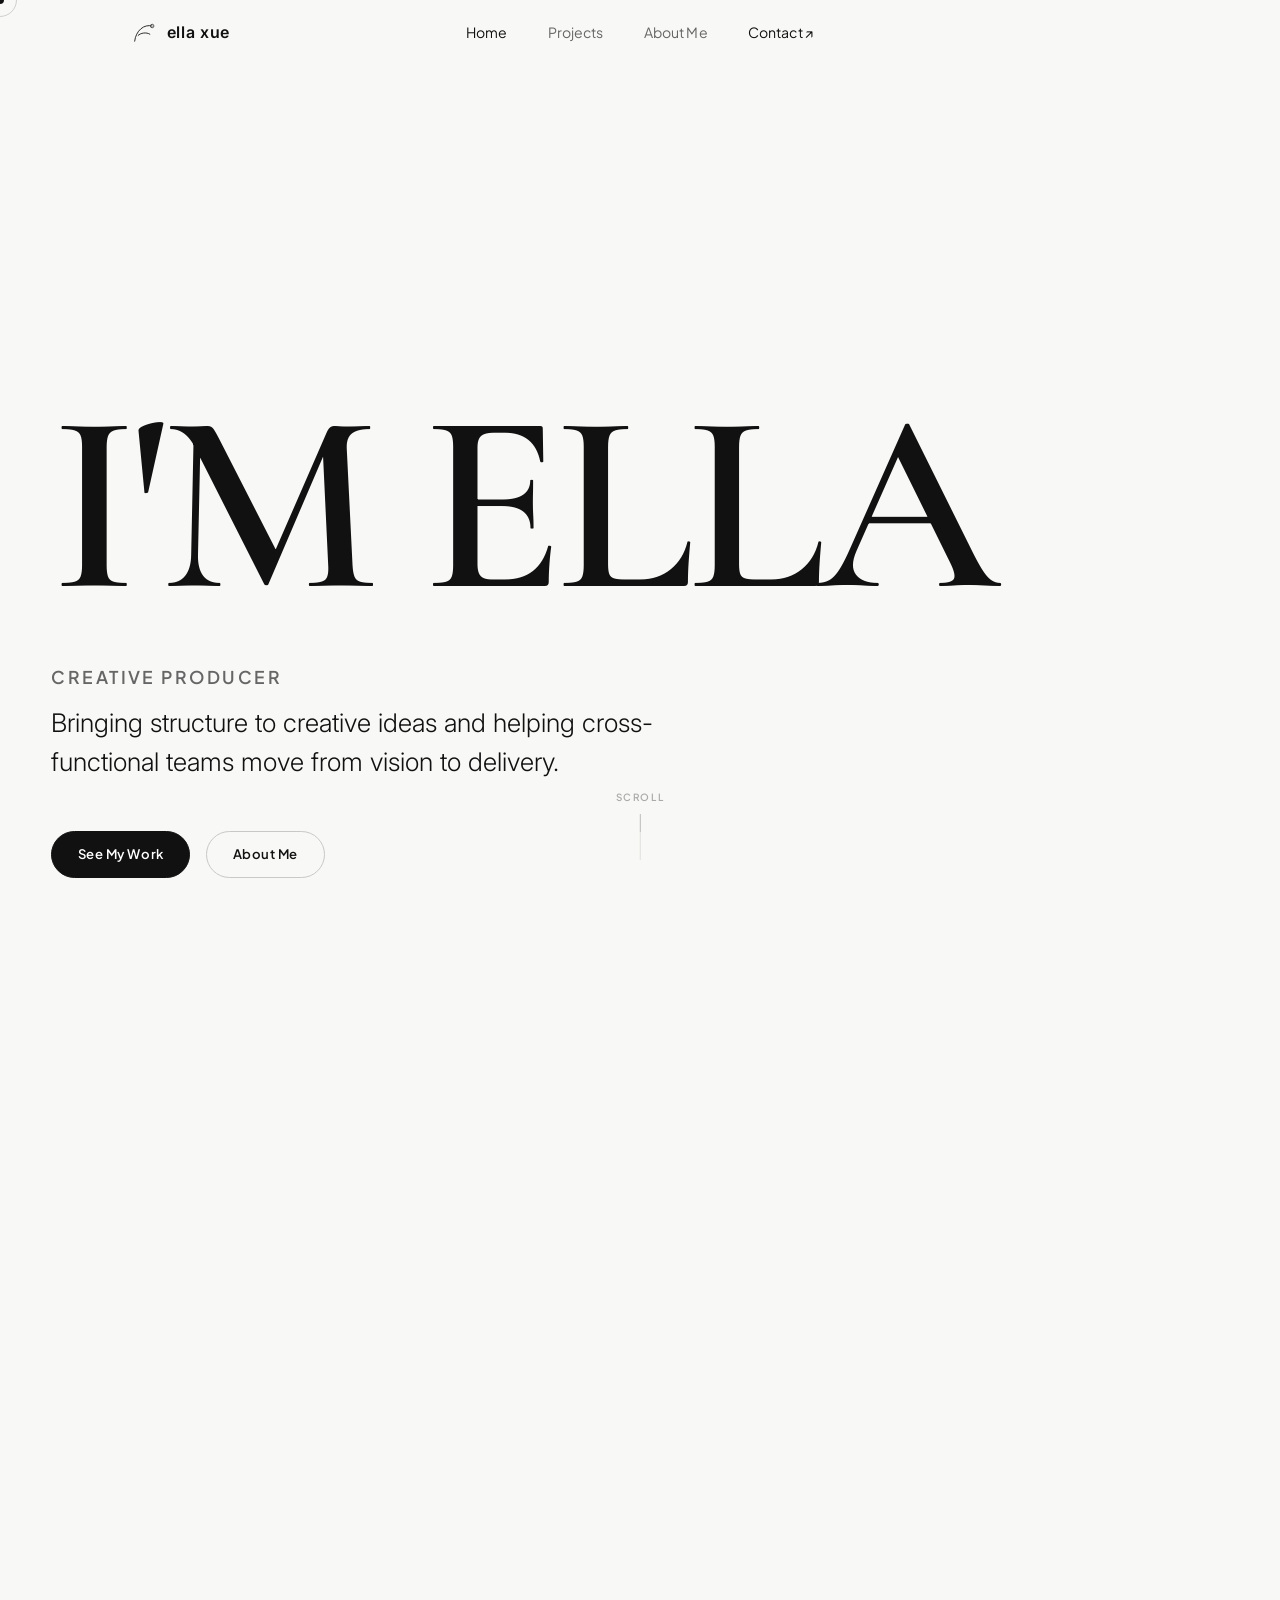
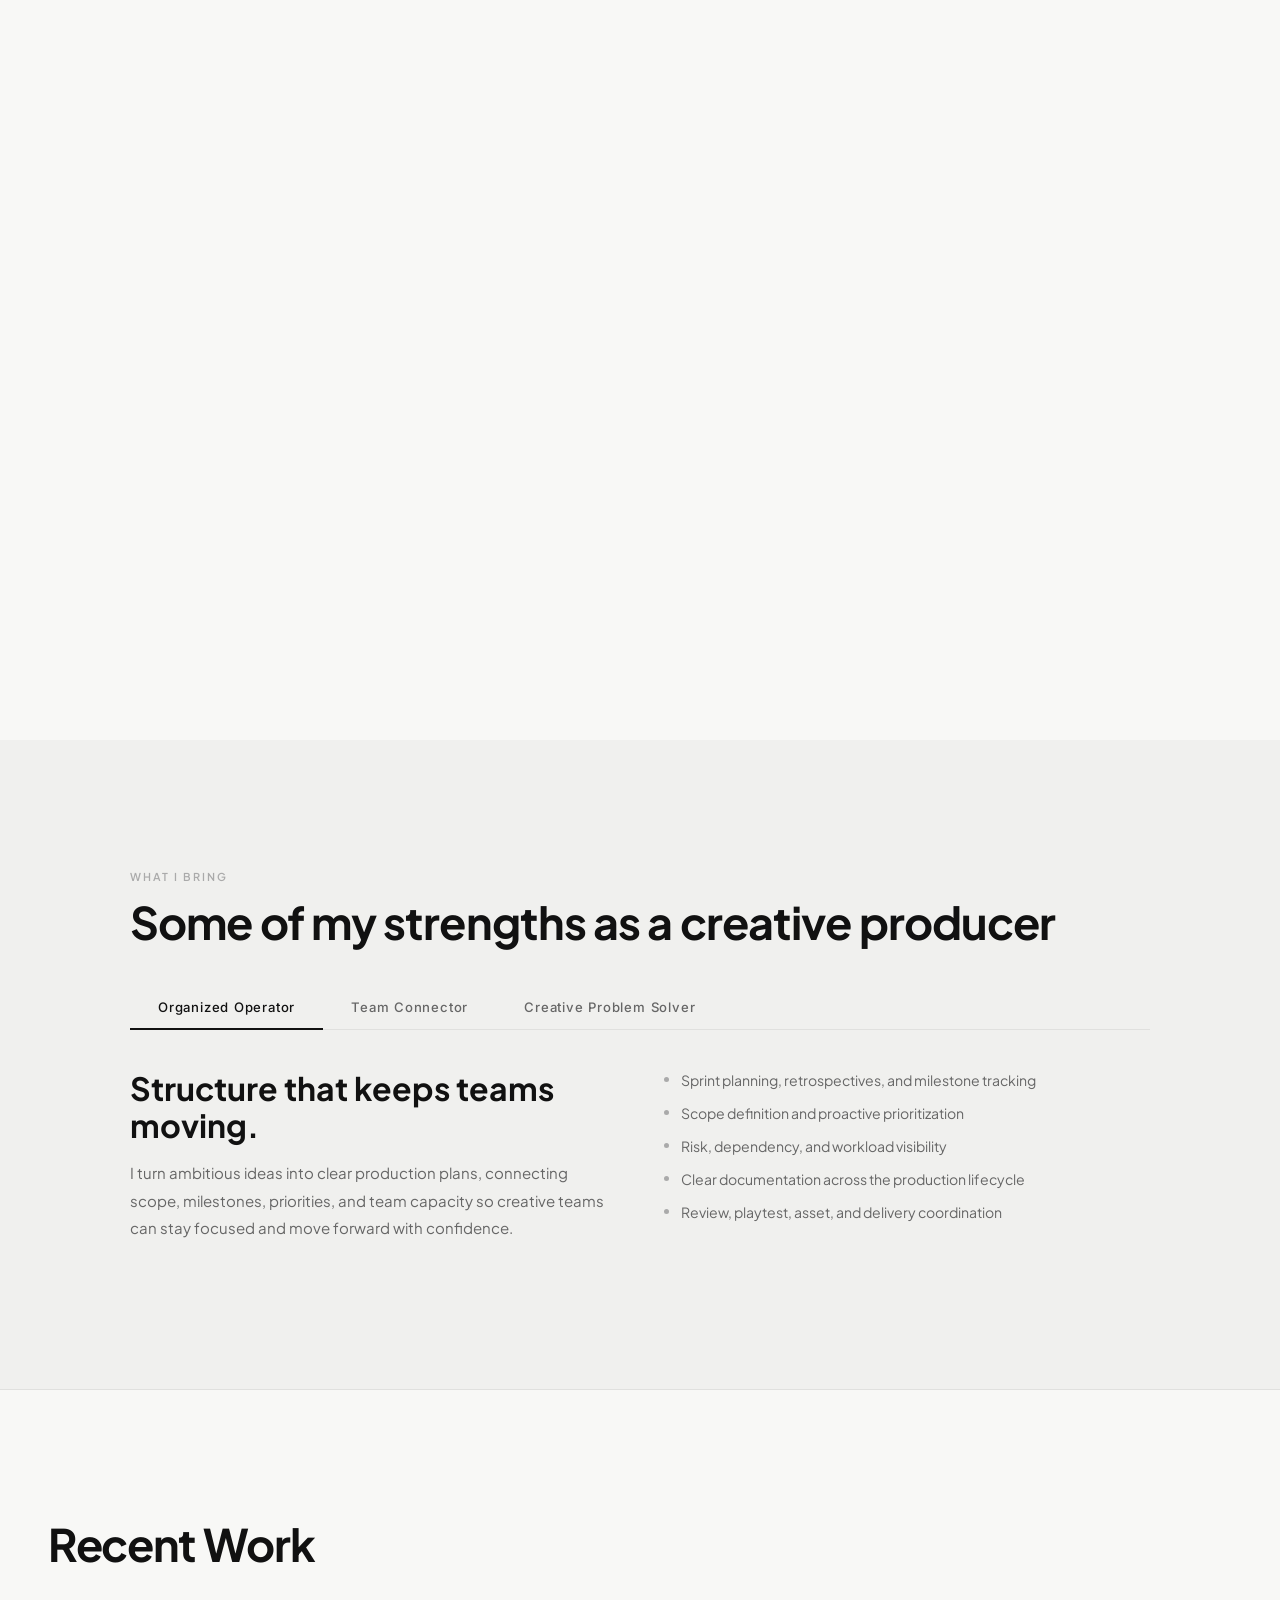
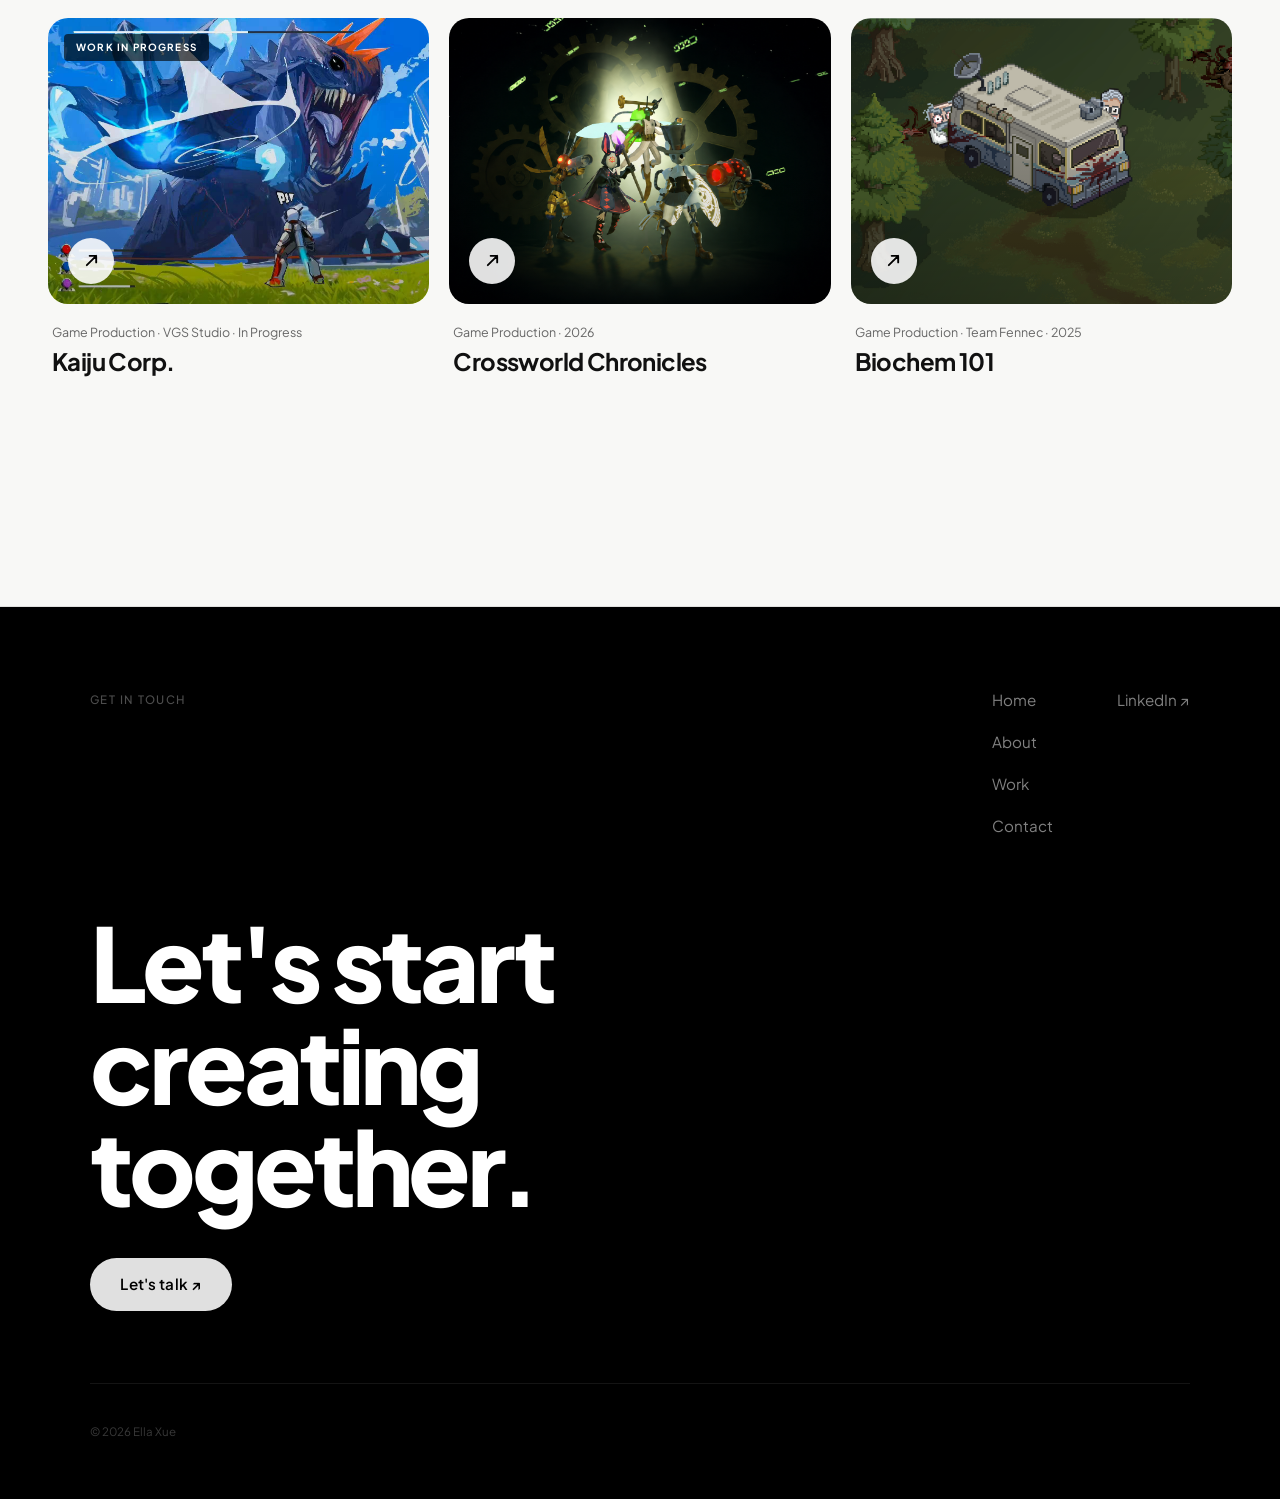
<file: index.html>
<!DOCTYPE html>
<html lang="en">
<head>
  <meta charset="UTF-8" />
  <meta name="viewport" content="width=device-width, initial-scale=1.0" />
  <title>Ella Xue — Creative Producer</title>
  <link rel="preconnect" href="https://fonts.googleapis.com" />
  <link rel="preconnect" href="https://fonts.gstatic.com" crossorigin />
  <link href="https://fonts.googleapis.com/css2?family=Cormorant+Garamond:ital,wght@0,300;0,400;0,600;1,300;1,400&family=Inter:wght@300;400;500;600&family=Plus+Jakarta+Sans:wght@300;400;500;600;700;800&display=swap" rel="stylesheet" />
  <link rel="stylesheet" href="style.css" />
</head>
<body>

<div id="cursor" aria-hidden="true"></div>
<div id="cursor-follower" aria-hidden="true"></div>

<!-- ============================================================ HEADER -->
<header id="header">
  <div class="header-inner">
    <a href="index.html" class="logo">
      <svg class="logo-mark" viewBox="0 0 48 48" fill="none" aria-hidden="true">
        <path d="M8 38 C10 20, 24 8, 38 12" stroke="currentColor" stroke-width="1.5" stroke-linecap="round"/>
        <path d="M14 28 C18 24, 28 22, 34 26" stroke="currentColor" stroke-width="1.5" stroke-linecap="round"/>
        <circle cx="38" cy="12" r="3" stroke="var(--coral)" stroke-width="1.5" fill="none"/>
      </svg>
      ella xue
    </a>
    <nav class="nav-links">
      <a href="index.html"    class="nav-link active">Home</a>
      <a href="projects.html" class="nav-link">Projects</a>
      <a href="about.html"   class="nav-link">About Me</a>
      <a href="contact.html" class="nav-link nav-link--cta">Contact ↗</a>
    </nav>
    <button class="hamburger" id="hamburger" aria-label="Toggle menu" aria-expanded="false">
      <span></span><span></span>
    </button>
  </div>
  <div class="header-rule"></div>
</header>

<div class="mobile-nav" id="mobileNav" aria-hidden="true">
  <nav>
    <a href="index.html"    class="mobile-nav-link">Home</a>
    <a href="projects.html" class="mobile-nav-link">Projects</a>
    <a href="about.html"   class="mobile-nav-link">About Me</a>
    <a href="contact.html" class="mobile-nav-link">Contact</a>
  </nav>
</div>

<main>

<!-- ============================================================ HERO -->
<div class="hero-scroll-container" id="heroScroll">
  <div class="hero-sticky" id="heroSticky">

    <!-- Name: I'M ELLA inline, slides left on scroll so ELLA aligns at 4vw -->
    <div class="hs-upper">
      <div class="hs-name-track" id="hsNameTrack">
        <h1 class="hs-big-name" aria-label="I'm Ella">
          <span class="hs-im" id="hsIm" aria-hidden="true">I'M </span><span id="hsElla">ELLA</span>
        </h1>
      </div>
    </div>

    <!-- Lower: eyebrow + crossfading descriptions + buttons -->
    <div class="hs-lower">
      <span class="hs-eyebrow" id="hsEyebrow">Creative Producer</span>
      <div class="hs-desc-wrap">
        <p class="hs-desc hs-desc--a" id="hsDescA">Bringing structure to creative ideas and helping cross-functional teams move from vision to delivery.</p>
        <p class="hs-desc hs-desc--b" id="hsDescB">A creative producer based in Vancouver, focused on games, interactive media, and the craft of bringing creative teams together.</p>
      </div>
      <div class="hs-actions">
        <a href="projects.html" class="btn btn-primary">See My Work</a>
        <a href="about.html"   class="btn btn-outline">About Me</a>
      </div>
    </div>

    <!-- Photo: contained card, fades in right on scroll -->
    <div class="hs-photo-wrap" id="hsPhotoWrap">
      <img src="assets/images/ellaphoyo.JPG" alt="Ella Xue">
      <span class="hs-photo-tag">hi, that's me :)</span>
    </div>

<div class="hs-scroll-hint" id="hsScrollHint" aria-hidden="true">
      <span class="hs-scroll-label">scroll</span>
      <div class="scroll-track"><div class="scroll-thumb"></div></div>
    </div>

  </div>
</div>

<!-- ============================================================ PM TRAITS -->
<section class="section section--alt">
  <div class="container">
    <span class="eyebrow reveal">What I Bring</span>
    <h2 class="section-heading reveal">Some of my strengths as a creative producer</h2>

    <div class="tabs-nav reveal" role="tablist">
      <button class="tab-btn active" data-tab="tab-1" role="tab" aria-selected="true">Organized Operator</button>
      <button class="tab-btn"        data-tab="tab-2" role="tab" aria-selected="false">Team Connector</button>
      <button class="tab-btn"        data-tab="tab-3" role="tab" aria-selected="false">Creative Problem Solver</button>
    </div>

    <div id="tab-1" class="tab-panel active" role="tabpanel">
      <div class="tab-text reveal">
        <h3>Structure that keeps teams moving.</h3>
        <p>I turn ambitious ideas into clear production plans, connecting scope, milestones, priorities, and team capacity so creative teams can stay focused and move forward with confidence.</p>
      </div>
      <ul class="trait-list reveal reveal-d1">
        <li>Sprint planning, retrospectives, and milestone tracking</li>
        <li>Scope definition and proactive prioritization</li>
        <li>Risk, dependency, and workload visibility</li>
        <li>Clear documentation across the production lifecycle</li>
        <li>Review, playtest, asset, and delivery coordination</li>
      </ul>
    </div>

    <div id="tab-2" class="tab-panel" role="tabpanel">
      <div class="tab-text reveal">
        <h3>Strong teams are built through trust, clarity, and empathy.</h3>
        <p>I take a people-centered approach to PM. I pay attention not just to what needs to be delivered, but to how the team is working, where people feel blocked, and what support they need to do their best work.</p>
      </div>
      <ul class="trait-list reveal reveal-d1">
        <li>Building trust and open communication within the team</li>
        <li>Connecting artists, designers, developers, clients, and stakeholders</li>
        <li>Recognizing workload concerns and blockers early</li>
        <li>Facilitating constructive discussions and resolving misalignment</li>
        <li>Supporting team morale while maintaining accountability</li>
        <li>Keeping decisions, responsibilities, and progress transparent</li>
      </ul>
    </div>

    <div id="tab-3" class="tab-panel" role="tabpanel">
      <div class="tab-text reveal">
        <h3>Finding practical paths through creative complexity.</h3>
        <p>My background in design and digital media helps me understand both the creative intention behind a project and the production realities required to deliver it. I help turn uncertainty into clear, actionable next steps.</p>
      </div>
      <ul class="trait-list reveal reveal-d1">
        <li>Creative problem-solving within production constraints</li>
        <li>Translating broad ideas into achievable production steps</li>
        <li>Supporting design, art, technical, and production discussions</li>
        <li>Synthesizing feedback into focused priorities</li>
        <li>Visual communication of concepts, workflows, and progress</li>
        <li>Balancing creative ambition, quality, scope, and feasibility</li>
      </ul>
    </div>
  </div>
</section>


<!-- ============================================================ RECENT WORK -->
<section class="rw-section">
  <div class="container">
    <div class="rw-top reveal">
      <h2 class="rw-heading">Recent Work</h2>
    </div>
    <div class="rw-grid">
      <a href="kaijucorp.html" class="rw-card reveal">
        <div class="rw-img-wrap rw-img-1">
          <div class="rw-img-thumb" style="background: url('assets/images/kajiucorp/cover.JPG') center/cover no-repeat;"></div>
          <span class="wip-badge">Work in Progress</span>
          <div class="rw-arrow" aria-hidden="true">
            <svg viewBox="0 0 16 16" fill="none" stroke="currentColor" stroke-width="2" stroke-linecap="round" stroke-linejoin="round">
              <path d="M3 13L13 3M13 3H6M13 3v7"/>
            </svg>
          </div>
        </div>
        <div class="rw-card-info">
          <span class="rw-card-meta">Game Production · VGS Studio · In Progress</span>
          <span class="rw-card-name">Kaiju Corp.</span>
        </div>
      </a>
      <a href="crossworld.html" class="rw-card reveal reveal-d1">
        <div class="rw-img-wrap rw-img-2">
          <div class="rw-img-thumb" style="background: url('assets/images/crossworld/background.png') center/cover no-repeat;"></div>
          <div class="rw-arrow" aria-hidden="true">
            <svg viewBox="0 0 16 16" fill="none" stroke="currentColor" stroke-width="2" stroke-linecap="round" stroke-linejoin="round">
              <path d="M3 13L13 3M13 3H6M13 3v7"/>
            </svg>
          </div>
        </div>
        <div class="rw-card-info">
          <span class="rw-card-meta">Game Production · 2026</span>
          <span class="rw-card-name">Crossworld Chronicles</span>
        </div>
      </a>
      <a href="biochem101.html" class="rw-card reveal reveal-d2">
        <div class="rw-img-wrap rw-img-3">
          <div class="rw-img-thumb" style="background: url('assets/images/biochem-101/coVER.png') center/cover no-repeat;"></div>
          <div class="rw-arrow" aria-hidden="true">
            <svg viewBox="0 0 16 16" fill="none" stroke="currentColor" stroke-width="2" stroke-linecap="round" stroke-linejoin="round">
              <path d="M3 13L13 3M13 3H6M13 3v7"/>
            </svg>
          </div>
        </div>
        <div class="rw-card-info">
          <span class="rw-card-meta">Game Production · Team Fennec · 2025</span>
          <span class="rw-card-name">Biochem 101</span>
        </div>
      </a>
    </div>
    <div class="rw-cta reveal">
      <a href="projects.html" class="btn btn-outline">View All Projects</a>
    </div>
  </div>
</section>


</main>

<div class="proj-end">
  <div class="proj-end-inner">
    <span class="proj-end-label">Get in touch</span>
    <nav class="proj-end-nav">
      <div class="proj-end-nav-col">
        <a href="index.html">Home</a>
        <a href="about.html">About</a>
        <a href="projects.html">Work</a>
        <a href="contact.html">Contact</a>
      </div>
      <div class="proj-end-nav-col">
        <a href="https://www.linkedin.com/in/ella-xue-676157253/" target="_blank" rel="noopener">LinkedIn ↗</a>
      </div>
    </nav>
  </div>
  <div class="proj-end-body">
    <h2 class="proj-end-heading">Let's start<br>creating together.</h2>
    <a href="contact.html" class="proj-end-btn">Let's talk ↗</a>
  </div>
  <div class="proj-end-foot">
    <span>© 2026 Ella Xue</span>
  </div>
</div>

<script src="main.js"></script>
</body>
</html>
</file>
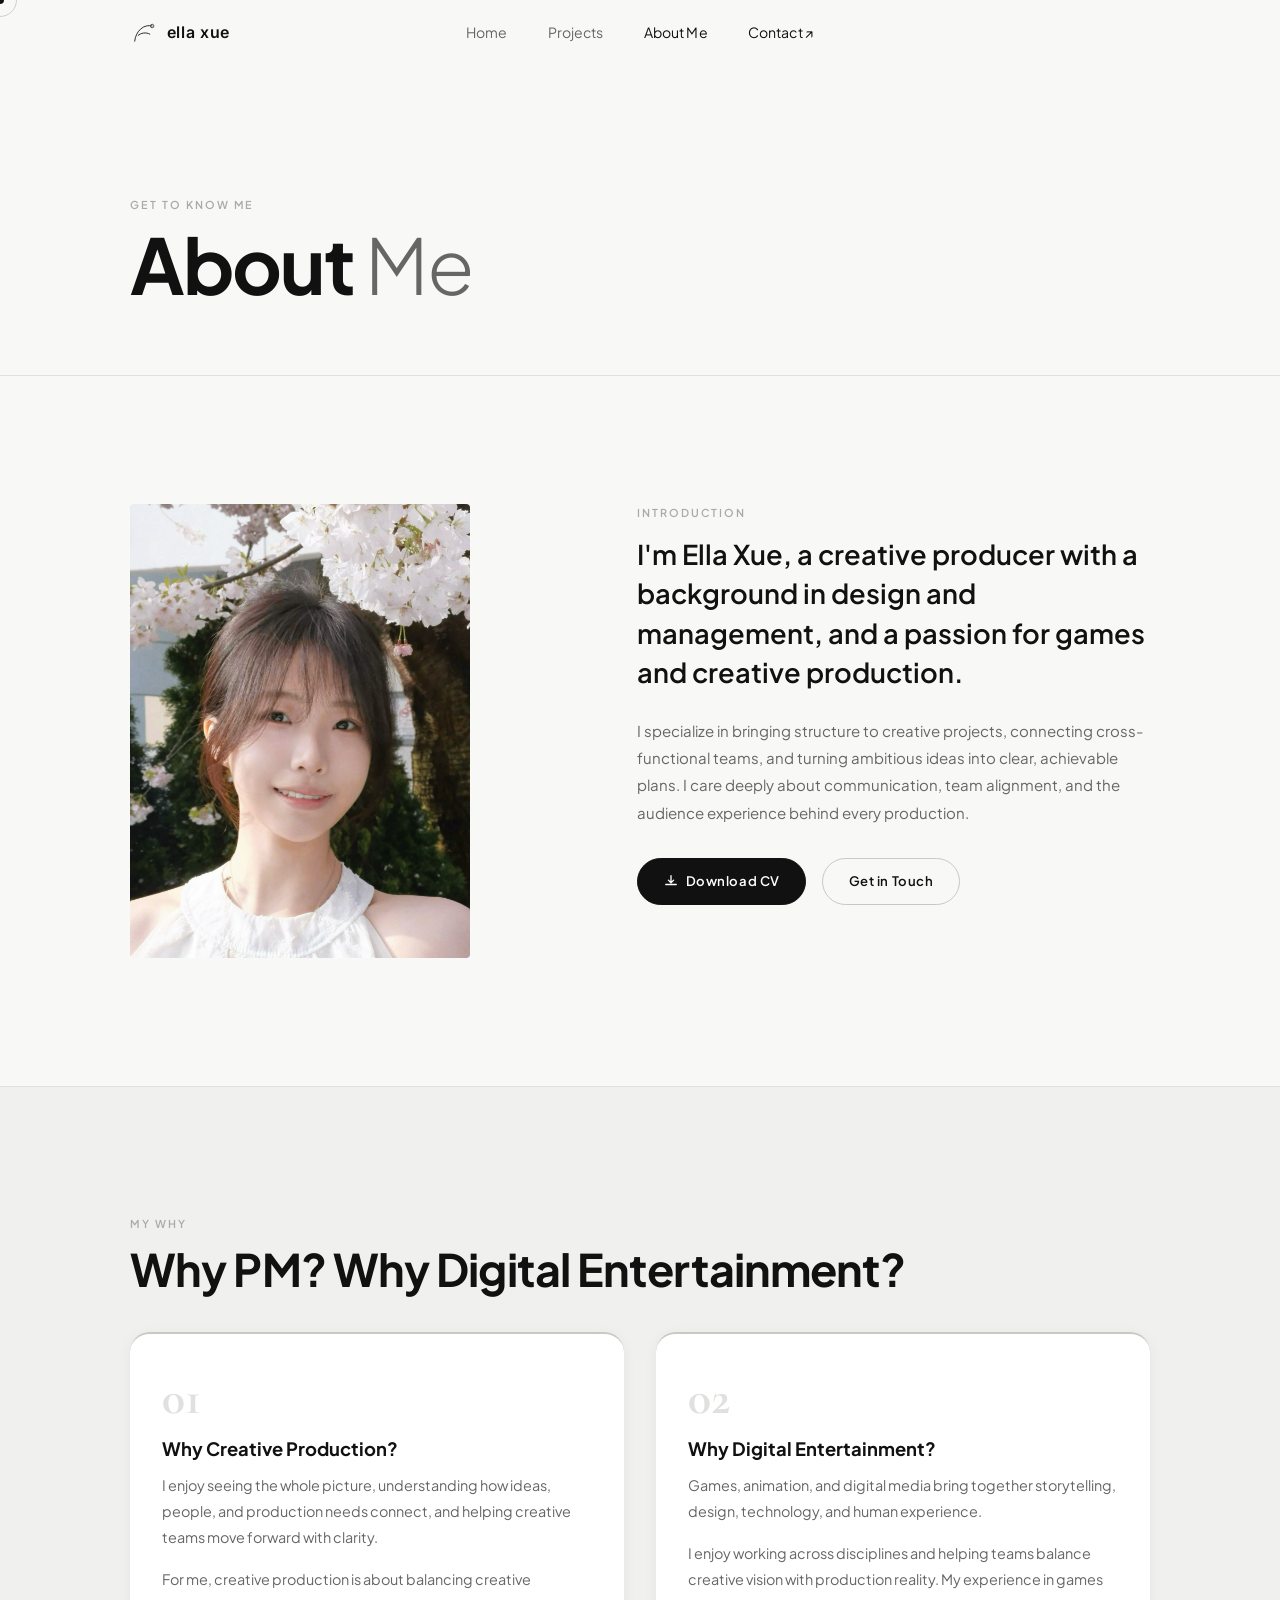
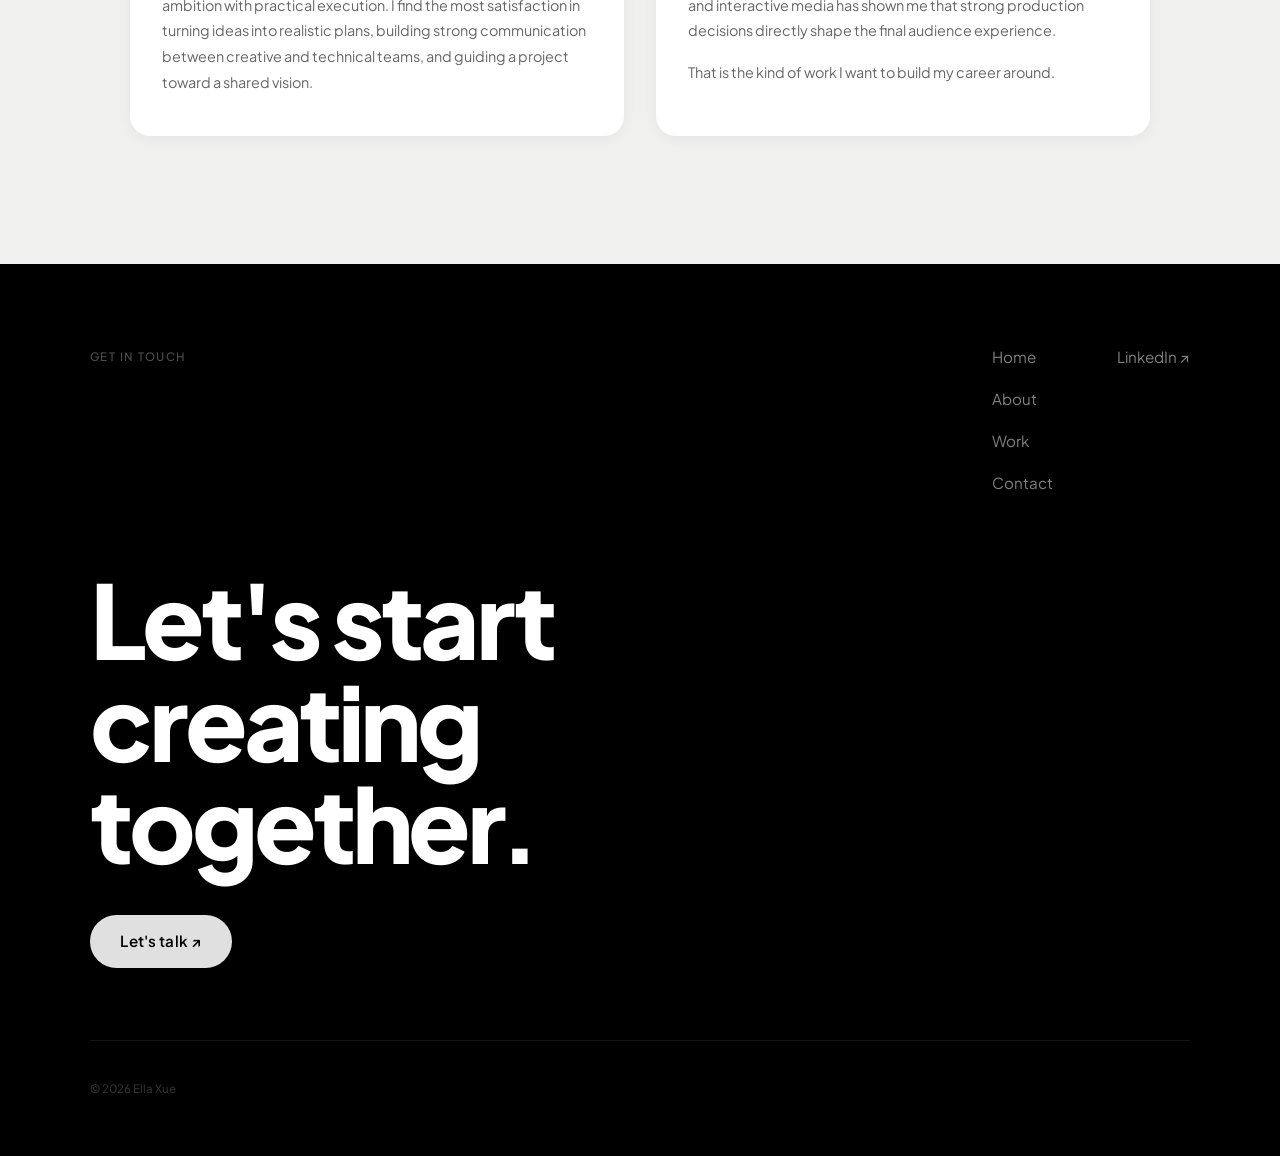
<file: about.html>
<!DOCTYPE html>
<html lang="en">
<head>
  <meta charset="UTF-8" />
  <meta name="viewport" content="width=device-width, initial-scale=1.0" />
  <title>About Me — Ella Xue</title>
  <link rel="preconnect" href="https://fonts.googleapis.com" />
  <link rel="preconnect" href="https://fonts.gstatic.com" crossorigin />
  <link href="https://fonts.googleapis.com/css2?family=Cormorant+Garamond:ital,wght@0,300;0,400;0,600;1,300;1,400&family=Inter:wght@300;400;500;600&family=Plus+Jakarta+Sans:wght@300;400;500;600;700;800&display=swap" rel="stylesheet" />
  <link rel="stylesheet" href="style.css" />
</head>
<body>

<div id="cursor" aria-hidden="true"></div>
<div id="cursor-follower" aria-hidden="true"></div>

<!-- HEADER -->
<header id="header">
  <div class="header-inner">
    <a href="index.html" class="logo">
      <svg class="logo-mark" viewBox="0 0 48 48" fill="none" aria-hidden="true">
        <path d="M8 38 C10 20,24 8,38 12" stroke="currentColor" stroke-width="1.5" stroke-linecap="round"/>
        <path d="M14 28 C18 24,28 22,34 26" stroke="currentColor" stroke-width="1.5" stroke-linecap="round"/>
        <circle cx="38" cy="12" r="3" stroke="var(--coral)" stroke-width="1.5" fill="none"/>
      </svg>
      ella xue
    </a>
    <nav class="nav-links">
      <a href="index.html"    class="nav-link">Home</a>
      <a href="projects.html" class="nav-link">Projects</a>
      <a href="about.html"   class="nav-link active">About Me</a>
      <a href="contact.html" class="nav-link nav-link--cta">Contact ↗</a>
    </nav>
    <button class="hamburger" id="hamburger" aria-label="Toggle menu" aria-expanded="false">
      <span></span><span></span>
    </button>
  </div>
  <div class="header-rule"></div>
</header>
<div class="mobile-nav" id="mobileNav" aria-hidden="true">
  <nav>
    <a href="index.html"    class="mobile-nav-link">Home</a>
    <a href="projects.html" class="mobile-nav-link">Projects</a>
    <a href="about.html"   class="mobile-nav-link">About Me</a>
    <a href="contact.html" class="mobile-nav-link">Contact</a>
  </nav>
</div>

<main class="page-top">

<!-- PAGE HERO -->
<div class="page-hero">
  <div class="container">
    <span class="page-hero-eyebrow reveal">Get to know me</span>
    <h1 class="page-hero-title reveal">About <em>Me</em></h1>
</div>
</div>

<!-- ============================================================ INTRO + BACKGROUND -->
<section class="section">
  <div class="container">
    <div class="about-intro-grid">
      <div class="about-avatar reveal">
        <div class="portrait-frame">
          <div class="portrait-inner">
            <img src="assets/images/ellaphoyo.JPG" alt="Ella Xue">
          </div>
        </div>
      </div>
      <div>
        <span class="eyebrow reveal">Introduction</span>
        <p class="about-lead reveal">I'm Ella Xue, a creative producer with a background in design and management, and a passion for games and creative production.</p>
        <p class="about-body reveal">I specialize in bringing structure to creative projects, connecting cross-functional teams, and turning ambitious ideas into clear, achievable plans. I care deeply about communication, team alignment, and the audience experience behind every production.</p>
        <div class="about-actions reveal">
          <a href="assets/images/EllaXueResume-ProductionAssistant.pdf" download class="btn btn-primary">
            <svg viewBox="0 0 16 16" fill="none" stroke="currentColor" stroke-width="1.5" stroke-linecap="round"><path d="M8 2v8M5 7l3 3 3-3M2 12h12"/></svg>
            Download CV
          </a>
          <a href="contact.html" class="btn btn-outline">Get in Touch</a>
        </div>
      </div>
    </div>
  </div>
</section>

<!-- ============================================================ WHY PM / WHY DIGITAL ENTERTAINMENT -->
<section class="section section--alt">
  <div class="container">
    <span class="eyebrow reveal">My Why</span>
    <h2 class="section-heading reveal">Why PM? Why Digital Entertainment?</h2>
    <div class="why-grid">
      <div class="why-card reveal">
        <p class="why-num">01</p>
        <h3 class="why-title">Why Creative Production?</h3>
        <p class="why-body">I enjoy seeing the whole picture, understanding how ideas, people, and production needs connect, and helping creative teams move forward with clarity.</p>
        <p class="why-body" style="margin-top:1rem;">For me, creative production is about balancing creative ambition with practical execution. I find the most satisfaction in turning ideas into realistic plans, building strong communication between creative and technical teams, and guiding a project toward a shared vision.</p>
      </div>
      <div class="why-card reveal reveal-d1">
        <p class="why-num">02</p>
        <h3 class="why-title">Why Digital Entertainment?</h3>
        <p class="why-body">Games, animation, and digital media bring together storytelling, design, technology, and human experience.</p>
        <p class="why-body" style="margin-top:1rem;">I enjoy working across disciplines and helping teams balance creative vision with production reality. My experience in games and interactive media has shown me that strong production decisions directly shape the final audience experience.</p>
        <p class="why-body" style="margin-top:1rem;">That is the kind of work I want to build my career around.</p>
      </div>
    </div>
  </div>
</section>



<!-- ============================================================ OUTSIDE WORK -->

</main>

<div class="proj-end">
  <div class="proj-end-inner">
    <span class="proj-end-label">Get in touch</span>
    <nav class="proj-end-nav">
      <div class="proj-end-nav-col">
        <a href="index.html">Home</a>
        <a href="about.html">About</a>
        <a href="projects.html">Work</a>
        <a href="contact.html">Contact</a>
      </div>
      <div class="proj-end-nav-col">
        <a href="https://www.linkedin.com/in/ella-xue-676157253/" target="_blank" rel="noopener">LinkedIn ↗</a>
      </div>
    </nav>
  </div>
  <div class="proj-end-body">
    <h2 class="proj-end-heading">Let's start<br>creating together.</h2>
    <a href="contact.html" class="proj-end-btn">Let's talk ↗</a>
  </div>
  <div class="proj-end-foot">
    <span>© 2026 Ella Xue</span>
  </div>
</div>

<script src="main.js"></script>
</body>
</html>
</file>
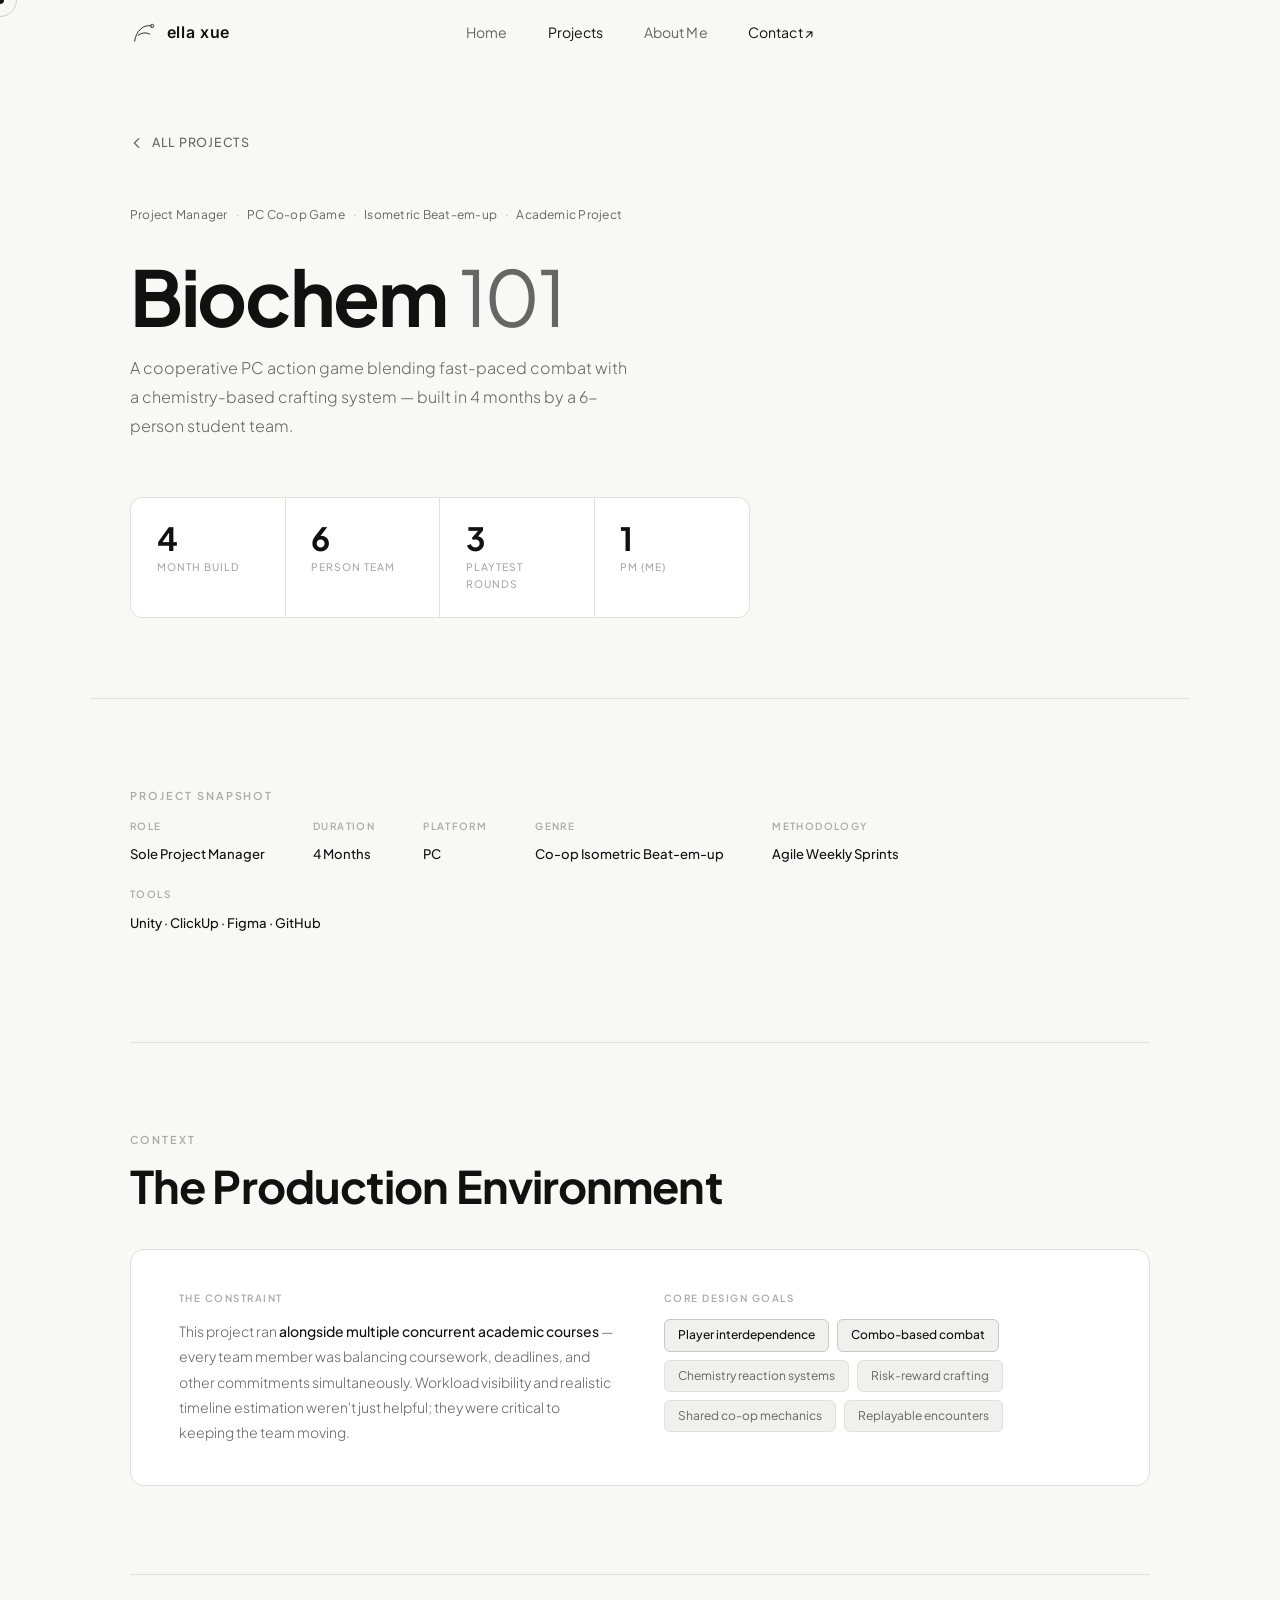
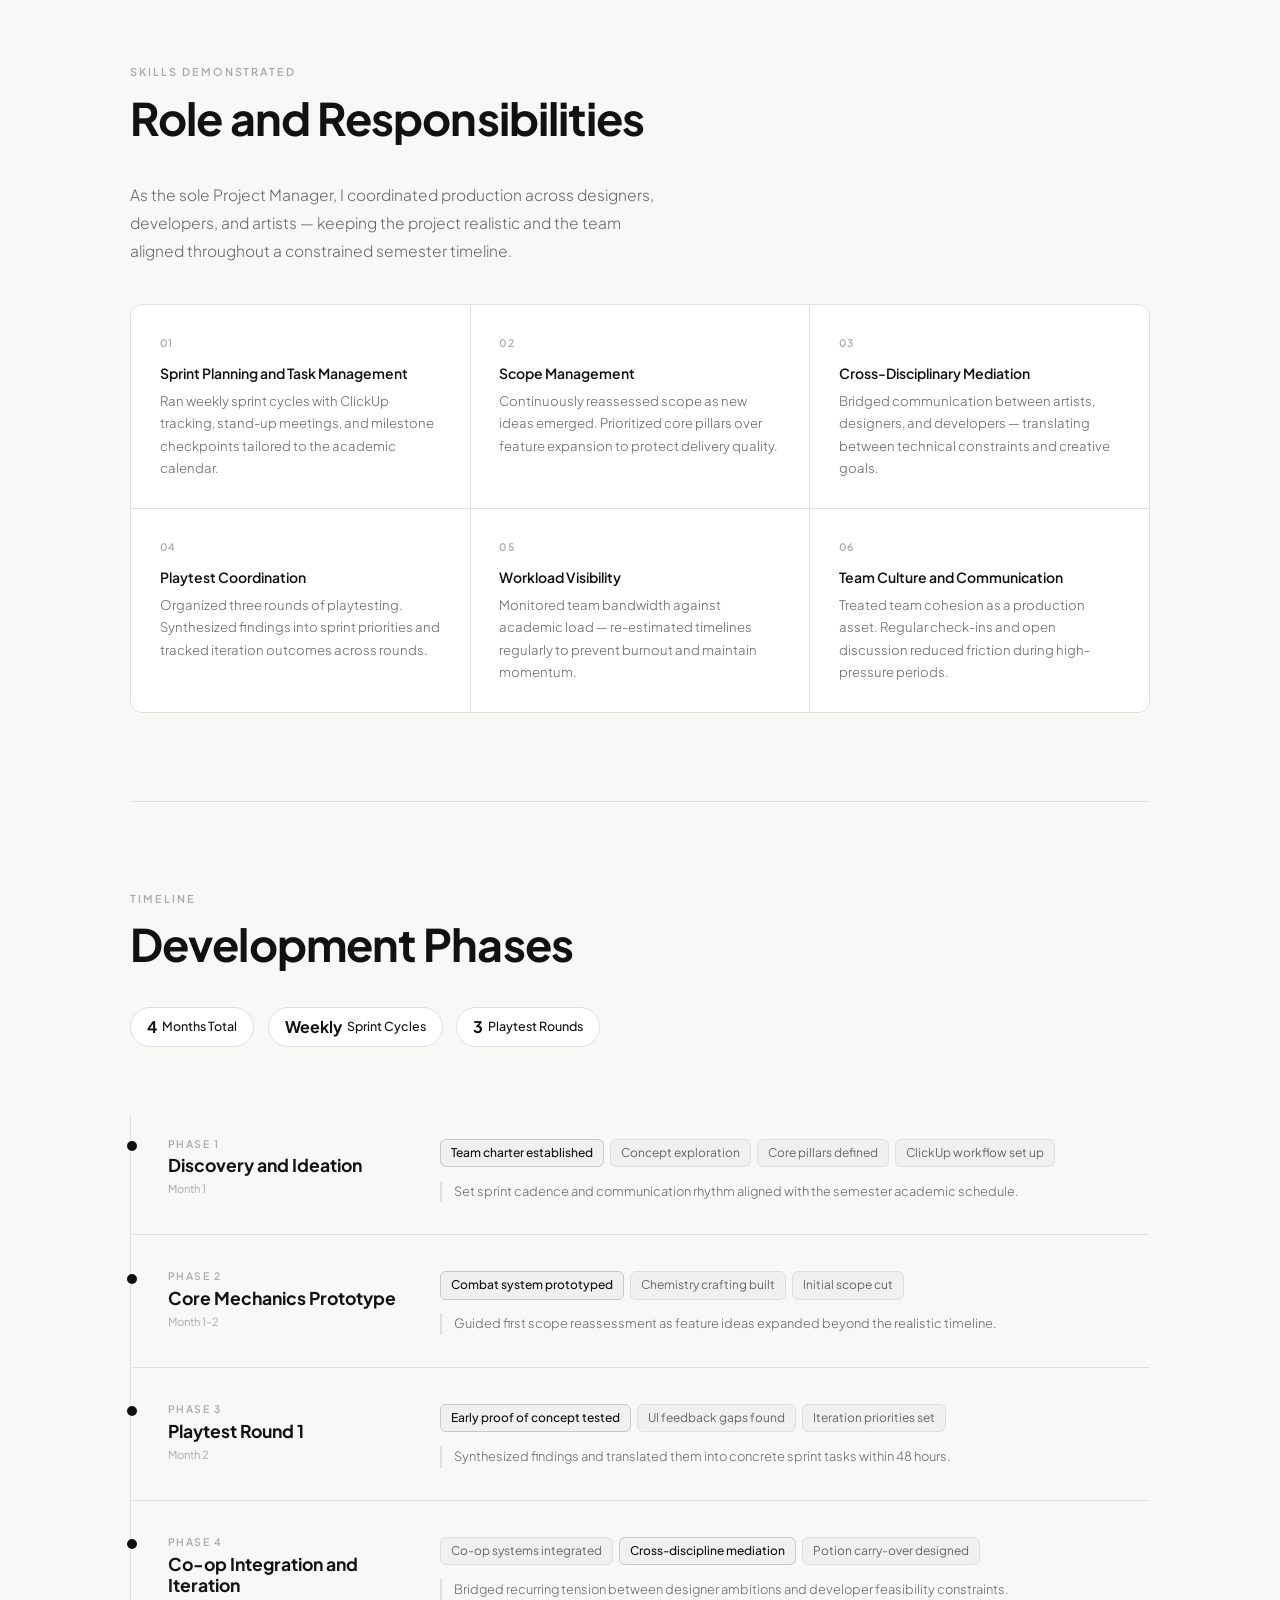
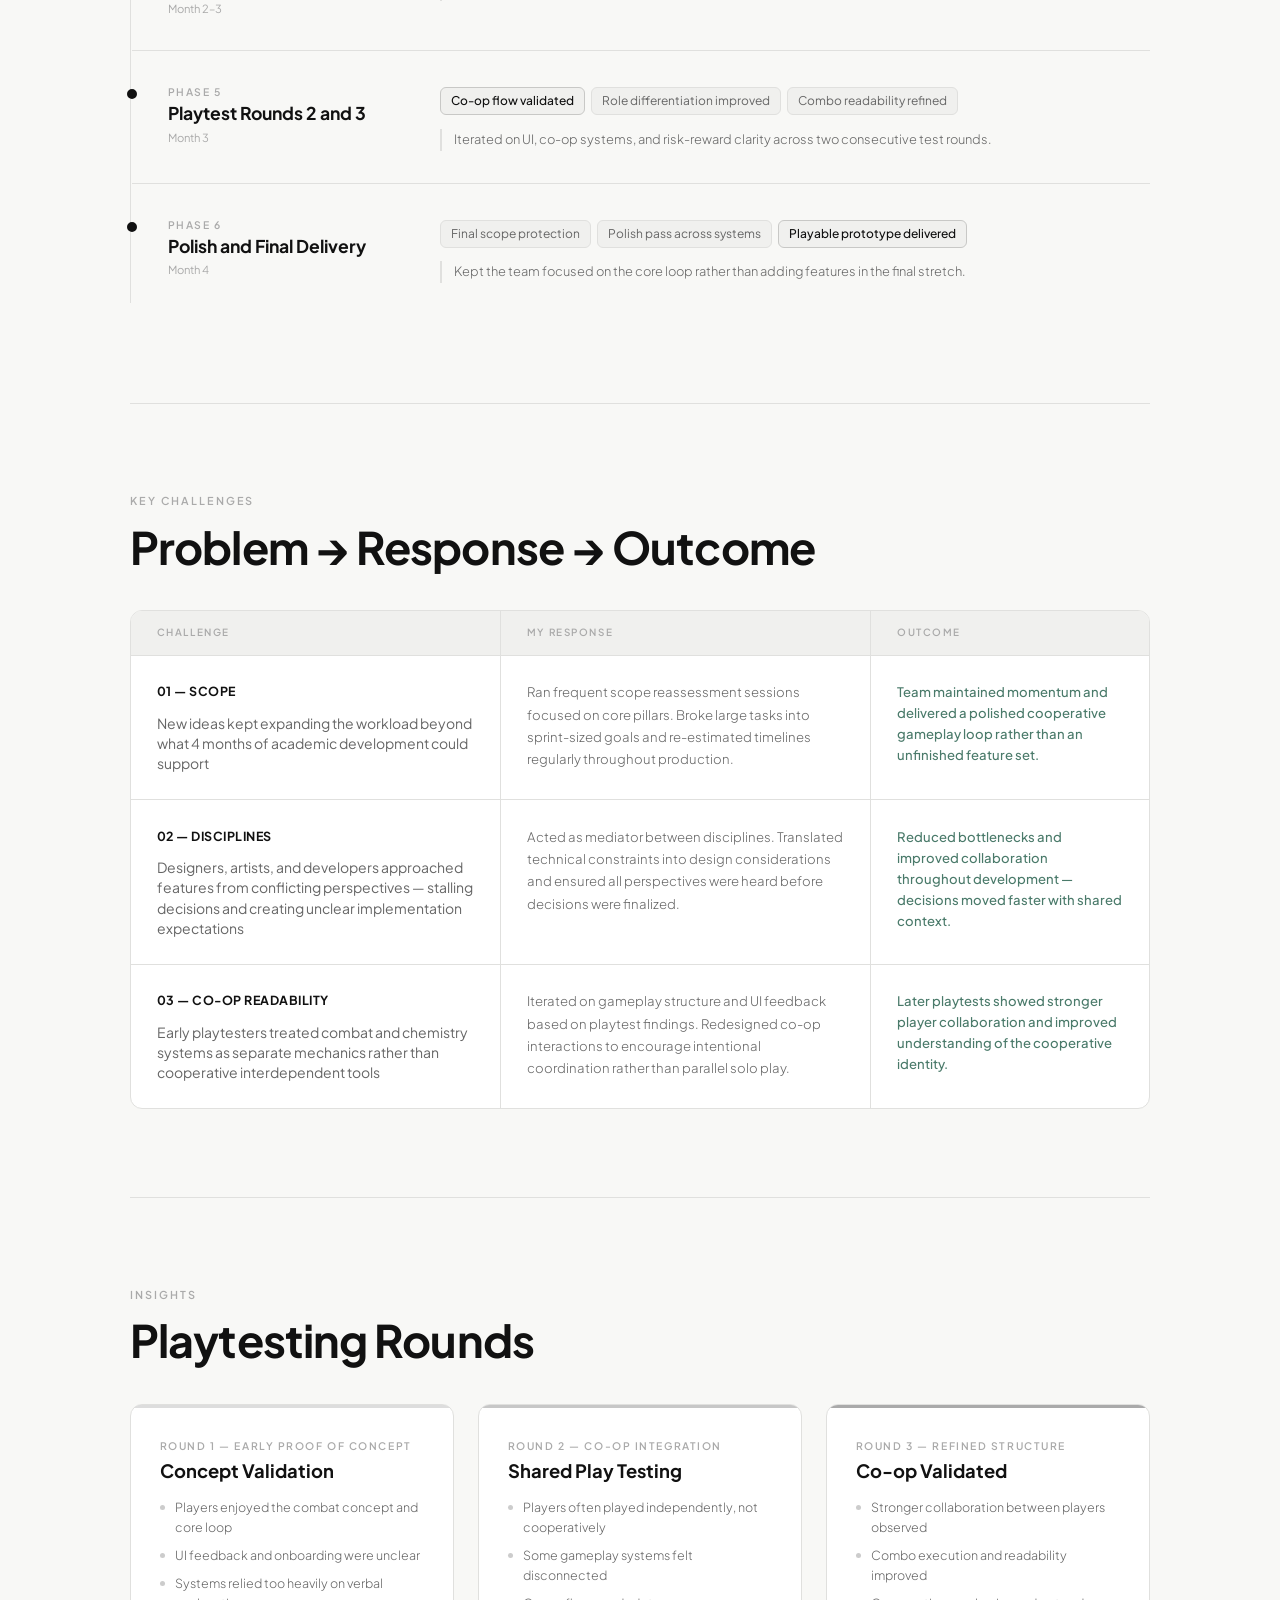
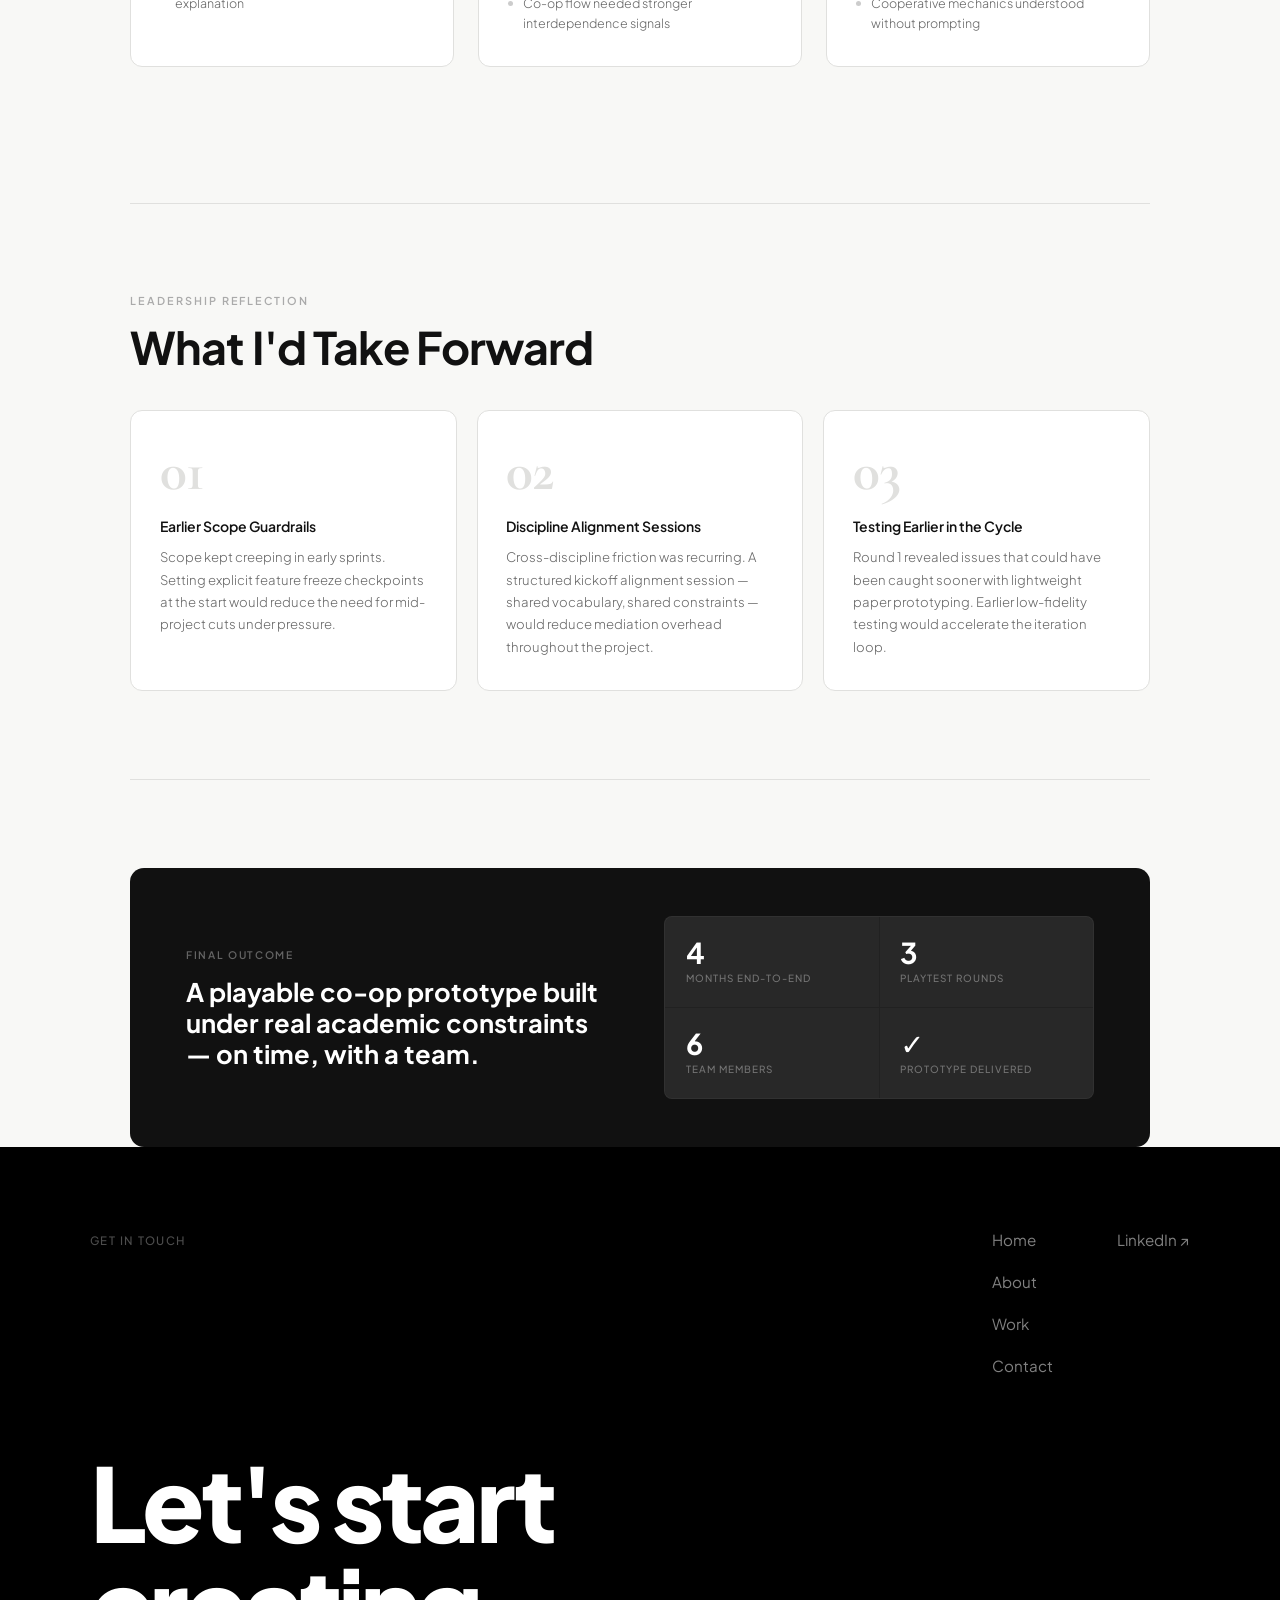
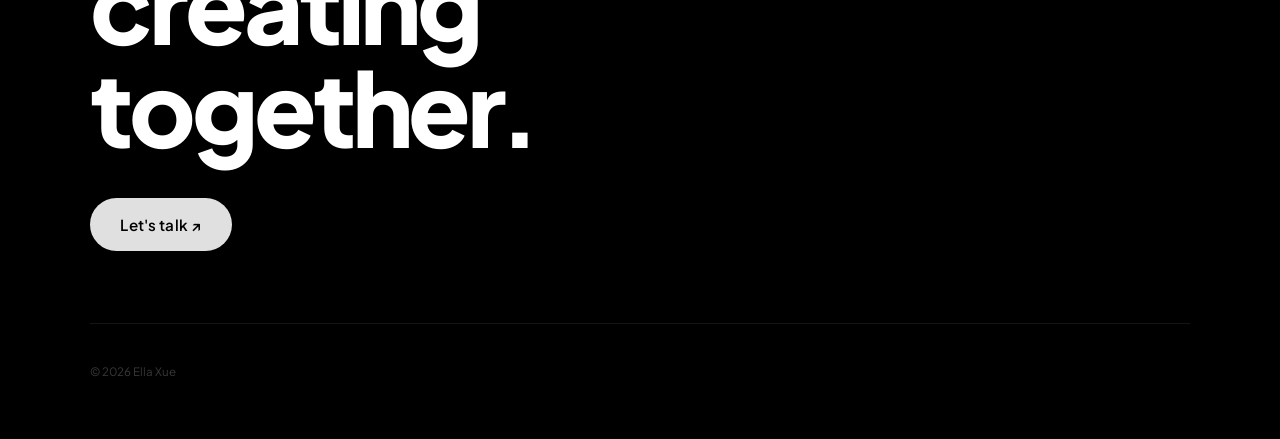
<file: biochem-101.html>
<!DOCTYPE html>
<html lang="en">
<head>
  <meta charset="UTF-8" />
  <meta name="viewport" content="width=device-width, initial-scale=1.0" />
  <title>Biochem 101 — Ella Xue</title>
  <link rel="preconnect" href="https://fonts.googleapis.com" />
  <link rel="preconnect" href="https://fonts.gstatic.com" crossorigin />
  <link href="https://fonts.googleapis.com/css2?family=Cormorant+Garamond:ital,wght@0,300;0,400;0,600;1,300;1,400&family=Inter:wght@300;400;500;600&family=Plus+Jakarta+Sans:wght@300;400;500;600;700;800&display=swap" rel="stylesheet" />
  <link rel="stylesheet" href="style.css" />
</head>
<body>

<div id="cursor" aria-hidden="true"></div>
<div id="cursor-follower" aria-hidden="true"></div>

<!-- ============================================================ HEADER -->
<header id="header">
  <div class="header-inner">
    <a href="index.html" class="logo">
      <svg class="logo-mark" viewBox="0 0 48 48" fill="none" aria-hidden="true">
        <path d="M8 38 C10 20, 24 8, 38 12" stroke="currentColor" stroke-width="1.5" stroke-linecap="round"/>
        <path d="M14 28 C18 24, 28 22, 34 26" stroke="currentColor" stroke-width="1.5" stroke-linecap="round"/>
        <circle cx="38" cy="12" r="3" stroke="var(--coral)" stroke-width="1.5" fill="none"/>
      </svg>
      ella xue
    </a>
    <nav class="nav-links" aria-label="Main navigation">
      <a href="index.html"     class="nav-link">Home</a>
      <a href="projects.html" class="nav-link active">Projects</a>
      <a href="about.html"    class="nav-link">About Me</a>
      <a href="contact.html"  class="nav-link nav-link--cta">Contact ↗</a>
    </nav>
    <button class="hamburger" id="hamburger" aria-label="Toggle menu" aria-expanded="false">
      <span></span><span></span>
    </button>
  </div>
  <div class="header-rule"></div>
</header>

<div class="mobile-nav" id="mobileNav" aria-hidden="true">
  <nav>
    <a href="index.html"     class="mobile-nav-link">Home</a>
    <a href="projects.html" class="mobile-nav-link">Projects</a>
    <a href="about.html"    class="mobile-nav-link">About Me</a>
    <a href="contact.html"  class="mobile-nav-link">Contact</a>
  </nav>
</div>

<main>

  <!-- ============================================================ HERO -->
  <div class="proj-hero">

    <div class="proj-breadcrumb reveal">
      <a href="projects.html" class="back-link">
        <svg viewBox="0 0 16 16" fill="none" stroke="currentColor" stroke-width="1.5" stroke-linecap="round" stroke-linejoin="round">
          <path d="M10 3L5 8l5 5"/>
        </svg>
        All Projects
      </a>
    </div>

    <div class="hero-tags reveal">
      <span class="tag tag-pm">Project Manager</span>
      <span class="tag tag-type">PC Co-op Game</span>
      <span class="tag tag-type">Isometric Beat-em-up</span>
      <span class="tag tag-academic">Academic Project</span>
    </div>

    <h1 class="proj-hero-title reveal reveal-d1">
      Biochem <em>101</em>
    </h1>

    <p class="proj-hero-sub reveal reveal-d2">
      A cooperative PC action game blending fast-paced combat with a chemistry-based crafting system — built in 4 months by a 6-person student team.
    </p>

    <div class="hero-stats reveal reveal-d3">
      <div class="stat-box">
        <span class="stat-num">4</span>
        <span class="stat-label">Month Build</span>
      </div>
      <div class="stat-box">
        <span class="stat-num">6</span>
        <span class="stat-label">Person Team</span>
      </div>
      <div class="stat-box">
        <span class="stat-num">3</span>
        <span class="stat-label">Playtest Rounds</span>
      </div>
      <div class="stat-box">
        <span class="stat-num">1</span>
        <span class="stat-label">PM (me)</span>
      </div>
    </div>

  </div>

  <div class="proj-wrap">

    <!-- ============================================================ SNAPSHOT -->
    <section class="proj-section">
      <span class="eyebrow reveal">Project Snapshot</span>
      <div class="snapshot-row reveal reveal-d1">
        <div class="snap-cell">
          <span class="snap-key">Role</span>
          <span class="snap-val">Sole Project Manager</span>
        </div>
        <div class="snap-cell">
          <span class="snap-key">Duration</span>
          <span class="snap-val">4 Months</span>
        </div>
        <div class="snap-cell">
          <span class="snap-key">Platform</span>
          <span class="snap-val">PC</span>
        </div>
        <div class="snap-cell">
          <span class="snap-key">Genre</span>
          <span class="snap-val">Co-op Isometric Beat-em-up</span>
        </div>
        <div class="snap-cell">
          <span class="snap-key">Methodology</span>
          <span class="snap-val">Agile Weekly Sprints</span>
        </div>
        <div class="snap-cell">
          <span class="snap-key">Tools</span>
          <span class="snap-val">Unity · ClickUp · Figma · GitHub</span>
        </div>
      </div>
    </section>

    <!-- ============================================================ CONTEXT -->
    <section class="proj-section">
      <span class="eyebrow reveal">Context</span>
      <h2 class="section-heading reveal reveal-d1">The Production Environment</h2>
      <div class="context-block reveal reveal-d2">
        <div>
          <span class="context-label">The Constraint</span>
          <p class="context-text">
            This project ran <strong>alongside multiple concurrent academic courses</strong> — every team member was balancing coursework, deadlines, and other commitments simultaneously. Workload visibility and realistic timeline estimation weren't just helpful; they were critical to keeping the team moving.
          </p>
        </div>
        <div>
          <span class="context-label">Core Design Goals</span>
          <div class="context-pills">
            <span class="context-pill highlight">Player interdependence</span>
            <span class="context-pill highlight">Combo-based combat</span>
            <span class="context-pill">Chemistry reaction systems</span>
            <span class="context-pill">Risk-reward crafting</span>
            <span class="context-pill">Shared co-op mechanics</span>
            <span class="context-pill">Replayable encounters</span>
          </div>
        </div>
      </div>
    </section>

    <!-- ============================================================ ROLE -->
    <section class="proj-section">
      <span class="eyebrow reveal">Skills Demonstrated</span>
      <h2 class="section-heading reveal reveal-d1">Role and Responsibilities</h2>
      <p class="role-intro reveal reveal-d2">
        As the sole Project Manager, I coordinated production across designers, developers, and artists — keeping the project realistic and the team aligned throughout a constrained semester timeline.
      </p>
      <div class="role-grid">
        <div class="role-card reveal reveal-d1">
          <span class="role-idx">01</span>
          <p class="role-name">Sprint Planning and Task Management</p>
          <p class="role-desc">Ran weekly sprint cycles with ClickUp tracking, stand-up meetings, and milestone checkpoints tailored to the academic calendar.</p>
        </div>
        <div class="role-card reveal reveal-d2">
          <span class="role-idx">02</span>
          <p class="role-name">Scope Management</p>
          <p class="role-desc">Continuously reassessed scope as new ideas emerged. Prioritized core pillars over feature expansion to protect delivery quality.</p>
        </div>
        <div class="role-card reveal reveal-d3">
          <span class="role-idx">03</span>
          <p class="role-name">Cross-Disciplinary Mediation</p>
          <p class="role-desc">Bridged communication between artists, designers, and developers — translating between technical constraints and creative goals.</p>
        </div>
        <div class="role-card reveal reveal-d1">
          <span class="role-idx">04</span>
          <p class="role-name">Playtest Coordination</p>
          <p class="role-desc">Organized three rounds of playtesting. Synthesized findings into sprint priorities and tracked iteration outcomes across rounds.</p>
        </div>
        <div class="role-card reveal reveal-d2">
          <span class="role-idx">05</span>
          <p class="role-name">Workload Visibility</p>
          <p class="role-desc">Monitored team bandwidth against academic load — re-estimated timelines regularly to prevent burnout and maintain momentum.</p>
        </div>
        <div class="role-card reveal reveal-d3">
          <span class="role-idx">06</span>
          <p class="role-name">Team Culture and Communication</p>
          <p class="role-desc">Treated team cohesion as a production asset. Regular check-ins and open discussion reduced friction during high-pressure periods.</p>
        </div>
      </div>
    </section>

    <!-- ============================================================ TIMELINE -->
    <section class="proj-section">
      <span class="eyebrow reveal">Timeline</span>
      <h2 class="section-heading reveal reveal-d1">Development Phases</h2>
      <div class="sprint-pills reveal reveal-d2">
        <div class="sprint-pill"><strong>4</strong> Months Total</div>
        <div class="sprint-pill"><strong>Weekly</strong> Sprint Cycles</div>
        <div class="sprint-pill"><strong>3</strong> Playtest Rounds</div>
      </div>

      <div class="timeline">
        <div class="timeline-line"><div class="timeline-progress" id="tlProgress"></div></div>

        <div class="tl-item reveal">
          <div class="tl-dot"></div>
          <div>
            <span class="tl-sprint-label">Phase 1</span>
            <p class="tl-sprint-name">Discovery and Ideation</p>
            <p class="tl-dates">Month 1</p>
          </div>
          <div class="tl-right">
            <div class="tl-chips">
              <span class="chip key">Team charter established</span>
              <span class="chip">Concept exploration</span>
              <span class="chip">Core pillars defined</span>
              <span class="chip">ClickUp workflow set up</span>
            </div>
            <p class="tl-pm-note">Set sprint cadence and communication rhythm aligned with the semester academic schedule.</p>
          </div>
        </div>

        <div class="tl-item reveal">
          <div class="tl-dot"></div>
          <div>
            <span class="tl-sprint-label">Phase 2</span>
            <p class="tl-sprint-name">Core Mechanics Prototype</p>
            <p class="tl-dates">Month 1–2</p>
          </div>
          <div class="tl-right">
            <div class="tl-chips">
              <span class="chip key">Combat system prototyped</span>
              <span class="chip">Chemistry crafting built</span>
              <span class="chip">Initial scope cut</span>
            </div>
            <p class="tl-pm-note">Guided first scope reassessment as feature ideas expanded beyond the realistic timeline.</p>
          </div>
        </div>

        <div class="tl-item reveal">
          <div class="tl-dot"></div>
          <div>
            <span class="tl-sprint-label">Phase 3</span>
            <p class="tl-sprint-name">Playtest Round 1</p>
            <p class="tl-dates">Month 2</p>
          </div>
          <div class="tl-right">
            <div class="tl-chips">
              <span class="chip key">Early proof of concept tested</span>
              <span class="chip">UI feedback gaps found</span>
              <span class="chip">Iteration priorities set</span>
            </div>
            <p class="tl-pm-note">Synthesized findings and translated them into concrete sprint tasks within 48 hours.</p>
          </div>
        </div>

        <div class="tl-item reveal">
          <div class="tl-dot"></div>
          <div>
            <span class="tl-sprint-label">Phase 4</span>
            <p class="tl-sprint-name">Co-op Integration and Iteration</p>
            <p class="tl-dates">Month 2–3</p>
          </div>
          <div class="tl-right">
            <div class="tl-chips">
              <span class="chip">Co-op systems integrated</span>
              <span class="chip key">Cross-discipline mediation</span>
              <span class="chip">Potion carry-over designed</span>
            </div>
            <p class="tl-pm-note">Bridged recurring tension between designer ambitions and developer feasibility constraints.</p>
          </div>
        </div>

        <div class="tl-item reveal">
          <div class="tl-dot"></div>
          <div>
            <span class="tl-sprint-label">Phase 5</span>
            <p class="tl-sprint-name">Playtest Rounds 2 and 3</p>
            <p class="tl-dates">Month 3</p>
          </div>
          <div class="tl-right">
            <div class="tl-chips">
              <span class="chip key">Co-op flow validated</span>
              <span class="chip">Role differentiation improved</span>
              <span class="chip">Combo readability refined</span>
            </div>
            <p class="tl-pm-note">Iterated on UI, co-op systems, and risk-reward clarity across two consecutive test rounds.</p>
          </div>
        </div>

        <div class="tl-item reveal">
          <div class="tl-dot"></div>
          <div>
            <span class="tl-sprint-label">Phase 6</span>
            <p class="tl-sprint-name">Polish and Final Delivery</p>
            <p class="tl-dates">Month 4</p>
          </div>
          <div class="tl-right">
            <div class="tl-chips">
              <span class="chip">Final scope protection</span>
              <span class="chip">Polish pass across systems</span>
              <span class="chip key">Playable prototype delivered</span>
            </div>
            <p class="tl-pm-note">Kept the team focused on the core loop rather than adding features in the final stretch.</p>
          </div>
        </div>

      </div>
    </section>

    <!-- ============================================================ CHALLENGES -->
    <section class="proj-section">
      <span class="eyebrow reveal">Key Challenges</span>
      <h2 class="section-heading reveal reveal-d1">Problem → Response → Outcome</h2>
      <div class="ch-table reveal reveal-d2">
        <div class="ch-head">
          <div class="ch-head-cell">Challenge</div>
          <div class="ch-head-cell">My Response</div>
          <div class="ch-head-cell">Outcome</div>
        </div>
        <div class="ch-row">
          <div class="ch-cell">
            <span class="ch-num">01 — Scope</span>
            <p class="ch-problem">New ideas kept expanding the workload beyond what 4 months of academic development could support</p>
          </div>
          <div class="ch-cell">
            <p class="ch-body">Ran frequent scope reassessment sessions focused on core pillars. Broke large tasks into sprint-sized goals and re-estimated timelines regularly throughout production.</p>
          </div>
          <div class="ch-cell">
            <p class="ch-outcome">Team maintained momentum and delivered a polished cooperative gameplay loop rather than an unfinished feature set.</p>
          </div>
        </div>
        <div class="ch-row">
          <div class="ch-cell">
            <span class="ch-num">02 — Disciplines</span>
            <p class="ch-problem">Designers, artists, and developers approached features from conflicting perspectives — stalling decisions and creating unclear implementation expectations</p>
          </div>
          <div class="ch-cell">
            <p class="ch-body">Acted as mediator between disciplines. Translated technical constraints into design considerations and ensured all perspectives were heard before decisions were finalized.</p>
          </div>
          <div class="ch-cell">
            <p class="ch-outcome">Reduced bottlenecks and improved collaboration throughout development — decisions moved faster with shared context.</p>
          </div>
        </div>
        <div class="ch-row">
          <div class="ch-cell">
            <span class="ch-num">03 — Co-op Readability</span>
            <p class="ch-problem">Early playtesters treated combat and chemistry systems as separate mechanics rather than cooperative interdependent tools</p>
          </div>
          <div class="ch-cell">
            <p class="ch-body">Iterated on gameplay structure and UI feedback based on playtest findings. Redesigned co-op interactions to encourage intentional coordination rather than parallel solo play.</p>
          </div>
          <div class="ch-cell">
            <p class="ch-outcome">Later playtests showed stronger player collaboration and improved understanding of the cooperative identity.</p>
          </div>
        </div>
      </div>
    </section>

    <!-- ============================================================ PLAYTESTING -->
    <section class="proj-section">
      <span class="eyebrow reveal">Insights</span>
      <h2 class="section-heading reveal reveal-d1">Playtesting Rounds</h2>
      <div class="playtest-grid">
        <div class="pt-card reveal reveal-d1">
          <span class="pt-round">Round 1 — Early Proof of Concept</span>
          <p class="pt-title">Concept Validation</p>
          <div class="pt-findings">
            <div class="pt-finding"><span class="pt-dot"></span><p class="pt-finding-text">Players enjoyed the combat concept and core loop</p></div>
            <div class="pt-finding"><span class="pt-dot"></span><p class="pt-finding-text">UI feedback and onboarding were unclear</p></div>
            <div class="pt-finding"><span class="pt-dot"></span><p class="pt-finding-text">Systems relied too heavily on verbal explanation</p></div>
          </div>
        </div>
        <div class="pt-card round2 reveal reveal-d2">
          <span class="pt-round">Round 2 — Co-op Integration</span>
          <p class="pt-title">Shared Play Testing</p>
          <div class="pt-findings">
            <div class="pt-finding"><span class="pt-dot"></span><p class="pt-finding-text">Players often played independently, not cooperatively</p></div>
            <div class="pt-finding"><span class="pt-dot"></span><p class="pt-finding-text">Some gameplay systems felt disconnected</p></div>
            <div class="pt-finding"><span class="pt-dot"></span><p class="pt-finding-text">Co-op flow needed stronger interdependence signals</p></div>
          </div>
        </div>
        <div class="pt-card round3 reveal reveal-d3">
          <span class="pt-round">Round 3 — Refined Structure</span>
          <p class="pt-title">Co-op Validated</p>
          <div class="pt-findings">
            <div class="pt-finding"><span class="pt-dot"></span><p class="pt-finding-text">Stronger collaboration between players observed</p></div>
            <div class="pt-finding"><span class="pt-dot"></span><p class="pt-finding-text">Combo execution and readability improved</p></div>
            <div class="pt-finding"><span class="pt-dot"></span><p class="pt-finding-text">Cooperative mechanics understood without prompting</p></div>
          </div>
        </div>
      </div>
    </section>

    <!-- ============================================================ REFLECTION -->
    <section class="proj-section">
      <span class="eyebrow reveal">Leadership Reflection</span>
      <h2 class="section-heading reveal reveal-d1">What I'd Take Forward</h2>
      <div class="reflection-grid">
        <div class="refl-card reveal reveal-d1">
          <p class="refl-big-num">01</p>
          <p class="refl-title">Earlier Scope Guardrails</p>
          <p class="refl-body">Scope kept creeping in early sprints. Setting explicit feature freeze checkpoints at the start would reduce the need for mid-project cuts under pressure.</p>
        </div>
        <div class="refl-card reveal reveal-d2">
          <p class="refl-big-num">02</p>
          <p class="refl-title">Discipline Alignment Sessions</p>
          <p class="refl-body">Cross-discipline friction was recurring. A structured kickoff alignment session — shared vocabulary, shared constraints — would reduce mediation overhead throughout the project.</p>
        </div>
        <div class="refl-card reveal reveal-d3">
          <p class="refl-big-num">03</p>
          <p class="refl-title">Testing Earlier in the Cycle</p>
          <p class="refl-body">Round 1 revealed issues that could have been caught sooner with lightweight paper prototyping. Earlier low-fidelity testing would accelerate the iteration loop.</p>
        </div>
      </div>
    </section>

    <!-- ============================================================ OUTCOME -->
    <section class="proj-section" style="border-bottom:none; padding-bottom:0;">
      <div class="outcome-banner reveal">
        <div>
          <span class="ob-eyebrow">Final Outcome</span>
          <p class="ob-title">A playable co-op prototype built under real academic constraints — on time, with a team.</p>
        </div>
        <div class="ob-right">
          <div class="ob-stat">
            <p class="ob-num">4</p>
            <p class="ob-label">Months End-to-End</p>
          </div>
          <div class="ob-stat">
            <p class="ob-num">3</p>
            <p class="ob-label">Playtest Rounds</p>
          </div>
          <div class="ob-stat">
            <p class="ob-num">6</p>
            <p class="ob-label">Team Members</p>
          </div>
          <div class="ob-stat">
            <p class="ob-num">✓</p>
            <p class="ob-label">Prototype Delivered</p>
          </div>
        </div>
      </div>
    </section>

  </div><!-- /proj-wrap -->

</main>

<div class="proj-end">
  <div class="proj-end-inner">
    <span class="proj-end-label">Get in touch</span>
    <nav class="proj-end-nav">
      <div class="proj-end-nav-col">
        <a href="index.html">Home</a>
        <a href="about.html">About</a>
        <a href="projects.html">Work</a>
        <a href="contact.html">Contact</a>
      </div>
      <div class="proj-end-nav-col">
        <a href="https://www.linkedin.com/in/ella-xue-676157253/" target="_blank" rel="noopener">LinkedIn ↗</a>
      </div>
    </nav>
  </div>
  <div class="proj-end-body">
    <h2 class="proj-end-heading">Let's start<br>creating together.</h2>
    <a href="contact.html" class="proj-end-btn">Let's talk ↗</a>
  </div>
  <div class="proj-end-foot">
    <span>© 2026 Ella Xue</span>
  </div>
</div>

<script src="main.js"></script>
</body>
</html>
</file>
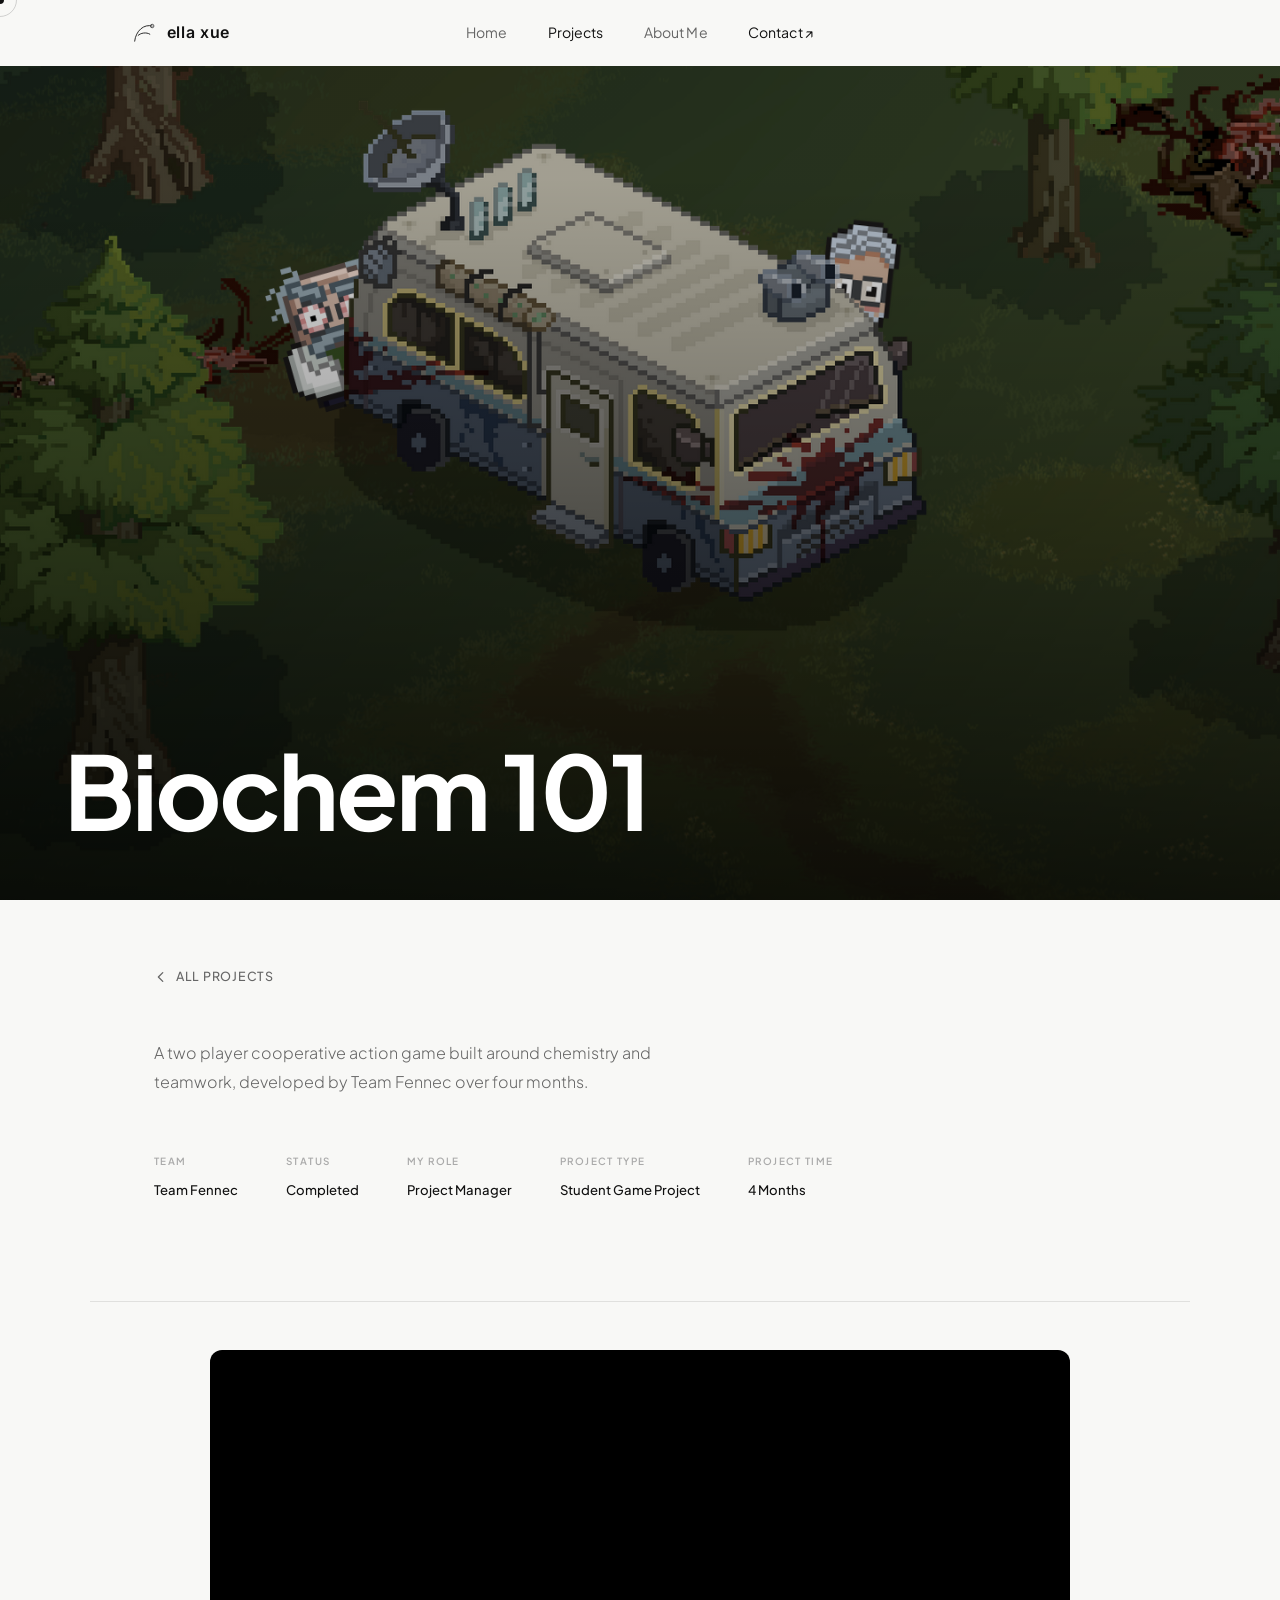
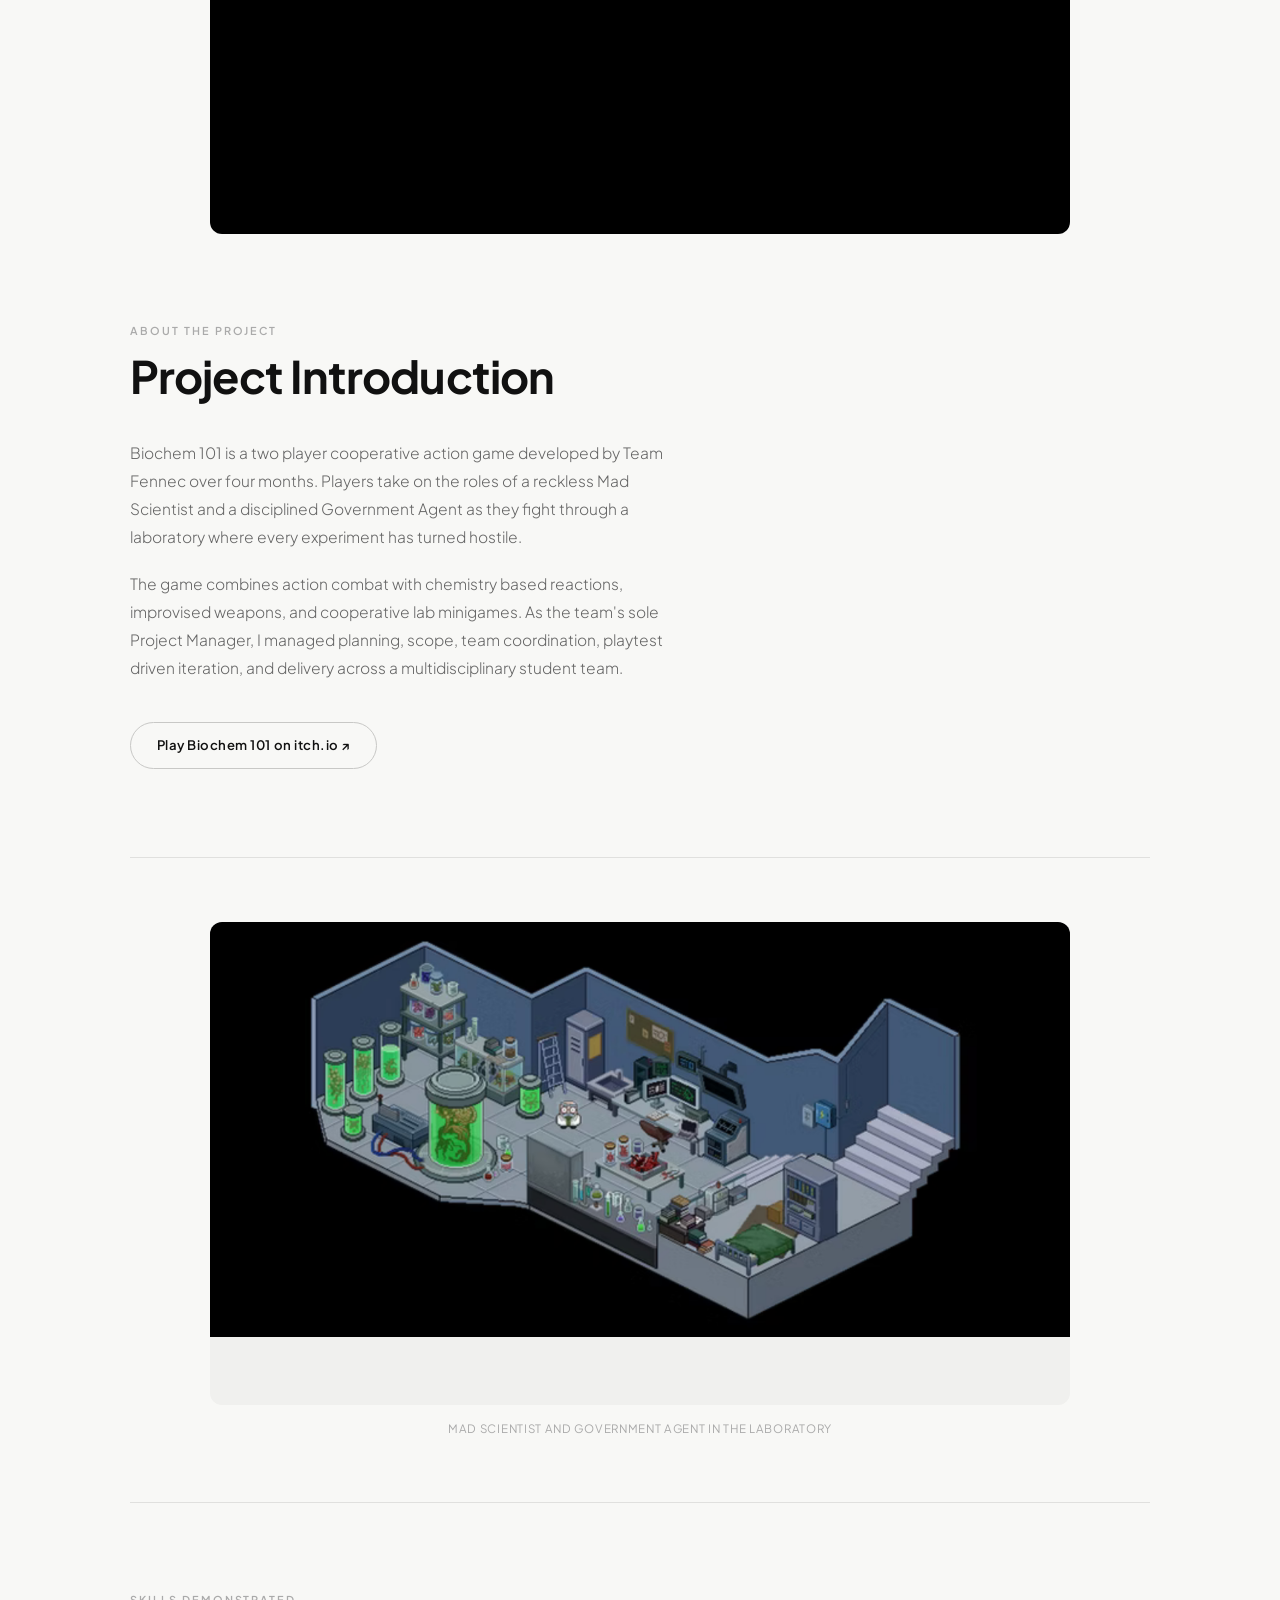
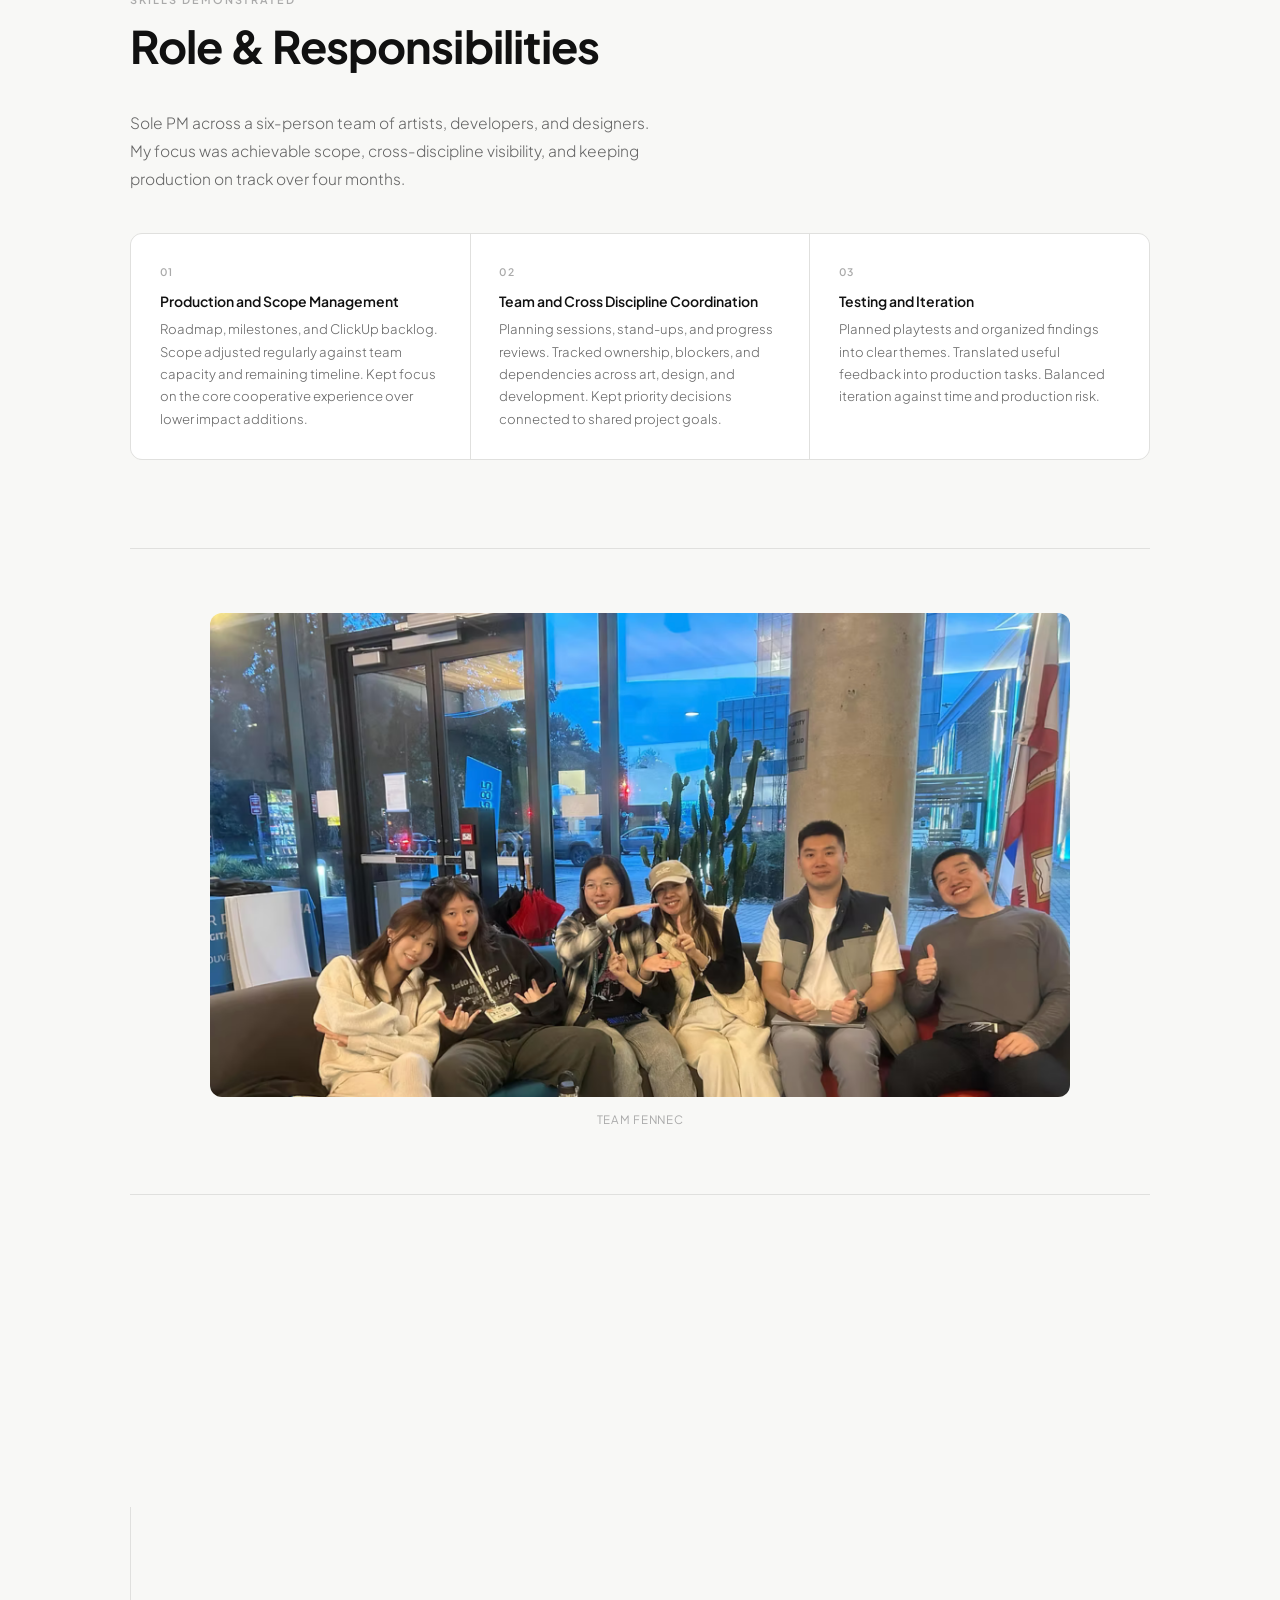
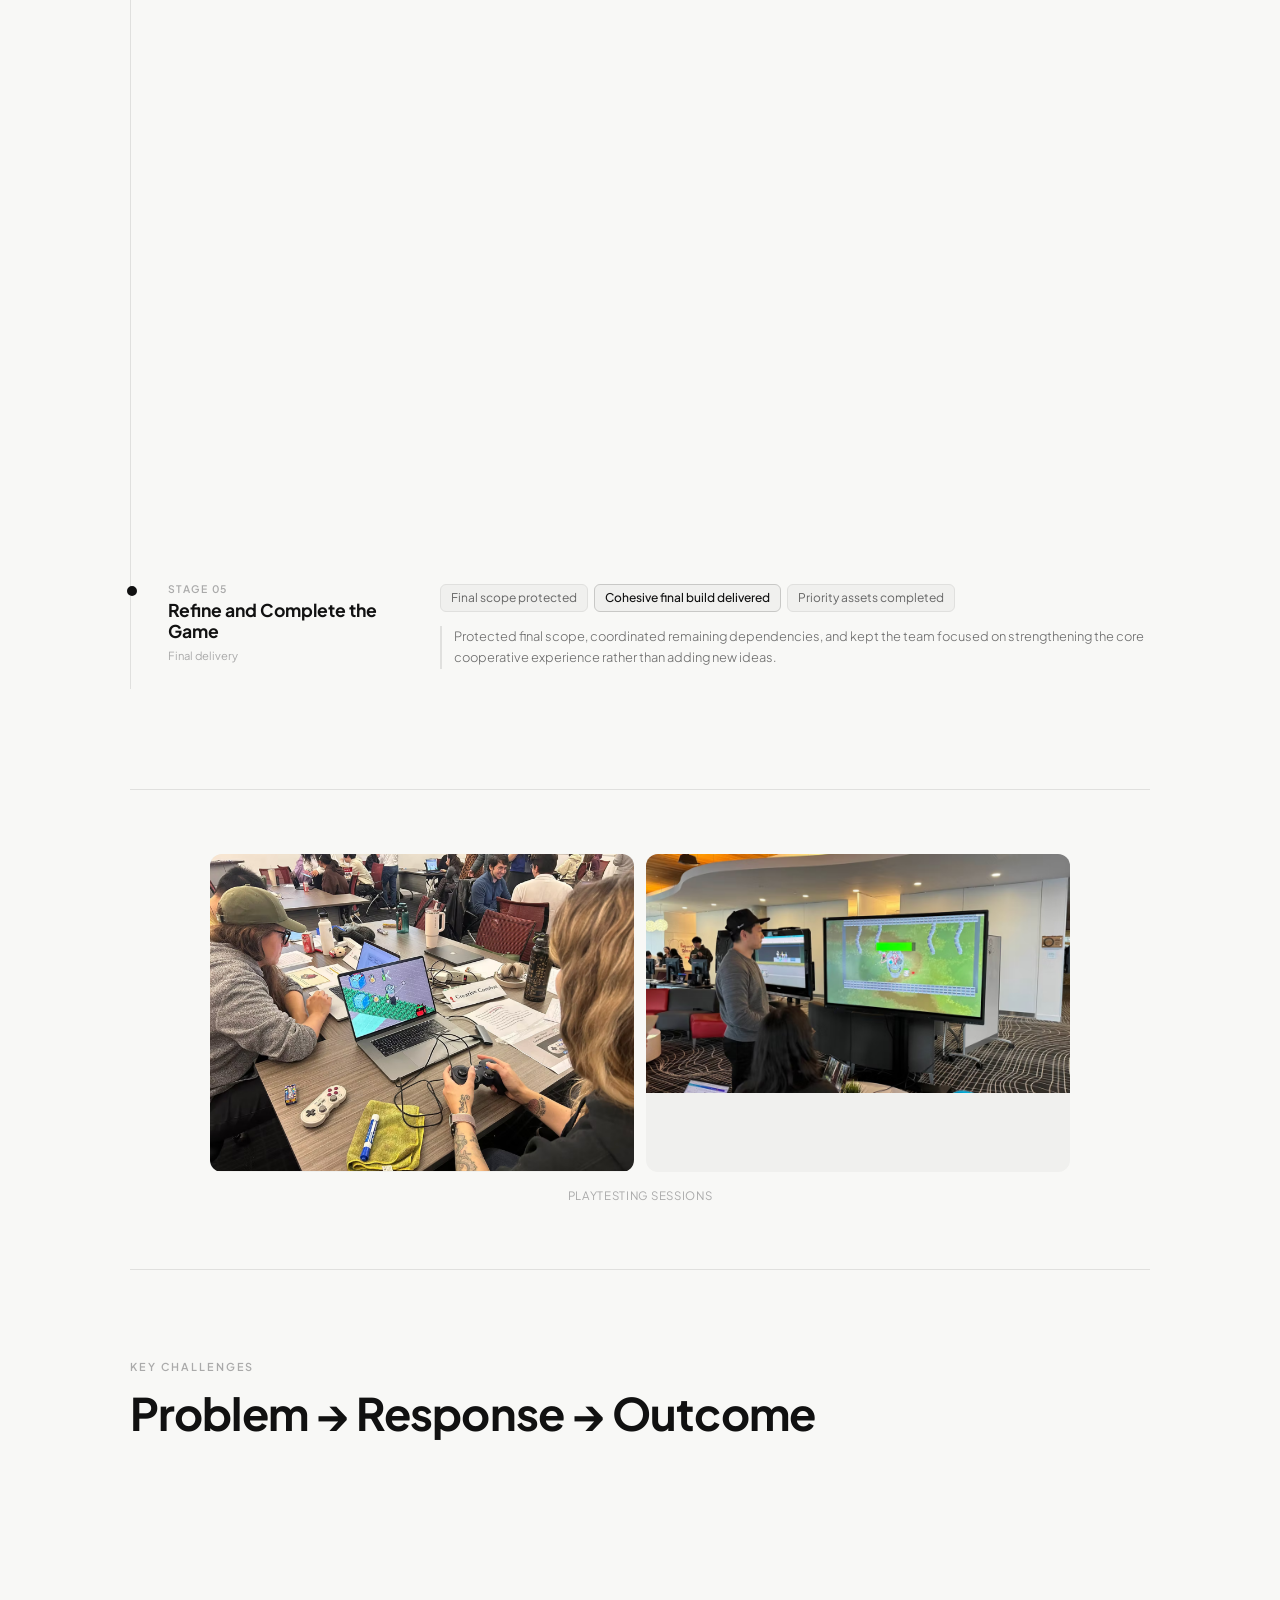
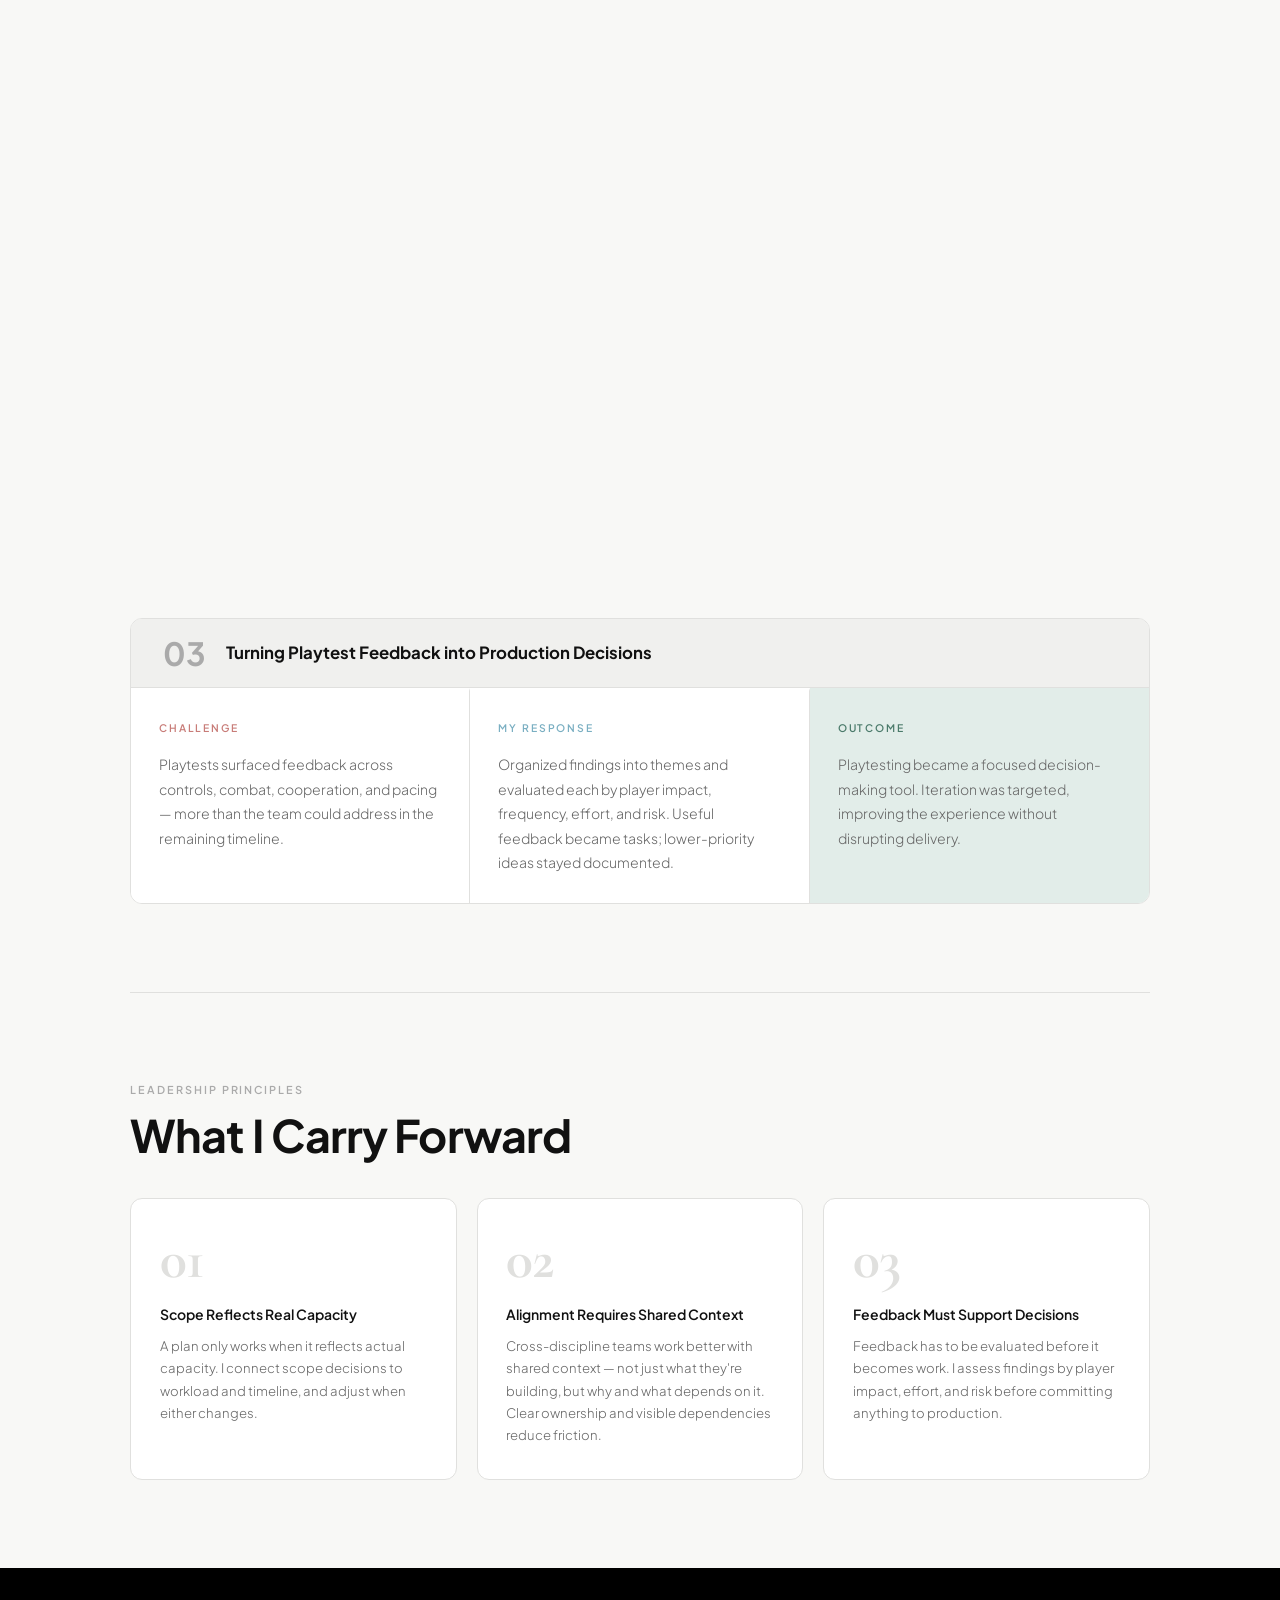
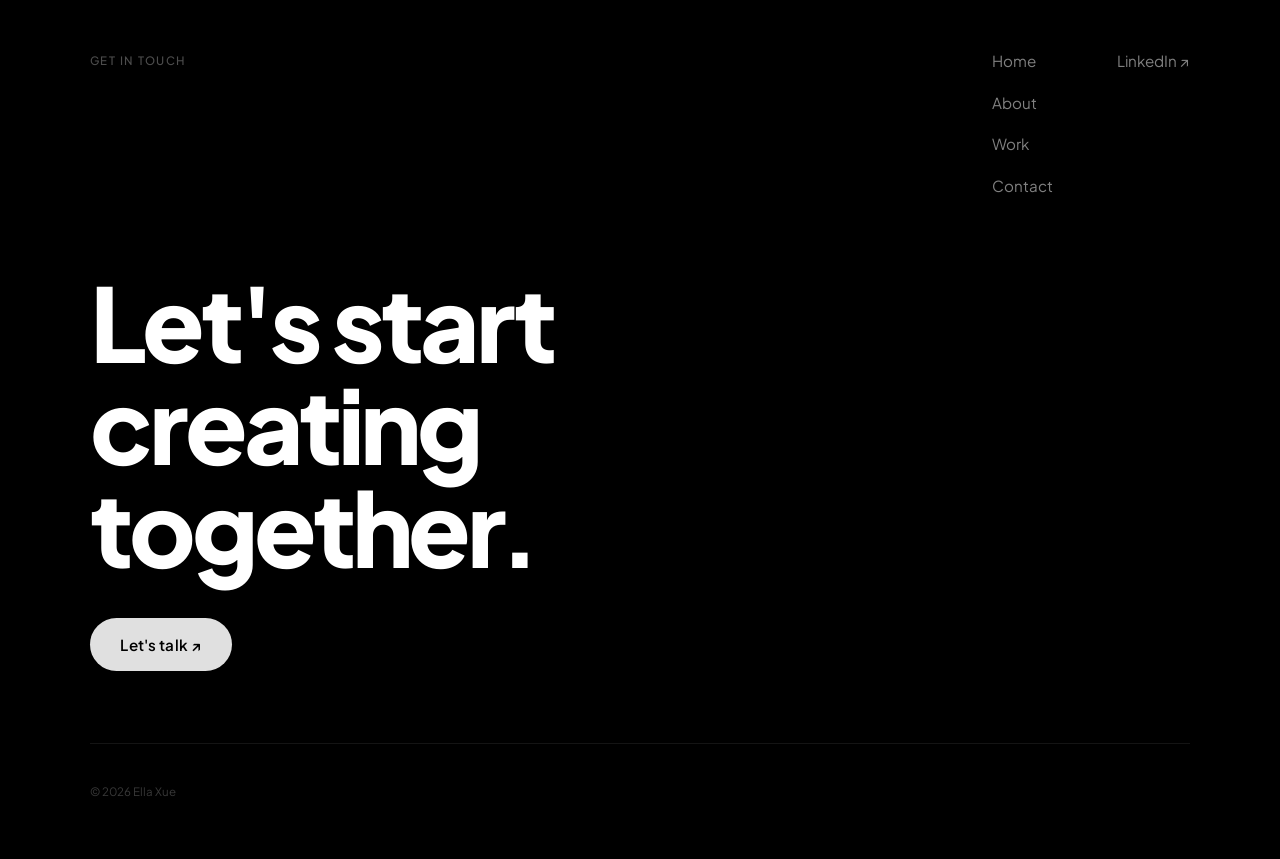
<file: biochem101.html>
<!DOCTYPE html>
<html lang="en">
<head>
  <meta charset="UTF-8" />
  <meta name="viewport" content="width=device-width, initial-scale=1.0" />
  <title>Biochem 101 — Ella Xue</title>
  <link rel="preconnect" href="https://fonts.googleapis.com" />
  <link rel="preconnect" href="https://fonts.gstatic.com" crossorigin />
  <link href="https://fonts.googleapis.com/css2?family=Cormorant+Garamond:ital,wght@0,300;0,400;0,600;1,300;1,400&family=Inter:wght@300;400;500;600&family=Plus+Jakarta+Sans:wght@300;400;500;600;700;800&display=swap" rel="stylesheet" />
  <link rel="stylesheet" href="style.css" />
  <style>
    .proj-photo-wrap img { height: auto; object-fit: unset; }
  </style>
</head>
<body>

<div id="cursor" aria-hidden="true"></div>
<div id="cursor-follower" aria-hidden="true"></div>

<!-- ============================================================ HEADER -->
<header id="header">
  <div class="header-inner">
    <a href="index.html" class="logo">
      <svg class="logo-mark" viewBox="0 0 48 48" fill="none" aria-hidden="true">
        <path d="M8 38 C10 20, 24 8, 38 12" stroke="currentColor" stroke-width="1.5" stroke-linecap="round"/>
        <path d="M14 28 C18 24, 28 22, 34 26" stroke="currentColor" stroke-width="1.5" stroke-linecap="round"/>
        <circle cx="38" cy="12" r="3" stroke="var(--coral)" stroke-width="1.5" fill="none"/>
      </svg>
      ella xue
    </a>
    <nav class="nav-links" aria-label="Main navigation">
      <a href="index.html"     class="nav-link">Home</a>
      <a href="projects.html" class="nav-link active">Projects</a>
      <a href="about.html"    class="nav-link">About Me</a>
      <a href="contact.html"  class="nav-link nav-link--cta">Contact ↗</a>
    </nav>
    <button class="hamburger" id="hamburger" aria-label="Toggle menu" aria-expanded="false">
      <span></span><span></span>
    </button>
  </div>
  <div class="header-rule"></div>
</header>

<div class="mobile-nav" id="mobileNav" aria-hidden="true">
  <nav>
    <a href="index.html"     class="mobile-nav-link">Home</a>
    <a href="projects.html" class="mobile-nav-link">Projects</a>
    <a href="about.html"    class="mobile-nav-link">About Me</a>
    <a href="contact.html"  class="mobile-nav-link">Contact</a>
  </nav>
</div>

<main>

  <!-- ============================================================ COVER -->
  <div class="proj-cover">
    <img class="proj-cover-img" src="assets/images/biochem-101/coVER.png" alt="Biochem 101 cover" aria-hidden="true">
    <h1 class="proj-cover-title">Biochem 101</h1>
  </div>

  <!-- ============================================================ HERO META -->
  <div class="proj-hero-below">

    <div class="proj-breadcrumb reveal">
      <a href="projects.html" class="back-link">
        <svg viewBox="0 0 16 16" fill="none" stroke="currentColor" stroke-width="1.5" stroke-linecap="round" stroke-linejoin="round">
          <path d="M10 3L5 8l5 5"/>
        </svg>
        All Projects
      </a>
    </div>

    <p class="proj-hero-sub reveal">
      A two player cooperative action game built around chemistry and teamwork, developed by Team Fennec over four months.
    </p>

    <div class="snapshot-row reveal reveal-d2">
      <div class="snap-cell">
        <span class="snap-key">Team</span>
        <span class="snap-val">Team Fennec</span>
      </div>
      <div class="snap-cell">
        <span class="snap-key">Status</span>
        <span class="snap-val">Completed</span>
      </div>
      <div class="snap-cell">
        <span class="snap-key">My Role</span>
        <span class="snap-val">Project Manager</span>
      </div>
      <div class="snap-cell">
        <span class="snap-key">Project Type</span>
        <span class="snap-val">Student Game Project</span>
      </div>
      <div class="snap-cell">
        <span class="snap-key">Project Time</span>
        <span class="snap-val">4 Months</span>
      </div>
    </div>

  </div>

  <!-- ============================================================ TRAILER -->
  <div class="proj-trailer-wrap reveal">
    <div class="proj-trailer">
      <iframe
        src="https://www.youtube.com/embed/crkvFejY2Rw?autoplay=1&mute=1"
        title="Biochem 101 — Gameplay Trailer"
        frameborder="0"
        allow="accelerometer; autoplay; clipboard-write; encrypted-media; gyroscope; picture-in-picture; web-share"
        allowfullscreen>
      </iframe>
    </div>
  </div>

  <div class="proj-wrap">

    <!-- ============================================================ INTRO -->
    <section class="proj-section">
      <span class="eyebrow reveal">About the Project</span>
      <h2 class="section-heading reveal reveal-d1">Project Introduction</h2>
      <div class="role-intro reveal reveal-d2">
        <p style="margin-bottom: 1.2rem;">Biochem 101 is a two player cooperative action game developed by Team Fennec over four months. Players take on the roles of a reckless Mad Scientist and a disciplined Government Agent as they fight through a laboratory where every experiment has turned hostile.</p>
        <p style="margin-bottom: 1.5rem;">The game combines action combat with chemistry based reactions, improvised weapons, and cooperative lab minigames. As the team's sole Project Manager, I managed planning, scope, team coordination, playtest driven iteration, and delivery across a multidisciplinary student team.</p>
      </div>
      <div class="reveal reveal-d3">
        <a href="https://mauveella.itch.io/biochem-101" class="btn btn-outline" target="_blank" rel="noopener">Play Biochem 101 on itch.io ↗</a>
      </div>
    </section>

    <!-- game setting photo -->
    <div class="proj-photos reveal">
      <div class="proj-photo-wrap" style="aspect-ratio: 16/9;">
        <img src="assets/images/biochem-101/GAME%20SETTING.png" alt="Biochem 101 game setting">
      </div>
      <p class="proj-photo-caption">Mad Scientist and Government Agent in the laboratory</p>
    </div>

    <!-- ============================================================ ROLE -->
    <section class="proj-section">
      <span class="eyebrow reveal">Skills Demonstrated</span>
      <h2 class="section-heading reveal reveal-d1">Role &amp; Responsibilities</h2>
      <p class="role-intro reveal reveal-d2">
        Sole PM across a six-person team of artists, developers, and designers. My focus was achievable scope, cross-discipline visibility, and keeping production on track over four months.
      </p>
      <div class="role-grid">
        <div class="role-card reveal reveal-d1">
          <span class="role-idx">01</span>
          <p class="role-name">Production and Scope Management</p>
          <p class="role-desc">Roadmap, milestones, and ClickUp backlog. Scope adjusted regularly against team capacity and remaining timeline. Kept focus on the core cooperative experience over lower impact additions.</p>
        </div>
        <div class="role-card reveal reveal-d2">
          <span class="role-idx">02</span>
          <p class="role-name">Team and Cross Discipline Coordination</p>
          <p class="role-desc">Planning sessions, stand-ups, and progress reviews. Tracked ownership, blockers, and dependencies across art, design, and development. Kept priority decisions connected to shared project goals.</p>
        </div>
        <div class="role-card reveal reveal-d3">
          <span class="role-idx">03</span>
          <p class="role-name">Testing and Iteration</p>
          <p class="role-desc">Planned playtests and organized findings into clear themes. Translated useful feedback into production tasks. Balanced iteration against time and production risk.</p>
        </div>
      </div>
    </section>

    <!-- team photo -->
    <div class="proj-photos reveal">
      <div class="proj-photo-wrap" style="aspect-ratio: 16/9;">
        <img src="assets/images/biochem-101/TEAN.png" alt="Team Fennec">
      </div>
      <p class="proj-photo-caption">Team Fennec</p>
    </div>

    <!-- ============================================================ PRODUCTION JOURNEY -->
    <section class="proj-section">
      <span class="eyebrow reveal">Timeline</span>
      <h2 class="section-heading reveal reveal-d1">Production Journey</h2>
      <div class="sprint-pills reveal reveal-d2">
        <div class="sprint-pill"><strong>4</strong> Months Total</div>
        <div class="sprint-pill"><strong>5</strong> Production Stages</div>
        <div class="sprint-pill"><strong>6</strong> Team Members</div>
      </div>

      <div class="timeline">
        <div class="timeline-line">
          <div class="timeline-progress" id="tlProgress"></div>
        </div>

        <div class="tl-item reveal">
          <div class="tl-dot"></div>
          <div>
            <span class="tl-sprint-label">Stage 01</span>
            <p class="tl-sprint-name">Define the Cooperative Experience</p>
            <p class="tl-dates">Project kickoff</p>
          </div>
          <div class="tl-right">
            <div class="tl-chips">
              <span class="chip key">Core cooperative loop defined</span>
              <span class="chip">Character roles clarified</span>
              <span class="chip">Production plan started</span>
              <span class="chip">Project direction established</span>
            </div>
            <p class="tl-pm-note">Helped the team define the core cooperative loop, clarify the project direction, and turn the early concept into a manageable production plan.</p>
          </div>
        </div>

        <div class="tl-item reveal">
          <div class="tl-dot"></div>
          <div>
            <span class="tl-sprint-label">Stage 02</span>
            <p class="tl-sprint-name">Break the Game into Achievable Work</p>
            <p class="tl-dates">Production setup</p>
          </div>
          <div class="tl-right">
            <div class="tl-chips">
              <span class="chip key">ClickUp structure built</span>
              <span class="chip">Priorities organized</span>
              <span class="chip">Dependencies identified</span>
              <span class="chip">Features broken into tasks</span>
            </div>
            <p class="tl-pm-note">Built the ClickUp structure, organized priorities, identified dependencies, and translated major features into achievable tasks alongside other academic responsibilities.</p>
          </div>
        </div>

        <div class="tl-item reveal">
          <div class="tl-dot"></div>
          <div>
            <span class="tl-sprint-label">Stage 03</span>
            <p class="tl-sprint-name">Manage Production Across Disciplines</p>
            <p class="tl-dates">Active development</p>
          </div>
          <div class="tl-right">
            <div class="tl-chips">
              <span class="chip key">Cross-discipline visibility maintained</span>
              <span class="chip">Blockers tracked and resolved</span>
              <span class="chip">Ownership clarified per feature</span>
            </div>
            <p class="tl-pm-note">Maintained visibility across disciplines, tracked blockers, clarified ownership, and kept communication tied to the production plan as dependencies increased.</p>
          </div>
        </div>

        <div class="tl-item reveal">
          <div class="tl-dot"></div>
          <div>
            <span class="tl-sprint-label">Stage 04</span>
            <p class="tl-sprint-name">Test and Adjust the Experience</p>
            <p class="tl-dates">Playtesting and iteration</p>
          </div>
          <div class="tl-right">
            <div class="tl-chips">
              <span class="chip key">Playtests organized</span>
              <span class="chip">Feedback organized into themes</span>
              <span class="chip">Priorities updated</span>
              <span class="chip">Scope adjusted to findings</span>
            </div>
            <p class="tl-pm-note">Organized feedback into production priorities and helped the team focus on the changes that would create the most value within the remaining time.</p>
          </div>
        </div>

        <div class="tl-item reveal">
          <div class="tl-dot"></div>
          <div>
            <span class="tl-sprint-label">Stage 05</span>
            <p class="tl-sprint-name">Refine and Complete the Game</p>
            <p class="tl-dates">Final delivery</p>
          </div>
          <div class="tl-right">
            <div class="tl-chips">
              <span class="chip">Final scope protected</span>
              <span class="chip key">Cohesive final build delivered</span>
              <span class="chip">Priority assets completed</span>
            </div>
            <p class="tl-pm-note">Protected final scope, coordinated remaining dependencies, and kept the team focused on strengthening the core cooperative experience rather than adding new ideas.</p>
          </div>
        </div>

      </div>
    </section>

    <!-- playtest photos -->
    <div class="proj-photos reveal">
      <div class="proj-photo-grid proj-photo-grid--2">
        <div class="proj-photo-wrap" style="aspect-ratio: 4/3;">
          <img src="assets/images/biochem-101/TEST.png" alt="Playtest session">
        </div>
        <div class="proj-photo-wrap" style="aspect-ratio: 4/3;">
          <img src="assets/images/biochem-101/PLAYTEST.png" alt="Playtest session">
        </div>
      </div>
      <p class="proj-photo-caption">Playtesting sessions</p>
    </div>

    <!-- ============================================================ CHALLENGES -->
    <section class="proj-section">
      <span class="eyebrow reveal">Key Challenges</span>
      <h2 class="section-heading reveal reveal-d1">Problem → Response → Outcome</h2>
      <p class="challenge-intro reveal reveal-d2">A six-person student team building a complete cooperative game in four months while managing other coursework. My job was to keep scope realistic, maintain cross-discipline alignment, and guide iteration without losing delivery.</p>

      <div class="ch-cards">

        <div class="ch-card reveal">
          <div class="ch-card-header">
            <span class="ch-card-num">01</span>
            <h3 class="ch-card-title">Managing Scope and Workload</h3>
          </div>
          <div class="ch-card-panels">
            <div class="ch-panel ch-panel--challenge">
              <span class="ch-panel-label">Challenge</span>
              <p class="ch-panel-body">An ambitious concept with multiple systems, characters, environments, and art assets — alongside other academic responsibilities reducing available capacity.</p>
            </div>
            <div class="ch-panel ch-panel--response">
              <span class="ch-panel-label">My Response</span>
              <p class="ch-panel-body">Regularly reviewed backlog, timeline, and workload. Prioritized features by value to the core experience; simplified or cut the rest when capacity shifted.</p>
            </div>
            <div class="ch-panel ch-panel--outcome">
              <span class="ch-panel-label">Outcome</span>
              <p class="ch-panel-body">The team stayed on a playable, achievable scope and delivered a cohesive experience built around what mattered most.</p>
            </div>
          </div>
        </div>

        <div class="ch-card reveal reveal-d1">
          <div class="ch-card-header">
            <span class="ch-card-num">02</span>
            <h3 class="ch-card-title">Aligning Art, Design, and Development</h3>
          </div>
          <div class="ch-card-panels">
            <div class="ch-panel ch-panel--challenge">
              <span class="ch-panel-label">Challenge</span>
              <p class="ch-panel-body">Art, design, and development often approached the same feature from different angles — a creative idea wasn't always feasible, and a working system didn't always feel right to play.</p>
            </div>
            <div class="ch-panel ch-panel--response">
              <span class="ch-panel-label">My Response</span>
              <p class="ch-panel-body">Defined clearer ownership, task specs, and acceptance expectations before work started. Tracked dependencies in ClickUp so disciplines could plan around each other.</p>
            </div>
            <div class="ch-panel ch-panel--outcome">
              <span class="ch-panel-label">Outcome</span>
              <p class="ch-panel-body">Better shared understanding of requirements reduced rework and improved coordination across art, design, and development.</p>
            </div>
          </div>
        </div>

        <div class="ch-card reveal reveal-d2">
          <div class="ch-card-header">
            <span class="ch-card-num">03</span>
            <h3 class="ch-card-title">Turning Playtest Feedback into Production Decisions</h3>
          </div>
          <div class="ch-card-panels">
            <div class="ch-panel ch-panel--challenge">
              <span class="ch-panel-label">Challenge</span>
              <p class="ch-panel-body">Playtests surfaced feedback across controls, combat, cooperation, and pacing — more than the team could address in the remaining timeline.</p>
            </div>
            <div class="ch-panel ch-panel--response">
              <span class="ch-panel-label">My Response</span>
              <p class="ch-panel-body">Organized findings into themes and evaluated each by player impact, frequency, effort, and risk. Useful feedback became tasks; lower-priority ideas stayed documented.</p>
            </div>
            <div class="ch-panel ch-panel--outcome">
              <span class="ch-panel-label">Outcome</span>
              <p class="ch-panel-body">Playtesting became a focused decision-making tool. Iteration was targeted, improving the experience without disrupting delivery.</p>
            </div>
          </div>
        </div>

      </div>
    </section>

    <!-- ============================================================ REFLECTION -->
    <section class="proj-section">
      <span class="eyebrow reveal">Leadership Principles</span>
      <h2 class="section-heading reveal reveal-d1">What I Carry Forward</h2>
      <div class="reflection-grid">
        <div class="refl-card reveal reveal-d1">
          <p class="refl-big-num">01</p>
          <p class="refl-title">Scope Reflects Real Capacity</p>
          <p class="refl-body">A plan only works when it reflects actual capacity. I connect scope decisions to workload and timeline, and adjust when either changes.</p>
        </div>
        <div class="refl-card reveal reveal-d2">
          <p class="refl-big-num">02</p>
          <p class="refl-title">Alignment Requires Shared Context</p>
          <p class="refl-body">Cross-discipline teams work better with shared context — not just what they're building, but why and what depends on it. Clear ownership and visible dependencies reduce friction.</p>
        </div>
        <div class="refl-card reveal reveal-d3">
          <p class="refl-big-num">03</p>
          <p class="refl-title">Feedback Must Support Decisions</p>
          <p class="refl-body">Feedback has to be evaluated before it becomes work. I assess findings by player impact, effort, and risk before committing anything to production.</p>
        </div>
      </div>
    </section>

  </div><!-- /proj-wrap -->

</main>

<div class="proj-end">
  <div class="proj-end-inner">
    <span class="proj-end-label">Get in touch</span>
    <nav class="proj-end-nav">
      <div class="proj-end-nav-col">
        <a href="index.html">Home</a>
        <a href="about.html">About</a>
        <a href="projects.html">Work</a>
        <a href="contact.html">Contact</a>
      </div>
      <div class="proj-end-nav-col">
        <a href="https://www.linkedin.com/in/ella-xue-676157253/" target="_blank" rel="noopener">LinkedIn ↗</a>
      </div>
    </nav>
  </div>
  <div class="proj-end-body">
    <h2 class="proj-end-heading">Let's start<br>creating together.</h2>
    <a href="contact.html" class="proj-end-btn">Let's talk ↗</a>
  </div>
  <div class="proj-end-foot">
    <span>© 2026 Ella Xue</span>
  </div>
</div>

<script src="main.js"></script>
</body>
</html>
</file>
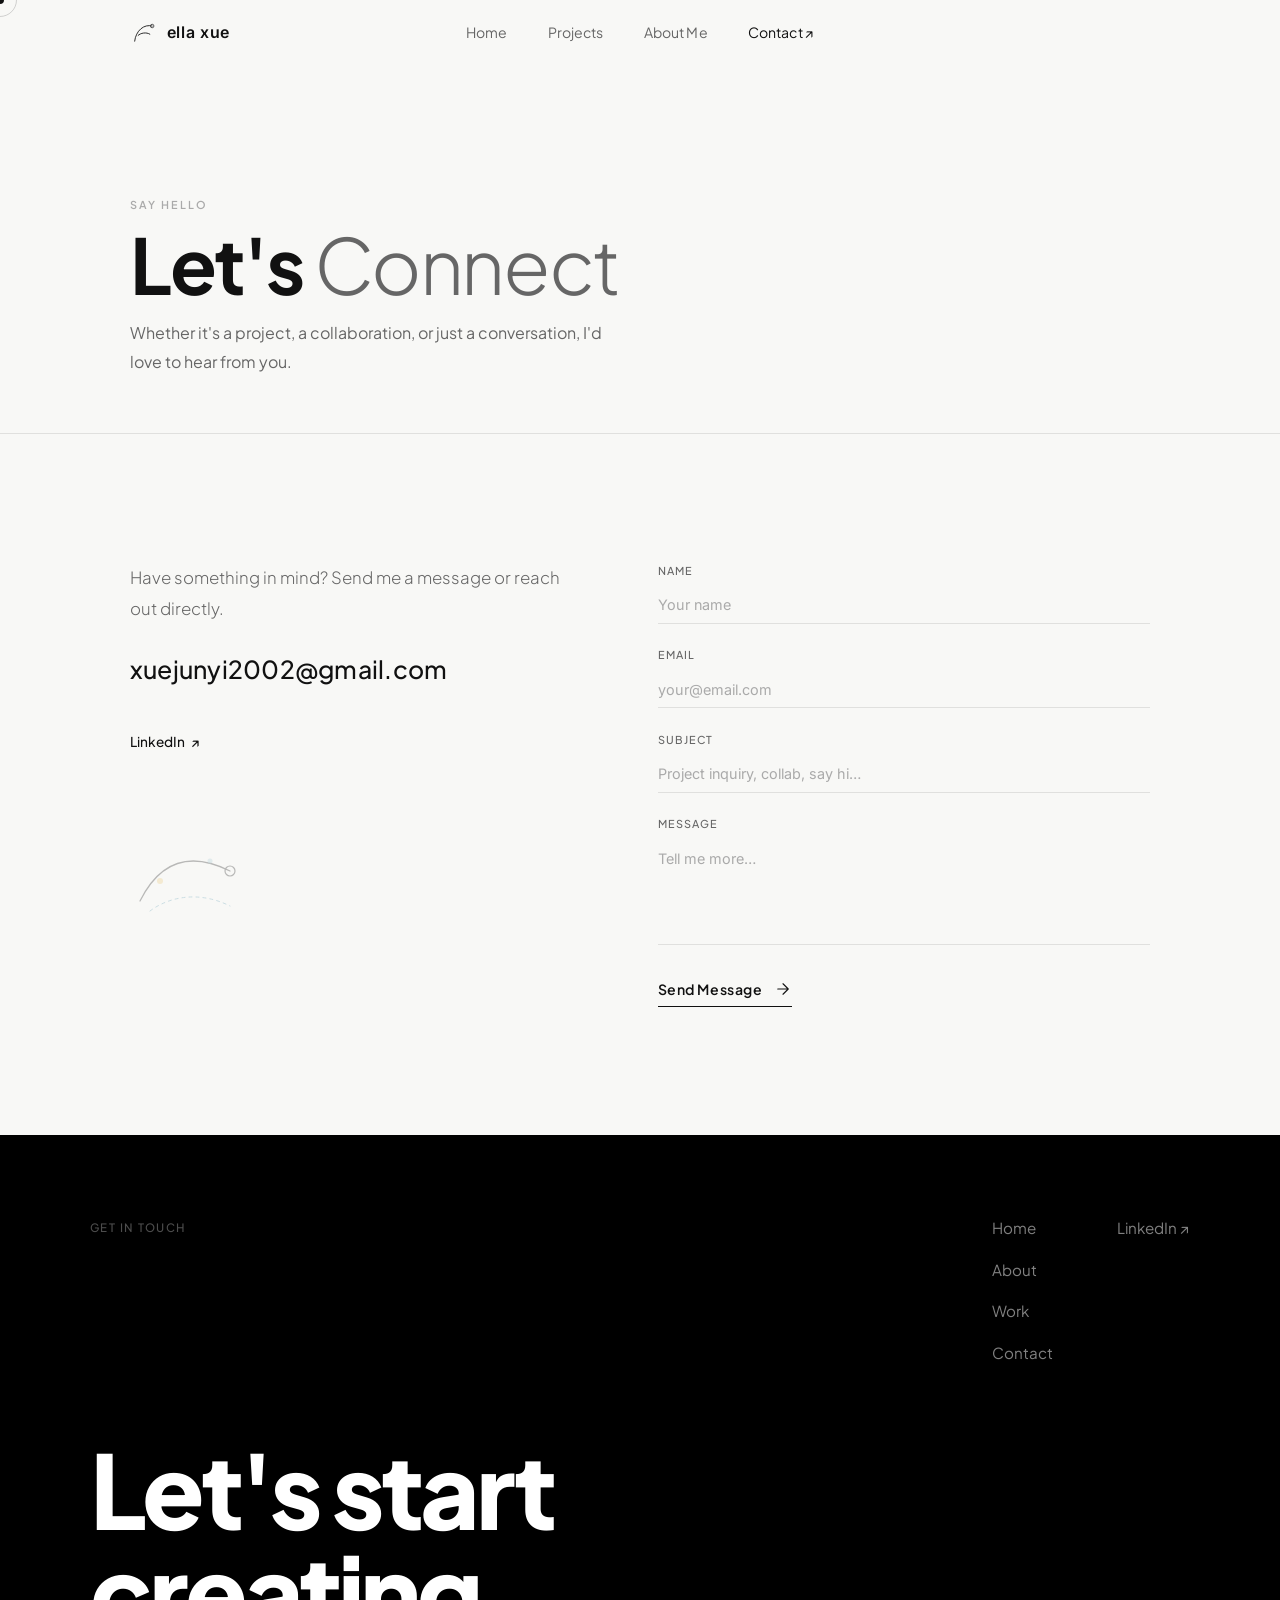
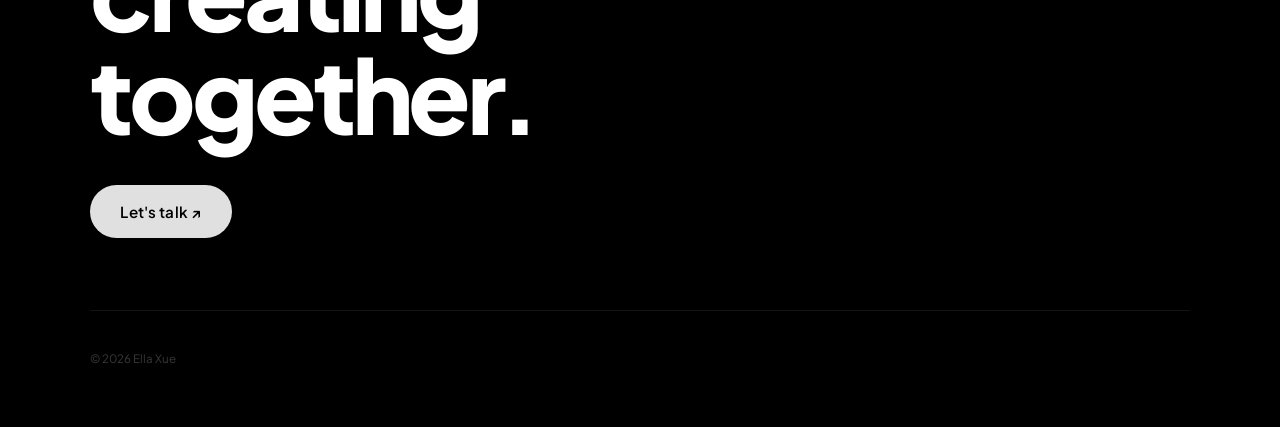
<file: contact.html>
<!DOCTYPE html>
<html lang="en">
<head>
  <meta charset="UTF-8" />
  <meta name="viewport" content="width=device-width, initial-scale=1.0" />
  <title>Contact — Ella Xue</title>
  <link rel="preconnect" href="https://fonts.googleapis.com" />
  <link rel="preconnect" href="https://fonts.gstatic.com" crossorigin />
  <link href="https://fonts.googleapis.com/css2?family=Cormorant+Garamond:ital,wght@0,300;0,400;0,600;1,300;1,400&family=Inter:wght@300;400;500;600&family=Plus+Jakarta+Sans:wght@300;400;500;600;700;800&display=swap" rel="stylesheet" />
  <link rel="stylesheet" href="style.css" />
</head>
<body>

<div id="cursor" aria-hidden="true"></div>
<div id="cursor-follower" aria-hidden="true"></div>

<!-- HEADER -->
<header id="header">
  <div class="header-inner">
    <a href="index.html" class="logo">
      <svg class="logo-mark" viewBox="0 0 48 48" fill="none" aria-hidden="true">
        <path d="M8 38 C10 20,24 8,38 12" stroke="currentColor" stroke-width="1.5" stroke-linecap="round"/>
        <path d="M14 28 C18 24,28 22,34 26" stroke="currentColor" stroke-width="1.5" stroke-linecap="round"/>
        <circle cx="38" cy="12" r="3" stroke="var(--coral)" stroke-width="1.5" fill="none"/>
      </svg>
      ella xue
    </a>
    <nav class="nav-links">
      <a href="index.html"    class="nav-link">Home</a>
      <a href="projects.html" class="nav-link">Projects</a>
      <a href="about.html"   class="nav-link">About Me</a>
      <a href="contact.html" class="nav-link active nav-link--cta">Contact ↗</a>
    </nav>
    <button class="hamburger" id="hamburger" aria-label="Toggle menu" aria-expanded="false">
      <span></span><span></span>
    </button>
  </div>
  <div class="header-rule"></div>
</header>
<div class="mobile-nav" id="mobileNav" aria-hidden="true">
  <nav>
    <a href="index.html"    class="mobile-nav-link">Home</a>
    <a href="projects.html" class="mobile-nav-link">Projects</a>
    <a href="about.html"   class="mobile-nav-link">About Me</a>
    <a href="contact.html" class="mobile-nav-link">Contact</a>
  </nav>
</div>

<main class="page-top">

<!-- PAGE HERO -->
<div class="page-hero">
  <div class="container">
    <span class="page-hero-eyebrow reveal">Say Hello</span>
    <h1 class="page-hero-title reveal">Let's <em>Connect</em></h1>
    <p class="page-hero-sub reveal">Whether it's a project, a collaboration, or just a conversation, I'd love to hear from you.</p>
  </div>
</div>

<!-- CONTACT SECTION -->
<section class="section">
  <div class="container">
    <div class="contact-layout">

      <div>
        <p class="contact-lead reveal">Have something in mind? Send me a message or reach out directly.</p>
        <p class="contact-email-link reveal">xuejunyi2002@gmail.com</p>
        <div class="contact-socials reveal">
          <a href="https://www.linkedin.com/in/ella-xue-676157253/" target="_blank" rel="noopener" class="underline-link"><span>LinkedIn</span><span class="link-arrow">↗</span></a>
        </div>
        <!-- Decorative doodle -->
        <svg style="margin-top:3rem; width:120px; opacity:0.35;" viewBox="0 0 120 80" fill="none" aria-hidden="true">
          <path d="M10 60 C30 20,60 10,100 30" stroke="var(--coral)" stroke-width="1.2" stroke-linecap="round" fill="none"/>
          <circle cx="100" cy="30" r="5" stroke="var(--coral)" stroke-width="1.2" fill="none"/>
          <path d="M20 70 C40 55,70 50,100 65" stroke="var(--blue)" stroke-width="1" stroke-linecap="round" fill="none" stroke-dasharray="3 4"/>
          <circle cx="30" cy="40" r="3" fill="var(--yellow)" opacity="0.6"/>
          <circle cx="80" cy="20" r="2.5" fill="var(--blue)" opacity="0.5"/>
        </svg>
      </div>

      <form id="contactForm" class="contact-form reveal">
        <div class="field">
          <label for="cf-name">Name</label>
          <input type="text" id="cf-name" name="name" placeholder="Your name" required autocomplete="name"/>
        </div>
        <div class="field">
          <label for="cf-email">Email</label>
          <input type="email" id="cf-email" name="email" placeholder="your@email.com" required autocomplete="email"/>
        </div>
        <div class="field">
          <label for="cf-subject">Subject</label>
          <input type="text" id="cf-subject" name="subject" placeholder="Project inquiry, collab, say hi…"/>
        </div>
        <div class="field">
          <label for="cf-message">Message</label>
          <textarea id="cf-message" name="message" rows="5" placeholder="Tell me more…" required></textarea>
        </div>
        <button type="submit" class="form-submit">
          <span>Send Message</span>
          <svg viewBox="0 0 24 24" fill="none" stroke="currentColor" stroke-width="1.5" stroke-linecap="round" stroke-linejoin="round">
            <path d="M5 12h14M12 5l7 7-7 7"/>
          </svg>
        </button>
      </form>

    </div>
  </div>
</section>

</main>

<div class="proj-end">
  <div class="proj-end-inner">
    <span class="proj-end-label">Get in touch</span>
    <nav class="proj-end-nav">
      <div class="proj-end-nav-col">
        <a href="index.html">Home</a>
        <a href="about.html">About</a>
        <a href="projects.html">Work</a>
        <a href="contact.html">Contact</a>
      </div>
      <div class="proj-end-nav-col">
        <a href="https://www.linkedin.com/in/ella-xue-676157253/" target="_blank" rel="noopener">LinkedIn ↗</a>
      </div>
    </nav>
  </div>
  <div class="proj-end-body">
    <h2 class="proj-end-heading">Let's start<br>creating together.</h2>
    <a href="contact.html" class="proj-end-btn">Let's talk ↗</a>
  </div>
  <div class="proj-end-foot">
    <span>© 2026 Ella Xue</span>
  </div>
</div>

<script src="main.js"></script>
</body>
</html>
</file>
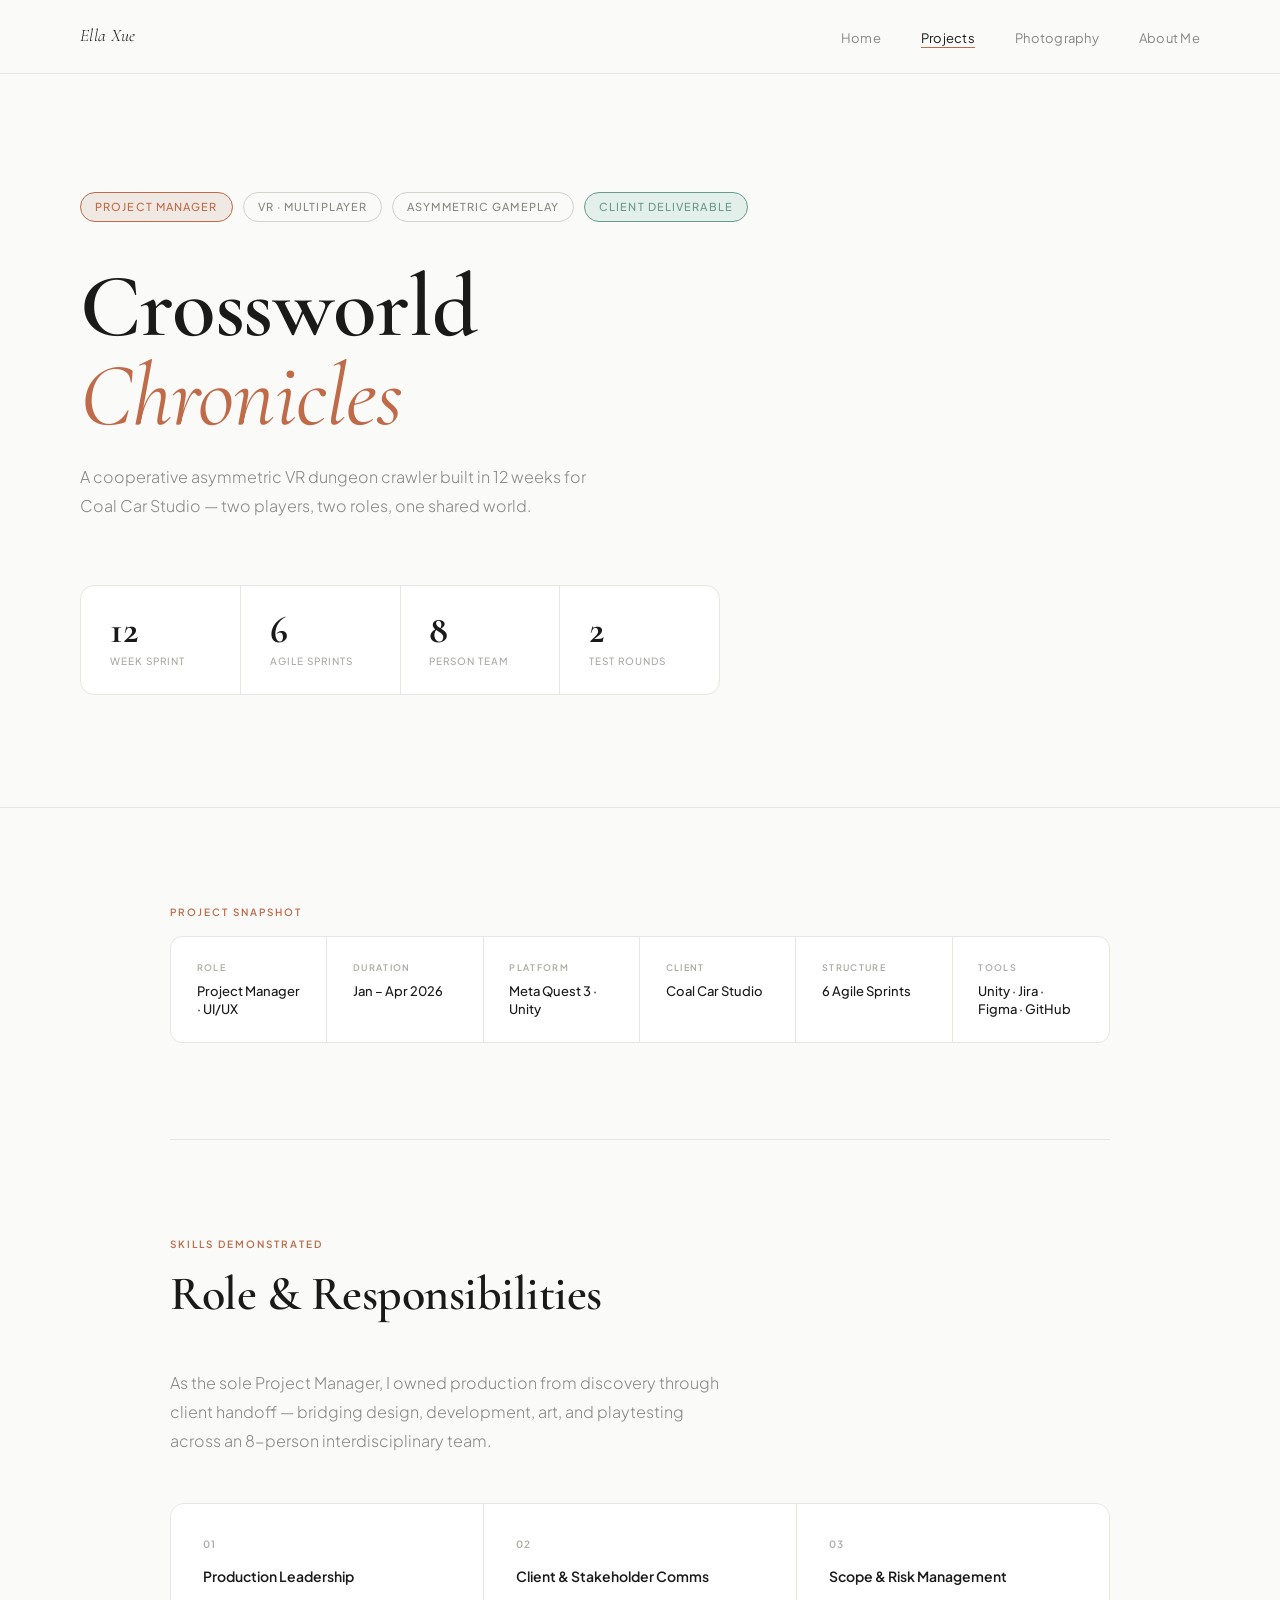
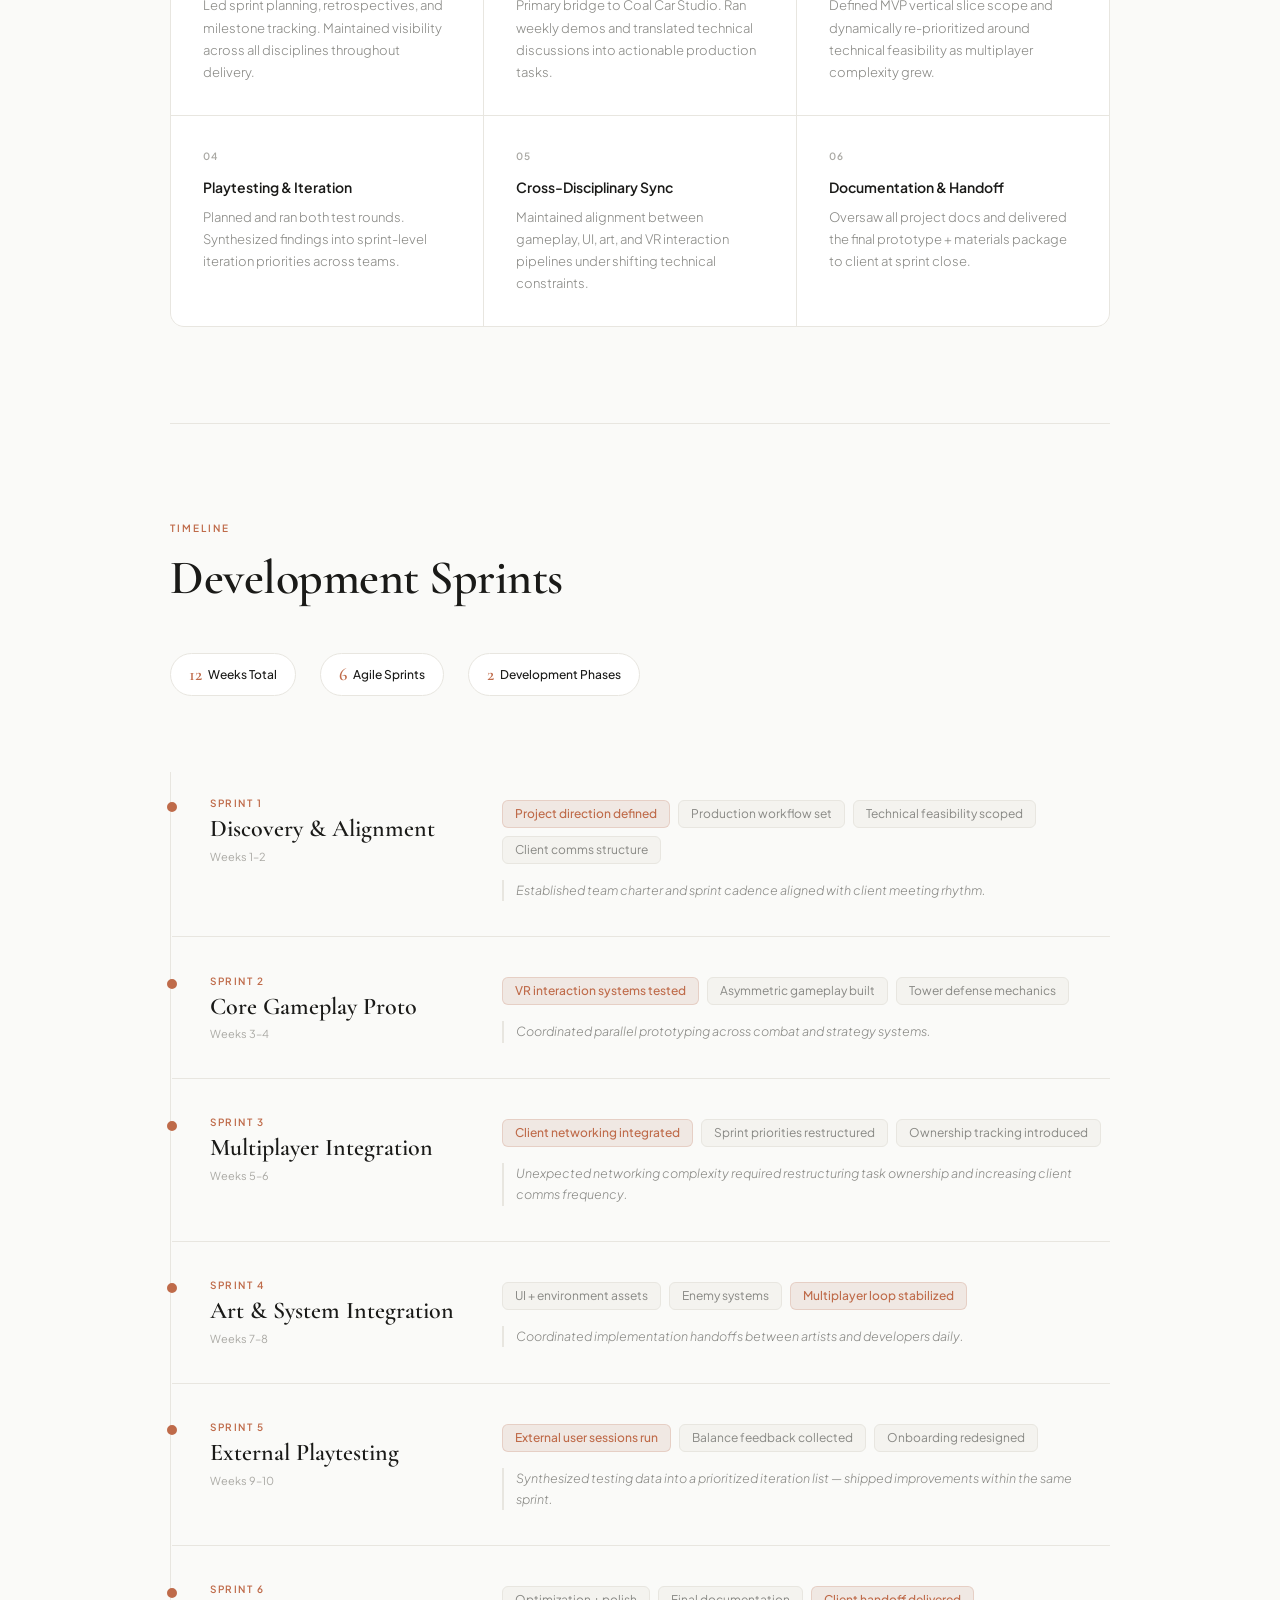
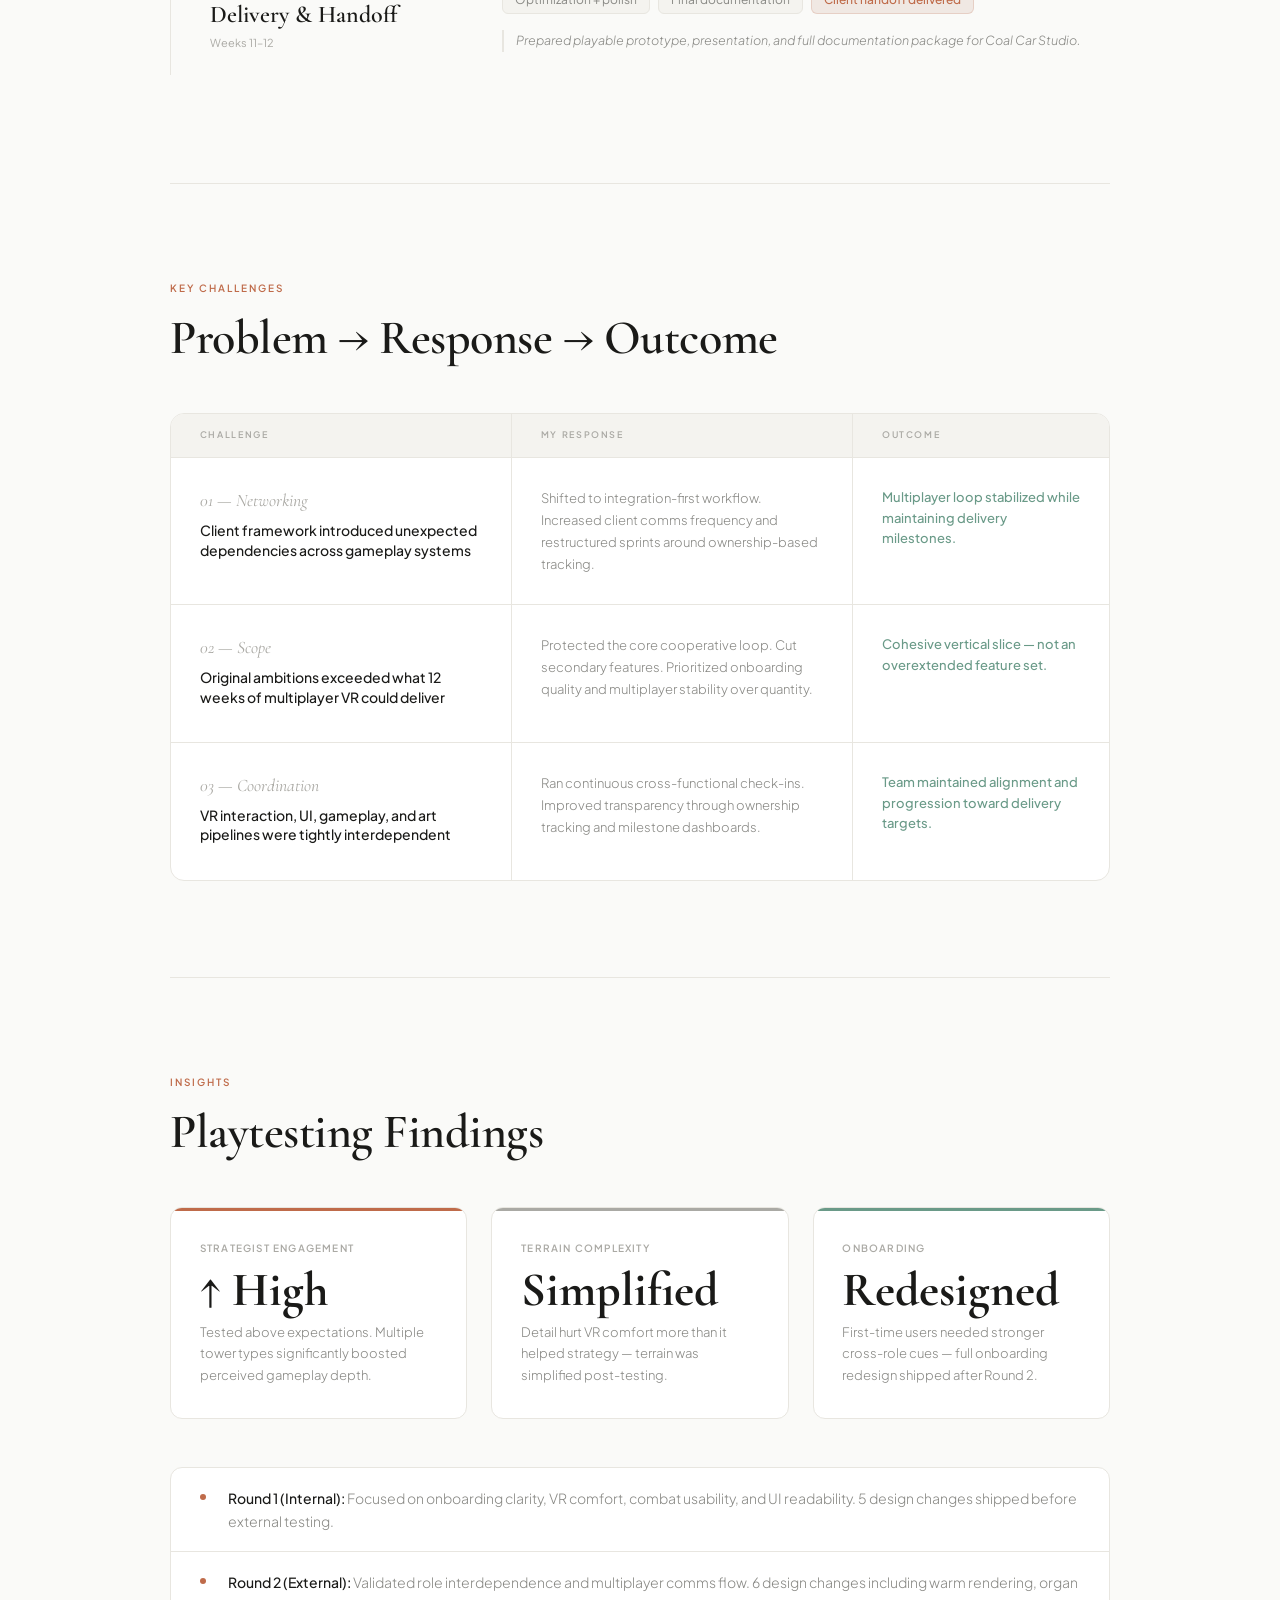
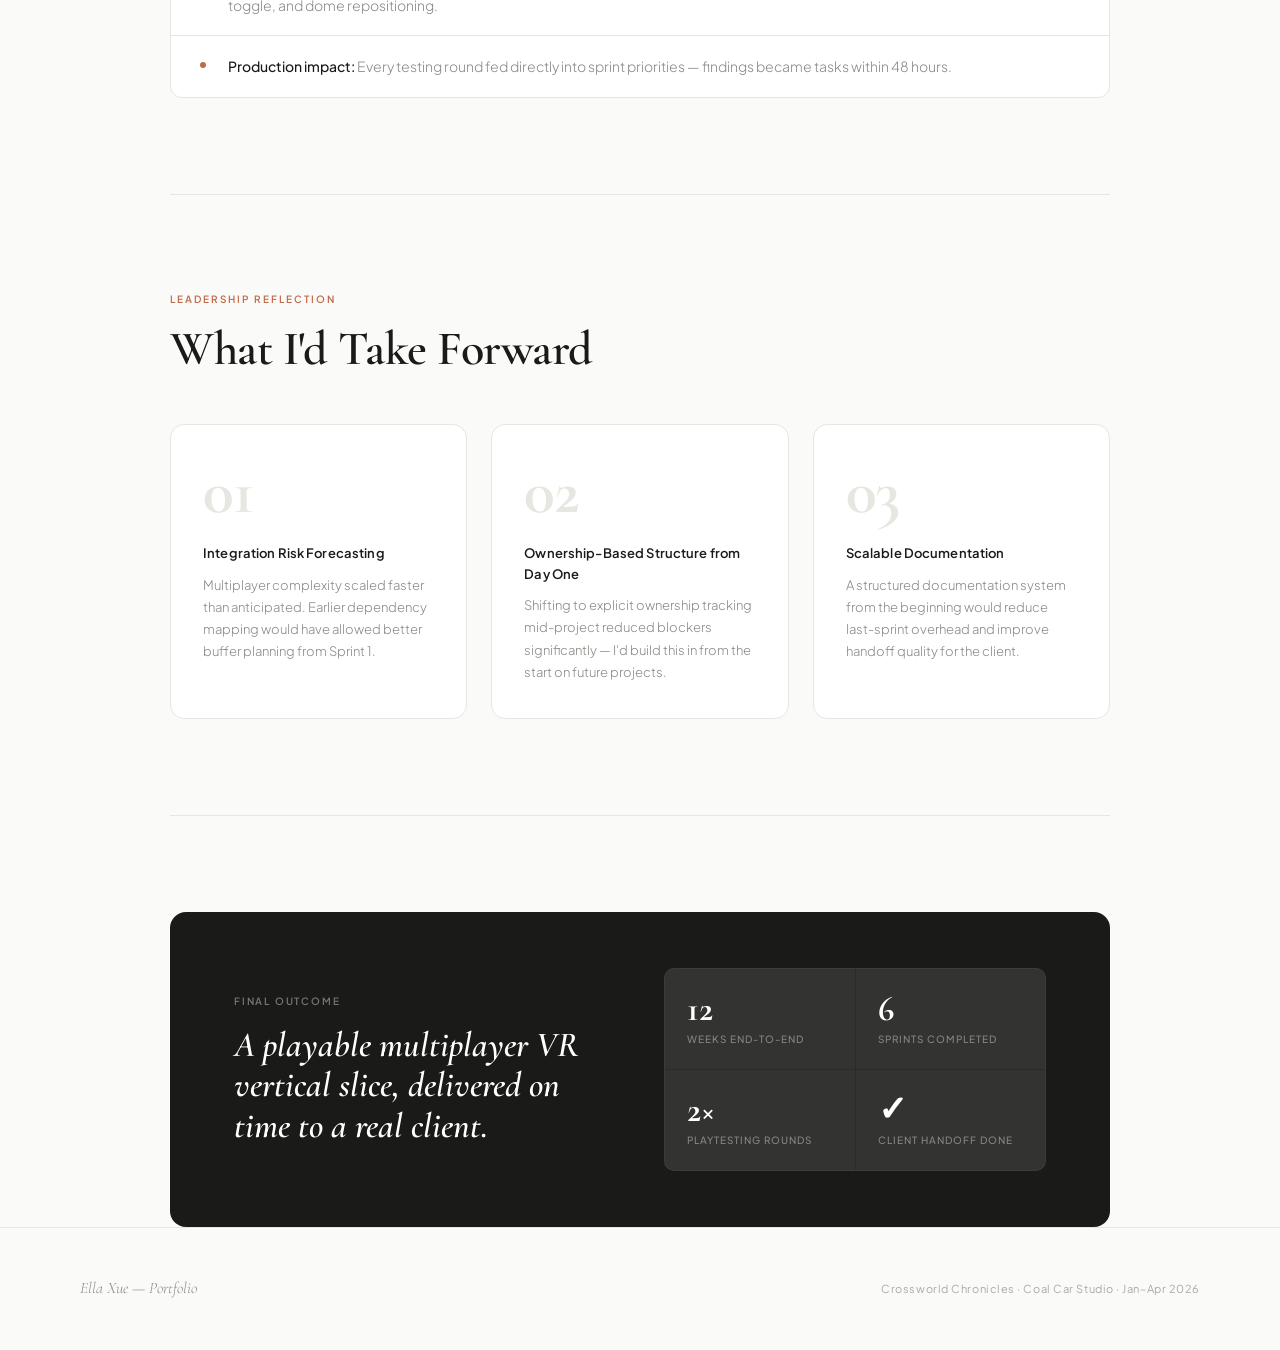
<file: crossworld-white.html>
<!DOCTYPE html>
<html lang="en">
<head>
<meta charset="UTF-8">
<meta name="viewport" content="width=device-width, initial-scale=1.0">
<title>Crossworld Chronicles — Ella Xue</title>
<link href="https://fonts.googleapis.com/css2?family=Cormorant+Garamond:ital,wght@0,400;0,600;0,700;1,400;1,600&family=Plus+Jakarta+Sans:wght@300;400;500;600&display=swap" rel="stylesheet">
<style>
*, *::before, *::after { box-sizing: border-box; margin: 0; padding: 0; }

:root {
  --bg: #fafaf8;
  --white: #ffffff;
  --text: #1a1a18;
  --muted: #888884;
  --muted2: #aaa9a4;
  --border: #e8e6e0;
  --border2: #d4d2cb;
  --accent: #bf6b4a;
  --accent-light: #f0e8e3;
  --accent2: #6a9a88;
  --accent2-light: #e3efea;
  --surface: #f4f3ef;
}

html { scroll-behavior: smooth; }

body {
  background: var(--bg);
  color: var(--text);
  font-family: 'Plus Jakarta Sans', sans-serif;
  font-weight: 300;
  line-height: 1.6;
  -webkit-font-smoothing: antialiased;
  overflow-x: hidden;
}

/* FADE IN ANIMATIONS */
.reveal {
  opacity: 0;
  transform: translateY(28px);
  transition: opacity 0.7s ease, transform 0.7s ease;
}
.reveal.visible {
  opacity: 1;
  transform: translateY(0);
}
.reveal-delay-1 { transition-delay: 0.1s; }
.reveal-delay-2 { transition-delay: 0.2s; }
.reveal-delay-3 { transition-delay: 0.3s; }
.reveal-delay-4 { transition-delay: 0.4s; }
.reveal-delay-5 { transition-delay: 0.5s; }

/* NAV */
nav {
  position: fixed;
  top: 0; left: 0; right: 0;
  z-index: 100;
  padding: 1.4rem 5rem;
  display: flex;
  justify-content: space-between;
  align-items: center;
  background: rgba(250,250,248,0.92);
  backdrop-filter: blur(10px);
  border-bottom: 1px solid var(--border);
}
.nav-logo {
  font-family: 'Cormorant Garamond', serif;
  font-size: 1.1rem;
  font-style: italic;
  color: var(--text);
  text-decoration: none;
  letter-spacing: 0.02em;
}
.nav-links {
  display: flex;
  gap: 2.5rem;
  list-style: none;
}
.nav-links a {
  font-size: 13px;
  font-weight: 400;
  color: var(--muted);
  text-decoration: none;
  letter-spacing: 0.02em;
  transition: color 0.2s;
  position: relative;
}
.nav-links a::after {
  content: '';
  position: absolute;
  bottom: -2px; left: 0; right: 0;
  height: 1px;
  background: var(--accent);
  transform: scaleX(0);
  transition: transform 0.25s ease;
  transform-origin: left;
}
.nav-links a:hover { color: var(--text); }
.nav-links a:hover::after { transform: scaleX(1); }
.nav-links a.active { color: var(--text); }
.nav-links a.active::after { transform: scaleX(1); }

/* HERO */
.hero {
  padding: 12rem 5rem 7rem;
  border-bottom: 1px solid var(--border);
}
.hero-meta {
  display: flex;
  gap: 10px;
  flex-wrap: wrap;
  margin-bottom: 2.5rem;
}
.tag {
  font-size: 11px;
  font-weight: 500;
  letter-spacing: 0.1em;
  text-transform: uppercase;
  padding: 5px 14px;
  border-radius: 100px;
  border: 1px solid;
}
.tag-pm { border-color: var(--accent); color: var(--accent); background: var(--accent-light); }
.tag-type { border-color: var(--border2); color: var(--muted); background: transparent; }
.tag-award { border-color: var(--accent2); color: var(--accent2); background: var(--accent2-light); }

.hero-title {
  font-family: 'Cormorant Garamond', serif;
  font-weight: 600;
  font-size: clamp(3.5rem, 7vw, 6.5rem);
  line-height: 1.0;
  letter-spacing: -0.01em;
  color: var(--text);
  margin-bottom: 1.4rem;
  max-width: 780px;
}
.hero-title em {
  font-style: italic;
  font-weight: 400;
  color: var(--accent);
}
.hero-sub {
  font-size: 16px;
  font-weight: 300;
  color: var(--muted);
  max-width: 520px;
  line-height: 1.8;
  margin-bottom: 4rem;
}

.hero-stats {
  display: flex;
  gap: 0;
  border: 1px solid var(--border);
  border-radius: 14px;
  overflow: hidden;
  max-width: 640px;
  background: var(--white);
}
.stat-box {
  flex: 1;
  padding: 1.6rem 1.8rem;
  border-right: 1px solid var(--border);
  display: flex;
  flex-direction: column;
  gap: 3px;
  transition: background 0.2s;
}
.stat-box:last-child { border-right: none; }
.stat-box:hover { background: var(--surface); }
.stat-num {
  font-family: 'Cormorant Garamond', serif;
  font-weight: 700;
  font-size: 2.4rem;
  color: var(--text);
  line-height: 1;
}
.stat-label {
  font-size: 10px;
  font-weight: 500;
  letter-spacing: 0.1em;
  text-transform: uppercase;
  color: var(--muted2);
}

/* LAYOUT */
.page-wrap { max-width: 1100px; margin: 0 auto; padding: 0 5rem; }
section { padding: 6rem 0; border-bottom: 1px solid var(--border); }
section:last-child { border-bottom: none; }

.eyebrow {
  font-size: 10px;
  font-weight: 600;
  letter-spacing: 0.2em;
  text-transform: uppercase;
  color: var(--accent);
  margin-bottom: 1rem;
}
.section-title {
  font-family: 'Cormorant Garamond', serif;
  font-weight: 600;
  font-size: clamp(2rem, 4vw, 3rem);
  color: var(--text);
  line-height: 1.1;
  margin-bottom: 3rem;
  letter-spacing: -0.01em;
}

/* SNAPSHOT */
.snapshot-row {
  display: grid;
  grid-template-columns: repeat(6, 1fr);
  border: 1px solid var(--border);
  border-radius: 12px;
  overflow: hidden;
  background: var(--white);
}
.snap-cell {
  padding: 1.5rem 1.6rem;
  border-right: 1px solid var(--border);
  transition: background 0.2s;
}
.snap-cell:last-child { border-right: none; }
.snap-cell:hover { background: var(--surface); }
.snap-key {
  font-size: 9px;
  font-weight: 600;
  letter-spacing: 0.15em;
  text-transform: uppercase;
  color: var(--muted2);
  margin-bottom: 6px;
}
.snap-val {
  font-size: 13px;
  font-weight: 500;
  color: var(--text);
  line-height: 1.4;
}

/* ROLE CARDS */
.role-intro {
  font-size: 16px;
  color: var(--muted);
  max-width: 560px;
  margin-bottom: 3rem;
  line-height: 1.8;
}
.role-grid {
  display: grid;
  grid-template-columns: repeat(3, 1fr);
  gap: 1px;
  background: var(--border);
  border: 1px solid var(--border);
  border-radius: 14px;
  overflow: hidden;
}
.role-card {
  background: var(--white);
  padding: 2rem 2rem;
  transition: background 0.2s;
  cursor: default;
}
.role-card:hover { background: var(--surface); }
.role-idx {
  font-size: 10px;
  font-weight: 600;
  letter-spacing: 0.12em;
  color: var(--muted2);
  margin-bottom: 0.9rem;
}
.role-name {
  font-size: 14px;
  font-weight: 600;
  color: var(--text);
  margin-bottom: 0.6rem;
  line-height: 1.3;
}
.role-desc {
  font-size: 13px;
  font-weight: 300;
  color: var(--muted);
  line-height: 1.7;
}

/* ─── SPRINT TIMELINE ─── */
.sprint-summary {
  display: flex;
  gap: 1.5rem;
  margin-bottom: 4rem;
}
.sprint-pill {
  font-size: 12px;
  font-weight: 500;
  color: var(--text);
  background: var(--white);
  border: 1px solid var(--border);
  border-radius: 100px;
  padding: 6px 18px;
  display: flex;
  align-items: center;
  gap: 6px;
}
.sprint-pill span {
  font-family: 'Cormorant Garamond', serif;
  font-size: 18px;
  font-weight: 600;
  color: var(--accent);
}

.timeline {
  position: relative;
  padding-left: 2px;
}
.timeline-line {
  position: absolute;
  top: 12px;
  bottom: 12px;
  left: 0;
  width: 1px;
  background: var(--border);
}
.timeline-progress {
  position: absolute;
  top: 0;
  left: 0;
  width: 1px;
  background: var(--accent);
  height: 0%;
  transition: height 0.6s ease;
}

.tl-item {
  display: grid;
  grid-template-columns: 260px 1fr;
  gap: 2rem;
  align-items: start;
  padding: 2.2rem 0 2.2rem 2.4rem;
  position: relative;
  border-bottom: 1px solid var(--border);
  transition: background 0.2s;
  border-radius: 0;
}
.tl-item:last-child { border-bottom: none; }
.tl-item:hover { background: rgba(0,0,0,0.015); border-radius: 8px; }

.tl-dot {
  position: absolute;
  left: -5px;
  top: 2.6rem;
  width: 10px;
  height: 10px;
  border-radius: 50%;
  background: var(--white);
  border: 2px solid var(--border2);
  transition: border-color 0.3s, background 0.3s;
}
.tl-item.active .tl-dot,
.tl-item:hover .tl-dot {
  border-color: var(--accent);
  background: var(--accent);
}

.tl-left {}
.tl-sprint-label {
  font-size: 10px;
  font-weight: 600;
  letter-spacing: 0.15em;
  text-transform: uppercase;
  color: var(--accent);
  margin-bottom: 4px;
}
.tl-sprint-name {
  font-family: 'Cormorant Garamond', serif;
  font-size: 1.5rem;
  font-weight: 600;
  color: var(--text);
  line-height: 1.2;
  margin-bottom: 4px;
}
.tl-dates {
  font-size: 11px;
  color: var(--muted2);
  font-weight: 400;
}

.tl-right {
  padding-top: 0.3rem;
}
.tl-chips {
  display: flex;
  flex-wrap: wrap;
  gap: 8px;
  margin-bottom: 1rem;
}
.chip {
  font-size: 12px;
  font-weight: 400;
  color: var(--muted);
  background: var(--surface);
  border: 1px solid var(--border);
  border-radius: 6px;
  padding: 4px 12px;
  line-height: 1.5;
  transition: all 0.2s;
}
.chip.key {
  color: var(--accent);
  background: var(--accent-light);
  border-color: rgba(191,107,74,0.2);
  font-weight: 500;
}
.chip:hover {
  border-color: var(--border2);
  background: var(--white);
}

.tl-pm-note {
  font-size: 12.5px;
  font-weight: 300;
  color: var(--muted);
  line-height: 1.7;
  font-style: italic;
  padding-left: 12px;
  border-left: 2px solid var(--border);
}

/* CHALLENGES */
.challenge-intro {
  font-size: 15px;
  color: var(--muted);
  max-width: 500px;
  margin-bottom: 3rem;
  line-height: 1.8;
}
.ch-table {
  width: 100%;
  border: 1px solid var(--border);
  border-radius: 14px;
  overflow: hidden;
  background: var(--white);
}
.ch-head {
  display: grid;
  grid-template-columns: 2fr 2fr 1.5fr;
  border-bottom: 1px solid var(--border);
  background: var(--surface);
}
.ch-head-cell {
  padding: 0.9rem 1.8rem;
  font-size: 9px;
  font-weight: 600;
  letter-spacing: 0.18em;
  text-transform: uppercase;
  color: var(--muted2);
  border-right: 1px solid var(--border);
}
.ch-head-cell:last-child { border-right: none; }

.ch-row {
  display: grid;
  grid-template-columns: 2fr 2fr 1.5fr;
  border-bottom: 1px solid var(--border);
  transition: background 0.2s;
}
.ch-row:last-child { border-bottom: none; }
.ch-row:hover { background: var(--surface); }
.ch-cell {
  padding: 1.8rem 1.8rem;
  border-right: 1px solid var(--border);
}
.ch-cell:last-child { border-right: none; }
.ch-num {
  font-family: 'Cormorant Garamond', serif;
  font-size: 1.1rem;
  font-weight: 400;
  font-style: italic;
  color: var(--muted2);
  margin-bottom: 6px;
}
.ch-problem {
  font-size: 14px;
  font-weight: 500;
  color: var(--text);
  line-height: 1.4;
  margin-bottom: 6px;
}
.ch-body {
  font-size: 13px;
  font-weight: 300;
  color: var(--muted);
  line-height: 1.7;
}
.ch-outcome {
  font-size: 13px;
  font-weight: 500;
  color: var(--accent2);
  line-height: 1.6;
}

/* TESTING */
.testing-grid {
  display: grid;
  grid-template-columns: 1fr 1fr 1fr;
  gap: 1.5rem;
  margin-bottom: 3rem;
}
.test-card {
  background: var(--white);
  border: 1px solid var(--border);
  border-radius: 12px;
  padding: 2rem 1.8rem;
  position: relative;
  overflow: hidden;
  transition: box-shadow 0.25s, transform 0.25s;
}
.test-card:hover {
  box-shadow: 0 8px 32px rgba(0,0,0,0.07);
  transform: translateY(-2px);
}
.test-card::before {
  content: '';
  position: absolute;
  top: 0; left: 0; right: 0;
  height: 3px;
}
.test-card.red::before { background: var(--accent); }
.test-card.green::before { background: var(--accent2); }
.test-card.neutral::before { background: var(--muted2); }
.test-big {
  font-family: 'Cormorant Garamond', serif;
  font-size: 3rem;
  font-weight: 700;
  color: var(--text);
  line-height: 1;
  margin-bottom: 8px;
}
.test-label {
  font-size: 10px;
  font-weight: 600;
  letter-spacing: 0.12em;
  text-transform: uppercase;
  color: var(--muted2);
  margin-bottom: 10px;
}
.test-desc {
  font-size: 13px;
  font-weight: 300;
  color: var(--muted);
  line-height: 1.65;
}

.findings-list {
  display: flex;
  flex-direction: column;
  gap: 0;
  border: 1px solid var(--border);
  border-radius: 12px;
  overflow: hidden;
  background: var(--white);
}
.finding-row {
  display: flex;
  align-items: flex-start;
  gap: 1.4rem;
  padding: 1.2rem 1.8rem;
  border-bottom: 1px solid var(--border);
  transition: background 0.2s;
}
.finding-row:last-child { border-bottom: none; }
.finding-row:hover { background: var(--surface); }
.finding-dot {
  width: 6px;
  height: 6px;
  border-radius: 50%;
  background: var(--accent);
  flex-shrink: 0;
  margin-top: 7px;
}
.finding-text {
  font-size: 14px;
  font-weight: 300;
  color: var(--muted);
  line-height: 1.6;
}
.finding-text strong {
  font-weight: 500;
  color: var(--text);
}

/* REFLECTION */
.reflection-grid {
  display: grid;
  grid-template-columns: repeat(3, 1fr);
  gap: 1.5rem;
}
.refl-card {
  background: var(--white);
  border: 1px solid var(--border);
  border-radius: 14px;
  padding: 2.2rem 2rem;
  position: relative;
  overflow: hidden;
  transition: box-shadow 0.25s, transform 0.25s;
}
.refl-card:hover {
  box-shadow: 0 8px 32px rgba(0,0,0,0.06);
  transform: translateY(-3px);
}
.refl-big-num {
  font-family: 'Cormorant Garamond', serif;
  font-size: 4rem;
  font-weight: 700;
  color: var(--border);
  line-height: 1;
  margin-bottom: 1.2rem;
  letter-spacing: -0.02em;
}
.refl-title {
  font-size: 13px;
  font-weight: 600;
  color: var(--text);
  margin-bottom: 0.6rem;
  letter-spacing: 0.01em;
}
.refl-body {
  font-size: 13px;
  font-weight: 300;
  color: var(--muted);
  line-height: 1.7;
}

/* OUTCOME BANNER */
.outcome-banner {
  background: var(--text);
  border-radius: 16px;
  padding: 3.5rem 4rem;
  display: grid;
  grid-template-columns: 1fr 1fr;
  gap: 3rem;
  align-items: center;
  margin-top: 0;
}
.ob-left {}
.ob-eyebrow {
  font-size: 10px;
  font-weight: 600;
  letter-spacing: 0.18em;
  text-transform: uppercase;
  color: rgba(255,255,255,0.4);
  margin-bottom: 1rem;
}
.ob-title {
  font-family: 'Cormorant Garamond', serif;
  font-size: 2.2rem;
  font-weight: 600;
  color: #fff;
  line-height: 1.15;
  font-style: italic;
}
.ob-right {
  display: grid;
  grid-template-columns: 1fr 1fr;
  gap: 1px;
  background: rgba(255,255,255,0.08);
  border: 1px solid rgba(255,255,255,0.08);
  border-radius: 10px;
  overflow: hidden;
}
.ob-stat {
  background: rgba(255,255,255,0.04);
  padding: 1.4rem 1.4rem;
  transition: background 0.2s;
}
.ob-stat:hover { background: rgba(255,255,255,0.08); }
.ob-num {
  font-family: 'Cormorant Garamond', serif;
  font-size: 2.2rem;
  font-weight: 700;
  color: #fff;
  line-height: 1;
  margin-bottom: 4px;
}
.ob-label {
  font-size: 10px;
  font-weight: 500;
  letter-spacing: 0.1em;
  text-transform: uppercase;
  color: rgba(255,255,255,0.4);
}

/* FOOTER */
footer {
  padding: 3rem 5rem;
  display: flex;
  justify-content: space-between;
  align-items: center;
  border-top: 1px solid var(--border);
}
.footer-brand {
  font-family: 'Cormorant Garamond', serif;
  font-size: 1rem;
  font-style: italic;
  color: var(--muted);
}
.footer-info {
  font-size: 11px;
  font-weight: 400;
  color: var(--muted2);
  letter-spacing: 0.05em;
}

@media (max-width: 960px) {
  nav, footer { padding-left: 1.5rem; padding-right: 1.5rem; }
  .hero { padding: 8rem 1.5rem 5rem; }
  .page-wrap { padding: 0 1.5rem; }
  .hero-stats { flex-wrap: wrap; }
  .snapshot-row { grid-template-columns: repeat(2, 1fr); }
  .role-grid { grid-template-columns: 1fr; }
  .tl-item { grid-template-columns: 1fr; }
  .ch-row, .ch-head { grid-template-columns: 1fr; }
  .ch-head { display: none; }
  .ch-cell { border-right: none; border-bottom: 1px solid var(--border); }
  .ch-cell:last-child { border-bottom: none; }
  .testing-grid { grid-template-columns: 1fr; }
  .reflection-grid { grid-template-columns: 1fr; }
  .outcome-banner { grid-template-columns: 1fr; }
}
</style>
</head>
<body>

<!-- NAV -->
<nav>
  <a class="nav-logo" href="#">Ella Xue</a>
  <ul class="nav-links">
    <li><a href="#">Home</a></li>
    <li><a href="#" class="active">Projects</a></li>
    <li><a href="#">Photography</a></li>
    <li><a href="#">About Me</a></li>
  </ul>
</nav>

<!-- HERO -->
<div class="hero">
  <div class="hero-meta reveal">
    <span class="tag tag-pm">Project Manager</span>
    <span class="tag tag-type">VR · Multiplayer</span>
    <span class="tag tag-type">Asymmetric Gameplay</span>
    <span class="tag tag-award">Client Deliverable</span>
  </div>

  <h1 class="hero-title reveal reveal-delay-1">
    Crossworld<br><em>Chronicles</em>
  </h1>
  <p class="hero-sub reveal reveal-delay-2">
    A cooperative asymmetric VR dungeon crawler built in 12 weeks for Coal Car Studio — two players, two roles, one shared world.
  </p>

  <div class="hero-stats reveal reveal-delay-3">
    <div class="stat-box">
      <span class="stat-num">12</span>
      <span class="stat-label">Week Sprint</span>
    </div>
    <div class="stat-box">
      <span class="stat-num">6</span>
      <span class="stat-label">Agile Sprints</span>
    </div>
    <div class="stat-box">
      <span class="stat-num">8</span>
      <span class="stat-label">Person Team</span>
    </div>
    <div class="stat-box">
      <span class="stat-num">2</span>
      <span class="stat-label">Test Rounds</span>
    </div>
  </div>
</div>

<div class="page-wrap">

  <!-- SNAPSHOT -->
  <section>
    <p class="eyebrow reveal">Project Snapshot</p>
    <div class="snapshot-row reveal reveal-delay-1">
      <div class="snap-cell">
        <p class="snap-key">Role</p>
        <p class="snap-val">Project Manager · UI/UX</p>
      </div>
      <div class="snap-cell">
        <p class="snap-key">Duration</p>
        <p class="snap-val">Jan – Apr 2026</p>
      </div>
      <div class="snap-cell">
        <p class="snap-key">Platform</p>
        <p class="snap-val">Meta Quest 3 · Unity</p>
      </div>
      <div class="snap-cell">
        <p class="snap-key">Client</p>
        <p class="snap-val">Coal Car Studio</p>
      </div>
      <div class="snap-cell">
        <p class="snap-key">Structure</p>
        <p class="snap-val">6 Agile Sprints</p>
      </div>
      <div class="snap-cell">
        <p class="snap-key">Tools</p>
        <p class="snap-val">Unity · Jira · Figma · GitHub</p>
      </div>
    </div>
  </section>

  <!-- ROLE -->
  <section>
    <p class="eyebrow reveal">Skills Demonstrated</p>
    <h2 class="section-title reveal reveal-delay-1">Role &amp; Responsibilities</h2>
    <p class="role-intro reveal reveal-delay-2">
      As the sole Project Manager, I owned production from discovery through client handoff — bridging design, development, art, and playtesting across an 8-person interdisciplinary team.
    </p>
    <div class="role-grid">
      <div class="role-card reveal reveal-delay-1">
        <p class="role-idx">01</p>
        <p class="role-name">Production Leadership</p>
        <p class="role-desc">Led sprint planning, retrospectives, and milestone tracking. Maintained visibility across all disciplines throughout delivery.</p>
      </div>
      <div class="role-card reveal reveal-delay-2">
        <p class="role-idx">02</p>
        <p class="role-name">Client &amp; Stakeholder Comms</p>
        <p class="role-desc">Primary bridge to Coal Car Studio. Ran weekly demos and translated technical discussions into actionable production tasks.</p>
      </div>
      <div class="role-card reveal reveal-delay-3">
        <p class="role-idx">03</p>
        <p class="role-name">Scope &amp; Risk Management</p>
        <p class="role-desc">Defined MVP vertical slice scope and dynamically re-prioritized around technical feasibility as multiplayer complexity grew.</p>
      </div>
      <div class="role-card reveal reveal-delay-1">
        <p class="role-idx">04</p>
        <p class="role-name">Playtesting &amp; Iteration</p>
        <p class="role-desc">Planned and ran both test rounds. Synthesized findings into sprint-level iteration priorities across teams.</p>
      </div>
      <div class="role-card reveal reveal-delay-2">
        <p class="role-idx">05</p>
        <p class="role-name">Cross-Disciplinary Sync</p>
        <p class="role-desc">Maintained alignment between gameplay, UI, art, and VR interaction pipelines under shifting technical constraints.</p>
      </div>
      <div class="role-card reveal reveal-delay-3">
        <p class="role-idx">06</p>
        <p class="role-name">Documentation &amp; Handoff</p>
        <p class="role-desc">Oversaw all project docs and delivered the final prototype + materials package to client at sprint close.</p>
      </div>
    </div>
  </section>

  <!-- TIMELINE -->
  <section>
    <p class="eyebrow reveal">Timeline</p>
    <h2 class="section-title reveal reveal-delay-1">Development Sprints</h2>
    <div class="sprint-summary reveal reveal-delay-2">
      <div class="sprint-pill"><span>12</span> Weeks Total</div>
      <div class="sprint-pill"><span>6</span> Agile Sprints</div>
      <div class="sprint-pill"><span>2</span> Development Phases</div>
    </div>

    <div class="timeline">
      <div class="timeline-line"><div class="timeline-progress" id="tlProgress"></div></div>

      <div class="tl-item reveal">
        <div class="tl-dot"></div>
        <div class="tl-left">
          <p class="tl-sprint-label">Sprint 1</p>
          <p class="tl-sprint-name">Discovery &amp; Alignment</p>
          <p class="tl-dates">Weeks 1–2</p>
        </div>
        <div class="tl-right">
          <div class="tl-chips">
            <span class="chip key">Project direction defined</span>
            <span class="chip">Production workflow set</span>
            <span class="chip">Technical feasibility scoped</span>
            <span class="chip">Client comms structure</span>
          </div>
          <p class="tl-pm-note">Established team charter and sprint cadence aligned with client meeting rhythm.</p>
        </div>
      </div>

      <div class="tl-item reveal">
        <div class="tl-dot"></div>
        <div class="tl-left">
          <p class="tl-sprint-label">Sprint 2</p>
          <p class="tl-sprint-name">Core Gameplay Proto</p>
          <p class="tl-dates">Weeks 3–4</p>
        </div>
        <div class="tl-right">
          <div class="tl-chips">
            <span class="chip key">VR interaction systems tested</span>
            <span class="chip">Asymmetric gameplay built</span>
            <span class="chip">Tower defense mechanics</span>
          </div>
          <p class="tl-pm-note">Coordinated parallel prototyping across combat and strategy systems.</p>
        </div>
      </div>

      <div class="tl-item reveal">
        <div class="tl-dot"></div>
        <div class="tl-left">
          <p class="tl-sprint-label">Sprint 3</p>
          <p class="tl-sprint-name">Multiplayer Integration</p>
          <p class="tl-dates">Weeks 5–6</p>
        </div>
        <div class="tl-right">
          <div class="tl-chips">
            <span class="chip key">Client networking integrated</span>
            <span class="chip">Sprint priorities restructured</span>
            <span class="chip">Ownership tracking introduced</span>
          </div>
          <p class="tl-pm-note">Unexpected networking complexity required restructuring task ownership and increasing client comms frequency.</p>
        </div>
      </div>

      <div class="tl-item reveal">
        <div class="tl-dot"></div>
        <div class="tl-left">
          <p class="tl-sprint-label">Sprint 4</p>
          <p class="tl-sprint-name">Art &amp; System Integration</p>
          <p class="tl-dates">Weeks 7–8</p>
        </div>
        <div class="tl-right">
          <div class="tl-chips">
            <span class="chip">UI + environment assets</span>
            <span class="chip">Enemy systems</span>
            <span class="chip key">Multiplayer loop stabilized</span>
          </div>
          <p class="tl-pm-note">Coordinated implementation handoffs between artists and developers daily.</p>
        </div>
      </div>

      <div class="tl-item reveal">
        <div class="tl-dot"></div>
        <div class="tl-left">
          <p class="tl-sprint-label">Sprint 5</p>
          <p class="tl-sprint-name">External Playtesting</p>
          <p class="tl-dates">Weeks 9–10</p>
        </div>
        <div class="tl-right">
          <div class="tl-chips">
            <span class="chip key">External user sessions run</span>
            <span class="chip">Balance feedback collected</span>
            <span class="chip">Onboarding redesigned</span>
          </div>
          <p class="tl-pm-note">Synthesized testing data into a prioritized iteration list — shipped improvements within the same sprint.</p>
        </div>
      </div>

      <div class="tl-item reveal">
        <div class="tl-dot"></div>
        <div class="tl-left">
          <p class="tl-sprint-label">Sprint 6</p>
          <p class="tl-sprint-name">Delivery &amp; Handoff</p>
          <p class="tl-dates">Weeks 11–12</p>
        </div>
        <div class="tl-right">
          <div class="tl-chips">
            <span class="chip">Optimization + polish</span>
            <span class="chip">Final documentation</span>
            <span class="chip key">Client handoff delivered</span>
          </div>
          <p class="tl-pm-note">Prepared playable prototype, presentation, and full documentation package for Coal Car Studio.</p>
        </div>
      </div>
    </div>
  </section>

  <!-- CHALLENGES -->
  <section>
    <p class="eyebrow reveal">Key Challenges</p>
    <h2 class="section-title reveal reveal-delay-1">Problem → Response → Outcome</h2>
    <div class="ch-table reveal reveal-delay-2">
      <div class="ch-head">
        <div class="ch-head-cell">Challenge</div>
        <div class="ch-head-cell">My Response</div>
        <div class="ch-head-cell">Outcome</div>
      </div>
      <div class="ch-row">
        <div class="ch-cell">
          <p class="ch-num">01 — Networking</p>
          <p class="ch-problem">Client framework introduced unexpected dependencies across gameplay systems</p>
        </div>
        <div class="ch-cell">
          <p class="ch-body">Shifted to integration-first workflow. Increased client comms frequency and restructured sprints around ownership-based tracking.</p>
        </div>
        <div class="ch-cell">
          <p class="ch-outcome">Multiplayer loop stabilized while maintaining delivery milestones.</p>
        </div>
      </div>
      <div class="ch-row">
        <div class="ch-cell">
          <p class="ch-num">02 — Scope</p>
          <p class="ch-problem">Original ambitions exceeded what 12 weeks of multiplayer VR could deliver</p>
        </div>
        <div class="ch-cell">
          <p class="ch-body">Protected the core cooperative loop. Cut secondary features. Prioritized onboarding quality and multiplayer stability over quantity.</p>
        </div>
        <div class="ch-cell">
          <p class="ch-outcome">Cohesive vertical slice — not an overextended feature set.</p>
        </div>
      </div>
      <div class="ch-row">
        <div class="ch-cell">
          <p class="ch-num">03 — Coordination</p>
          <p class="ch-problem">VR interaction, UI, gameplay, and art pipelines were tightly interdependent</p>
        </div>
        <div class="ch-cell">
          <p class="ch-body">Ran continuous cross-functional check-ins. Improved transparency through ownership tracking and milestone dashboards.</p>
        </div>
        <div class="ch-cell">
          <p class="ch-outcome">Team maintained alignment and progression toward delivery targets.</p>
        </div>
      </div>
    </div>
  </section>

  <!-- PLAYTESTING -->
  <section>
    <p class="eyebrow reveal">Insights</p>
    <h2 class="section-title reveal reveal-delay-1">Playtesting Findings</h2>
    <div class="testing-grid">
      <div class="test-card red reveal reveal-delay-1">
        <p class="test-label">Strategist Engagement</p>
        <p class="test-big">↑ High</p>
        <p class="test-desc">Tested above expectations. Multiple tower types significantly boosted perceived gameplay depth.</p>
      </div>
      <div class="test-card neutral reveal reveal-delay-2">
        <p class="test-label">Terrain Complexity</p>
        <p class="test-big">Simplified</p>
        <p class="test-desc">Detail hurt VR comfort more than it helped strategy — terrain was simplified post-testing.</p>
      </div>
      <div class="test-card green reveal reveal-delay-3">
        <p class="test-label">Onboarding</p>
        <p class="test-big">Redesigned</p>
        <p class="test-desc">First-time users needed stronger cross-role cues — full onboarding redesign shipped after Round 2.</p>
      </div>
    </div>
    <div class="findings-list reveal">
      <div class="finding-row">
        <span class="finding-dot"></span>
        <p class="finding-text"><strong>Round 1 (Internal):</strong> Focused on onboarding clarity, VR comfort, combat usability, and UI readability. 5 design changes shipped before external testing.</p>
      </div>
      <div class="finding-row">
        <span class="finding-dot"></span>
        <p class="finding-text"><strong>Round 2 (External):</strong> Validated role interdependence and multiplayer comms flow. 6 design changes including warm rendering, organ toggle, and dome repositioning.</p>
      </div>
      <div class="finding-row">
        <span class="finding-dot"></span>
        <p class="finding-text"><strong>Production impact:</strong> Every testing round fed directly into sprint priorities — findings became tasks within 48 hours.</p>
      </div>
    </div>
  </section>

  <!-- REFLECTION -->
  <section>
    <p class="eyebrow reveal">Leadership Reflection</p>
    <h2 class="section-title reveal reveal-delay-1">What I'd Take Forward</h2>
    <div class="reflection-grid">
      <div class="refl-card reveal reveal-delay-1">
        <p class="refl-big-num">01</p>
        <p class="refl-title">Integration Risk Forecasting</p>
        <p class="refl-body">Multiplayer complexity scaled faster than anticipated. Earlier dependency mapping would have allowed better buffer planning from Sprint 1.</p>
      </div>
      <div class="refl-card reveal reveal-delay-2">
        <p class="refl-big-num">02</p>
        <p class="refl-title">Ownership-Based Structure from Day One</p>
        <p class="refl-body">Shifting to explicit ownership tracking mid-project reduced blockers significantly — I'd build this in from the start on future projects.</p>
      </div>
      <div class="refl-card reveal reveal-delay-3">
        <p class="refl-big-num">03</p>
        <p class="refl-title">Scalable Documentation</p>
        <p class="refl-body">A structured documentation system from the beginning would reduce last-sprint overhead and improve handoff quality for the client.</p>
      </div>
    </div>
  </section>

  <!-- OUTCOME BANNER -->
  <section style="border-bottom:none; padding-bottom: 0;">
    <div class="outcome-banner reveal">
      <div class="ob-left">
        <p class="ob-eyebrow">Final Outcome</p>
        <p class="ob-title">A playable multiplayer VR vertical slice, delivered on time to a real client.</p>
      </div>
      <div class="ob-right">
        <div class="ob-stat">
          <p class="ob-num">12</p>
          <p class="ob-label">Weeks End-to-End</p>
        </div>
        <div class="ob-stat">
          <p class="ob-num">6</p>
          <p class="ob-label">Sprints Completed</p>
        </div>
        <div class="ob-stat">
          <p class="ob-num">2×</p>
          <p class="ob-label">Playtesting Rounds</p>
        </div>
        <div class="ob-stat">
          <p class="ob-num">✓</p>
          <p class="ob-label">Client Handoff Done</p>
        </div>
      </div>
    </div>
  </section>

</div>

<footer>
  <span class="footer-brand">Ella Xue — Portfolio</span>
  <span class="footer-info">Crossworld Chronicles · Coal Car Studio · Jan–Apr 2026</span>
</footer>

<script>
const observer = new IntersectionObserver((entries) => {
  entries.forEach(entry => {
    if (entry.isIntersecting) {
      entry.target.classList.add('visible');
    }
  });
}, { threshold: 0.1, rootMargin: '0px 0px -40px 0px' });

document.querySelectorAll('.reveal').forEach(el => observer.observe(el));

const tlItems = document.querySelectorAll('.tl-item');
const tlProgress = document.getElementById('tlProgress');
const tlObserver = new IntersectionObserver((entries) => {
  entries.forEach(entry => {
    if (entry.isIntersecting) {
      entry.target.classList.add('active');
    }
  });
}, { threshold: 0.4 });
tlItems.forEach(item => tlObserver.observe(item));

window.addEventListener('scroll', () => {
  const tl = document.querySelector('.timeline');
  if (!tl) return;
  const rect = tl.getBoundingClientRect();
  const viewH = window.innerHeight;
  const pct = Math.max(0, Math.min(1, (viewH - rect.top) / (rect.height + viewH)));
  if (tlProgress) tlProgress.style.height = (pct * 100) + '%';
});
</script>
</body>
</html>
</file>
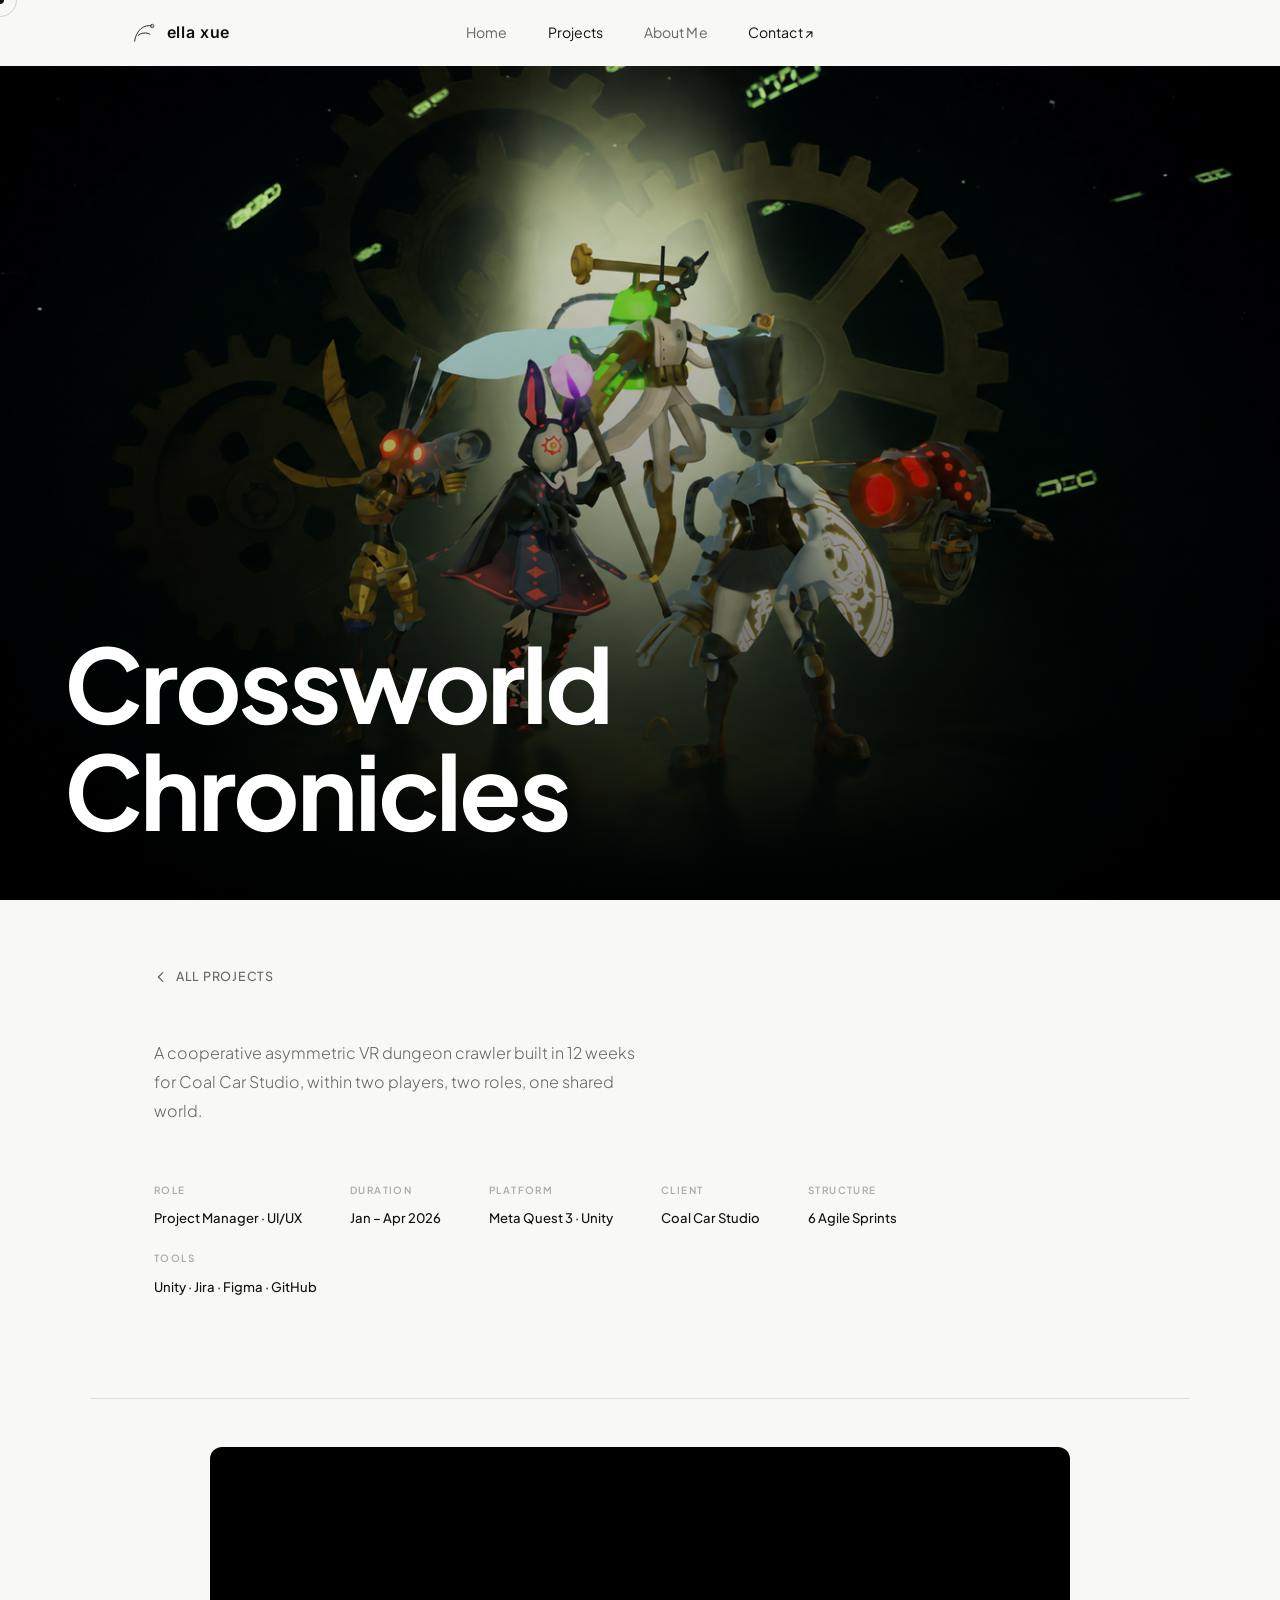
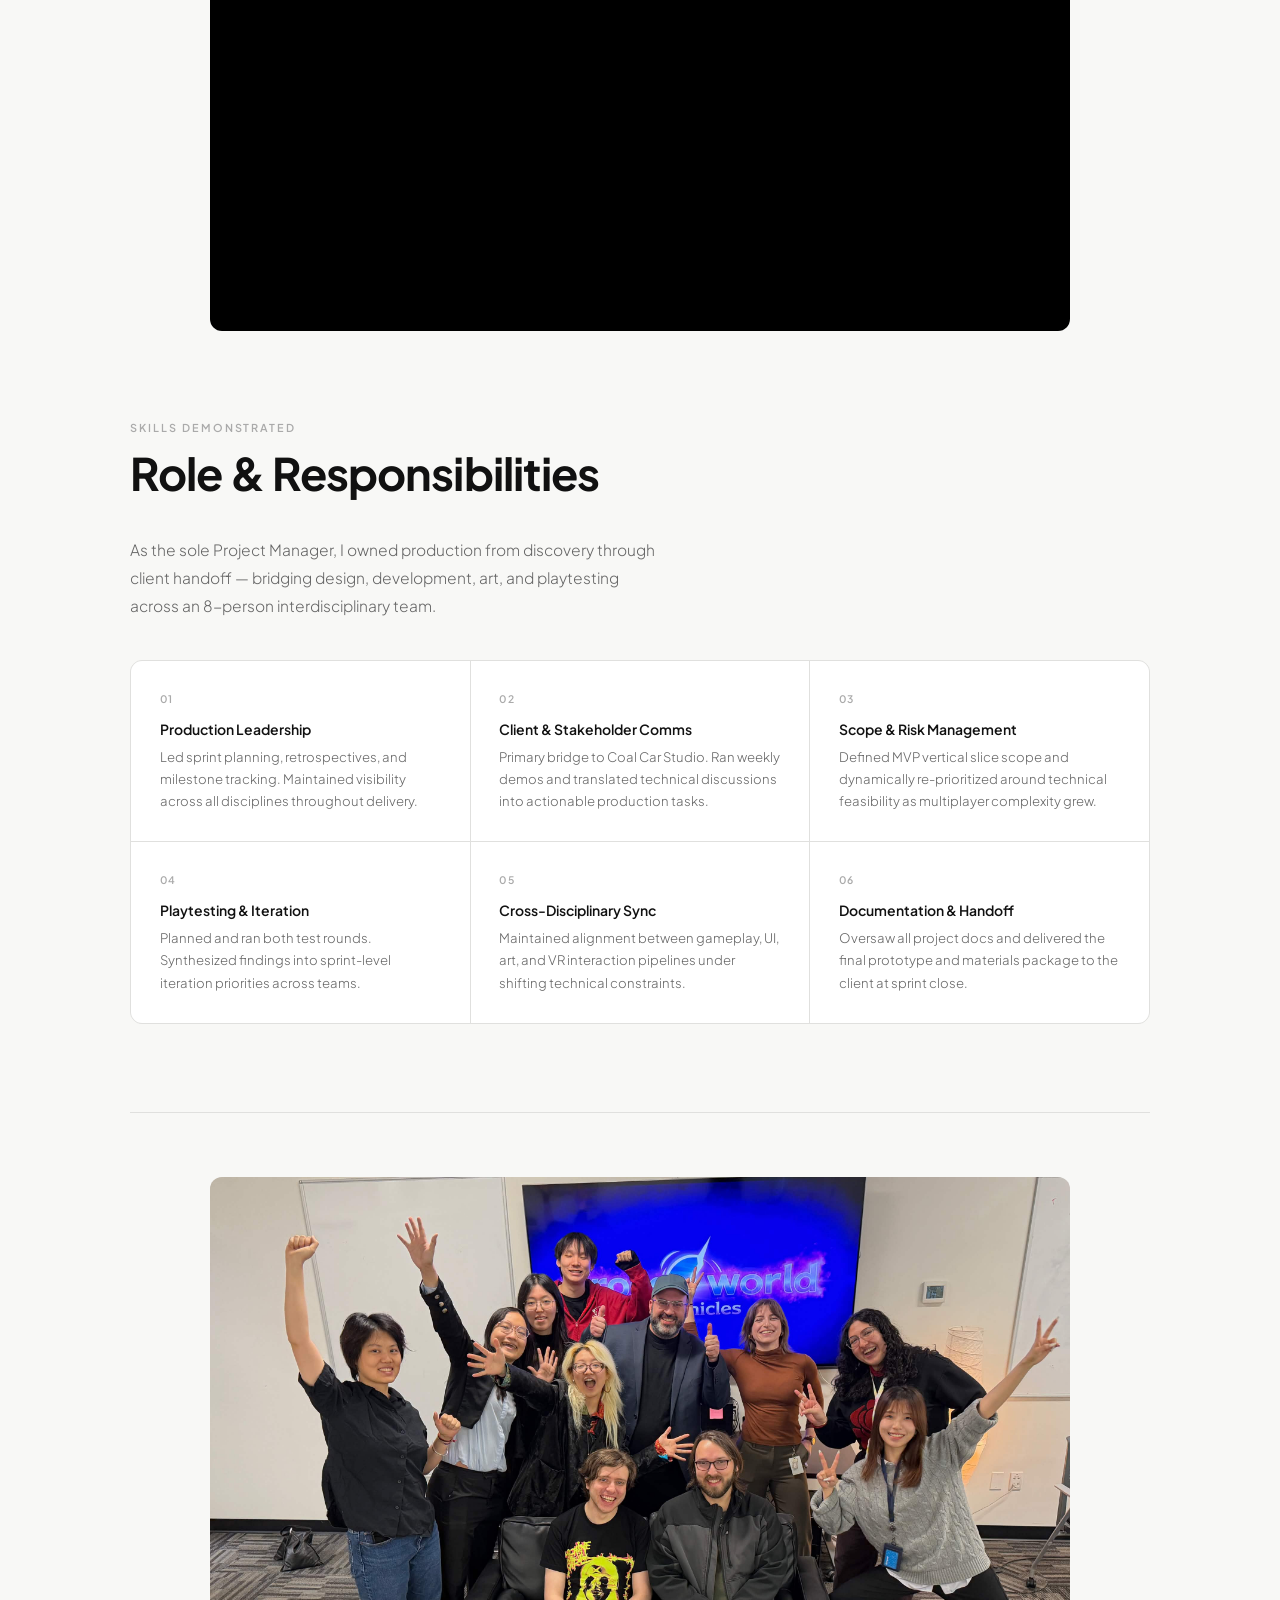
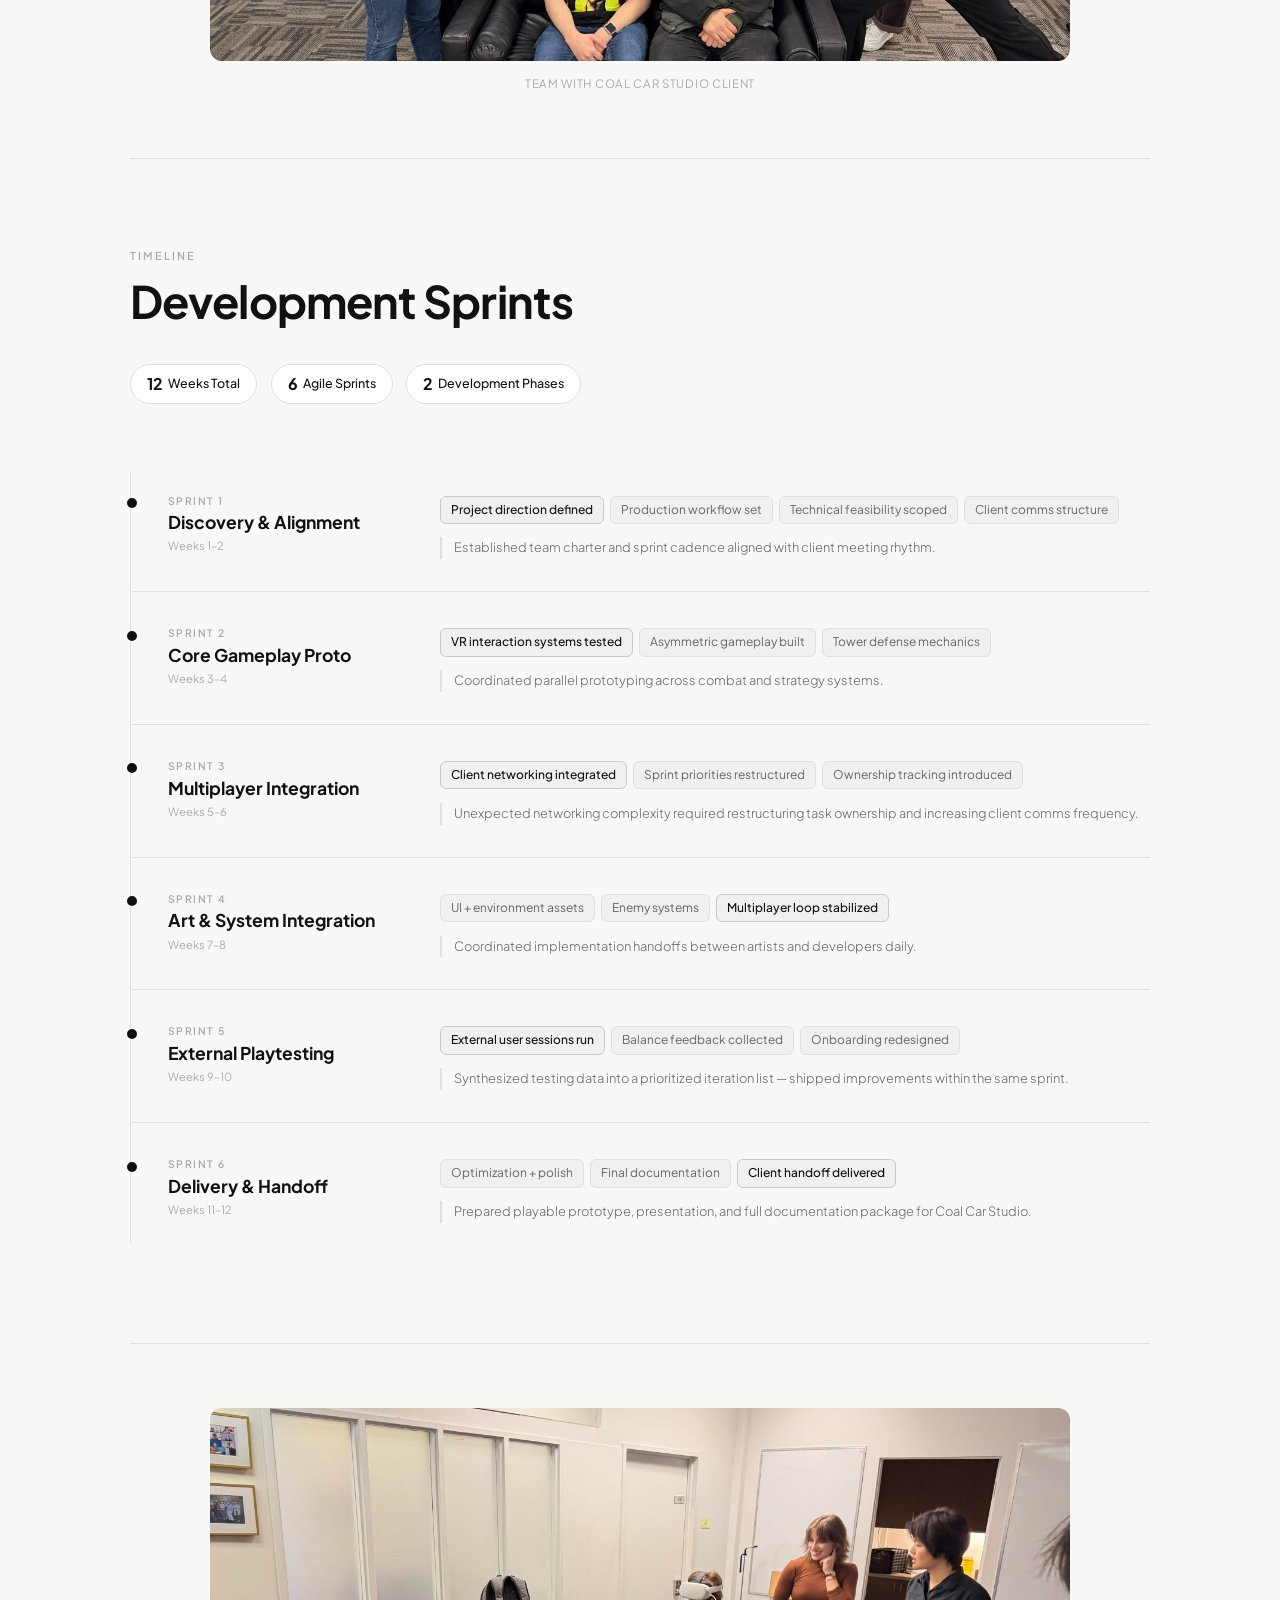
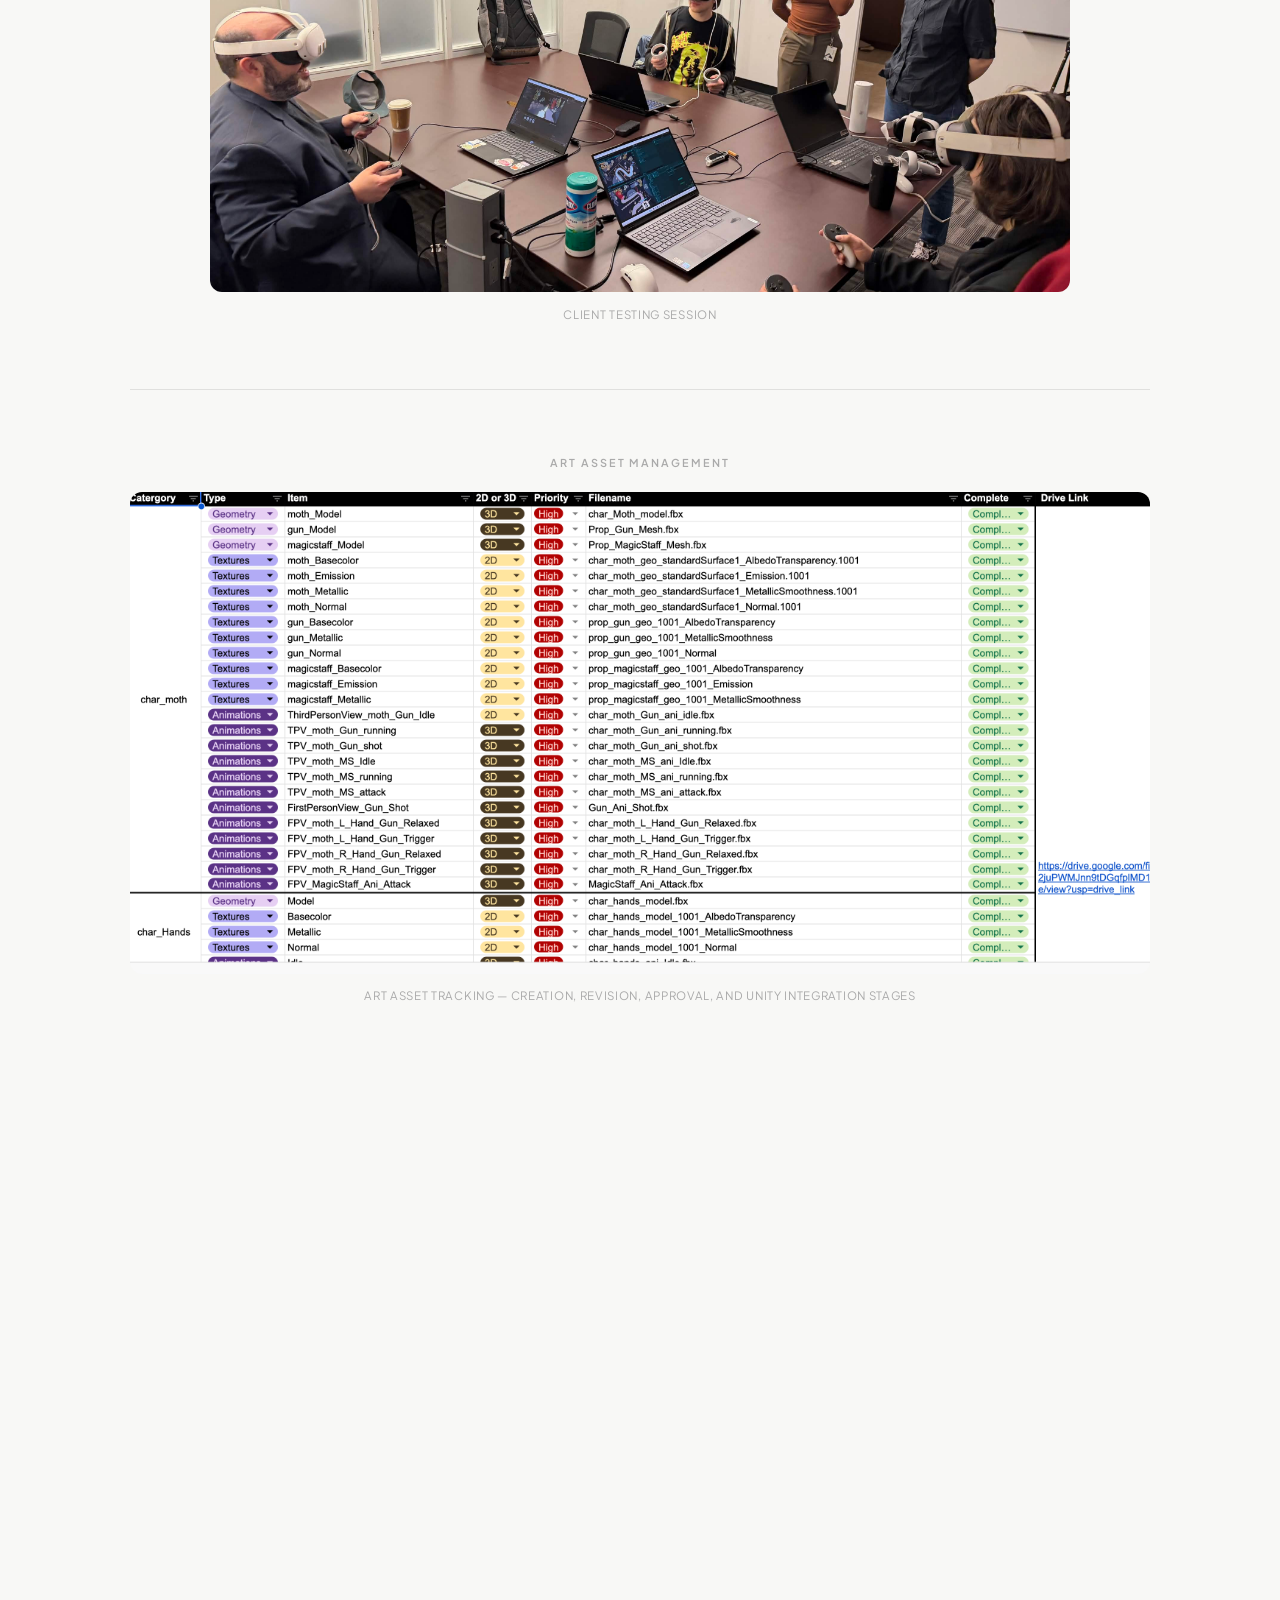
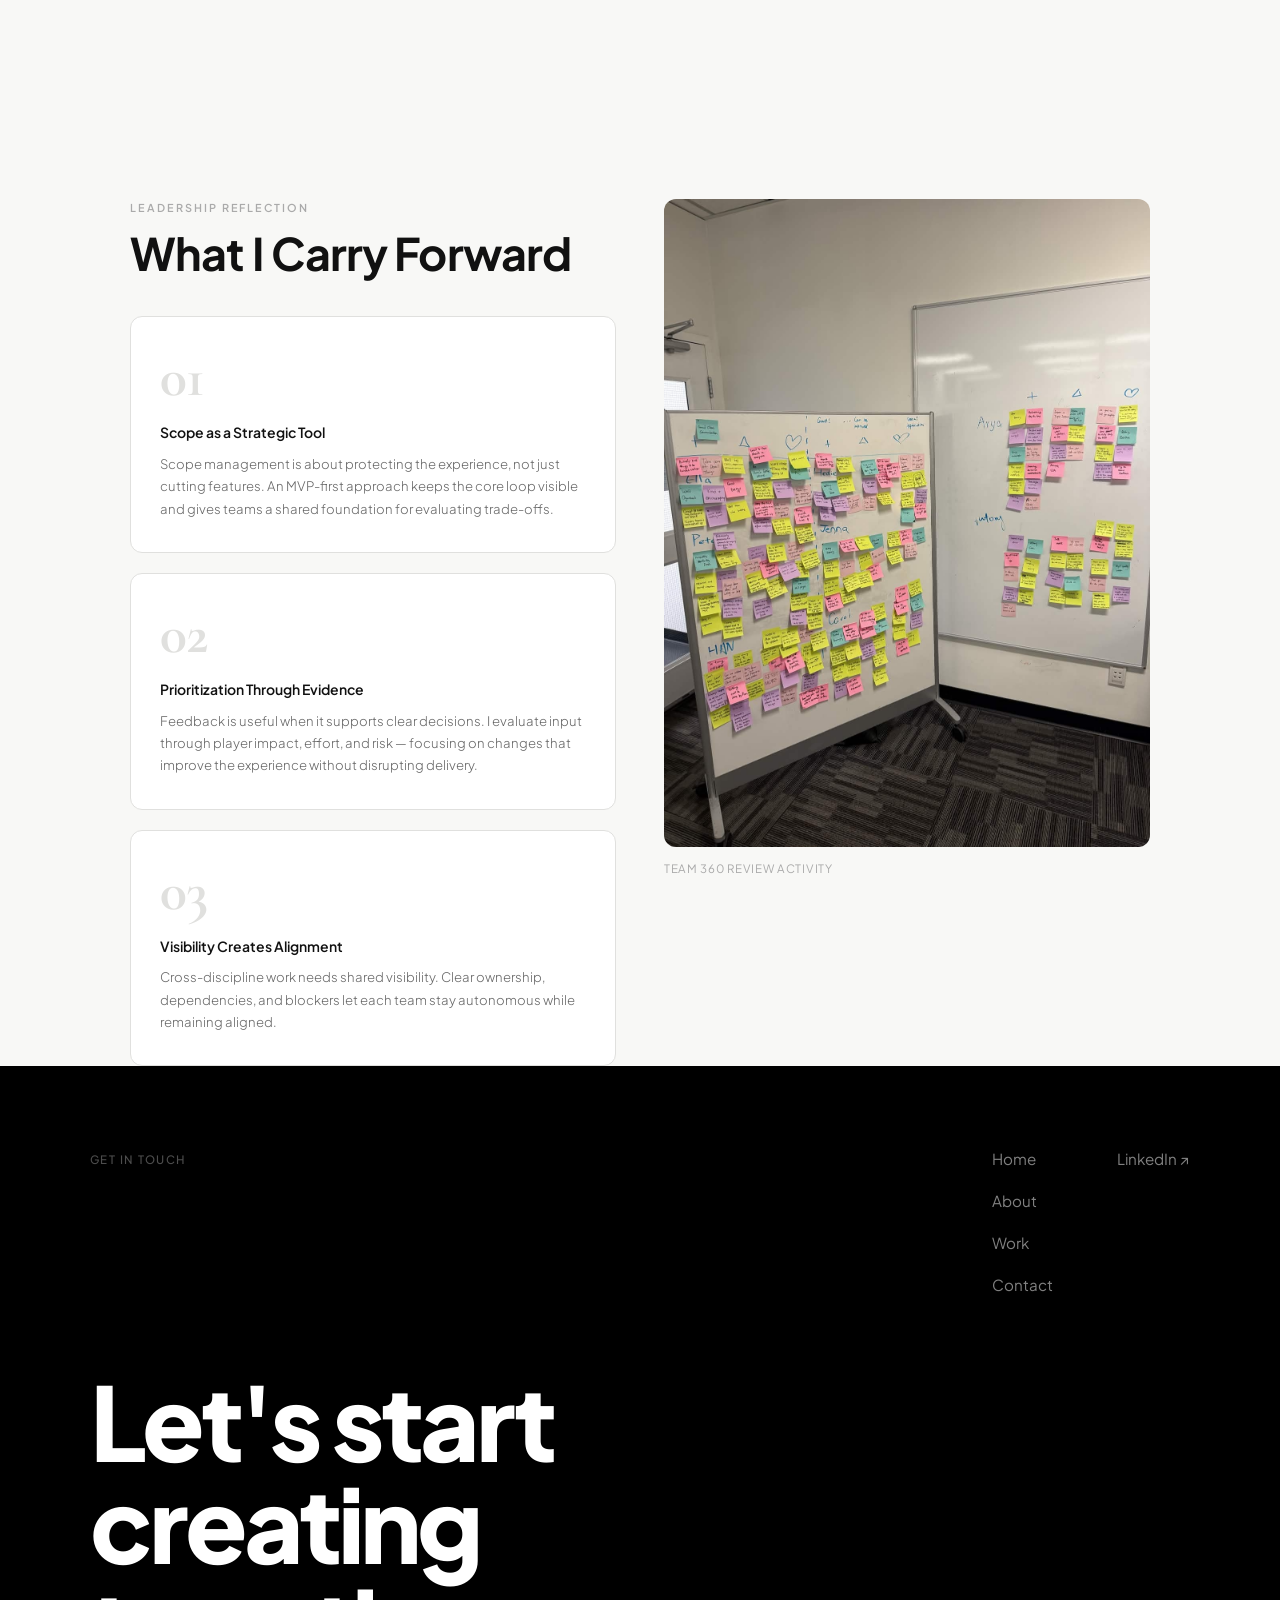
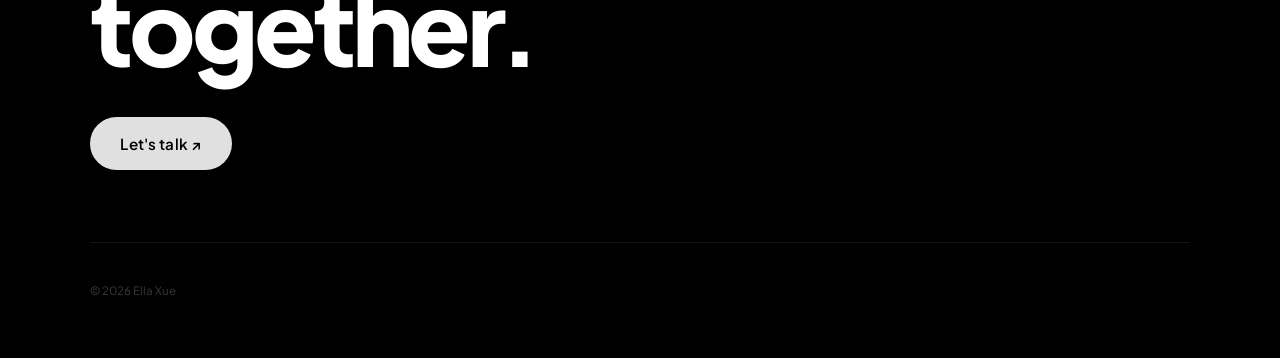
<file: crossworld.html>
<!DOCTYPE html>
<html lang="en">
<head>
  <meta charset="UTF-8" />
  <meta name="viewport" content="width=device-width, initial-scale=1.0" />
  <title>Crossworld Chronicles — Ella Xue</title>
  <link rel="preconnect" href="https://fonts.googleapis.com" />
  <link rel="preconnect" href="https://fonts.gstatic.com" crossorigin />
  <link href="https://fonts.googleapis.com/css2?family=Cormorant+Garamond:ital,wght@0,300;0,400;0,600;1,300;1,400&family=Inter:wght@300;400;500;600&family=Plus+Jakarta+Sans:wght@300;400;500;600;700;800&display=swap" rel="stylesheet" />
  <link rel="stylesheet" href="style.css" />
  <style>
    .proj-photo-wrap img { height: auto; object-fit: unset; }
  </style>
</head>
<body>

<div id="cursor" aria-hidden="true"></div>
<div id="cursor-follower" aria-hidden="true"></div>

<!-- ============================================================ HEADER -->
<header id="header">
  <div class="header-inner">
    <a href="index.html" class="logo">
      <svg class="logo-mark" viewBox="0 0 48 48" fill="none" aria-hidden="true">
        <path d="M8 38 C10 20, 24 8, 38 12" stroke="currentColor" stroke-width="1.5" stroke-linecap="round"/>
        <path d="M14 28 C18 24, 28 22, 34 26" stroke="currentColor" stroke-width="1.5" stroke-linecap="round"/>
        <circle cx="38" cy="12" r="3" stroke="var(--coral)" stroke-width="1.5" fill="none"/>
      </svg>
      ella xue
    </a>
    <nav class="nav-links" aria-label="Main navigation">
      <a href="index.html"     class="nav-link">Home</a>
      <a href="projects.html" class="nav-link active">Projects</a>
      <a href="about.html"    class="nav-link">About Me</a>
      <a href="contact.html"  class="nav-link nav-link--cta">Contact ↗</a>
    </nav>
    <button class="hamburger" id="hamburger" aria-label="Toggle menu" aria-expanded="false">
      <span></span><span></span>
    </button>
  </div>
  <div class="header-rule"></div>
</header>

<div class="mobile-nav" id="mobileNav" aria-hidden="true">
  <nav>
    <a href="index.html"     class="mobile-nav-link">Home</a>
    <a href="projects.html" class="mobile-nav-link">Projects</a>
    <a href="about.html"    class="mobile-nav-link">About Me</a>
    <a href="contact.html"  class="mobile-nav-link">Contact</a>
  </nav>
</div>

<main>

  <!-- ============================================================ COVER -->
  <div class="proj-cover">
    <img class="proj-cover-img" src="assets/images/crossworld/background.png" alt="Crossworld Chronicles cover" aria-hidden="true">
    <h1 class="proj-cover-title">Crossworld<br>Chronicles</h1>
  </div>

  <!-- ============================================================ HERO META -->
  <div class="proj-hero-below">

    <div class="proj-breadcrumb reveal">
      <a href="projects.html" class="back-link">
        <svg viewBox="0 0 16 16" fill="none" stroke="currentColor" stroke-width="1.5" stroke-linecap="round" stroke-linejoin="round">
          <path d="M10 3L5 8l5 5"/>
        </svg>
        All Projects
      </a>
    </div>

    <p class="proj-hero-sub reveal">
      A cooperative asymmetric VR dungeon crawler built in 12 weeks for Coal Car Studio, within two players, two roles, one shared world.
    </p>

    <div class="snapshot-row reveal reveal-d2">
      <div class="snap-cell">
        <span class="snap-key">Role</span>
        <span class="snap-val">Project Manager · UI/UX</span>
      </div>
      <div class="snap-cell">
        <span class="snap-key">Duration</span>
        <span class="snap-val">Jan – Apr 2026</span>
      </div>
      <div class="snap-cell">
        <span class="snap-key">Platform</span>
        <span class="snap-val">Meta Quest 3 · Unity</span>
      </div>
      <div class="snap-cell">
        <span class="snap-key">Client</span>
        <span class="snap-val">Coal Car Studio</span>
      </div>
      <div class="snap-cell">
        <span class="snap-key">Structure</span>
        <span class="snap-val">6 Agile Sprints</span>
      </div>
      <div class="snap-cell">
        <span class="snap-key">Tools</span>
        <span class="snap-val">Unity · Jira · Figma · GitHub</span>
      </div>
    </div>

  </div>

  <!-- ============================================================ TRAILER -->
  <div class="proj-trailer-wrap reveal">
    <div class="proj-trailer">
      <iframe
        src="https://www.youtube.com/embed/2unpqOxhGJo?autoplay=1&mute=1"
        title="Crossworld Chronicles — Project Trailer"
        frameborder="0"
        allow="accelerometer; autoplay; clipboard-write; encrypted-media; gyroscope; picture-in-picture; web-share"
        allowfullscreen>
      </iframe>
    </div>
  </div>

  <div class="proj-wrap">

    <!-- ============================================================ ROLE -->
    <section class="proj-section">
      <span class="eyebrow reveal">Skills Demonstrated</span>
      <h2 class="section-heading reveal reveal-d1">Role &amp; Responsibilities</h2>
      <p class="role-intro reveal reveal-d2">
        As the sole Project Manager, I owned production from discovery through client handoff — bridging design, development, art, and playtesting across an 8-person interdisciplinary team.
      </p>
      <div class="role-grid">
        <div class="role-card reveal reveal-d1">
          <span class="role-idx">01</span>
          <p class="role-name">Production Leadership</p>
          <p class="role-desc">Led sprint planning, retrospectives, and milestone tracking. Maintained visibility across all disciplines throughout delivery.</p>
        </div>
        <div class="role-card reveal reveal-d2">
          <span class="role-idx">02</span>
          <p class="role-name">Client &amp; Stakeholder Comms</p>
          <p class="role-desc">Primary bridge to Coal Car Studio. Ran weekly demos and translated technical discussions into actionable production tasks.</p>
        </div>
        <div class="role-card reveal reveal-d3">
          <span class="role-idx">03</span>
          <p class="role-name">Scope &amp; Risk Management</p>
          <p class="role-desc">Defined MVP vertical slice scope and dynamically re-prioritized around technical feasibility as multiplayer complexity grew.</p>
        </div>
        <div class="role-card reveal reveal-d1">
          <span class="role-idx">04</span>
          <p class="role-name">Playtesting &amp; Iteration</p>
          <p class="role-desc">Planned and ran both test rounds. Synthesized findings into sprint-level iteration priorities across teams.</p>
        </div>
        <div class="role-card reveal reveal-d2">
          <span class="role-idx">05</span>
          <p class="role-name">Cross-Disciplinary Sync</p>
          <p class="role-desc">Maintained alignment between gameplay, UI, art, and VR interaction pipelines under shifting technical constraints.</p>
        </div>
        <div class="role-card reveal reveal-d3">
          <span class="role-idx">06</span>
          <p class="role-name">Documentation &amp; Handoff</p>
          <p class="role-desc">Oversaw all project docs and delivered the final prototype and materials package to the client at sprint close.</p>
        </div>
      </div>
    </section>

    <!-- team with client photo -->
    <div class="proj-photos reveal">
      <div class="proj-photo-wrap" style="aspect-ratio: 16/9;">
        <img src="assets/images/crossworld/IMG_5715.jpg" alt="Team with Coal Car Studio client" style="object-position: center 65%;">
      </div>
      <p class="proj-photo-caption">Team with Coal Car Studio client</p>
    </div>

    <!-- ============================================================ TIMELINE -->
    <section class="proj-section">
      <span class="eyebrow reveal">Timeline</span>
      <h2 class="section-heading reveal reveal-d1">Development Sprints</h2>
      <div class="sprint-pills reveal reveal-d2">
        <div class="sprint-pill"><strong>12</strong> Weeks Total</div>
        <div class="sprint-pill"><strong>6</strong> Agile Sprints</div>
        <div class="sprint-pill"><strong>2</strong> Development Phases</div>
      </div>

      <div class="timeline">
        <div class="timeline-line">
          <div class="timeline-progress" id="tlProgress"></div>
        </div>

        <div class="tl-item reveal">
          <div class="tl-dot"></div>
          <div>
            <span class="tl-sprint-label">Sprint 1</span>
            <p class="tl-sprint-name">Discovery &amp; Alignment</p>
            <p class="tl-dates">Weeks 1–2</p>
          </div>
          <div class="tl-right">
            <div class="tl-chips">
              <span class="chip key">Project direction defined</span>
              <span class="chip">Production workflow set</span>
              <span class="chip">Technical feasibility scoped</span>
              <span class="chip">Client comms structure</span>
            </div>
            <p class="tl-pm-note">Established team charter and sprint cadence aligned with client meeting rhythm.</p>
          </div>
        </div>

        <div class="tl-item reveal">
          <div class="tl-dot"></div>
          <div>
            <span class="tl-sprint-label">Sprint 2</span>
            <p class="tl-sprint-name">Core Gameplay Proto</p>
            <p class="tl-dates">Weeks 3–4</p>
          </div>
          <div class="tl-right">
            <div class="tl-chips">
              <span class="chip key">VR interaction systems tested</span>
              <span class="chip">Asymmetric gameplay built</span>
              <span class="chip">Tower defense mechanics</span>
            </div>
            <p class="tl-pm-note">Coordinated parallel prototyping across combat and strategy systems.</p>
          </div>
        </div>

        <div class="tl-item reveal">
          <div class="tl-dot"></div>
          <div>
            <span class="tl-sprint-label">Sprint 3</span>
            <p class="tl-sprint-name">Multiplayer Integration</p>
            <p class="tl-dates">Weeks 5–6</p>
          </div>
          <div class="tl-right">
            <div class="tl-chips">
              <span class="chip key">Client networking integrated</span>
              <span class="chip">Sprint priorities restructured</span>
              <span class="chip">Ownership tracking introduced</span>
            </div>
            <p class="tl-pm-note">Unexpected networking complexity required restructuring task ownership and increasing client comms frequency.</p>
          </div>
        </div>

        <div class="tl-item reveal">
          <div class="tl-dot"></div>
          <div>
            <span class="tl-sprint-label">Sprint 4</span>
            <p class="tl-sprint-name">Art &amp; System Integration</p>
            <p class="tl-dates">Weeks 7–8</p>
          </div>
          <div class="tl-right">
            <div class="tl-chips">
              <span class="chip">UI + environment assets</span>
              <span class="chip">Enemy systems</span>
              <span class="chip key">Multiplayer loop stabilized</span>
            </div>
            <p class="tl-pm-note">Coordinated implementation handoffs between artists and developers daily.</p>
          </div>
        </div>

        <div class="tl-item reveal">
          <div class="tl-dot"></div>
          <div>
            <span class="tl-sprint-label">Sprint 5</span>
            <p class="tl-sprint-name">External Playtesting</p>
            <p class="tl-dates">Weeks 9–10</p>
          </div>
          <div class="tl-right">
            <div class="tl-chips">
              <span class="chip key">External user sessions run</span>
              <span class="chip">Balance feedback collected</span>
              <span class="chip">Onboarding redesigned</span>
            </div>
            <p class="tl-pm-note">Synthesized testing data into a prioritized iteration list — shipped improvements within the same sprint.</p>
          </div>
        </div>

        <div class="tl-item reveal">
          <div class="tl-dot"></div>
          <div>
            <span class="tl-sprint-label">Sprint 6</span>
            <p class="tl-sprint-name">Delivery &amp; Handoff</p>
            <p class="tl-dates">Weeks 11–12</p>
          </div>
          <div class="tl-right">
            <div class="tl-chips">
              <span class="chip">Optimization + polish</span>
              <span class="chip">Final documentation</span>
              <span class="chip key">Client handoff delivered</span>
            </div>
            <p class="tl-pm-note">Prepared playable prototype, presentation, and full documentation package for Coal Car Studio.</p>
          </div>
        </div>

      </div>
    </section>

    <!-- client testing photo -->
    <div class="proj-photos reveal">
      <div class="proj-photo-wrap" style="aspect-ratio: 16/9;">
        <img src="assets/images/crossworld/IMG_5689.jpg" alt="Client testing session" style="object-fit: cover; height: 100%;">
      </div>
      <p class="proj-photo-caption">Client testing session</p>
    </div>

    <!-- art asset tracking -->
    <div class="proj-photos reveal" style="border-bottom: none; padding-bottom: 0;">
      <span class="eyebrow" style="margin-bottom: 1.25rem; display: block;">Art Asset Management</span>
      <div class="proj-photo-wrap" style="max-width: none;">
        <img src="assets/images/crossworld/art%20asset%20tracking.png" alt="Art asset tracking spreadsheet">
      </div>
      <p class="proj-photo-caption" style="margin-top: 0.75rem;">Art asset tracking — creation, revision, approval, and Unity integration stages</p>
    </div>

    <!-- ============================================================ CHALLENGES -->
    <section class="proj-section">
      <span class="eyebrow reveal">Key Challenges</span>
      <h2 class="section-heading reveal reveal-d1">Problem → Response → Outcome</h2>
      <p class="challenge-intro reveal reveal-d2">An ambitious VR multiplayer concept, a 13-week timeline, and a lot of ideas. My focus was to define scope, align disciplines, and protect the core experience.</p>

      <div class="ch-cards">

        <div class="ch-card reveal">
          <div class="ch-card-header">
            <span class="ch-card-num">01</span>
            <h3 class="ch-card-title">Scope Control</h3>
          </div>
          <div class="ch-card-panels">
            <div class="ch-panel ch-panel--challenge">
              <span class="ch-panel-label">Challenge</span>
              <p class="ch-panel-body">The original concept had more features than a 13-week multiplayer VR production could realistically deliver.</p>
            </div>
            <div class="ch-panel ch-panel--response">
              <span class="ch-panel-label">My Response</span>
              <p class="ch-panel-body">Defined the MVP around the core loop: VR combat, Strategist turrets, resource management, and win/loss conditions. Cut secondary features to keep production focused.</p>
            </div>
            <div class="ch-panel ch-panel--outcome">
              <span class="ch-panel-label">Outcome</span>
              <p class="ch-panel-body">Delivered a complete multiplayer loop as a cohesive vertical slice, not an overextended feature set.</p>
            </div>
          </div>
        </div>

        <div class="ch-card reveal reveal-d1">
          <div class="ch-card-header">
            <span class="ch-card-num">02</span>
            <h3 class="ch-card-title">Production Prioritization</h3>
          </div>
          <div class="ch-card-panels">
            <div class="ch-panel ch-panel--challenge">
              <span class="ch-panel-label">Challenge</span>
              <p class="ch-panel-body">As the project evolved, the team needed to decide what to improve, simplify, and stop building.</p>
            </div>
            <div class="ch-panel ch-panel--response">
              <span class="ch-panel-label">My Response</span>
              <p class="ch-panel-body">Used client feedback and playtest findings to prioritize readability, pacing, onboarding, UI clarity, and technical risk.</p>
            </div>
            <div class="ch-panel ch-panel--outcome">
              <span class="ch-panel-label">Outcome</span>
              <p class="ch-panel-body">Clearer feedback, better pacing, and stronger onboarding — improvements shipped within the same sprint.</p>
            </div>
          </div>
        </div>

        <div class="ch-card reveal reveal-d2">
          <div class="ch-card-header">
            <span class="ch-card-num">03</span>
            <h3 class="ch-card-title">Cross-Discipline Alignment</h3>
          </div>
          <div class="ch-card-panels">
            <div class="ch-panel ch-panel--challenge">
              <span class="ch-panel-label">Challenge</span>
              <p class="ch-panel-body">VR interaction, UI, level design, and art pipelines were tightly connected, creating many dependencies.</p>
            </div>
            <div class="ch-panel ch-panel--response">
              <span class="ch-panel-label">My Response</span>
              <p class="ch-panel-body">Shared documentation, task boards, and asset tracking kept progress, blockers, and ownership visible across all disciplines.</p>
            </div>
            <div class="ch-panel ch-panel--outcome">
              <span class="ch-panel-label">Outcome</span>
              <p class="ch-panel-body">The team stayed aligned on priorities and delivery targets throughout production.</p>
            </div>
          </div>
        </div>

      </div>
    </section>

    <!-- task ownership spreadsheet -->
    <div class="proj-photos reveal" style="border-bottom: none; padding-bottom: 0;">
      <span class="eyebrow" style="margin-bottom: 1.25rem; display: block;">Task Ownership</span>
      <div class="proj-photo-wrap" style="max-width: none;">
        <img src="assets/images/crossworld/task%20ownership%20spreadship.png" alt="Task ownership spreadsheet">
      </div>
      <p class="proj-photo-caption" style="margin-top: 0.75rem;">Task ownership tracking — responsibilities and progress across all disciplines</p>
    </div>

    <!-- playtest photos -->
    <div class="proj-photos reveal">
      <div class="proj-photo-grid proj-photo-grid--2">
        <div class="proj-photo-wrap" style="aspect-ratio: 4/3;">
          <img src="assets/images/crossworld/test.jpg" alt="Playtest session">
        </div>
        <div class="proj-photo-wrap" style="aspect-ratio: 4/3;">
          <img src="assets/images/crossworld/test2.jpg" alt="Playtest session">
        </div>
      </div>
      <p class="proj-photo-caption">External playtesting rounds</p>
    </div>

    <!-- ============================================================ REFLECTION -->
    <section class="proj-section" style="padding-bottom: 0;">
      <div style="display: grid; grid-template-columns: 1fr 1fr; gap: 3rem; align-items: start;">
        <div>
          <span class="eyebrow reveal">Leadership Reflection</span>
          <h2 class="section-heading reveal reveal-d1">What I Carry Forward</h2>
          <div class="reflection-grid" style="grid-template-columns: 1fr; gap: 1.25rem;">
            <div class="refl-card reveal reveal-d1">
              <p class="refl-big-num">01</p>
              <p class="refl-title">Scope as a Strategic Tool</p>
              <p class="refl-body">Scope management is about protecting the experience, not just cutting features. An MVP-first approach keeps the core loop visible and gives teams a shared foundation for evaluating trade-offs.</p>
            </div>
            <div class="refl-card reveal reveal-d2">
              <p class="refl-big-num">02</p>
              <p class="refl-title">Prioritization Through Evidence</p>
              <p class="refl-body">Feedback is useful when it supports clear decisions. I evaluate input through player impact, effort, and risk — focusing on changes that improve the experience without disrupting delivery.</p>
            </div>
            <div class="refl-card reveal reveal-d3">
              <p class="refl-big-num">03</p>
              <p class="refl-title">Visibility Creates Alignment</p>
              <p class="refl-body">Cross-discipline work needs shared visibility. Clear ownership, dependencies, and blockers let each team stay autonomous while remaining aligned.</p>
            </div>
          </div>
        </div>
        <div class="reveal" style="position: sticky; top: calc(var(--nav-h) + 2rem);">
          <div class="proj-photo-wrap" style="max-width: none; border-radius: 12px; overflow: hidden;">
            <img src="assets/images/crossworld/teambond.jpg" alt="Team 360 review activity" style="width:100%; height:auto; display:block;">
          </div>
          <p class="proj-photo-caption" style="margin-top: 0.75rem;">Team 360 review activity</p>
        </div>
      </div>
    </section>

  </div><!-- /proj-wrap -->

</main>

<div class="proj-end">
  <div class="proj-end-inner">
    <span class="proj-end-label">Get in touch</span>
    <nav class="proj-end-nav">
      <div class="proj-end-nav-col">
        <a href="index.html">Home</a>
        <a href="about.html">About</a>
        <a href="projects.html">Work</a>
        <a href="contact.html">Contact</a>
      </div>
      <div class="proj-end-nav-col">
        <a href="https://www.linkedin.com/in/ella-xue-676157253/" target="_blank" rel="noopener">LinkedIn ↗</a>
      </div>
    </nav>
  </div>
  <div class="proj-end-body">
    <h2 class="proj-end-heading">Let's start<br>creating together.</h2>
    <a href="contact.html" class="proj-end-btn">Let's talk ↗</a>
  </div>
  <div class="proj-end-foot">
    <span>© 2026 Ella Xue</span>
  </div>
</div>

<script src="main.js"></script>
</body>
</html>
</file>
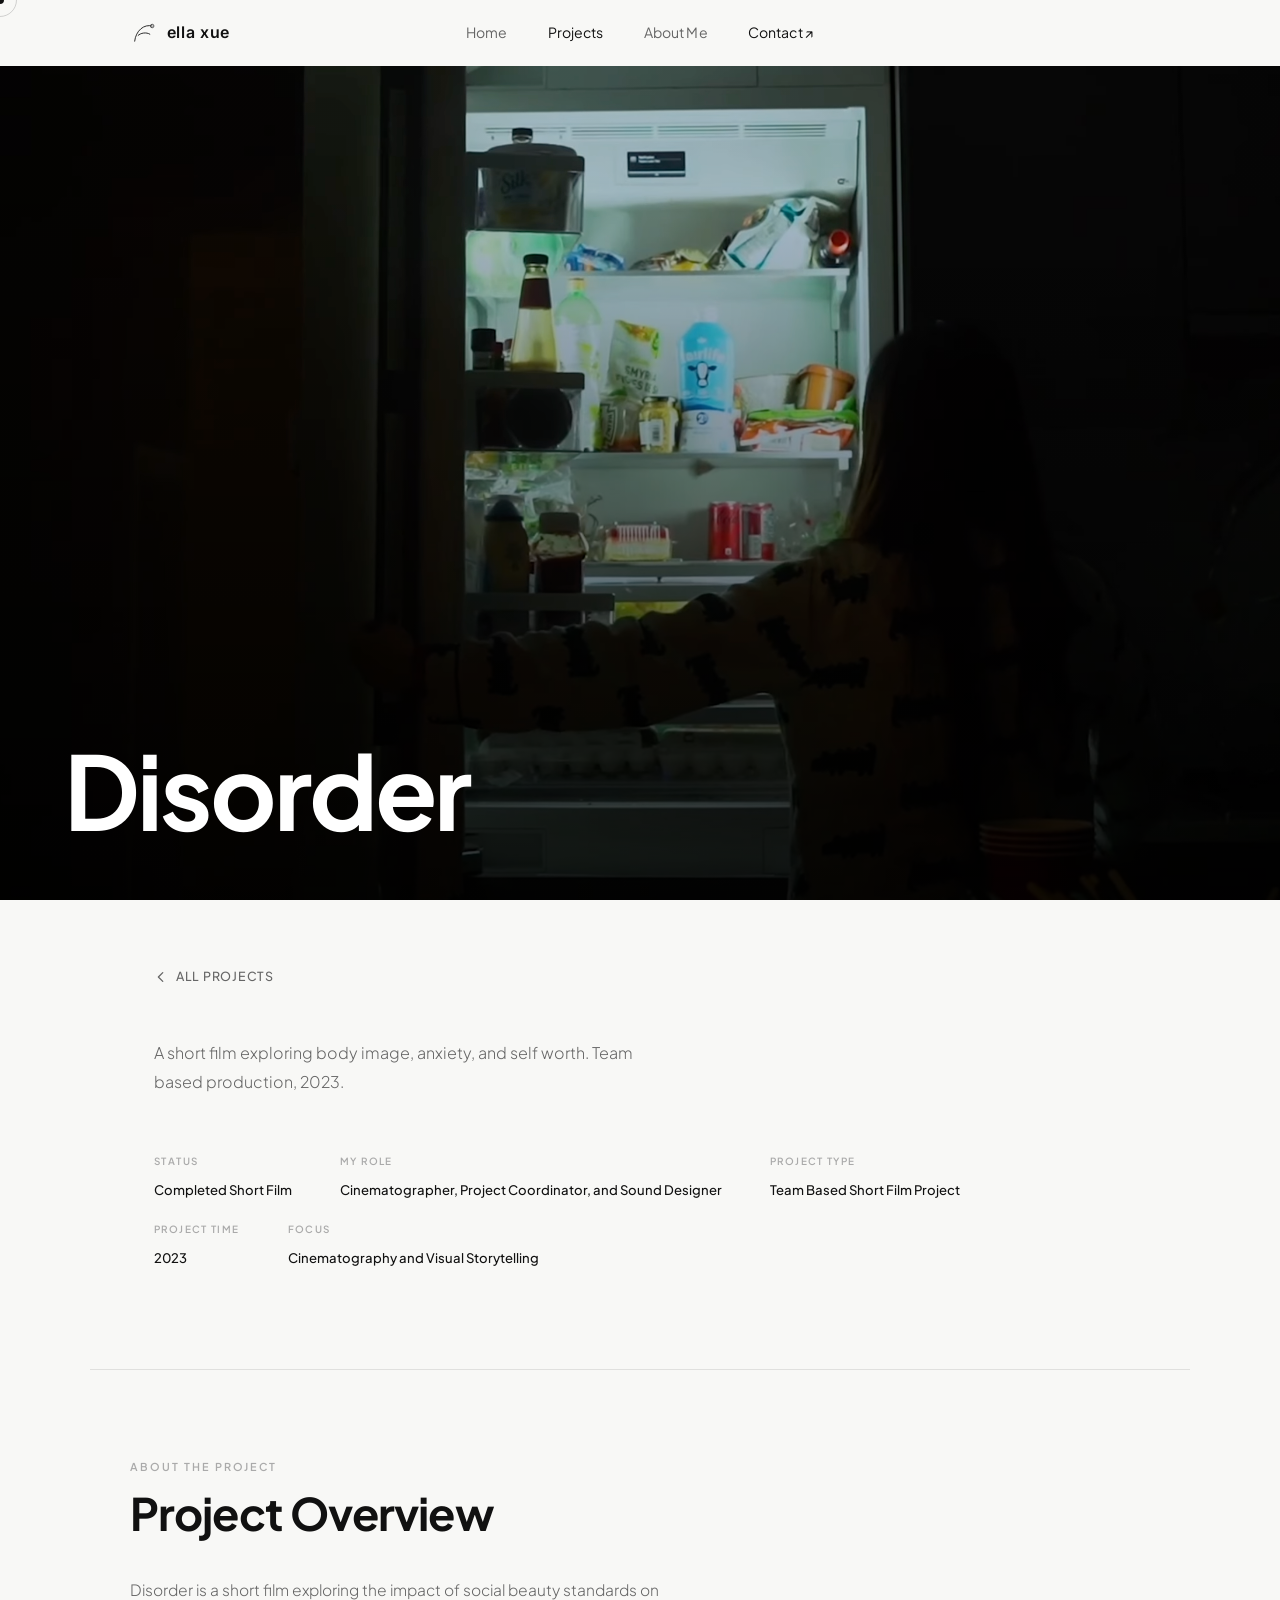
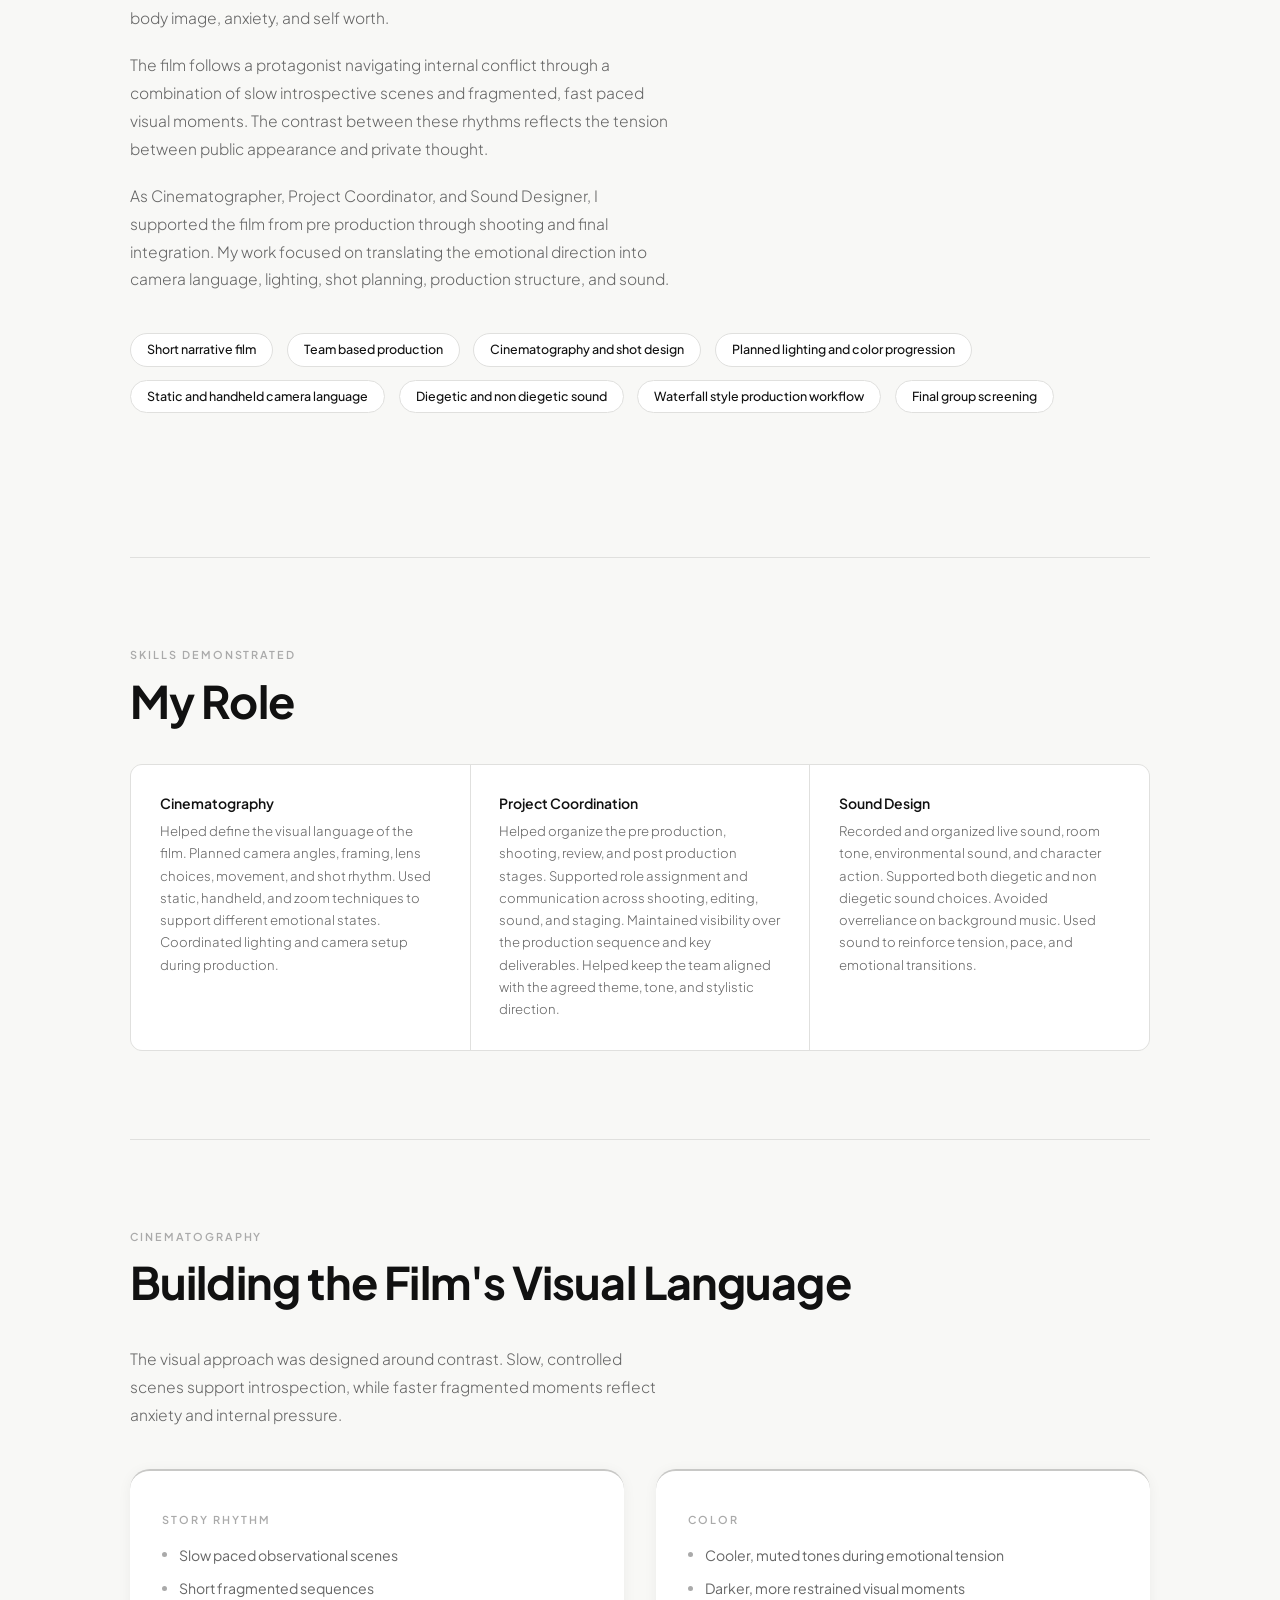
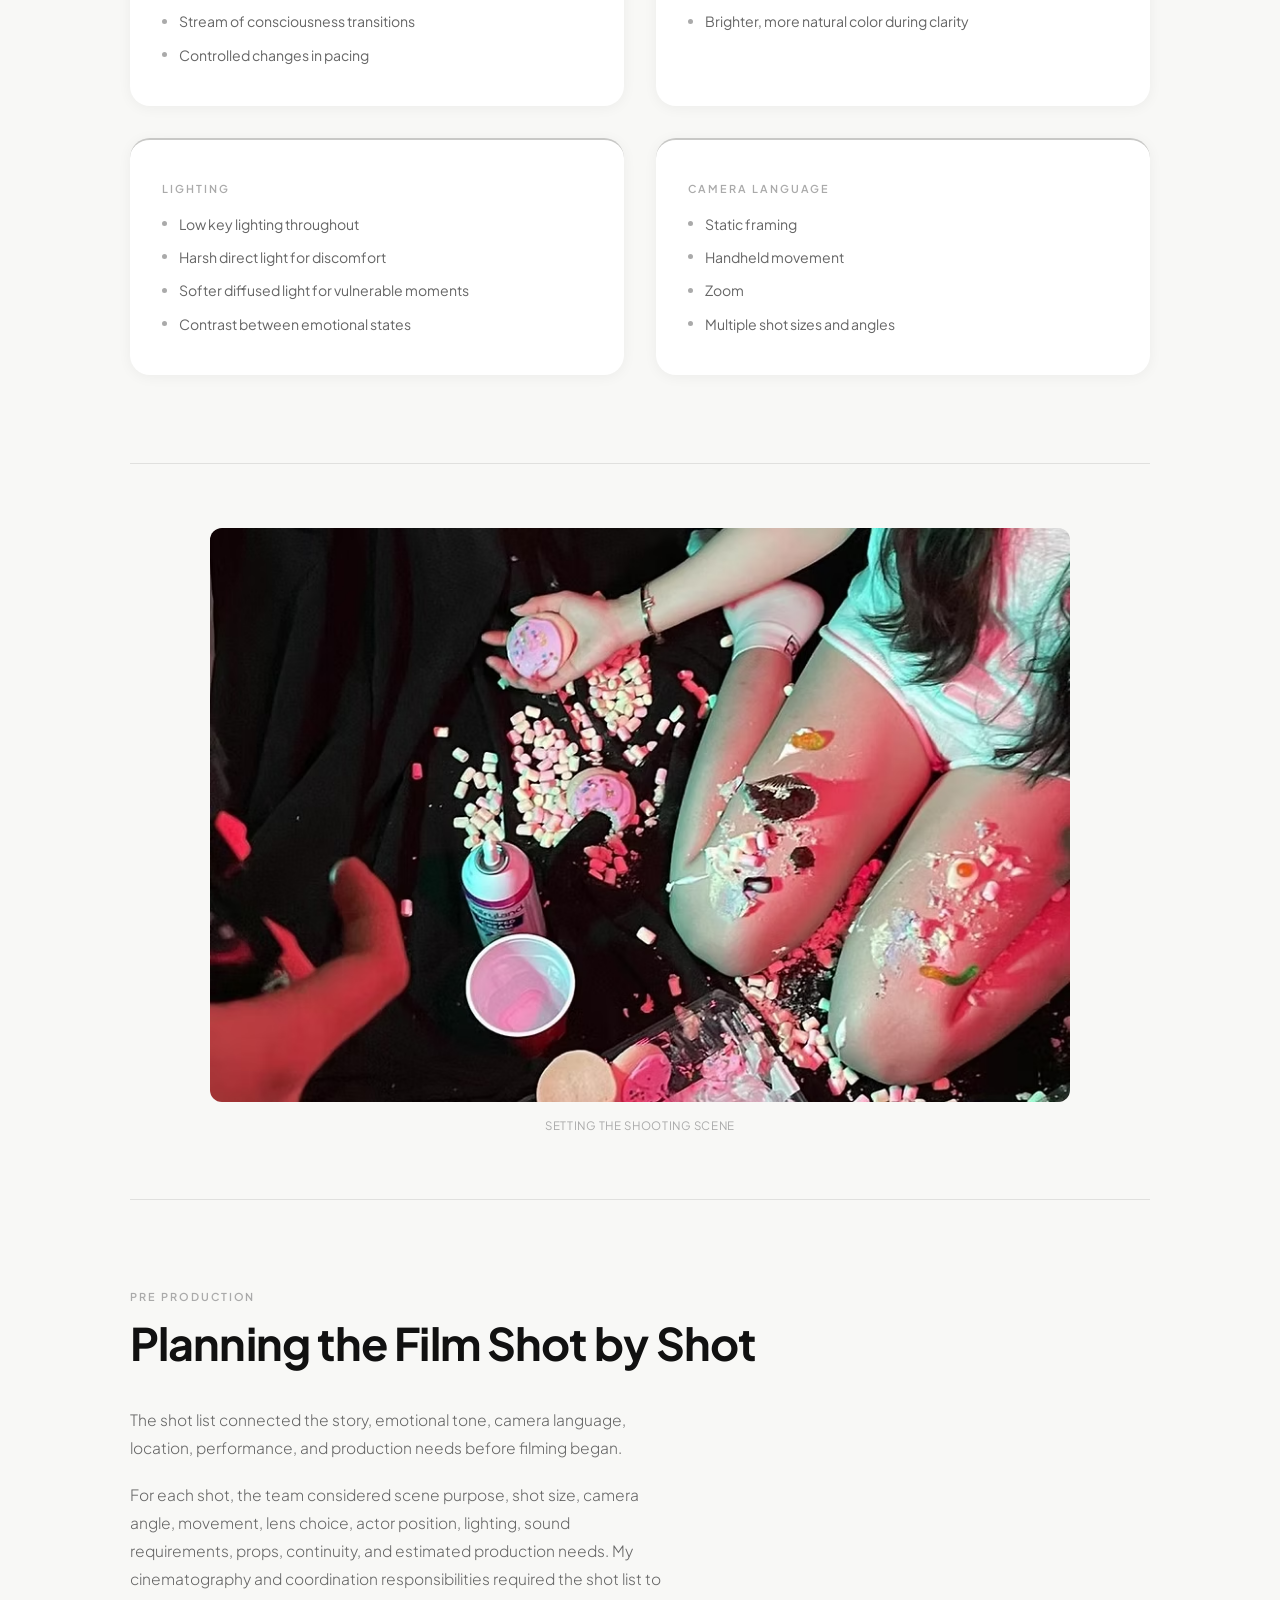
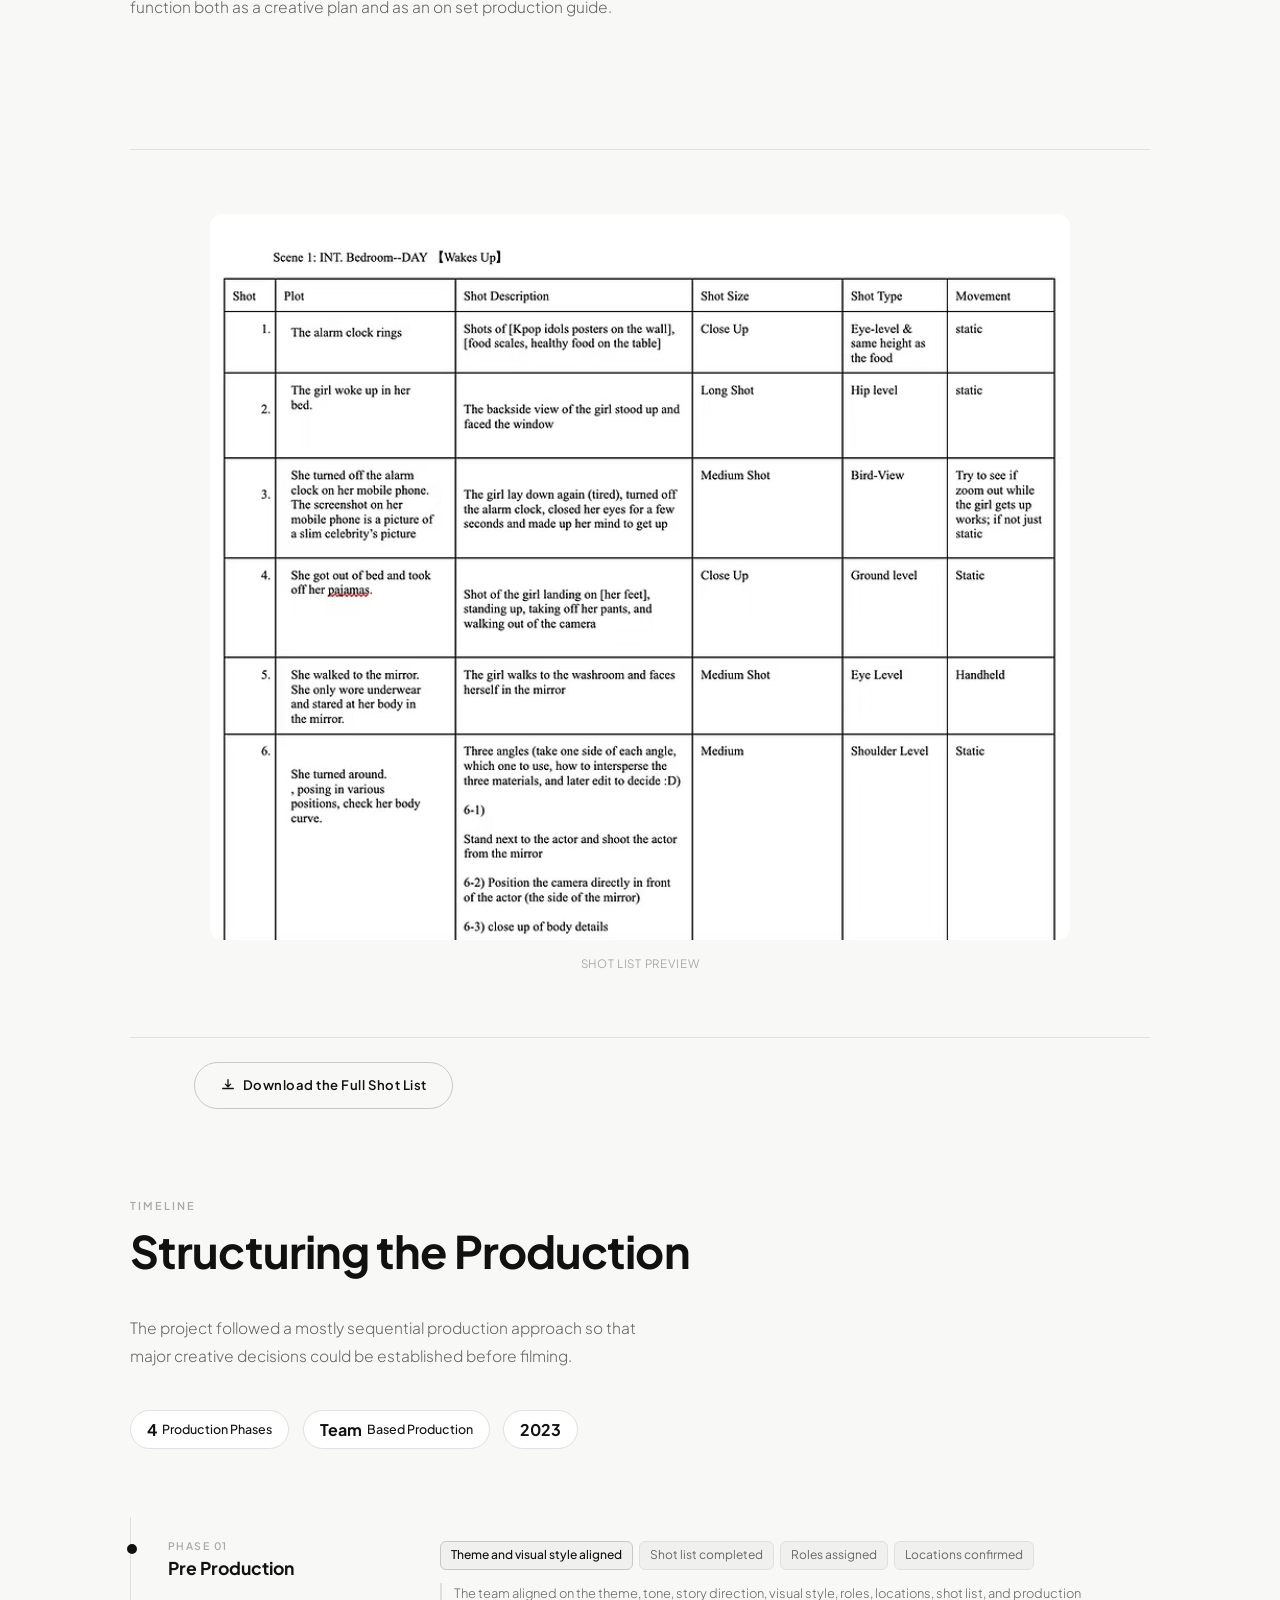
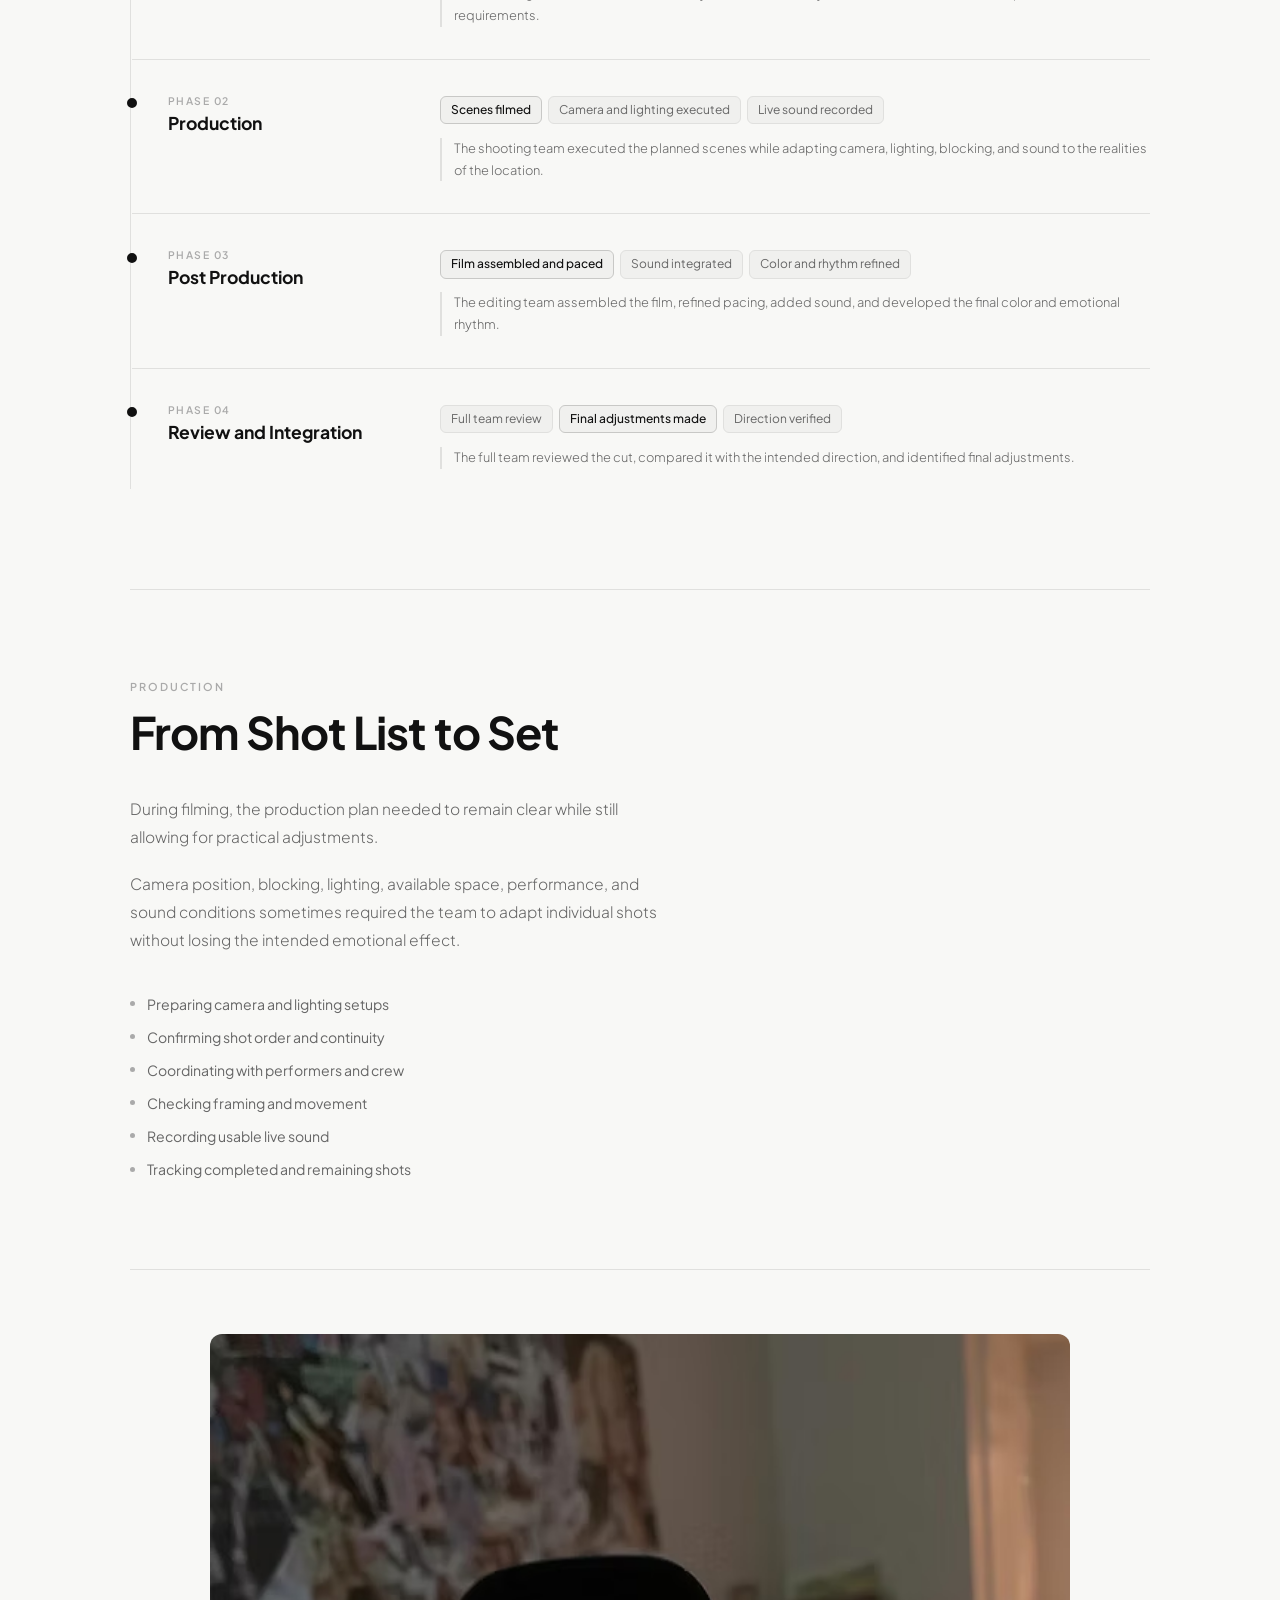
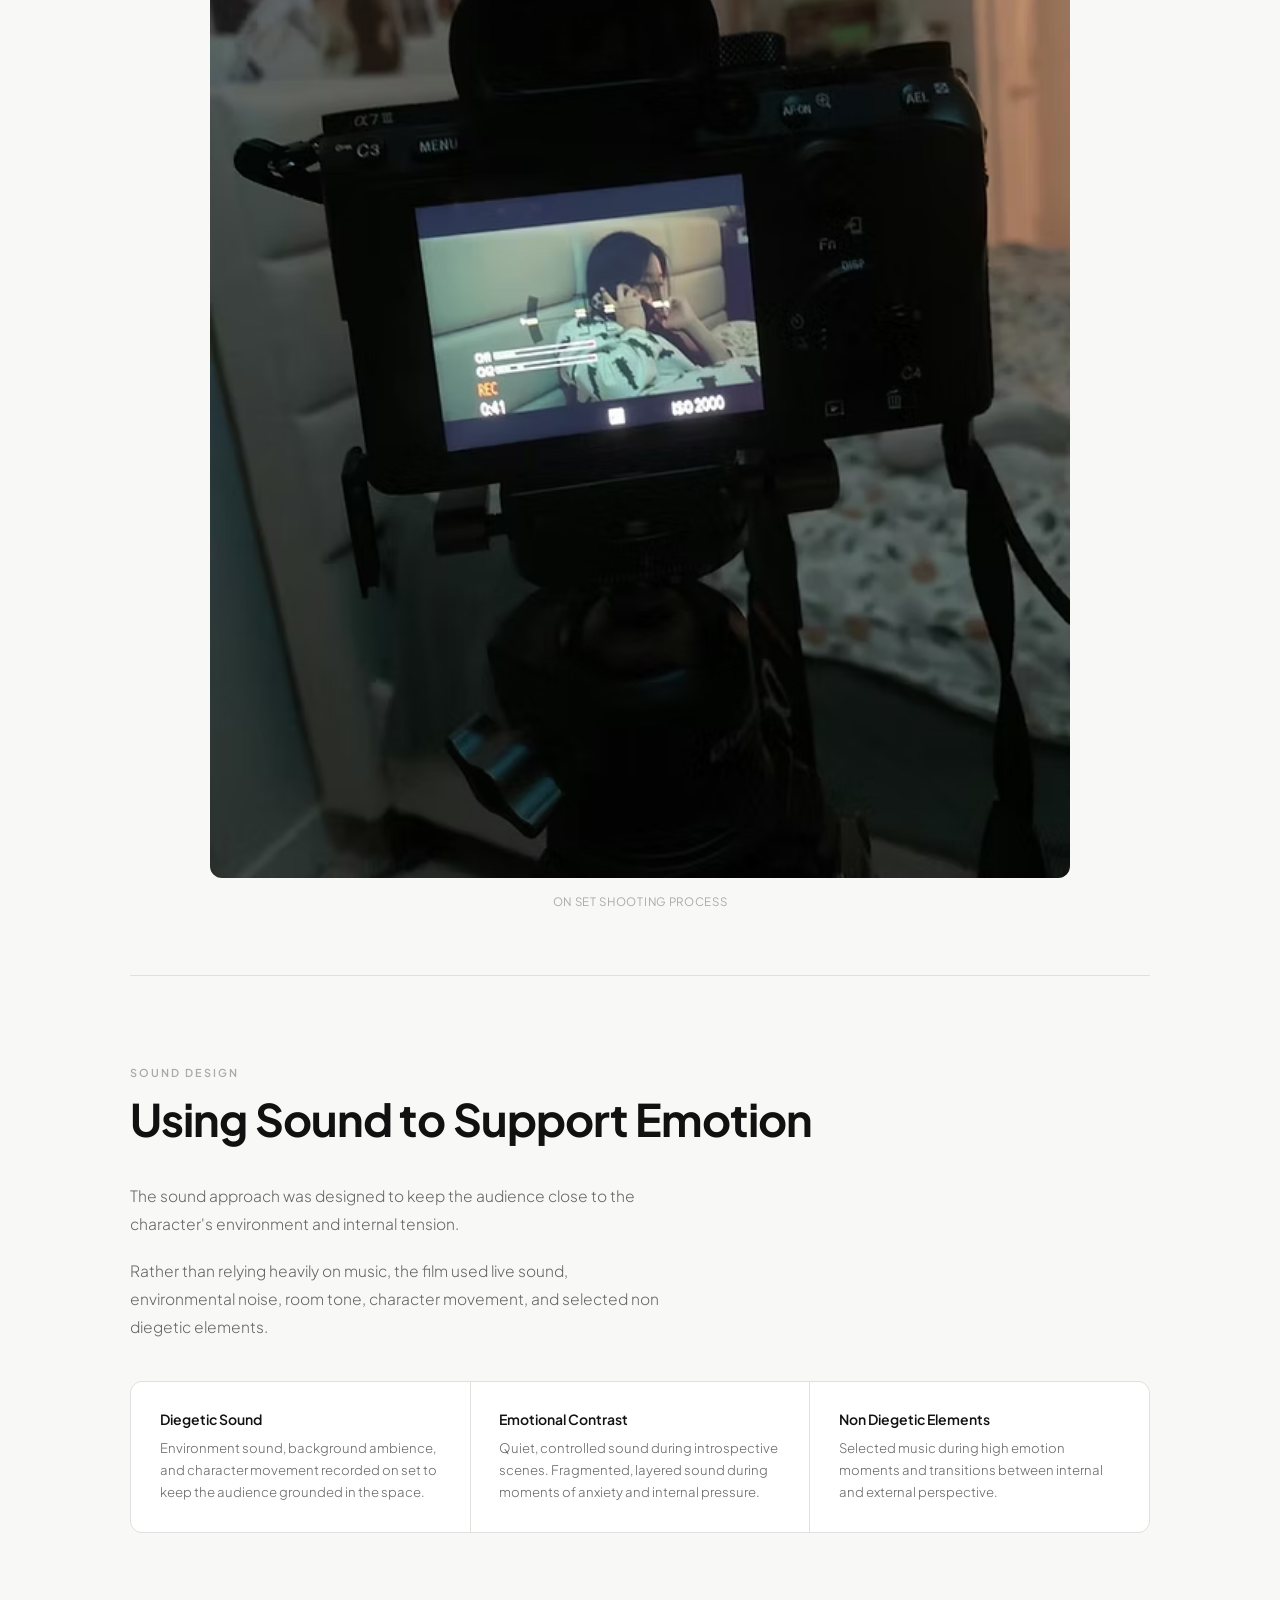
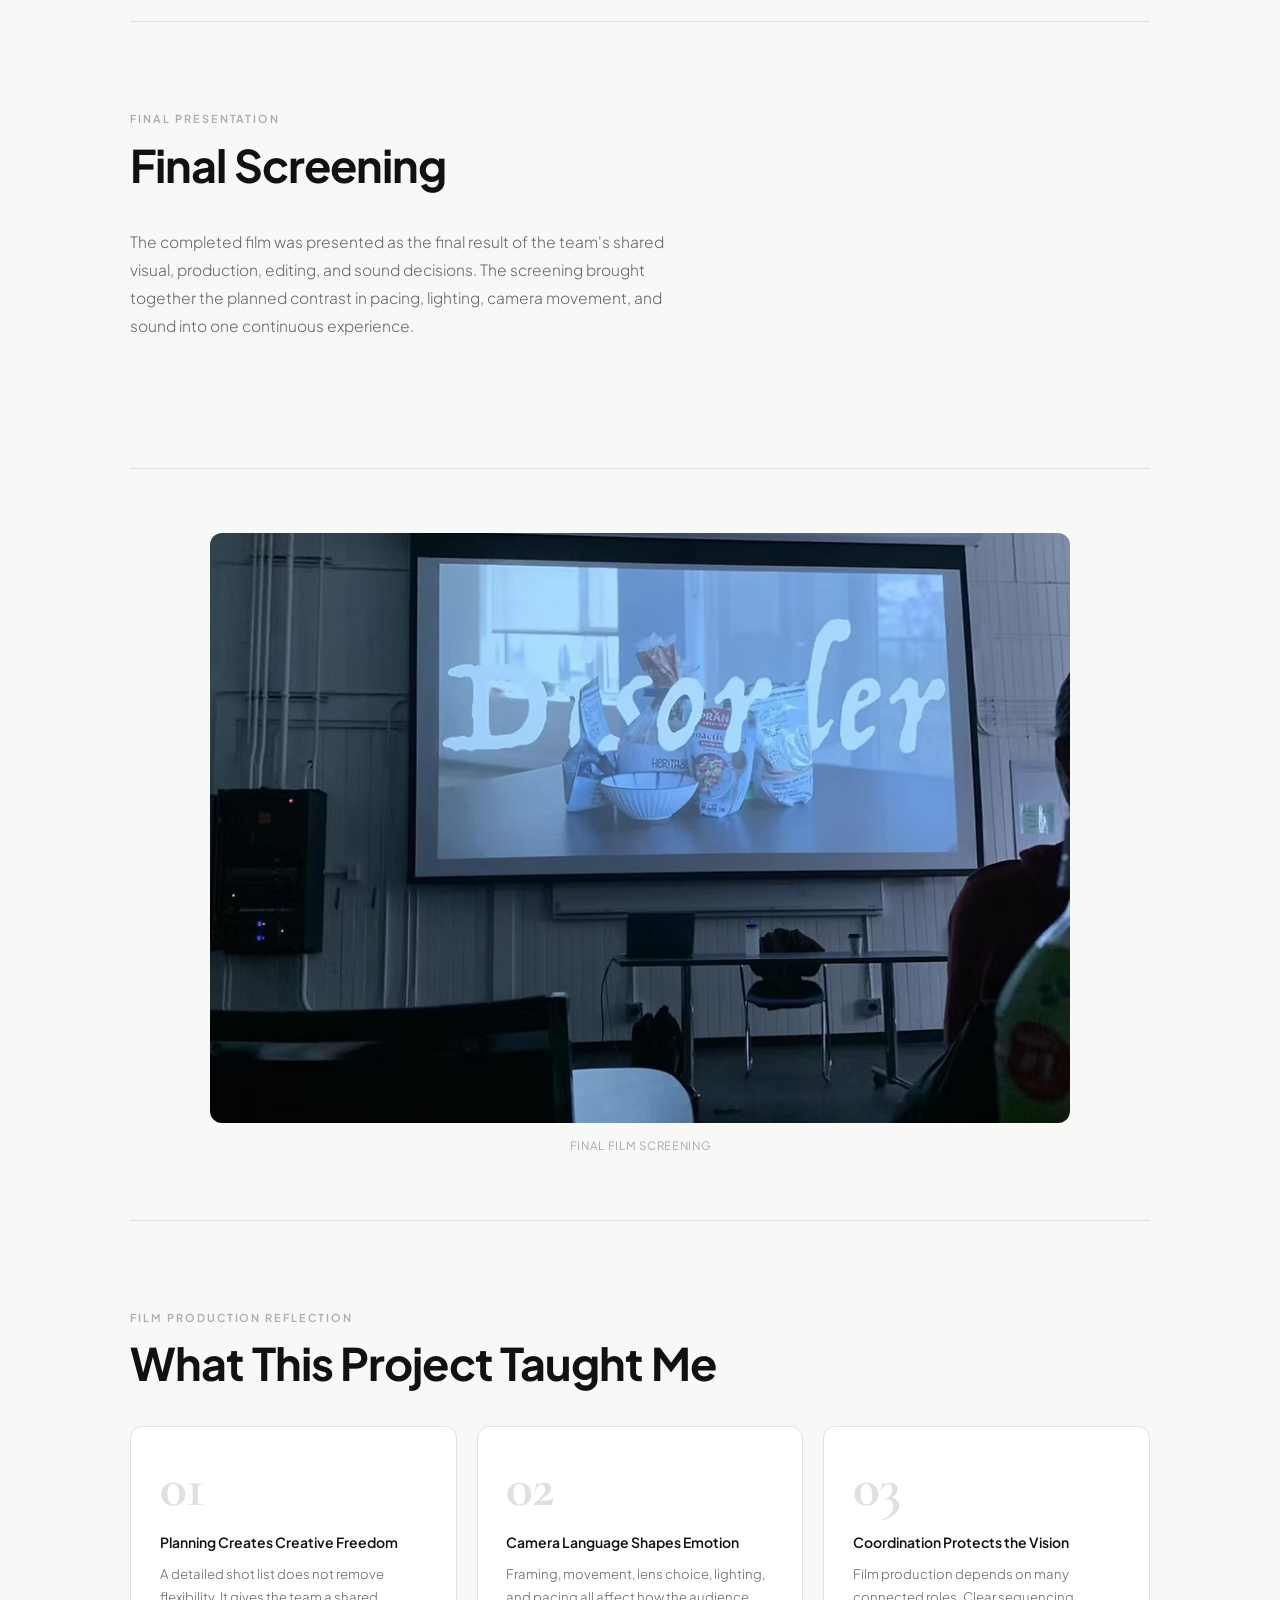
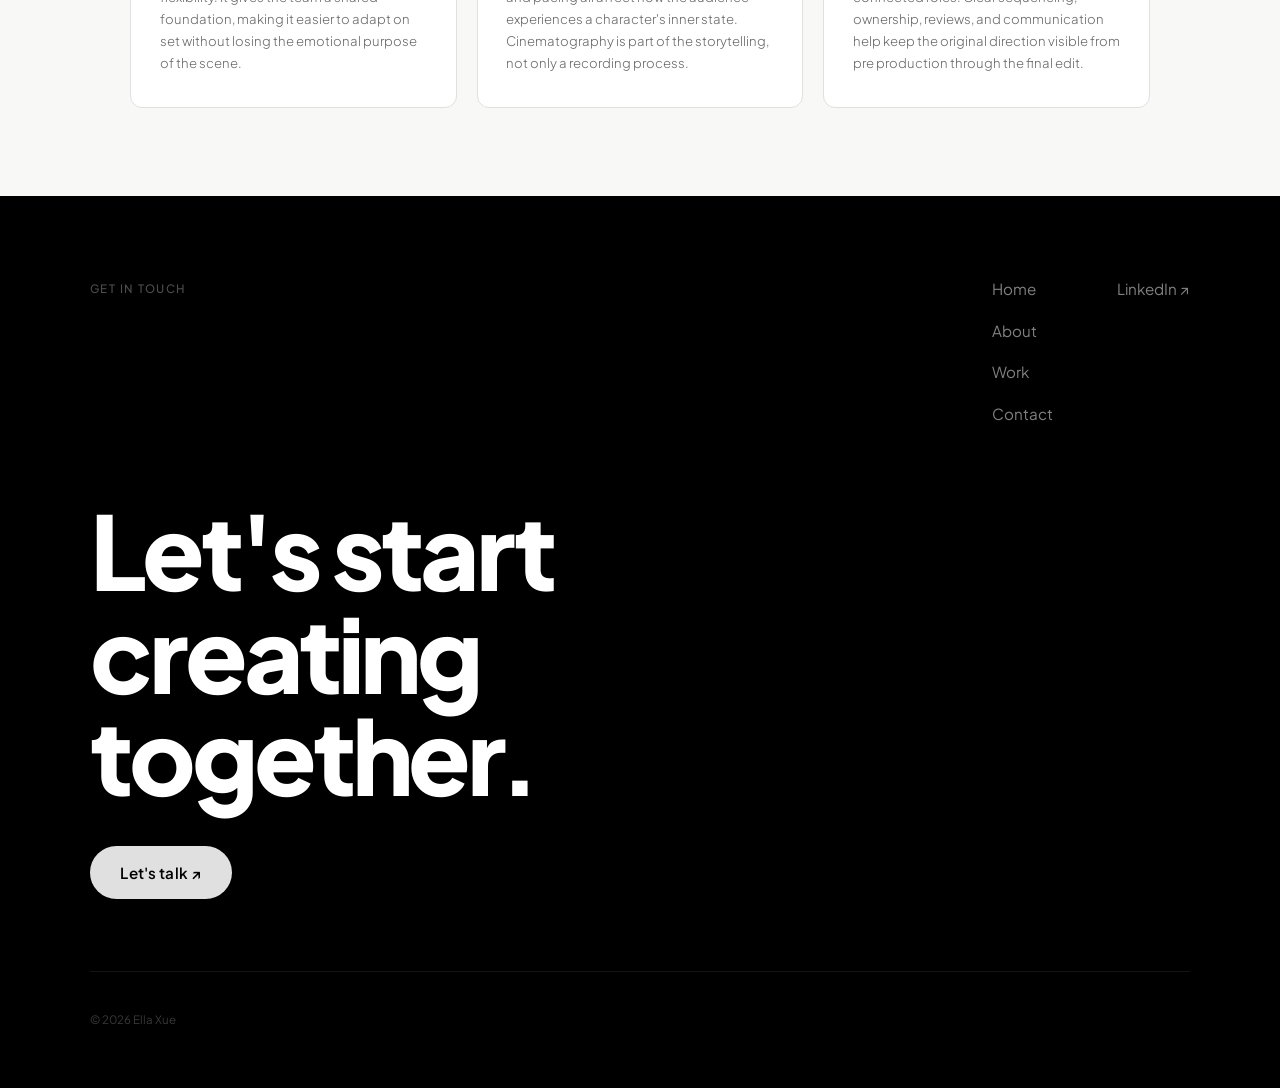
<file: disorder.html>
<!DOCTYPE html>
<html lang="en">
<head>
  <meta charset="UTF-8" />
  <meta name="viewport" content="width=device-width, initial-scale=1.0" />
  <title>Disorder — Ella Xue</title>
  <link rel="preconnect" href="https://fonts.googleapis.com" />
  <link rel="preconnect" href="https://fonts.gstatic.com" crossorigin />
  <link href="https://fonts.googleapis.com/css2?family=Cormorant+Garamond:ital,wght@0,300;0,400;0,600;1,300;1,400&family=Inter:wght@300;400;500;600&family=Plus+Jakarta+Sans:wght@300;400;500;600;700;800&display=swap" rel="stylesheet" />
  <link rel="stylesheet" href="style.css" />
  <style>
    /* Show full images without cropping on this page */
    .proj-photo-wrap img { height: auto; object-fit: unset; }
  </style>
</head>
<body>

<div id="cursor" aria-hidden="true"></div>
<div id="cursor-follower" aria-hidden="true"></div>

<!-- ============================================================ HEADER -->
<header id="header">
  <div class="header-inner">
    <a href="index.html" class="logo">
      <svg class="logo-mark" viewBox="0 0 48 48" fill="none" aria-hidden="true">
        <path d="M8 38 C10 20, 24 8, 38 12" stroke="currentColor" stroke-width="1.5" stroke-linecap="round"/>
        <path d="M14 28 C18 24, 28 22, 34 26" stroke="currentColor" stroke-width="1.5" stroke-linecap="round"/>
        <circle cx="38" cy="12" r="3" stroke="var(--coral)" stroke-width="1.5" fill="none"/>
      </svg>
      ella xue
    </a>
    <nav class="nav-links" aria-label="Main navigation">
      <a href="index.html"     class="nav-link">Home</a>
      <a href="projects.html" class="nav-link active">Projects</a>
      <a href="about.html"    class="nav-link">About Me</a>
      <a href="contact.html"  class="nav-link nav-link--cta">Contact ↗</a>
    </nav>
    <button class="hamburger" id="hamburger" aria-label="Toggle menu" aria-expanded="false">
      <span></span><span></span>
    </button>
  </div>
  <div class="header-rule"></div>
</header>

<div class="mobile-nav" id="mobileNav" aria-hidden="true">
  <nav>
    <a href="index.html"     class="mobile-nav-link">Home</a>
    <a href="projects.html" class="mobile-nav-link">Projects</a>
    <a href="about.html"    class="mobile-nav-link">About Me</a>
    <a href="contact.html"  class="mobile-nav-link">Contact</a>
  </nav>
</div>

<main>

  <!-- ============================================================ COVER -->
  <div class="proj-cover">
    <img class="proj-cover-img" src="assets/images/disorder/cover.png" alt="Disorder short film cover" aria-hidden="true">
    <h1 class="proj-cover-title">Disorder</h1>
  </div>

  <!-- ============================================================ HERO META -->
  <div class="proj-hero-below">

    <div class="proj-breadcrumb reveal">
      <a href="projects.html" class="back-link">
        <svg viewBox="0 0 16 16" fill="none" stroke="currentColor" stroke-width="1.5" stroke-linecap="round" stroke-linejoin="round">
          <path d="M10 3L5 8l5 5"/>
        </svg>
        All Projects
      </a>
    </div>

    <p class="proj-hero-sub reveal">
      A short film exploring body image, anxiety, and self worth. Team based production, 2023.
    </p>

    <div class="snapshot-row reveal reveal-d2">
      <div class="snap-cell">
        <span class="snap-key">Status</span>
        <span class="snap-val">Completed Short Film</span>
      </div>
      <div class="snap-cell">
        <span class="snap-key">My Role</span>
        <span class="snap-val">Cinematographer, Project Coordinator, and Sound Designer</span>
      </div>
      <div class="snap-cell">
        <span class="snap-key">Project Type</span>
        <span class="snap-val">Team Based Short Film Project</span>
      </div>
      <div class="snap-cell">
        <span class="snap-key">Project Time</span>
        <span class="snap-val">2023</span>
      </div>
      <div class="snap-cell">
        <span class="snap-key">Focus</span>
        <span class="snap-val">Cinematography and Visual Storytelling</span>
      </div>
    </div>

  </div>

  <div class="proj-wrap">

    <!-- ============================================================ 1. PROJECT OVERVIEW -->
    <section class="proj-section">
      <span class="eyebrow reveal">About the Project</span>
      <h2 class="section-heading reveal reveal-d1">Project Overview</h2>
      <div class="role-intro reveal reveal-d2">
        <p style="margin-bottom: 1.2rem;">Disorder is a short film exploring the impact of social beauty standards on body image, anxiety, and self worth.</p>
        <p style="margin-bottom: 1.2rem;">The film follows a protagonist navigating internal conflict through a combination of slow introspective scenes and fragmented, fast paced visual moments. The contrast between these rhythms reflects the tension between public appearance and private thought.</p>
        <p>As Cinematographer, Project Coordinator, and Sound Designer, I supported the film from pre production through shooting and final integration. My work focused on translating the emotional direction into camera language, lighting, shot planning, production structure, and sound.</p>
      </div>
      <div class="sprint-pills reveal reveal-d3">
        <div class="sprint-pill">Short narrative film</div>
        <div class="sprint-pill">Team based production</div>
        <div class="sprint-pill">Cinematography and shot design</div>
        <div class="sprint-pill">Planned lighting and color progression</div>
        <div class="sprint-pill">Static and handheld camera language</div>
        <div class="sprint-pill">Diegetic and non diegetic sound</div>
        <div class="sprint-pill">Waterfall style production workflow</div>
        <div class="sprint-pill">Final group screening</div>
      </div>
    </section>

    <!-- ============================================================ 2. MY ROLE -->
    <section class="proj-section">
      <span class="eyebrow reveal">Skills Demonstrated</span>
      <h2 class="section-heading reveal reveal-d1">My Role</h2>
      <div class="role-grid">
        <div class="role-card reveal reveal-d1">
          <p class="role-name">Cinematography</p>
          <p class="role-desc">Helped define the visual language of the film. Planned camera angles, framing, lens choices, movement, and shot rhythm. Used static, handheld, and zoom techniques to support different emotional states. Coordinated lighting and camera setup during production.</p>
        </div>
        <div class="role-card reveal reveal-d2">
          <p class="role-name">Project Coordination</p>
          <p class="role-desc">Helped organize the pre production, shooting, review, and post production stages. Supported role assignment and communication across shooting, editing, sound, and staging. Maintained visibility over the production sequence and key deliverables. Helped keep the team aligned with the agreed theme, tone, and stylistic direction.</p>
        </div>
        <div class="role-card reveal reveal-d3">
          <p class="role-name">Sound Design</p>
          <p class="role-desc">Recorded and organized live sound, room tone, environmental sound, and character action. Supported both diegetic and non diegetic sound choices. Avoided overreliance on background music. Used sound to reinforce tension, pace, and emotional transitions.</p>
        </div>
      </div>
    </section>

    <!-- ============================================================ 3. VISUAL DIRECTION -->
    <section class="proj-section">
      <span class="eyebrow reveal">Cinematography</span>
      <h2 class="section-heading reveal reveal-d1">Building the Film's Visual Language</h2>
      <div class="role-intro reveal reveal-d2">
        <p>The visual approach was designed around contrast. Slow, controlled scenes support introspection, while faster fragmented moments reflect anxiety and internal pressure.</p>
      </div>

      <div class="why-grid" style="margin-top: 2.5rem;">
        <div class="why-card reveal reveal-d1">
          <span class="eyebrow" style="margin-bottom: 1rem; display: block;">Story Rhythm</span>
          <ul class="trait-list">
            <li>Slow paced observational scenes</li>
            <li>Short fragmented sequences</li>
            <li>Stream of consciousness transitions</li>
            <li>Controlled changes in pacing</li>
          </ul>
        </div>
        <div class="why-card reveal reveal-d2">
          <span class="eyebrow" style="margin-bottom: 1rem; display: block;">Color</span>
          <ul class="trait-list">
            <li>Cooler, muted tones during emotional tension</li>
            <li>Darker, more restrained visual moments</li>
            <li>Brighter, more natural color during clarity</li>
          </ul>
        </div>
        <div class="why-card reveal reveal-d1">
          <span class="eyebrow" style="margin-bottom: 1rem; display: block;">Lighting</span>
          <ul class="trait-list">
            <li>Low key lighting throughout</li>
            <li>Harsh direct light for discomfort</li>
            <li>Softer diffused light for vulnerable moments</li>
            <li>Contrast between emotional states</li>
          </ul>
        </div>
        <div class="why-card reveal reveal-d2">
          <span class="eyebrow" style="margin-bottom: 1rem; display: block;">Camera Language</span>
          <ul class="trait-list">
            <li>Static framing</li>
            <li>Handheld movement</li>
            <li>Zoom</li>
            <li>Multiple shot sizes and angles</li>
          </ul>
        </div>
      </div>
    </section>

    <!-- Setting image -->
    <div class="proj-photos reveal">
      <div class="proj-photo-wrap">
        <img src="assets/images/disorder/setting%20.avif" alt="Disorder shooting location and lighting setup">
      </div>
      <p class="proj-photo-caption">Setting the Shooting Scene</p>
    </div>

    <!-- ============================================================ 4. SHOT PLANNING -->
    <section class="proj-section">
      <span class="eyebrow reveal">Pre Production</span>
      <h2 class="section-heading reveal reveal-d1">Planning the Film Shot by Shot</h2>
      <div class="role-intro reveal reveal-d2">
        <p style="margin-bottom: 1.2rem;">The shot list connected the story, emotional tone, camera language, location, performance, and production needs before filming began.</p>
        <p>For each shot, the team considered scene purpose, shot size, camera angle, movement, lens choice, actor position, lighting, sound requirements, props, continuity, and estimated production needs. My cinematography and coordination responsibilities required the shot list to function both as a creative plan and as an on set production guide.</p>
      </div>
    </section>

    <div class="proj-photos reveal">
      <div class="proj-photo-wrap">
        <img src="assets/images/disorder/shot%20list.avif" alt="Disorder shot list preview">
      </div>
      <p class="proj-photo-caption">Shot List Preview</p>
    </div>

    <div class="reveal" style="max-width: var(--max-w); margin: 1.5rem auto 0; padding: 0 max(5vw, 2.5rem);">
      <a href="assets/images/disorder/full%20shot%20list.pdf"
         target="_blank"
         rel="noopener"
         download
         class="btn btn-outline"
         aria-label="Download the complete Disorder shot list PDF">
        <svg viewBox="0 0 16 16" fill="none" stroke="currentColor" stroke-width="1.5" stroke-linecap="round"><path d="M8 2v8M5 7l3 3 3-3M2 12h12"/></svg>
        Download the Full Shot List
      </a>
    </div>

    <!-- ============================================================ 5. PRODUCTION WORKFLOW -->
    <section class="proj-section">
      <span class="eyebrow reveal">Timeline</span>
      <h2 class="section-heading reveal reveal-d1">Structuring the Production</h2>
      <div class="role-intro reveal reveal-d2">
        <p>The project followed a mostly sequential production approach so that major creative decisions could be established before filming.</p>
      </div>
      <div class="sprint-pills reveal reveal-d3">
        <div class="sprint-pill"><strong>4</strong> Production Phases</div>
        <div class="sprint-pill"><strong>Team</strong> Based Production</div>
        <div class="sprint-pill"><strong>2023</strong></div>
      </div>

      <div class="timeline" style="margin-top: 2.5rem;">
        <div class="timeline-line">
          <div class="timeline-progress" id="tlProgress"></div>
        </div>

        <div class="tl-item reveal">
          <div class="tl-dot"></div>
          <div>
            <span class="tl-sprint-label">Phase 01</span>
            <p class="tl-sprint-name">Pre Production</p>
          </div>
          <div class="tl-right">
            <div class="tl-chips">
              <span class="chip key">Theme and visual style aligned</span>
              <span class="chip">Shot list completed</span>
              <span class="chip">Roles assigned</span>
              <span class="chip">Locations confirmed</span>
            </div>
            <p class="tl-pm-note">The team aligned on the theme, tone, story direction, visual style, roles, locations, shot list, and production requirements.</p>
          </div>
        </div>

        <div class="tl-item reveal">
          <div class="tl-dot"></div>
          <div>
            <span class="tl-sprint-label">Phase 02</span>
            <p class="tl-sprint-name">Production</p>
          </div>
          <div class="tl-right">
            <div class="tl-chips">
              <span class="chip key">Scenes filmed</span>
              <span class="chip">Camera and lighting executed</span>
              <span class="chip">Live sound recorded</span>
            </div>
            <p class="tl-pm-note">The shooting team executed the planned scenes while adapting camera, lighting, blocking, and sound to the realities of the location.</p>
          </div>
        </div>

        <div class="tl-item reveal">
          <div class="tl-dot"></div>
          <div>
            <span class="tl-sprint-label">Phase 03</span>
            <p class="tl-sprint-name">Post Production</p>
          </div>
          <div class="tl-right">
            <div class="tl-chips">
              <span class="chip key">Film assembled and paced</span>
              <span class="chip">Sound integrated</span>
              <span class="chip">Color and rhythm refined</span>
            </div>
            <p class="tl-pm-note">The editing team assembled the film, refined pacing, added sound, and developed the final color and emotional rhythm.</p>
          </div>
        </div>

        <div class="tl-item reveal">
          <div class="tl-dot"></div>
          <div>
            <span class="tl-sprint-label">Phase 04</span>
            <p class="tl-sprint-name">Review and Integration</p>
          </div>
          <div class="tl-right">
            <div class="tl-chips">
              <span class="chip">Full team review</span>
              <span class="chip key">Final adjustments made</span>
              <span class="chip">Direction verified</span>
            </div>
            <p class="tl-pm-note">The full team reviewed the cut, compared it with the intended direction, and identified final adjustments.</p>
          </div>
        </div>

      </div>
    </section>

    <!-- ============================================================ 6. ON SET PROCESS -->
    <section class="proj-section">
      <span class="eyebrow reveal">Production</span>
      <h2 class="section-heading reveal reveal-d1">From Shot List to Set</h2>
      <div class="role-intro reveal reveal-d2">
        <p style="margin-bottom: 1.2rem;">During filming, the production plan needed to remain clear while still allowing for practical adjustments.</p>
        <p>Camera position, blocking, lighting, available space, performance, and sound conditions sometimes required the team to adapt individual shots without losing the intended emotional effect.</p>
      </div>
      <ul class="trait-list reveal reveal-d3" style="margin-top: 2rem;">
        <li>Preparing camera and lighting setups</li>
        <li>Confirming shot order and continuity</li>
        <li>Coordinating with performers and crew</li>
        <li>Checking framing and movement</li>
        <li>Recording usable live sound</li>
        <li>Tracking completed and remaining shots</li>
      </ul>
    </section>

    <div class="proj-photos reveal">
      <div class="proj-photo-wrap">
        <img src="assets/images/disorder/shooting%20process.avif" alt="Disorder on set shooting process">
      </div>
      <p class="proj-photo-caption">On Set Shooting Process</p>
    </div>

    <!-- ============================================================ 7. SOUND AND ATMOSPHERE -->
    <section class="proj-section">
      <span class="eyebrow reveal">Sound Design</span>
      <h2 class="section-heading reveal reveal-d1">Using Sound to Support Emotion</h2>
      <div class="role-intro reveal reveal-d2">
        <p style="margin-bottom: 1.2rem;">The sound approach was designed to keep the audience close to the character's environment and internal tension.</p>
        <p>Rather than relying heavily on music, the film used live sound, environmental noise, room tone, character movement, and selected non diegetic elements.</p>
      </div>

      <div class="role-grid" style="margin-top: 2.5rem;">
        <div class="role-card reveal reveal-d1">
          <p class="role-name">Diegetic Sound</p>
          <p class="role-desc">Environment sound, background ambience, and character movement recorded on set to keep the audience grounded in the space.</p>
        </div>
        <div class="role-card reveal reveal-d2">
          <p class="role-name">Emotional Contrast</p>
          <p class="role-desc">Quiet, controlled sound during introspective scenes. Fragmented, layered sound during moments of anxiety and internal pressure.</p>
        </div>
        <div class="role-card reveal reveal-d3">
          <p class="role-name">Non Diegetic Elements</p>
          <p class="role-desc">Selected music during high emotion moments and transitions between internal and external perspective.</p>
        </div>
      </div>
    </section>

    <!-- ============================================================ 8. FINAL SCREENING -->
    <section class="proj-section">
      <span class="eyebrow reveal">Final Presentation</span>
      <h2 class="section-heading reveal reveal-d1">Final Screening</h2>
      <div class="role-intro reveal reveal-d2">
        <p>The completed film was presented as the final result of the team's shared visual, production, editing, and sound decisions. The screening brought together the planned contrast in pacing, lighting, camera movement, and sound into one continuous experience.</p>
      </div>
    </section>

    <div class="proj-photos reveal">
      <div class="proj-photo-wrap">
        <img src="assets/images/disorder/playing.avif" alt="Disorder final film screening">
      </div>
      <p class="proj-photo-caption">Final Film Screening</p>
    </div>

    <!-- ============================================================ 9. REFLECTION -->
    <section class="proj-section">
      <span class="eyebrow reveal">Film Production Reflection</span>
      <h2 class="section-heading reveal reveal-d1">What This Project Taught Me</h2>
      <div class="reflection-grid">
        <div class="refl-card reveal reveal-d1">
          <p class="refl-big-num">01</p>
          <p class="refl-title">Planning Creates Creative Freedom</p>
          <p class="refl-body">A detailed shot list does not remove flexibility. It gives the team a shared foundation, making it easier to adapt on set without losing the emotional purpose of the scene.</p>
        </div>
        <div class="refl-card reveal reveal-d2">
          <p class="refl-big-num">02</p>
          <p class="refl-title">Camera Language Shapes Emotion</p>
          <p class="refl-body">Framing, movement, lens choice, lighting, and pacing all affect how the audience experiences a character's inner state. Cinematography is part of the storytelling, not only a recording process.</p>
        </div>
        <div class="refl-card reveal reveal-d3">
          <p class="refl-big-num">03</p>
          <p class="refl-title">Coordination Protects the Vision</p>
          <p class="refl-body">Film production depends on many connected roles. Clear sequencing, ownership, reviews, and communication help keep the original direction visible from pre production through the final edit.</p>
        </div>
      </div>
    </section>

  </div><!-- /proj-wrap -->

</main>

<div class="proj-end">
  <div class="proj-end-inner">
    <span class="proj-end-label">Get in touch</span>
    <nav class="proj-end-nav">
      <div class="proj-end-nav-col">
        <a href="index.html">Home</a>
        <a href="about.html">About</a>
        <a href="projects.html">Work</a>
        <a href="contact.html">Contact</a>
      </div>
      <div class="proj-end-nav-col">
        <a href="https://www.linkedin.com/in/ella-xue-676157253/" target="_blank" rel="noopener">LinkedIn ↗</a>
      </div>
    </nav>
  </div>
  <div class="proj-end-body">
    <h2 class="proj-end-heading">Let's start<br>creating together.</h2>
    <a href="contact.html" class="proj-end-btn">Let's talk ↗</a>
  </div>
  <div class="proj-end-foot">
    <span>© 2026 Ella Xue</span>
  </div>
</div>

<script src="main.js"></script>
</body>
</html>
</file>
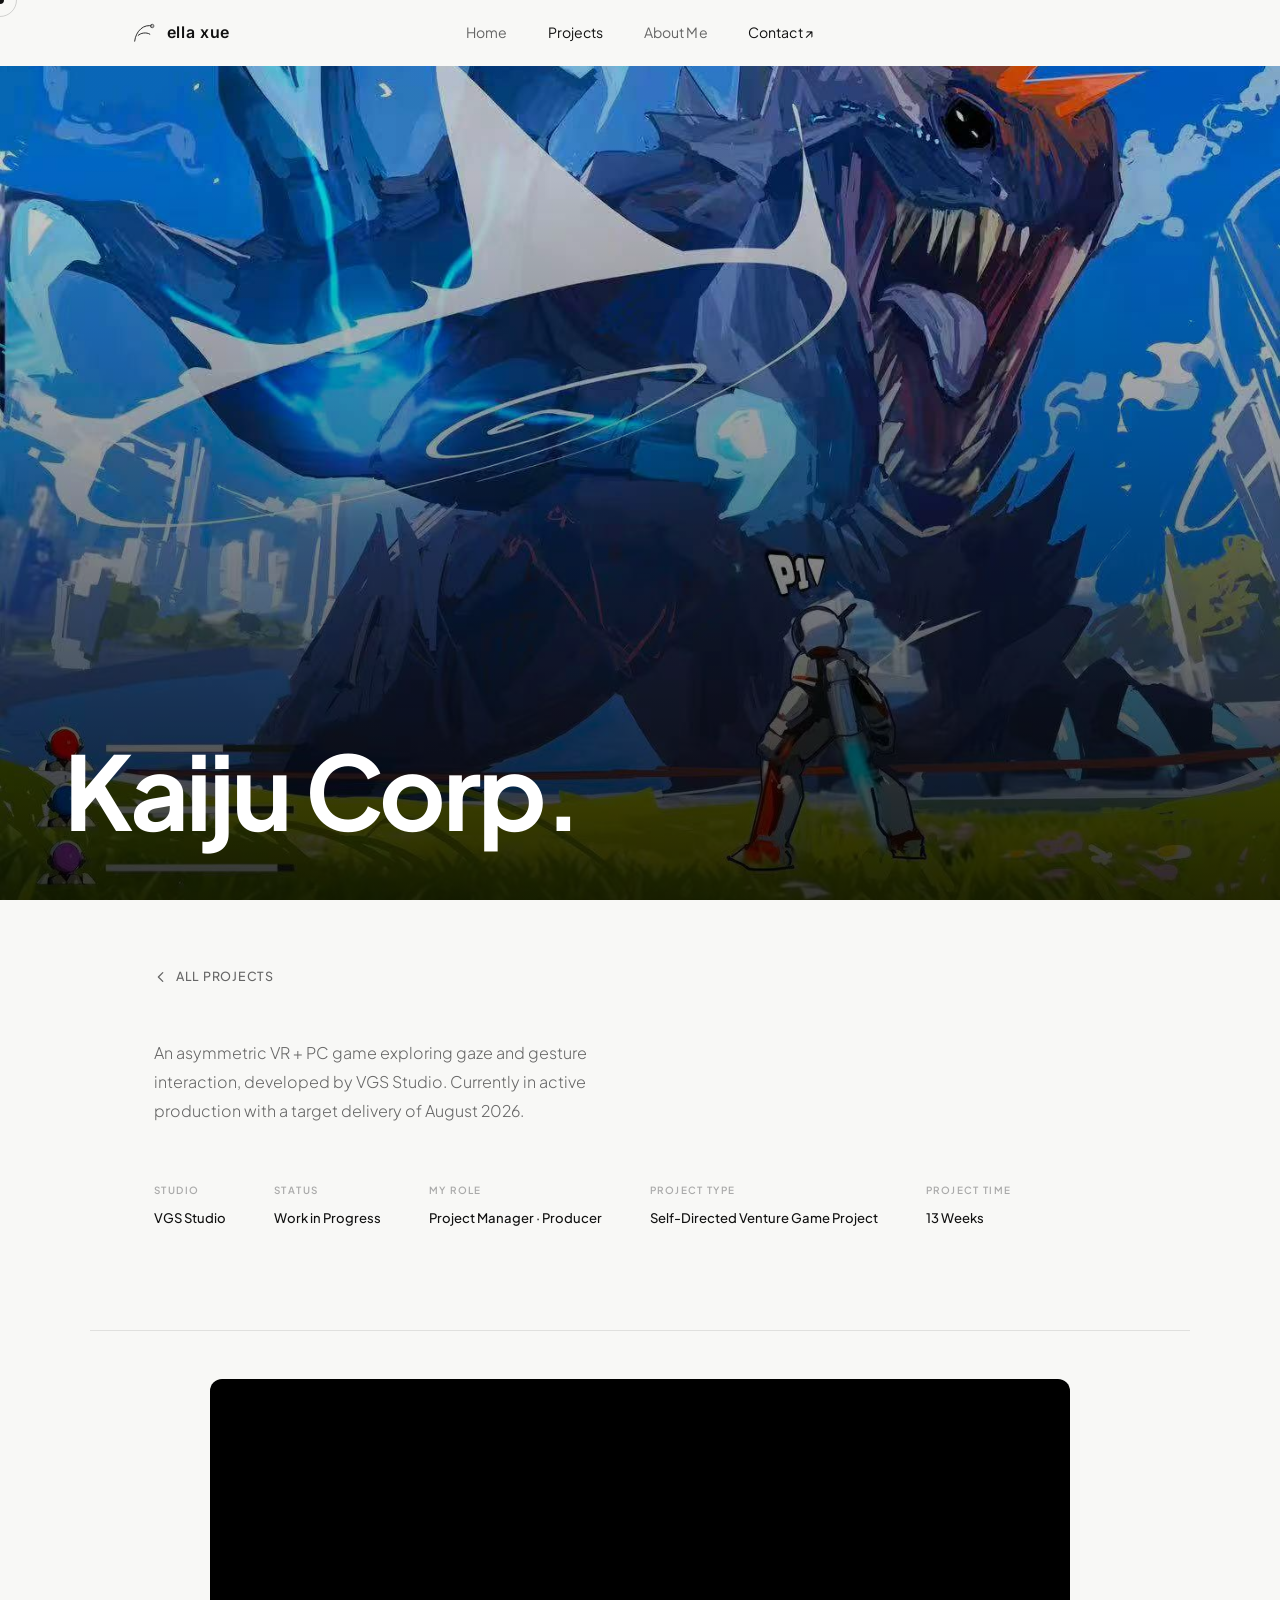
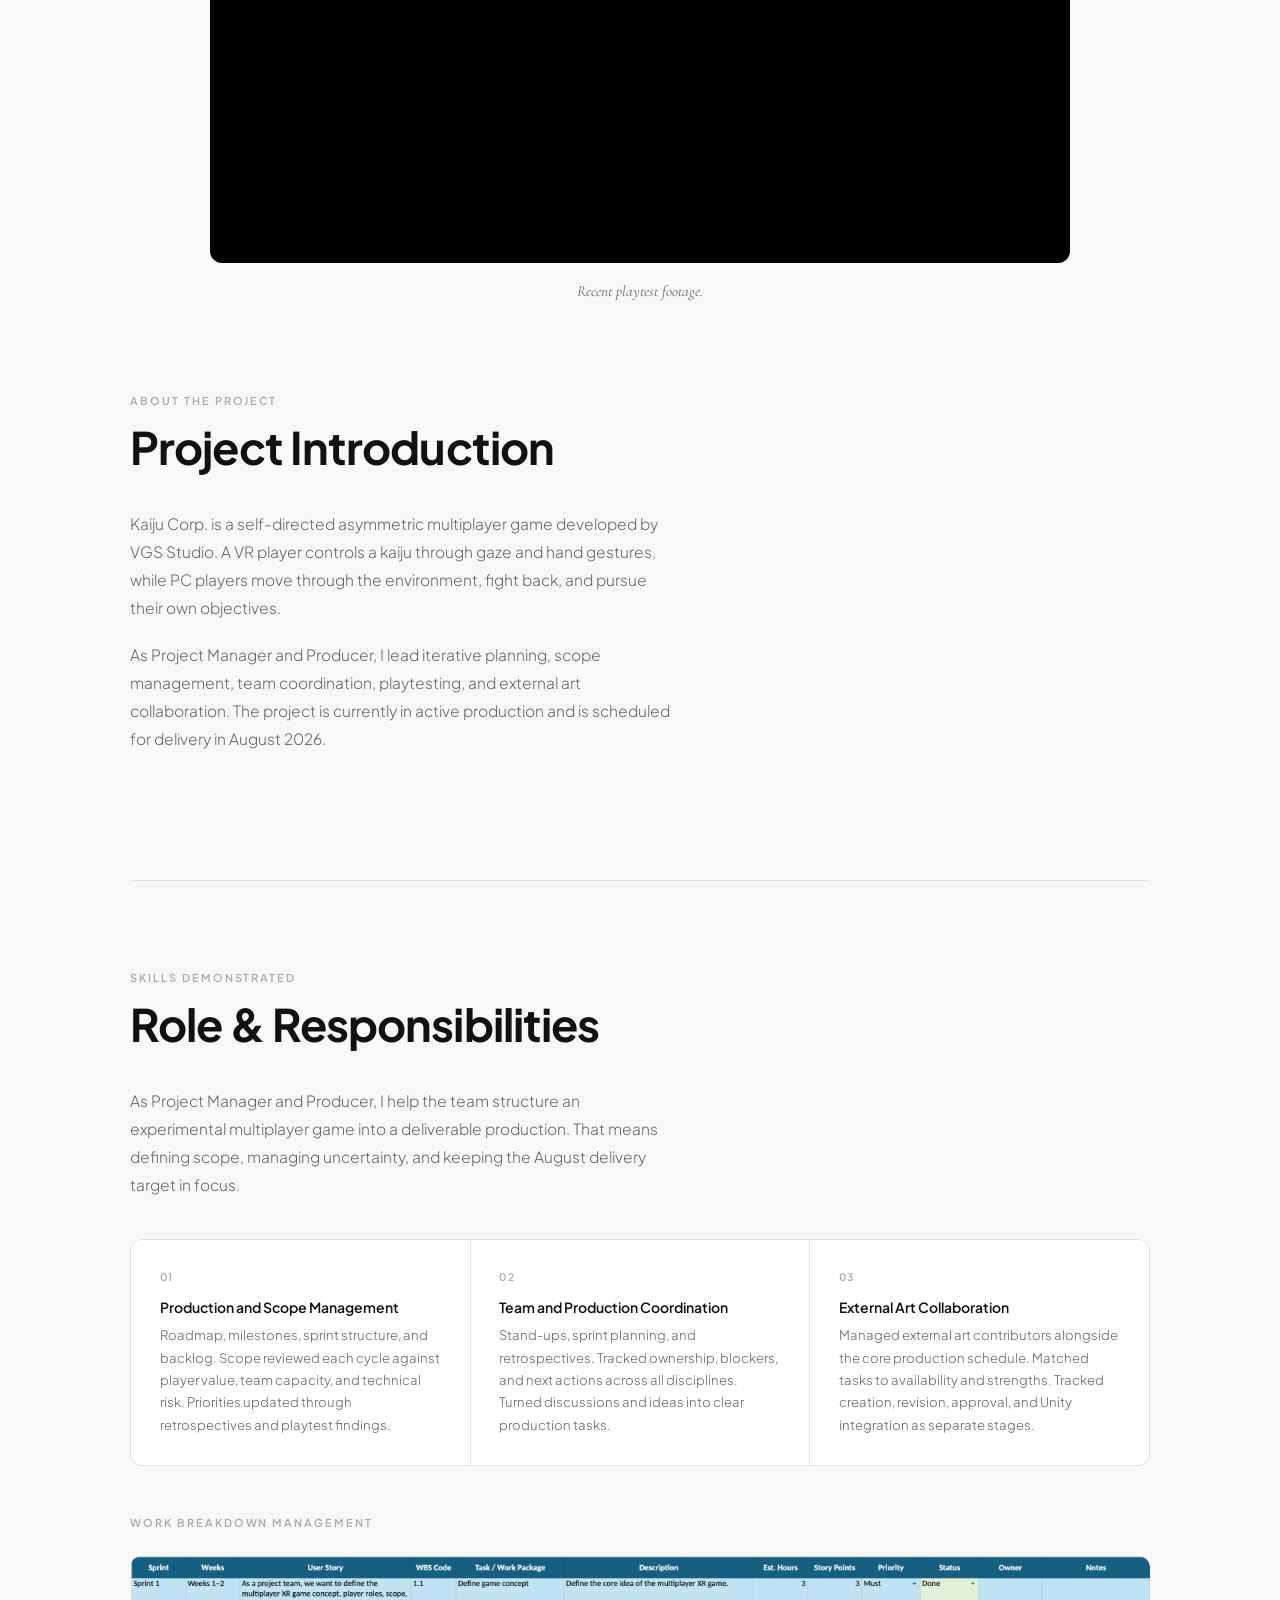
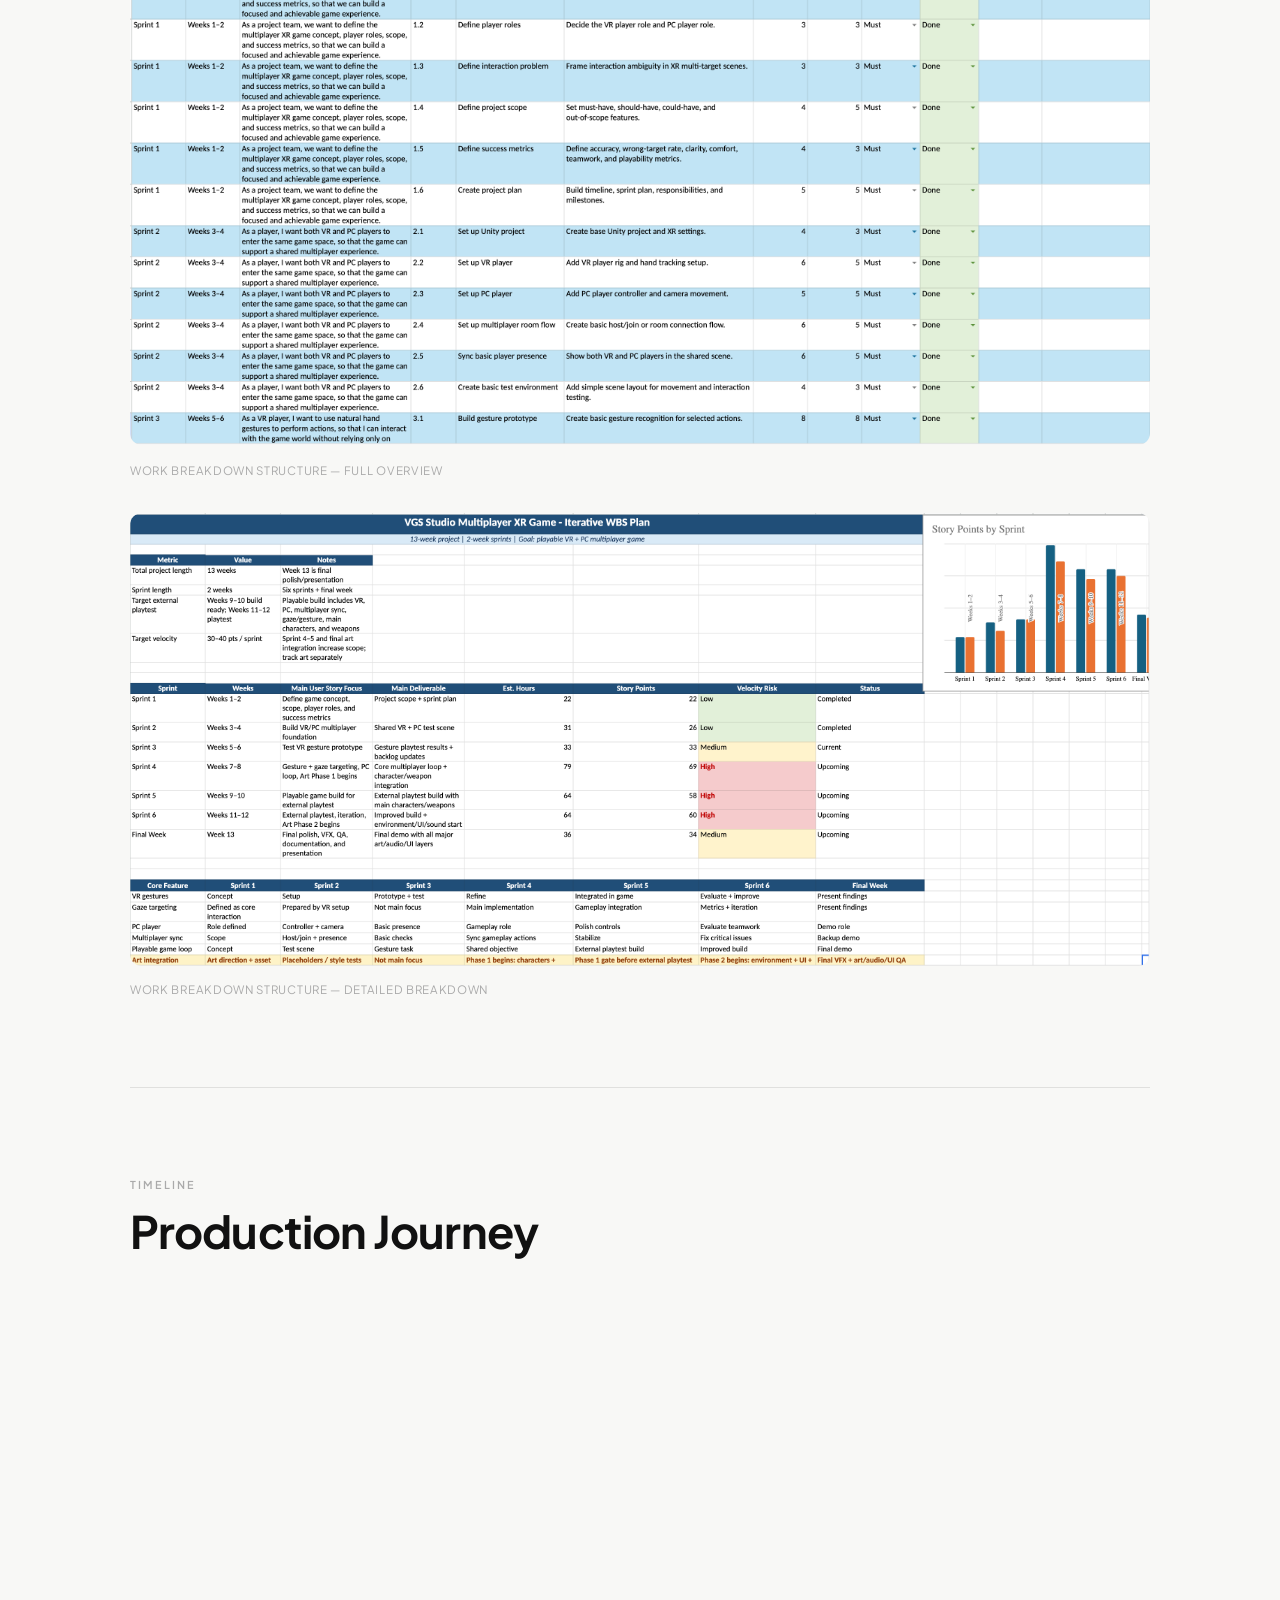
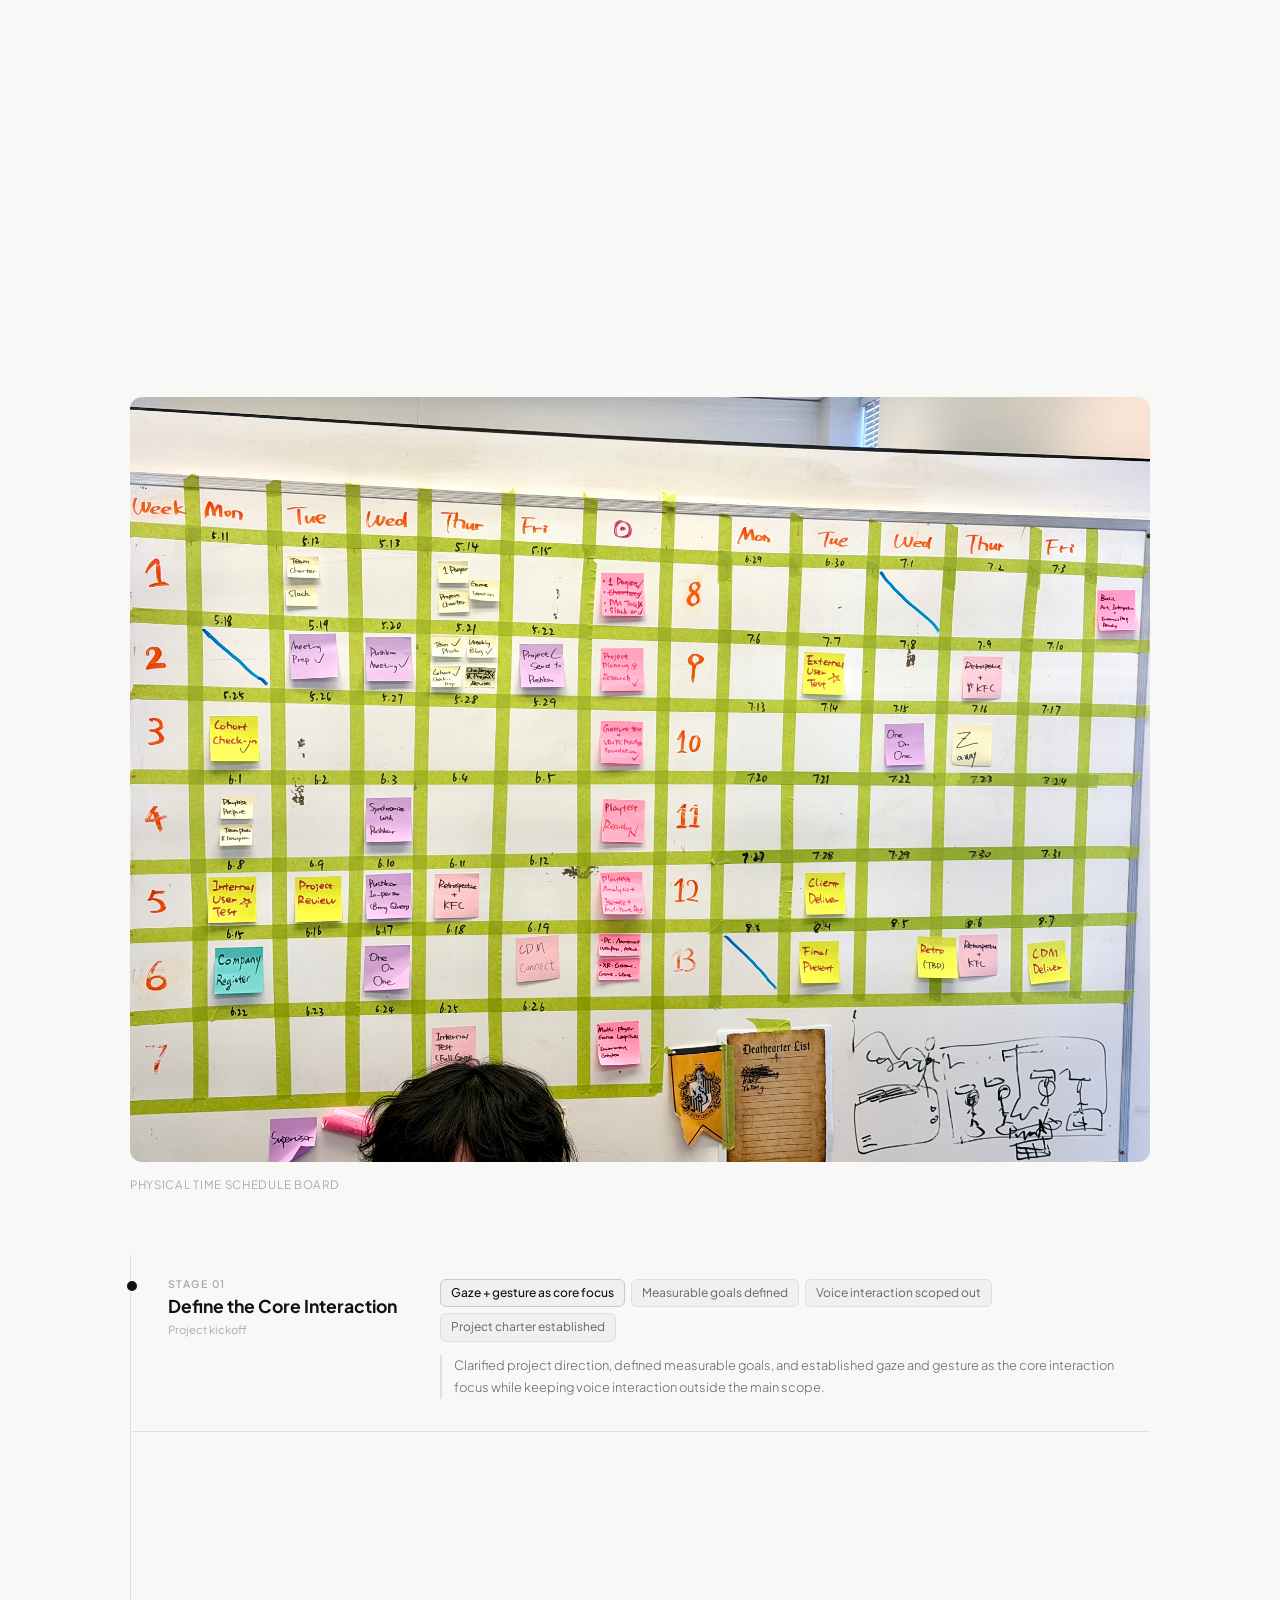
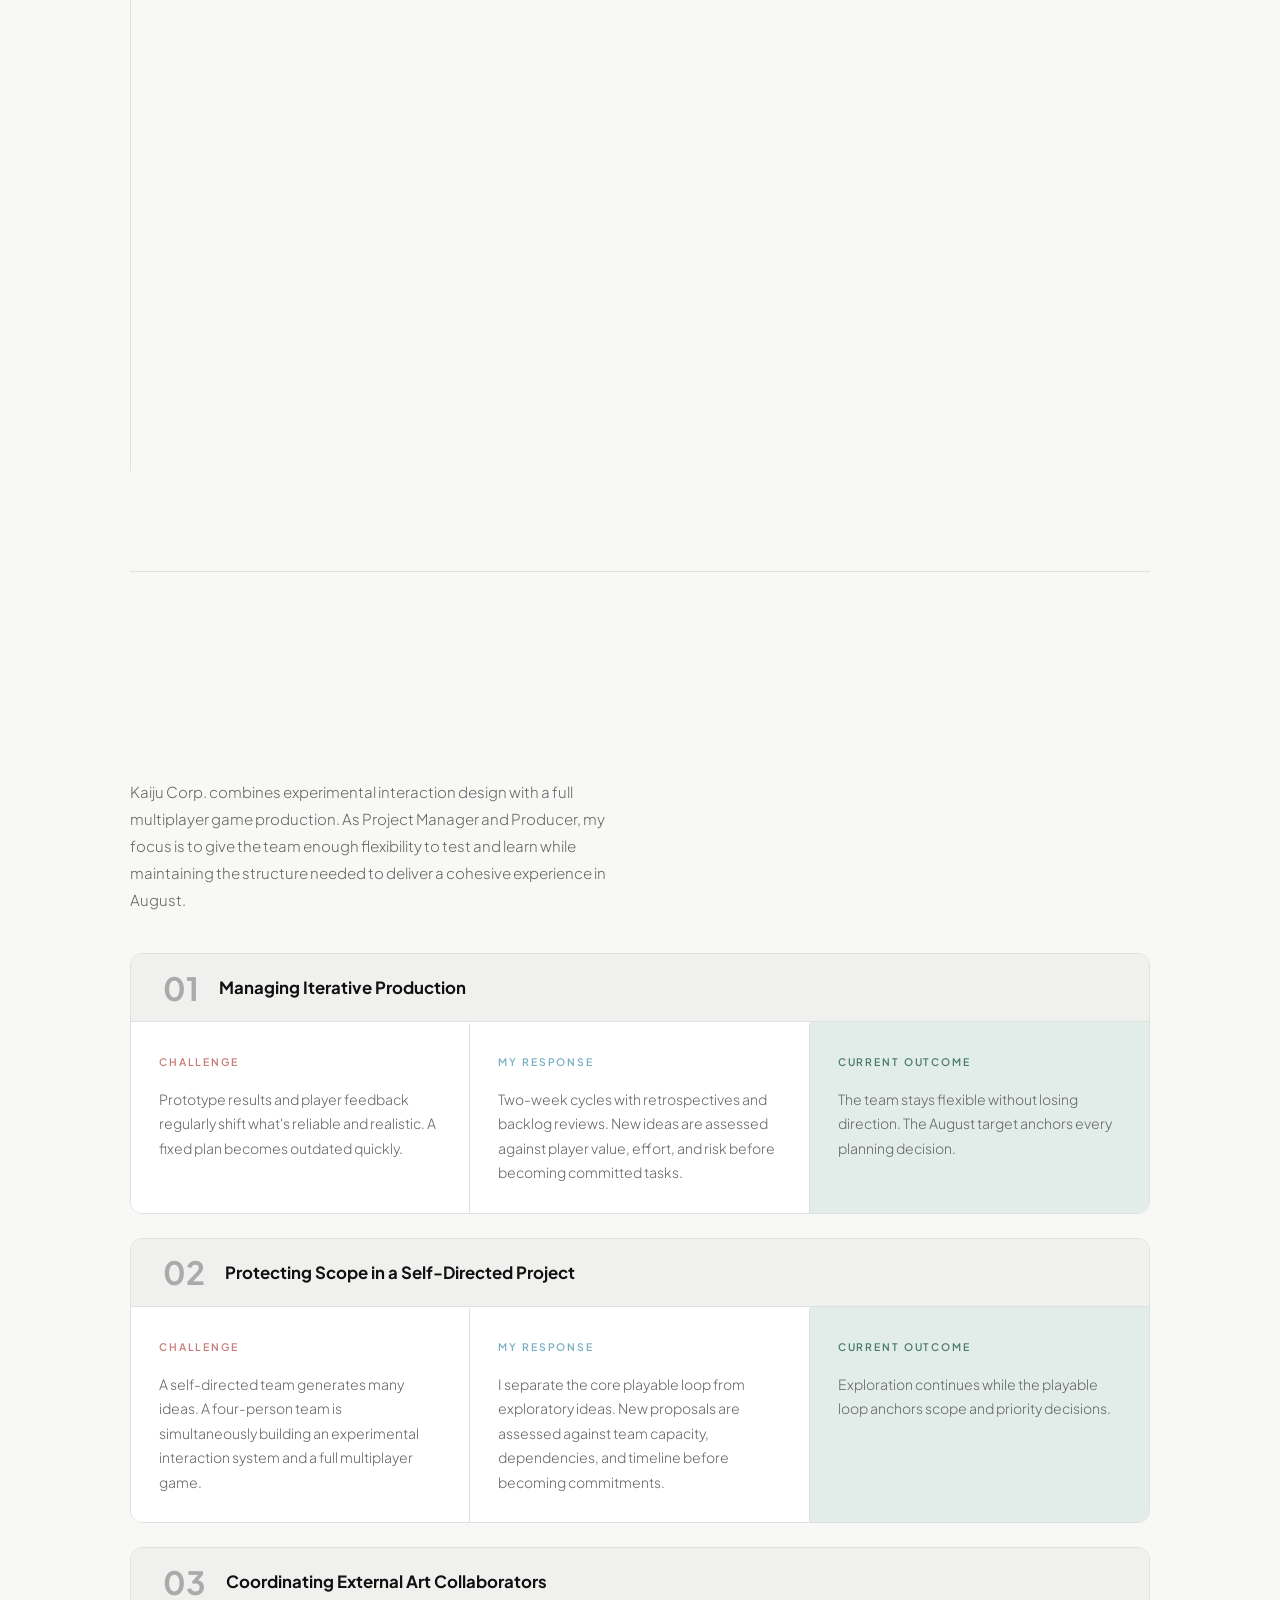
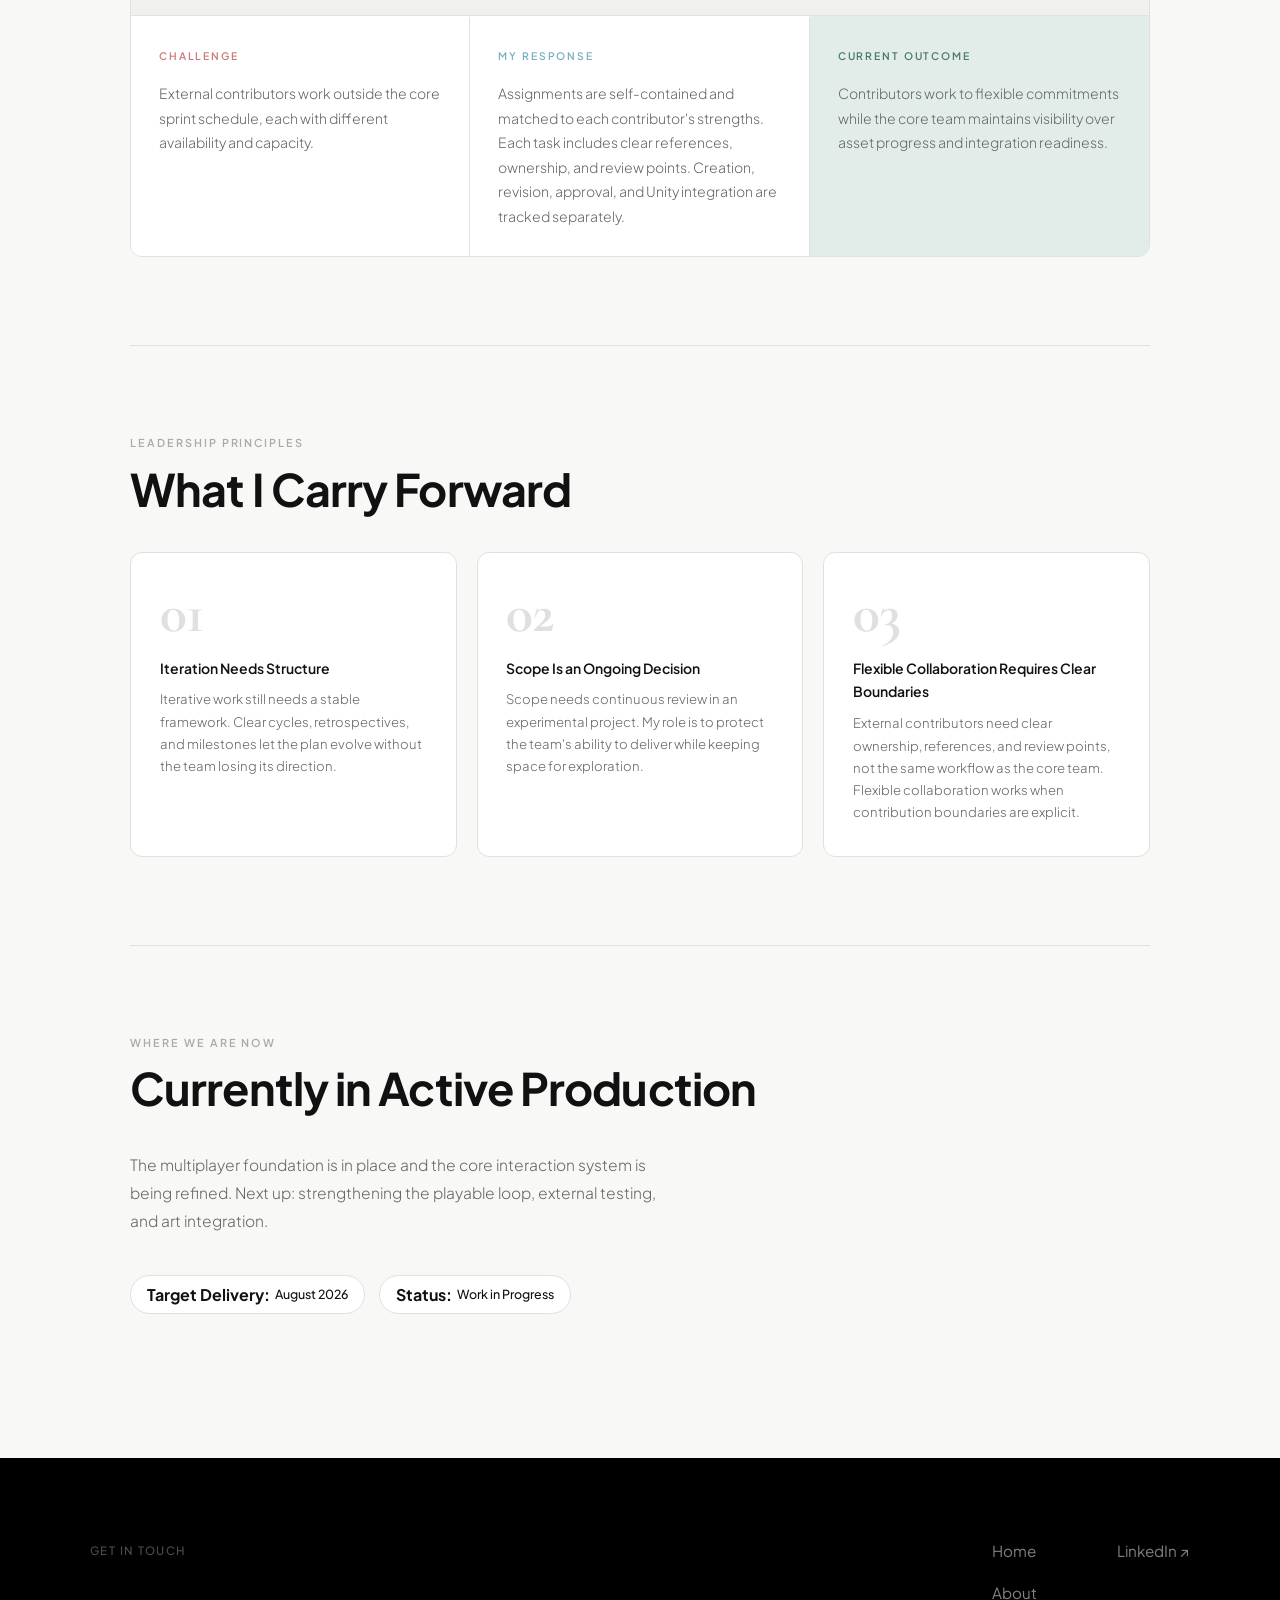
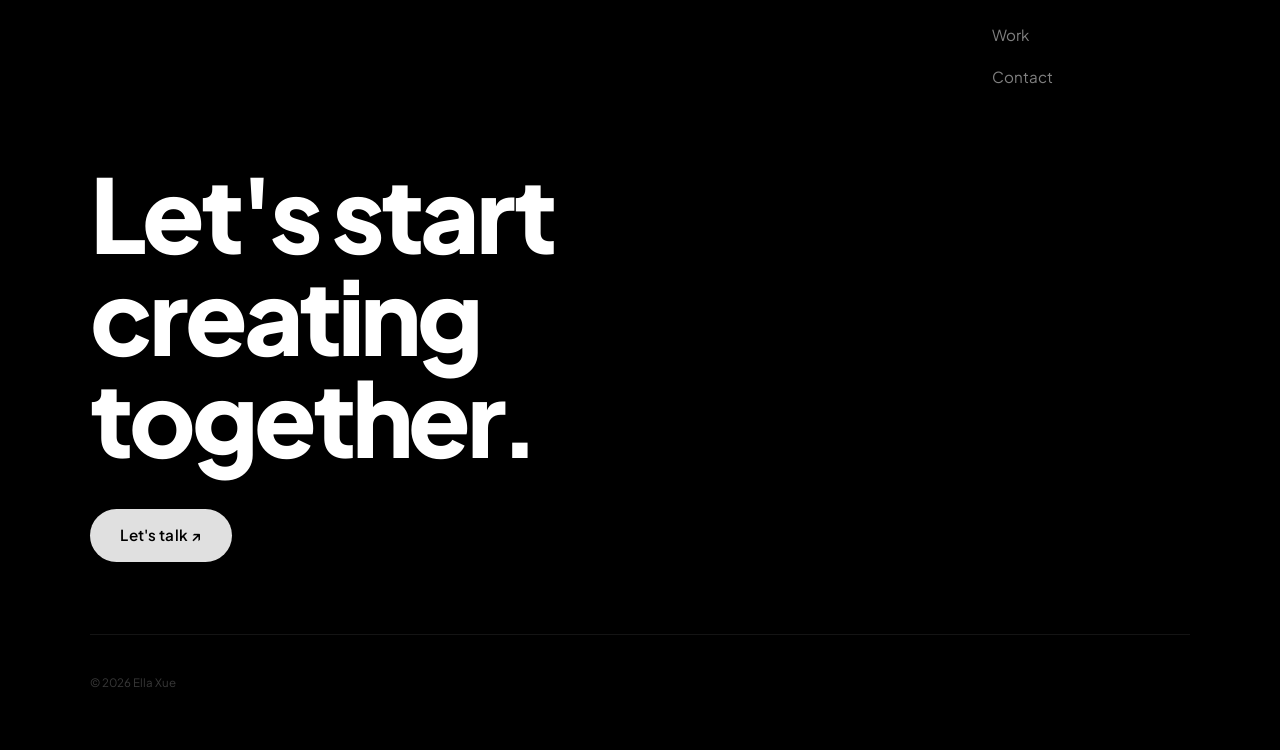
<file: kaijucorp.html>
<!DOCTYPE html>
<html lang="en">
<head>
  <meta charset="UTF-8" />
  <meta name="viewport" content="width=device-width, initial-scale=1.0" />
  <title>Kaiju Corp. — Ella Xue</title>
  <link rel="preconnect" href="https://fonts.googleapis.com" />
  <link rel="preconnect" href="https://fonts.gstatic.com" crossorigin />
  <link href="https://fonts.googleapis.com/css2?family=Cormorant+Garamond:ital,wght@0,300;0,400;0,600;1,300;1,400&family=Inter:wght@300;400;500;600&family=Plus+Jakarta+Sans:wght@300;400;500;600;700;800&display=swap" rel="stylesheet" />
  <link rel="stylesheet" href="style.css" />
  <style>
    .proj-photo-wrap img { height: auto; object-fit: unset; }
  </style>
</head>
<body>

<div id="cursor" aria-hidden="true"></div>
<div id="cursor-follower" aria-hidden="true"></div>

<!-- ============================================================ HEADER -->
<header id="header">
  <div class="header-inner">
    <a href="index.html" class="logo">
      <svg class="logo-mark" viewBox="0 0 48 48" fill="none" aria-hidden="true">
        <path d="M8 38 C10 20, 24 8, 38 12" stroke="currentColor" stroke-width="1.5" stroke-linecap="round"/>
        <path d="M14 28 C18 24, 28 22, 34 26" stroke="currentColor" stroke-width="1.5" stroke-linecap="round"/>
        <circle cx="38" cy="12" r="3" stroke="var(--coral)" stroke-width="1.5" fill="none"/>
      </svg>
      ella xue
    </a>
    <nav class="nav-links" aria-label="Main navigation">
      <a href="index.html"     class="nav-link">Home</a>
      <a href="projects.html" class="nav-link active">Projects</a>
      <a href="about.html"    class="nav-link">About Me</a>
      <a href="contact.html"  class="nav-link nav-link--cta">Contact ↗</a>
    </nav>
    <button class="hamburger" id="hamburger" aria-label="Toggle menu" aria-expanded="false">
      <span></span><span></span>
    </button>
  </div>
  <div class="header-rule"></div>
</header>

<div class="mobile-nav" id="mobileNav" aria-hidden="true">
  <nav>
    <a href="index.html"     class="mobile-nav-link">Home</a>
    <a href="projects.html" class="mobile-nav-link">Projects</a>
    <a href="about.html"    class="mobile-nav-link">About Me</a>
    <a href="contact.html"  class="mobile-nav-link">Contact</a>
  </nav>
</div>

<main>

  <!-- ============================================================ COVER -->
  <div class="proj-cover">
    <img class="proj-cover-img" src="assets/images/kajiucorp/cover.JPG" alt="Kaiju Corp. cover" aria-hidden="true">
    <h1 class="proj-cover-title">Kaiju Corp.</h1>
  </div>

  <!-- ============================================================ HERO META -->
  <div class="proj-hero-below">

    <div class="proj-breadcrumb reveal">
      <a href="projects.html" class="back-link">
        <svg viewBox="0 0 16 16" fill="none" stroke="currentColor" stroke-width="1.5" stroke-linecap="round" stroke-linejoin="round">
          <path d="M10 3L5 8l5 5"/>
        </svg>
        All Projects
      </a>
    </div>

    <p class="proj-hero-sub reveal">
      An asymmetric VR + PC game exploring gaze and gesture interaction, developed by VGS Studio. Currently in active production with a target delivery of August 2026.
    </p>

    <div class="snapshot-row reveal reveal-d2">
      <div class="snap-cell">
        <span class="snap-key">Studio</span>
        <span class="snap-val">VGS Studio</span>
      </div>
      <div class="snap-cell">
        <span class="snap-key">Status</span>
        <span class="snap-val">Work in Progress</span>
      </div>
      <div class="snap-cell">
        <span class="snap-key">My Role</span>
        <span class="snap-val">Project Manager · Producer</span>
      </div>
      <div class="snap-cell">
        <span class="snap-key">Project Type</span>
        <span class="snap-val">Self-Directed Venture Game Project</span>
      </div>
      <div class="snap-cell">
        <span class="snap-key">Project Time</span>
        <span class="snap-val">13 Weeks</span>
      </div>
    </div>

  </div>

  <!-- ============================================================ PROTOTYPE REEL -->
  <div class="proj-trailer-wrap reveal">
    <div class="proj-trailer">
      <iframe
        src="https://www.youtube.com/embed/qUibRqcivfk"
        title="Kaiju Corp. — Prototype Reel"
        frameborder="0"
        allow="accelerometer; autoplay; clipboard-write; encrypted-media; gyroscope; picture-in-picture; web-share"
        allowfullscreen>
      </iframe>
    </div>
    <p style="text-align:center; margin-top:1rem; font-family:var(--font-serif); font-style:italic; font-size:0.95rem; color:var(--ink-muted);">Recent playtest footage.</p>
  </div>

  <div class="proj-wrap">

    <!-- ============================================================ INTRO -->
    <section class="proj-section">
      <span class="eyebrow reveal">About the Project</span>
      <h2 class="section-heading reveal reveal-d1">Project Introduction</h2>
      <div class="role-intro reveal reveal-d2">
        <p style="margin-bottom: 1.2rem;">Kaiju Corp. is a self-directed asymmetric multiplayer game developed by VGS Studio. A VR player controls a kaiju through gaze and hand gestures, while PC players move through the environment, fight back, and pursue their own objectives.</p>
        <p>As Project Manager and Producer, I lead iterative planning, scope management, team coordination, playtesting, and external art collaboration. The project is currently in active production and is scheduled for delivery in August 2026.</p>
      </div>
    </section>

    <!-- ============================================================ ROLE -->
    <section class="proj-section">
      <span class="eyebrow reveal">Skills Demonstrated</span>
      <h2 class="section-heading reveal reveal-d1">Role &amp; Responsibilities</h2>
      <p class="role-intro reveal reveal-d2">
        As Project Manager and Producer, I help the team structure an experimental multiplayer game into a deliverable production. That means defining scope, managing uncertainty, and keeping the August delivery target in focus.
      </p>
      <div class="role-grid">
        <div class="role-card reveal reveal-d1">
          <span class="role-idx">01</span>
          <p class="role-name">Production and Scope Management</p>
          <p class="role-desc">Roadmap, milestones, sprint structure, and backlog. Scope reviewed each cycle against player value, team capacity, and technical risk. Priorities updated through retrospectives and playtest findings.</p>
        </div>
        <div class="role-card reveal reveal-d2">
          <span class="role-idx">02</span>
          <p class="role-name">Team and Production Coordination</p>
          <p class="role-desc">Stand-ups, sprint planning, and retrospectives. Tracked ownership, blockers, and next actions across all disciplines. Turned discussions and ideas into clear production tasks.</p>
        </div>
        <div class="role-card reveal reveal-d3">
          <span class="role-idx">03</span>
          <p class="role-name">External Art Collaboration</p>
          <p class="role-desc">Managed external art contributors alongside the core production schedule. Matched tasks to availability and strengths. Tracked creation, revision, approval, and Unity integration as separate stages.</p>
        </div>
      </div>

      <!-- WBS images -->
      <div style="margin-top:3rem;">
        <span class="eyebrow reveal" style="margin-bottom:1.5rem; display:block;">Work Breakdown Management</span>
        <div class="proj-photo-wrap reveal" style="max-width:none; margin-bottom:1rem;">
          <img src="assets/images/kajiucorp/wbs.png" alt="Work Breakdown Structure">
        </div>
        <p class="proj-photo-caption reveal" style="margin-bottom:2rem;">Work Breakdown Structure — full overview</p>
        <div class="proj-photo-wrap reveal" style="max-width:none;">
          <img src="assets/images/kajiucorp/Workbreakdown%202.png" alt="Work Breakdown Structure detail">
        </div>
        <p class="proj-photo-caption reveal">Work Breakdown Structure — detailed breakdown</p>
      </div>
    </section>

    <!-- ============================================================ PRODUCTION JOURNEY -->
    <section class="proj-section">
      <span class="eyebrow reveal">Timeline</span>
      <h2 class="section-heading reveal reveal-d1">Production Journey</h2>
      <div class="sprint-pills reveal reveal-d2">
        <div class="sprint-pill"><strong>13</strong> Weeks Total</div>
        <div class="sprint-pill"><strong>5</strong> Production Stages</div>
        <div class="sprint-pill"><strong>4</strong> Core Team Members</div>
      </div>

      <!-- Sprint tracking tools -->
      <div style="margin-top:2.5rem; margin-bottom:3rem;">
        <div class="proj-photo-wrap reveal" style="max-width:none; margin-bottom:0.75rem;">
          <img src="assets/images/kajiucorp/Jira%20sprint%20mangement.png" alt="Jira Sprint Board">
        </div>
        <p class="proj-photo-caption reveal" style="margin-bottom:2rem;">Jira Sprint Board</p>
        <div class="proj-photo-wrap reveal" style="max-width:none; margin-bottom:0.75rem;">
          <img src="assets/images/kajiucorp/Physical%20Board.jpg" alt="Physical Time Schedule Board">
        </div>
        <p class="proj-photo-caption reveal">Physical Time Schedule Board</p>
      </div>

      <div class="timeline">
        <div class="timeline-line">
          <div class="timeline-progress" id="tlProgress"></div>
        </div>

        <div class="tl-item reveal">
          <div class="tl-dot"></div>
          <div>
            <span class="tl-sprint-label">Stage 01</span>
            <p class="tl-sprint-name">Define the Core Interaction</p>
            <p class="tl-dates">Project kickoff</p>
          </div>
          <div class="tl-right">
            <div class="tl-chips">
              <span class="chip key">Gaze + gesture as core focus</span>
              <span class="chip">Measurable goals defined</span>
              <span class="chip">Voice interaction scoped out</span>
              <span class="chip">Project charter established</span>
            </div>
            <p class="tl-pm-note">Clarified project direction, defined measurable goals, and established gaze and gesture as the core interaction focus while keeping voice interaction outside the main scope.</p>
          </div>
        </div>

        <div class="tl-item reveal">
          <div class="tl-dot"></div>
          <div>
            <span class="tl-sprint-label">Stage 02</span>
            <p class="tl-sprint-name">Build the Multiplayer Foundation</p>
            <p class="tl-dates">Early development</p>
          </div>
          <div class="tl-right">
            <div class="tl-chips">
              <span class="chip key">Room hosting + joining built</span>
              <span class="chip">VR + PC synchronization</span>
              <span class="chip">Player movement + health systems</span>
            </div>
            <p class="tl-pm-note">Organized features into sprint goals, tracked dependencies between networking and gameplay systems, and protected time for integration rather than only isolated feature development.</p>
          </div>
        </div>

        <div class="tl-item reveal">
          <div class="tl-dot"></div>
          <div>
            <span class="tl-sprint-label">Stage 03</span>
            <p class="tl-sprint-name">Test and Refine the Interaction</p>
            <p class="tl-dates">Prototype testing</p>
          </div>
          <div class="tl-right">
            <div class="tl-chips">
              <span class="chip key">Intuitive gesture testing</span>
              <span class="chip">Shooting prototype validated</span>
              <span class="chip">Recognition accuracy assessed</span>
              <span class="chip">Feedback clarity improved</span>
            </div>
            <p class="tl-pm-note">Structured the test process, defined observation criteria, assigned team responsibilities, synthesized findings, and translated meaningful patterns into production priorities.</p>
          </div>
        </div>

        <div class="tl-item reveal">
          <div class="tl-dot"></div>
          <div>
            <span class="tl-sprint-label">Stage 04</span>
            <p class="tl-sprint-name">Reassess and Replan</p>
            <p class="tl-dates">Iterative review</p>
          </div>
          <div class="tl-right">
            <div class="tl-chips">
              <span class="chip key">Retrospectives embedded in production</span>
              <span class="chip">Backlog + milestones reviewed</span>
              <span class="chip">Roadmap updated to reflect reality</span>
            </div>
            <p class="tl-pm-note">Kept the backlog, milestones, and priorities responsive to evidence while ensuring the team remained aligned with the August delivery target.</p>
          </div>
        </div>

        <div class="tl-item reveal">
          <div class="tl-dot"></div>
          <div>
            <span class="tl-sprint-label">Stage 05</span>
            <p class="tl-sprint-name">Integrate the Full Experience</p>
            <p class="tl-dates">Integration + delivery</p>
          </div>
          <div class="tl-right">
            <div class="tl-chips">
              <span class="chip">Art integration + Unity pipeline</span>
              <span class="chip key">Onboarding + win/loss conditions</span>
              <span class="chip">External playtest preparation</span>
            </div>
            <p class="tl-pm-note">Coordinating feature readiness and art integration, separating asset creation from Unity implementation, and prioritizing work required for external playtesting and final delivery.</p>
          </div>
        </div>

      </div>
    </section>

    <!-- ============================================================ CHALLENGES -->
    <section class="proj-section">
      <span class="eyebrow reveal">Key Challenges</span>
      <h2 class="section-heading reveal reveal-d1">Problem → Response → Current Outcome</h2>
      <p class="challenge-intro reveal reveal-d2">Kaiju Corp. combines experimental interaction design with a full multiplayer game production. As Project Manager and Producer, my focus is to give the team enough flexibility to test and learn while maintaining the structure needed to deliver a cohesive experience in August.</p>

      <div class="ch-cards">

        <div class="ch-card reveal">
          <div class="ch-card-header">
            <span class="ch-card-num">01</span>
            <h3 class="ch-card-title">Managing Iterative Production</h3>
          </div>
          <div class="ch-card-panels">
            <div class="ch-panel ch-panel--challenge">
              <span class="ch-panel-label">Challenge</span>
              <p class="ch-panel-body">Prototype results and player feedback regularly shift what's reliable and realistic. A fixed plan becomes outdated quickly.</p>
            </div>
            <div class="ch-panel ch-panel--response">
              <span class="ch-panel-label">My Response</span>
              <p class="ch-panel-body">Two-week cycles with retrospectives and backlog reviews. New ideas are assessed against player value, effort, and risk before becoming committed tasks.</p>
            </div>
            <div class="ch-panel ch-panel--outcome">
              <span class="ch-panel-label">Current Outcome</span>
              <p class="ch-panel-body">The team stays flexible without losing direction. The August target anchors every planning decision.</p>
            </div>
          </div>
        </div>

        <div class="ch-card reveal reveal-d1">
          <div class="ch-card-header">
            <span class="ch-card-num">02</span>
            <h3 class="ch-card-title">Protecting Scope in a Self-Directed Project</h3>
          </div>
          <div class="ch-card-panels">
            <div class="ch-panel ch-panel--challenge">
              <span class="ch-panel-label">Challenge</span>
              <p class="ch-panel-body">A self-directed team generates many ideas. A four-person team is simultaneously building an experimental interaction system and a full multiplayer game.</p>
            </div>
            <div class="ch-panel ch-panel--response">
              <span class="ch-panel-label">My Response</span>
              <p class="ch-panel-body">I separate the core playable loop from exploratory ideas. New proposals are assessed against team capacity, dependencies, and timeline before becoming commitments.</p>
            </div>
            <div class="ch-panel ch-panel--outcome">
              <span class="ch-panel-label">Current Outcome</span>
              <p class="ch-panel-body">Exploration continues while the playable loop anchors scope and priority decisions.</p>
            </div>
          </div>
        </div>

        <div class="ch-card reveal reveal-d2">
          <div class="ch-card-header">
            <span class="ch-card-num">03</span>
            <h3 class="ch-card-title">Coordinating External Art Collaborators</h3>
          </div>
          <div class="ch-card-panels">
            <div class="ch-panel ch-panel--challenge">
              <span class="ch-panel-label">Challenge</span>
              <p class="ch-panel-body">External contributors work outside the core sprint schedule, each with different availability and capacity.</p>
            </div>
            <div class="ch-panel ch-panel--response">
              <span class="ch-panel-label">My Response</span>
              <p class="ch-panel-body">Assignments are self-contained and matched to each contributor's strengths. Each task includes clear references, ownership, and review points. Creation, revision, approval, and Unity integration are tracked separately.</p>
            </div>
            <div class="ch-panel ch-panel--outcome">
              <span class="ch-panel-label">Current Outcome</span>
              <p class="ch-panel-body">Contributors work to flexible commitments while the core team maintains visibility over asset progress and integration readiness.</p>
            </div>
          </div>
        </div>

      </div>
    </section>

    <!-- ============================================================ REFLECTION -->
    <section class="proj-section">
      <span class="eyebrow reveal">Leadership Principles</span>
      <h2 class="section-heading reveal reveal-d1">What I Carry Forward</h2>
      <div class="reflection-grid">
        <div class="refl-card reveal reveal-d1">
          <p class="refl-big-num">01</p>
          <p class="refl-title">Iteration Needs Structure</p>
          <p class="refl-body">Iterative work still needs a stable framework. Clear cycles, retrospectives, and milestones let the plan evolve without the team losing its direction.</p>
        </div>
        <div class="refl-card reveal reveal-d2">
          <p class="refl-big-num">02</p>
          <p class="refl-title">Scope Is an Ongoing Decision</p>
          <p class="refl-body">Scope needs continuous review in an experimental project. My role is to protect the team's ability to deliver while keeping space for exploration.</p>
        </div>
        <div class="refl-card reveal reveal-d3">
          <p class="refl-big-num">03</p>
          <p class="refl-title">Flexible Collaboration Requires Clear Boundaries</p>
          <p class="refl-body">External contributors need clear ownership, references, and review points, not the same workflow as the core team. Flexible collaboration works when contribution boundaries are explicit.</p>
        </div>
      </div>
    </section>

    <!-- ============================================================ CURRENT STATUS -->
    <section class="proj-section proj-section--status">
      <span class="eyebrow reveal">Where We Are Now</span>
      <h2 class="section-heading reveal reveal-d1">Currently in Active Production</h2>
      <p class="role-intro reveal reveal-d2">
        The multiplayer foundation is in place and the core interaction system is being refined. Next up: strengthening the playable loop, external testing, and art integration.
      </p>
      <div class="sprint-pills reveal reveal-d3">
        <div class="sprint-pill"><strong>Target Delivery:</strong> August 2026</div>
        <div class="sprint-pill"><strong>Status:</strong> Work in Progress</div>
      </div>
    </section>

  </div><!-- /proj-wrap -->

</main>

<div class="proj-end">
  <div class="proj-end-inner">
    <span class="proj-end-label">Get in touch</span>
    <nav class="proj-end-nav">
      <div class="proj-end-nav-col">
        <a href="index.html">Home</a>
        <a href="about.html">About</a>
        <a href="projects.html">Work</a>
        <a href="contact.html">Contact</a>
      </div>
      <div class="proj-end-nav-col">
        <a href="https://www.linkedin.com/in/ella-xue-676157253/" target="_blank" rel="noopener">LinkedIn ↗</a>
      </div>
    </nav>
  </div>
  <div class="proj-end-body">
    <h2 class="proj-end-heading">Let's start<br>creating together.</h2>
    <a href="contact.html" class="proj-end-btn">Let's talk ↗</a>
  </div>
  <div class="proj-end-foot">
    <span>© 2026 Ella Xue</span>
  </div>
</div>

<script src="main.js"></script>
</body>
</html>
</file>
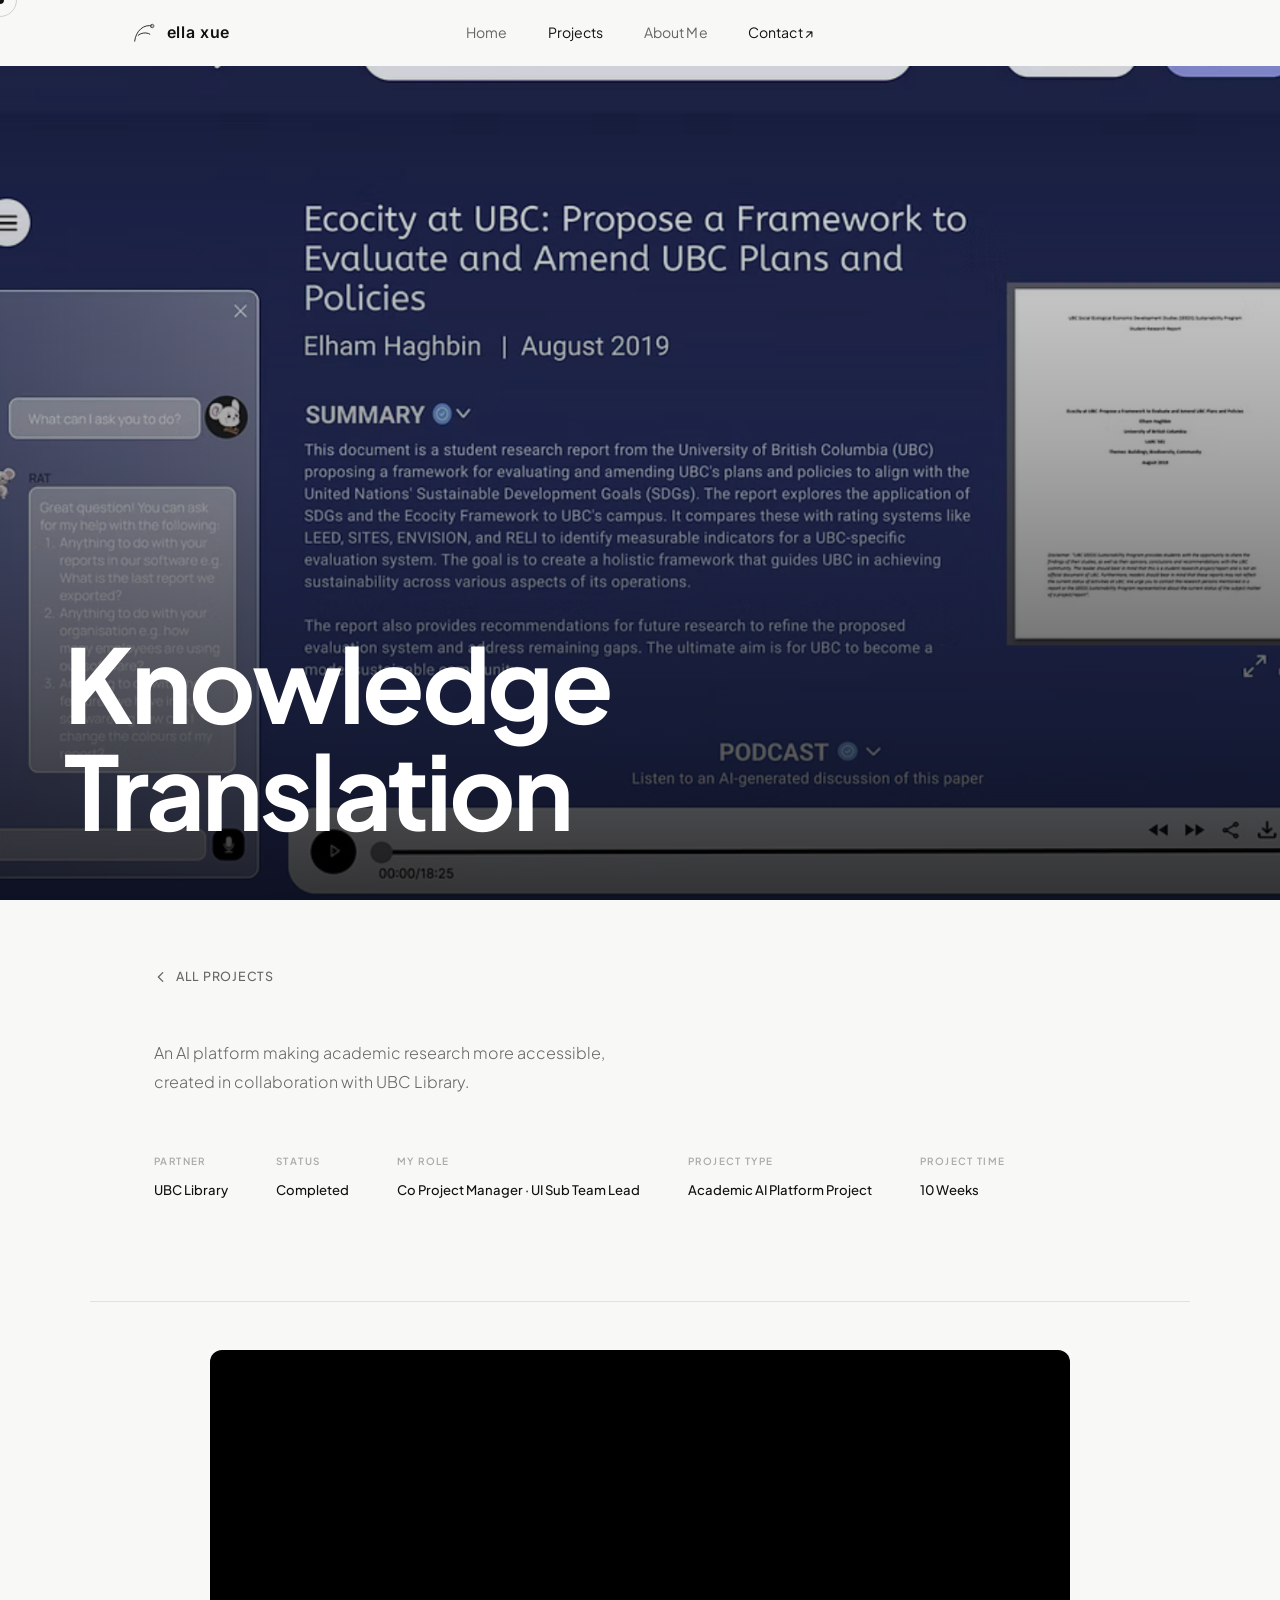
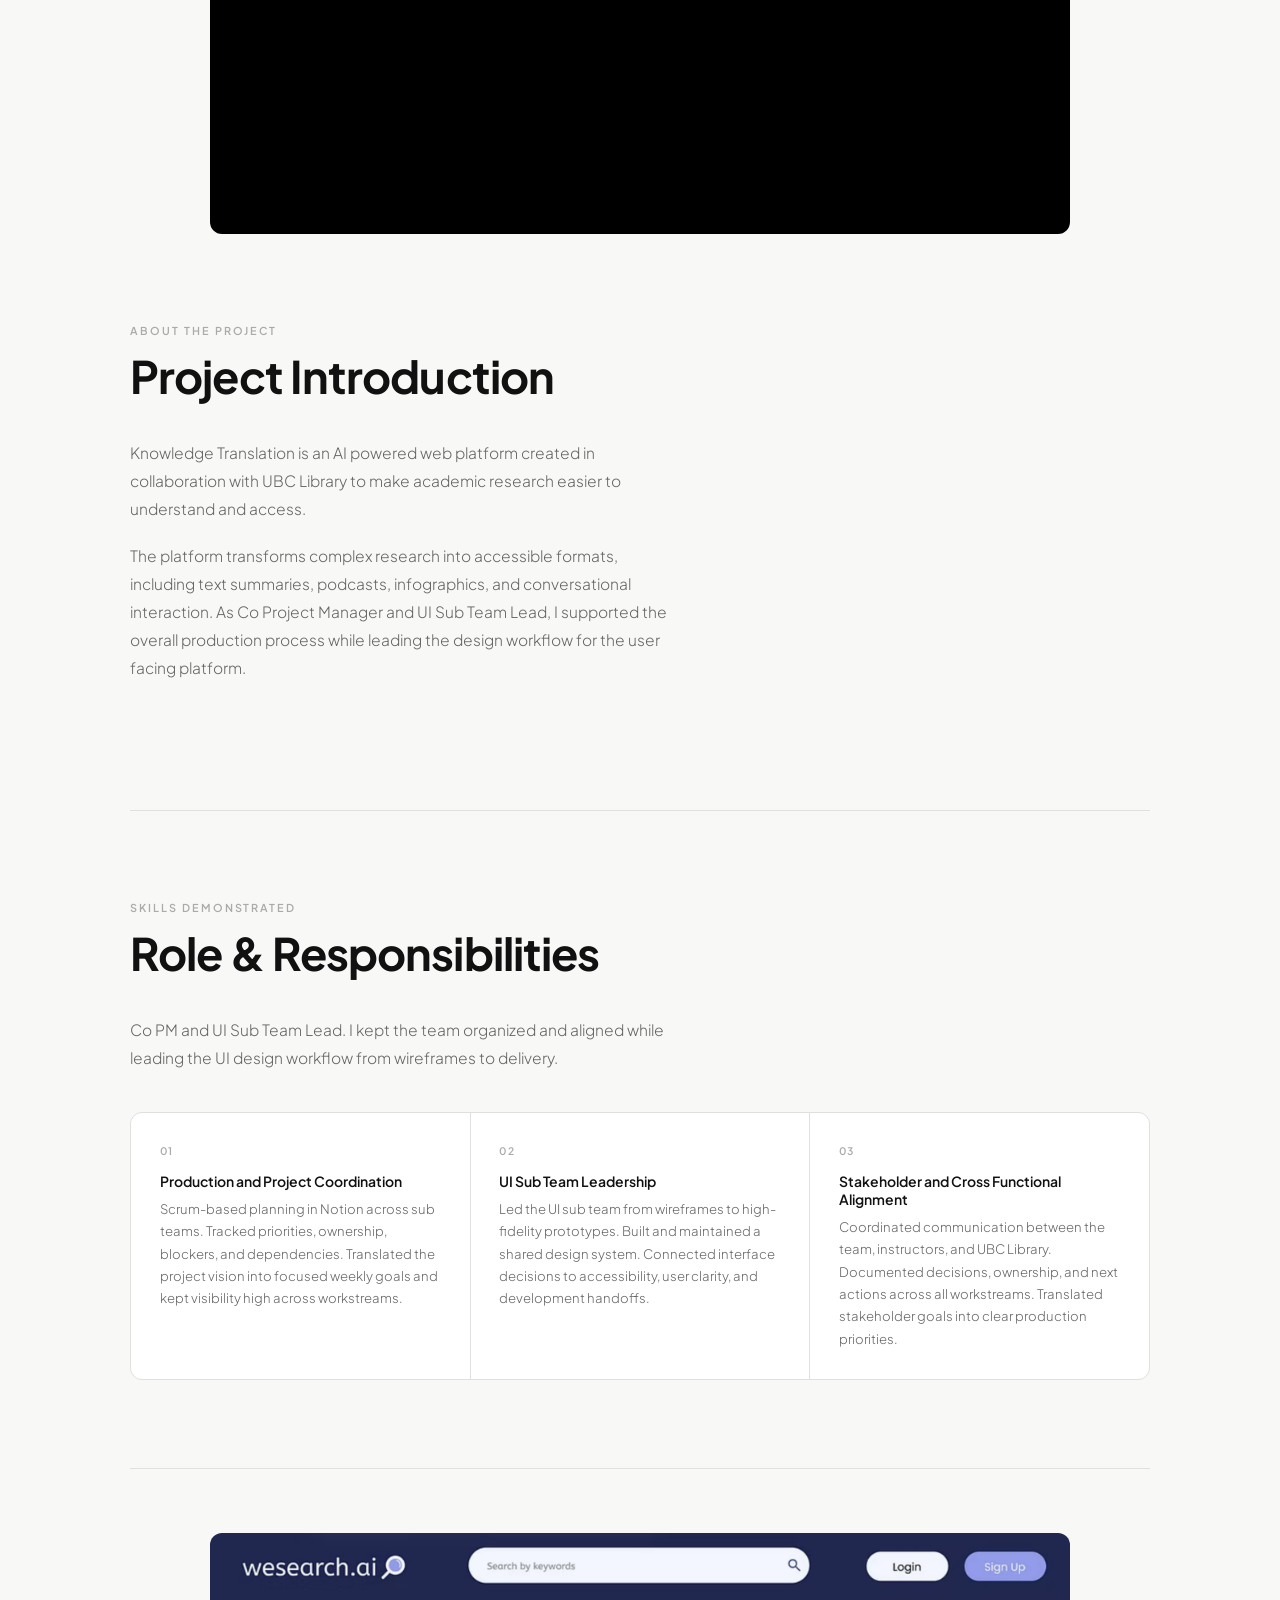
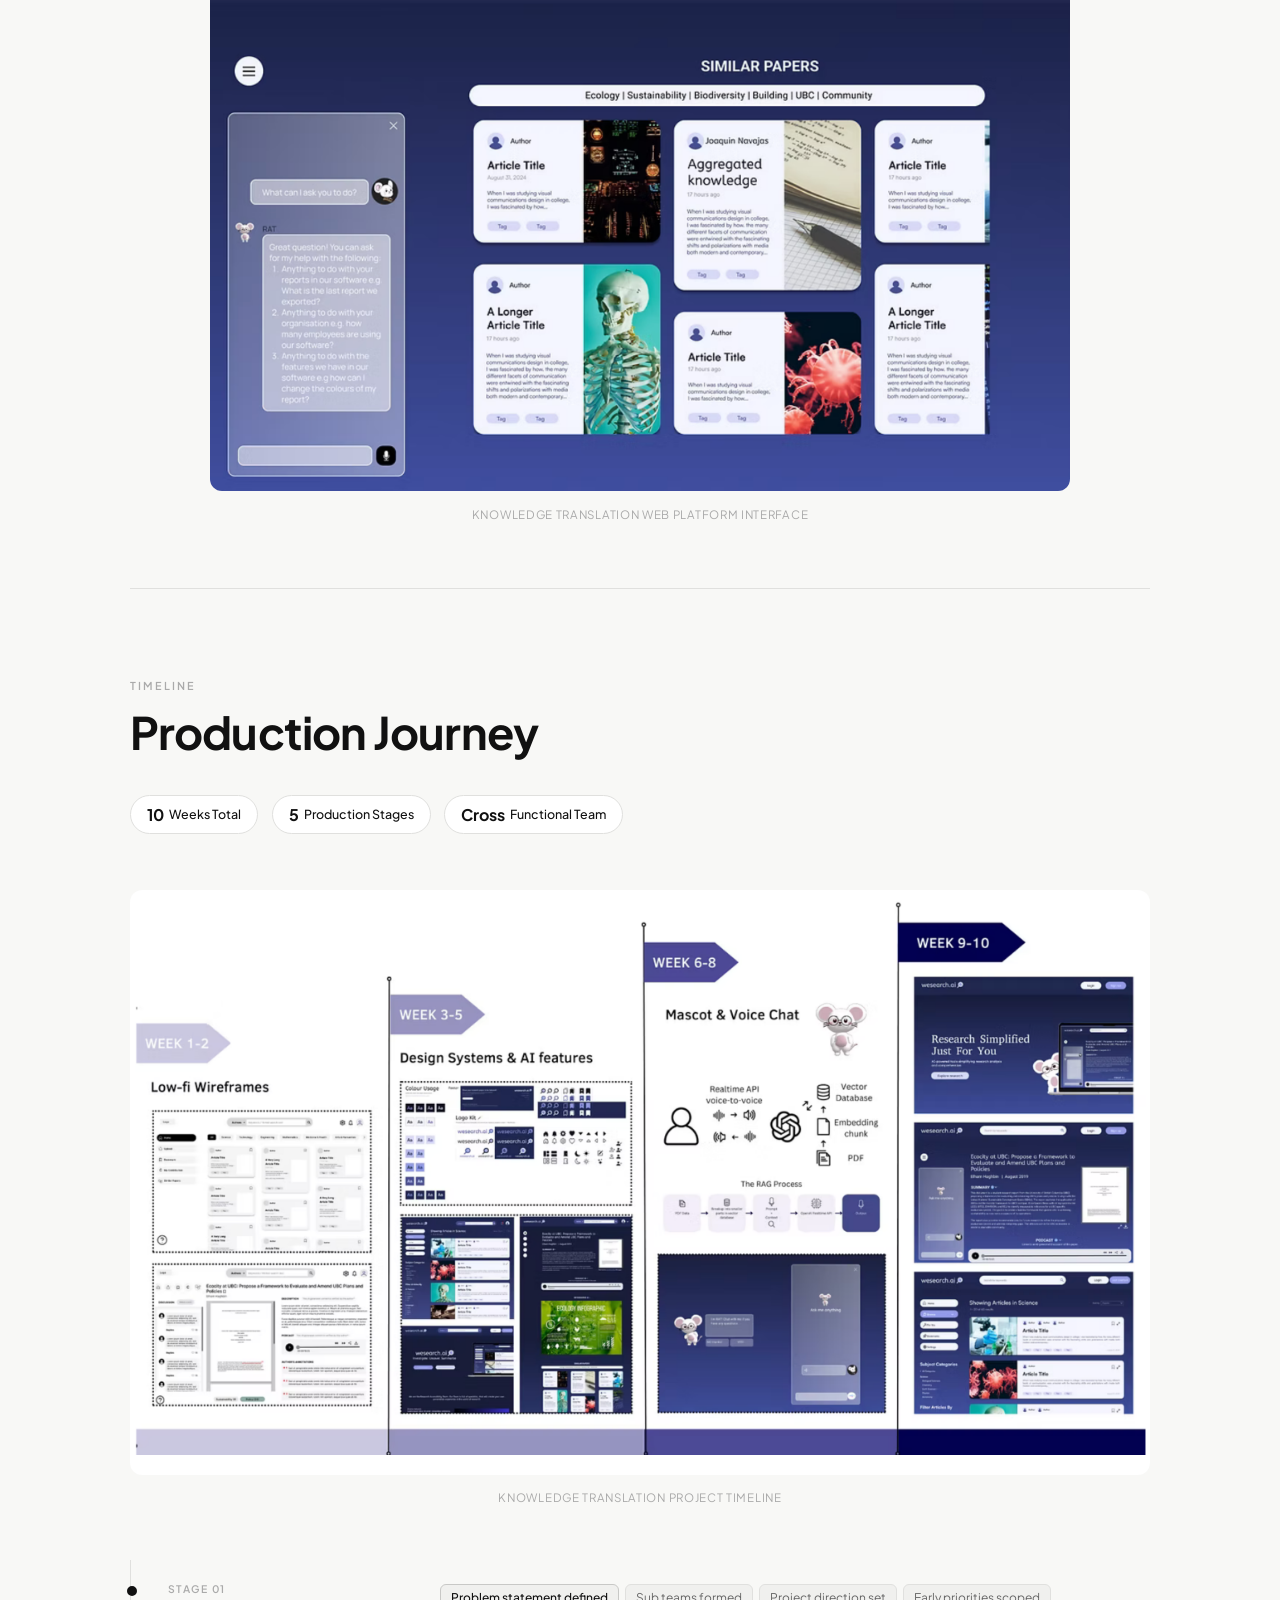
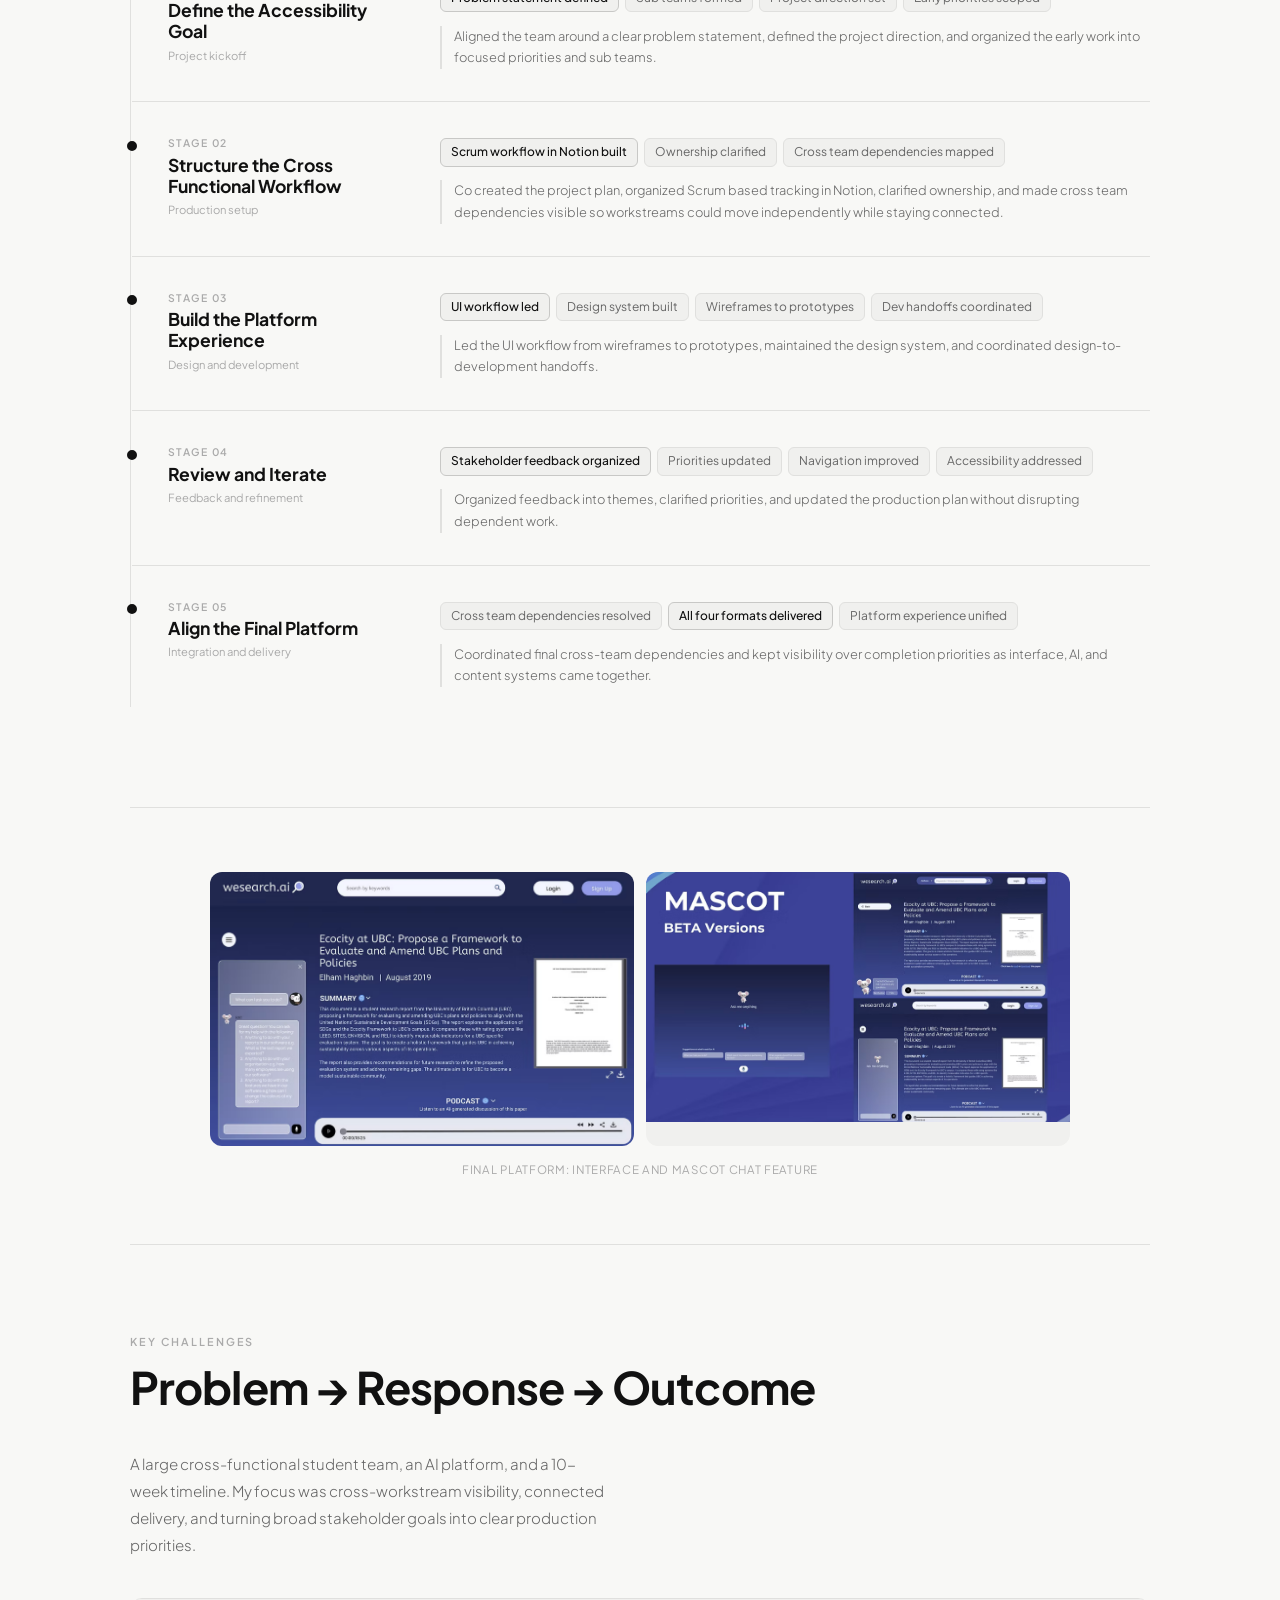
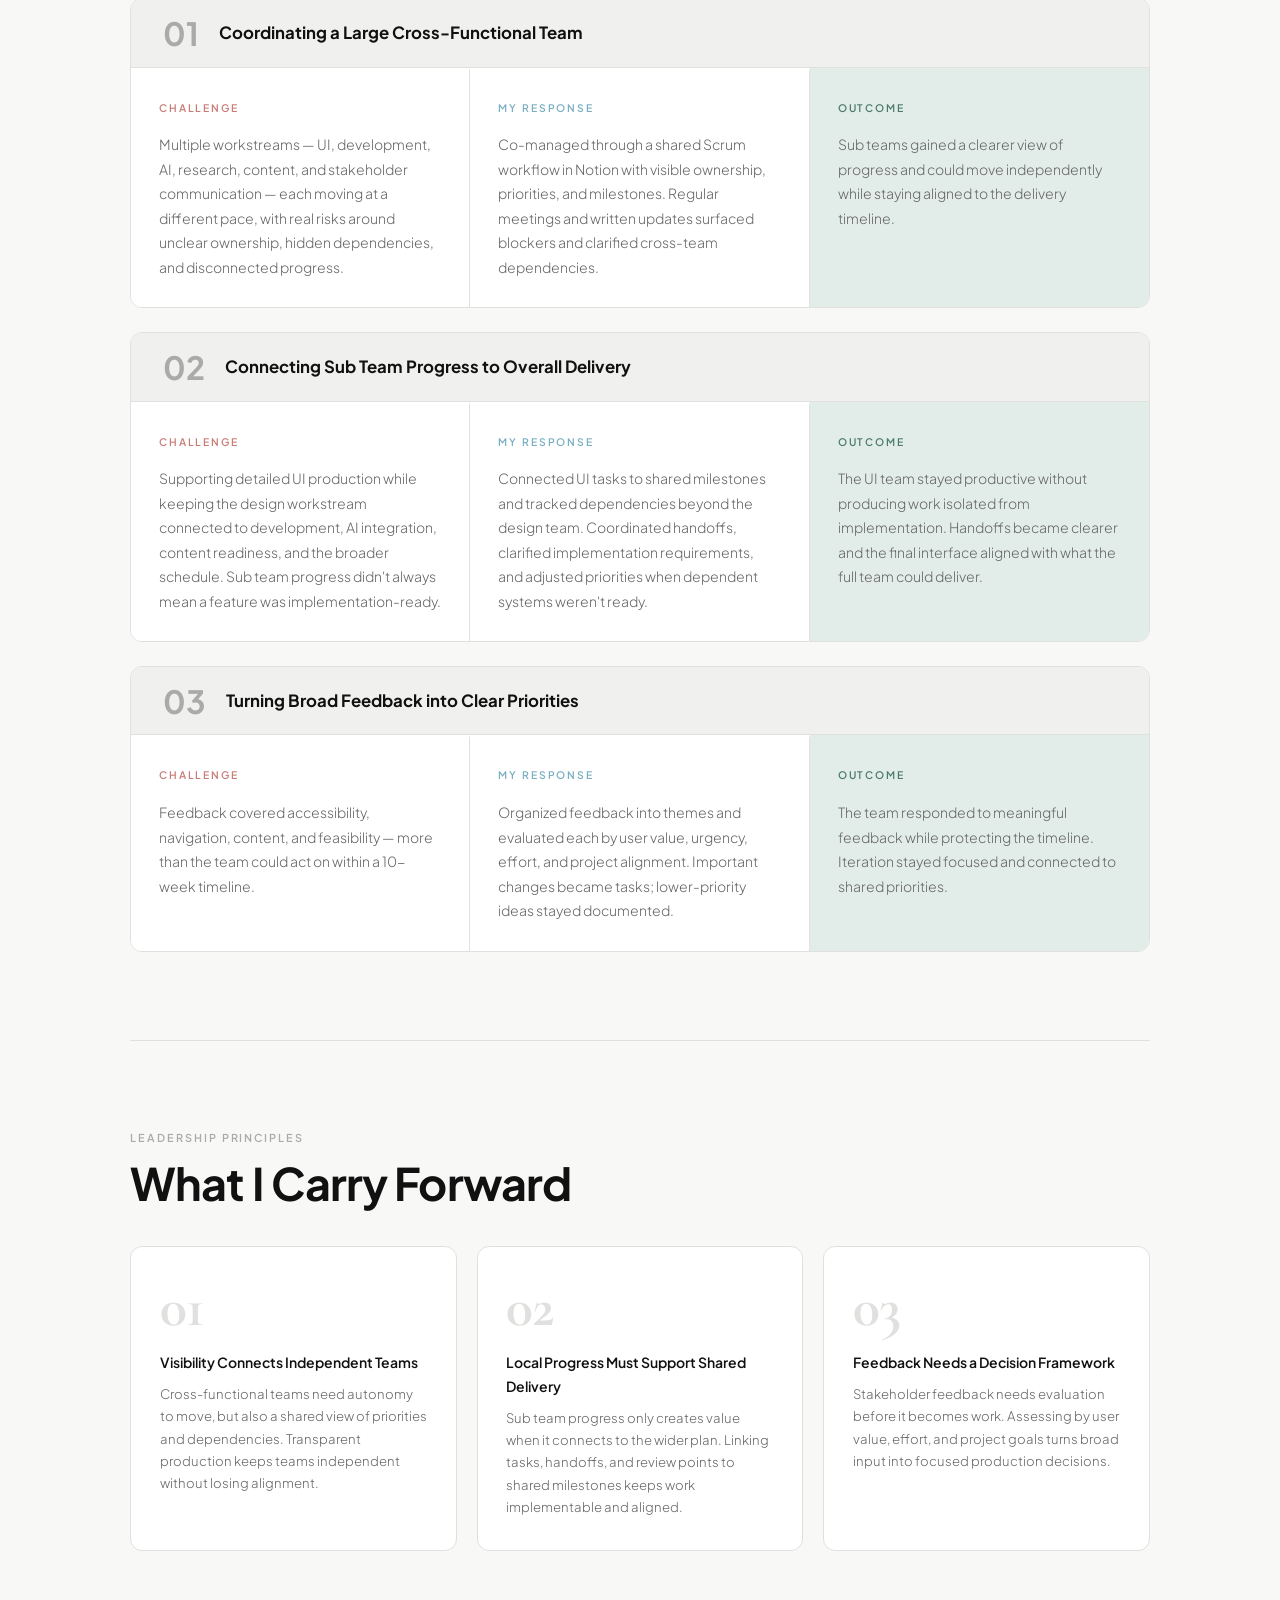
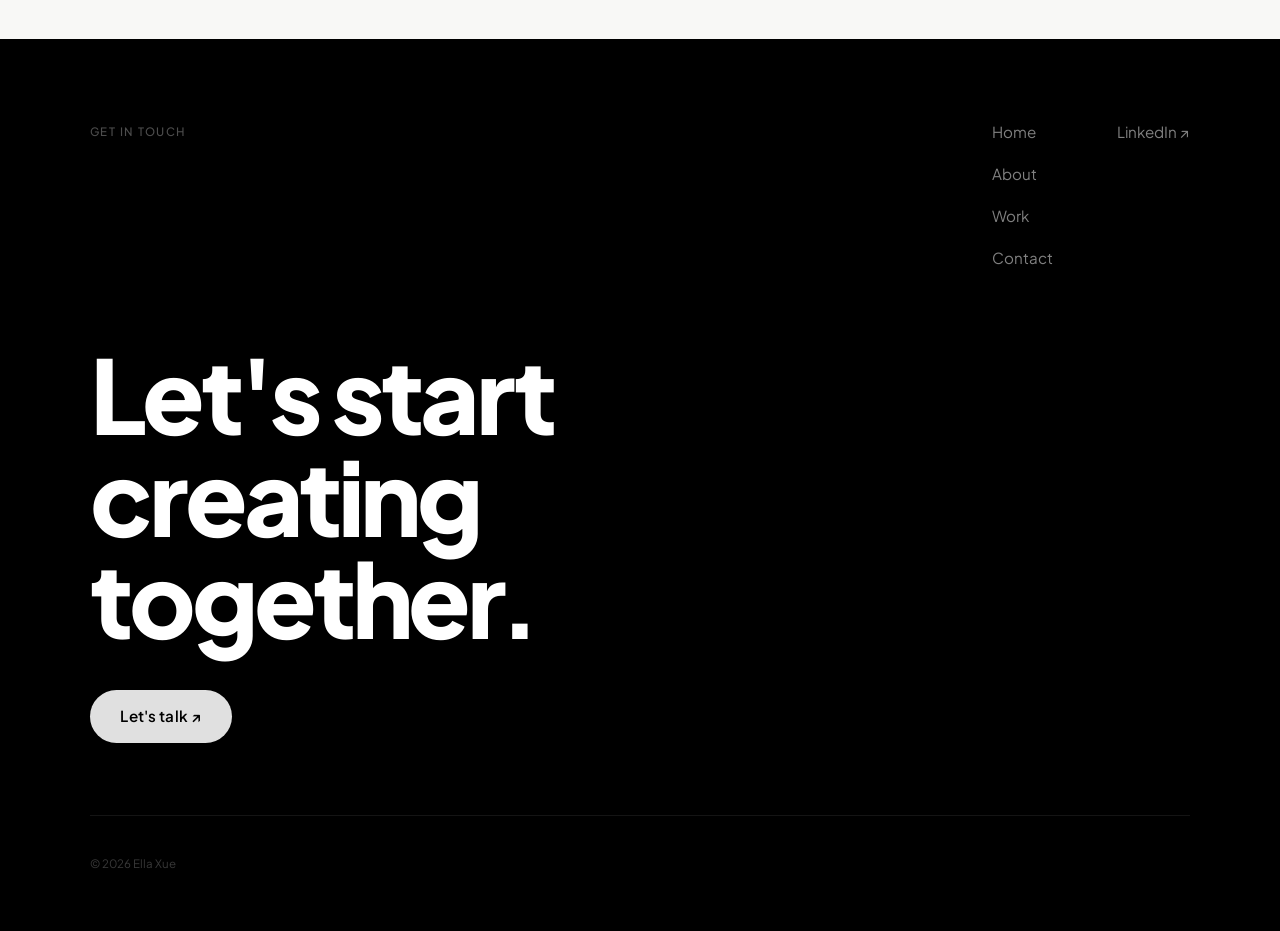
<file: knowledge-translation.html>
<!DOCTYPE html>
<html lang="en">
<head>
  <meta charset="UTF-8" />
  <meta name="viewport" content="width=device-width, initial-scale=1.0" />
  <title>Knowledge Translation — Ella Xue</title>
  <link rel="preconnect" href="https://fonts.googleapis.com" />
  <link rel="preconnect" href="https://fonts.gstatic.com" crossorigin />
  <link href="https://fonts.googleapis.com/css2?family=Cormorant+Garamond:ital,wght@0,300;0,400;0,600;1,300;1,400&family=Inter:wght@300;400;500;600&family=Plus+Jakarta+Sans:wght@300;400;500;600;700;800&display=swap" rel="stylesheet" />
  <link rel="stylesheet" href="style.css" />
  <style>
    .proj-photo-wrap img { height: auto; object-fit: unset; }
  </style>
</head>
<body>

<div id="cursor" aria-hidden="true"></div>
<div id="cursor-follower" aria-hidden="true"></div>

<!-- ============================================================ HEADER -->
<header id="header">
  <div class="header-inner">
    <a href="index.html" class="logo">
      <svg class="logo-mark" viewBox="0 0 48 48" fill="none" aria-hidden="true">
        <path d="M8 38 C10 20, 24 8, 38 12" stroke="currentColor" stroke-width="1.5" stroke-linecap="round"/>
        <path d="M14 28 C18 24, 28 22, 34 26" stroke="currentColor" stroke-width="1.5" stroke-linecap="round"/>
        <circle cx="38" cy="12" r="3" stroke="var(--coral)" stroke-width="1.5" fill="none"/>
      </svg>
      ella xue
    </a>
    <nav class="nav-links" aria-label="Main navigation">
      <a href="index.html"     class="nav-link">Home</a>
      <a href="projects.html" class="nav-link active">Projects</a>
      <a href="about.html"    class="nav-link">About Me</a>
      <a href="contact.html"  class="nav-link nav-link--cta">Contact ↗</a>
    </nav>
    <button class="hamburger" id="hamburger" aria-label="Toggle menu" aria-expanded="false">
      <span></span><span></span>
    </button>
  </div>
  <div class="header-rule"></div>
</header>

<div class="mobile-nav" id="mobileNav" aria-hidden="true">
  <nav>
    <a href="index.html"     class="mobile-nav-link">Home</a>
    <a href="projects.html" class="mobile-nav-link">Projects</a>
    <a href="about.html"    class="mobile-nav-link">About Me</a>
    <a href="contact.html"  class="mobile-nav-link">Contact</a>
  </nav>
</div>

<main>

  <!-- ============================================================ COVER -->
  <div class="proj-cover">
    <img class="proj-cover-img" src="assets/images/knowledge-translation/web2.png" alt="Knowledge Translation platform" aria-hidden="true">
    <h1 class="proj-cover-title">Knowledge<br>Translation</h1>
  </div>

  <!-- ============================================================ HERO META -->
  <div class="proj-hero-below">

    <div class="proj-breadcrumb reveal">
      <a href="projects.html" class="back-link">
        <svg viewBox="0 0 16 16" fill="none" stroke="currentColor" stroke-width="1.5" stroke-linecap="round" stroke-linejoin="round">
          <path d="M10 3L5 8l5 5"/>
        </svg>
        All Projects
      </a>
    </div>

    <p class="proj-hero-sub reveal">
      An AI platform making academic research more accessible, created in collaboration with UBC Library.
    </p>

    <div class="snapshot-row reveal reveal-d2">
      <div class="snap-cell">
        <span class="snap-key">Partner</span>
        <span class="snap-val">UBC Library</span>
      </div>
      <div class="snap-cell">
        <span class="snap-key">Status</span>
        <span class="snap-val">Completed</span>
      </div>
      <div class="snap-cell">
        <span class="snap-key">My Role</span>
        <span class="snap-val">Co Project Manager · UI Sub Team Lead</span>
      </div>
      <div class="snap-cell">
        <span class="snap-key">Project Type</span>
        <span class="snap-val">Academic AI Platform Project</span>
      </div>
      <div class="snap-cell">
        <span class="snap-key">Project Time</span>
        <span class="snap-val">10 Weeks</span>
      </div>
    </div>

  </div>

  <!-- ============================================================ PLATFORM WALKTHROUGH -->
  <div class="proj-trailer-wrap reveal">
    <div class="proj-trailer">
      <video autoplay muted loop playsinline>
        <source src="assets/images/knowledge-translation/knowledge%20video.avif" type="video/avif">
      </video>
    </div>
  </div>

  <div class="proj-wrap">

    <!-- ============================================================ INTRO -->
    <section class="proj-section">
      <span class="eyebrow reveal">About the Project</span>
      <h2 class="section-heading reveal reveal-d1">Project Introduction</h2>
      <div class="role-intro reveal reveal-d2">
        <p style="margin-bottom: 1.2rem;">Knowledge Translation is an AI powered web platform created in collaboration with UBC Library to make academic research easier to understand and access.</p>
        <p>The platform transforms complex research into accessible formats, including text summaries, podcasts, infographics, and conversational interaction. As Co Project Manager and UI Sub Team Lead, I supported the overall production process while leading the design workflow for the user facing platform.</p>
      </div>
    </section>

    <!-- ============================================================ ROLE -->
    <section class="proj-section">
      <span class="eyebrow reveal">Skills Demonstrated</span>
      <h2 class="section-heading reveal reveal-d1">Role &amp; Responsibilities</h2>
      <p class="role-intro reveal reveal-d2">
        Co PM and UI Sub Team Lead. I kept the team organized and aligned while leading the UI design workflow from wireframes to delivery.
      </p>
      <div class="role-grid">
        <div class="role-card reveal reveal-d1">
          <span class="role-idx">01</span>
          <p class="role-name">Production and Project Coordination</p>
          <p class="role-desc">Scrum-based planning in Notion across sub teams. Tracked priorities, ownership, blockers, and dependencies. Translated the project vision into focused weekly goals and kept visibility high across workstreams.</p>
        </div>
        <div class="role-card reveal reveal-d2">
          <span class="role-idx">02</span>
          <p class="role-name">UI Sub Team Leadership</p>
          <p class="role-desc">Led the UI sub team from wireframes to high-fidelity prototypes. Built and maintained a shared design system. Connected interface decisions to accessibility, user clarity, and development handoffs.</p>
        </div>
        <div class="role-card reveal reveal-d3">
          <span class="role-idx">03</span>
          <p class="role-name">Stakeholder and Cross Functional Alignment</p>
          <p class="role-desc">Coordinated communication between the team, instructors, and UBC Library. Documented decisions, ownership, and next actions across all workstreams. Translated stakeholder goals into clear production priorities.</p>
        </div>
      </div>
    </section>

    <!-- web platform photo -->
    <div class="proj-photos reveal">
      <div class="proj-photo-wrap">
        <img src="assets/images/knowledge-translation/web.png" alt="Knowledge Translation web platform interface">
      </div>
      <p class="proj-photo-caption">Knowledge Translation web platform interface</p>
    </div>

    <!-- ============================================================ PRODUCTION JOURNEY -->
    <section class="proj-section">
      <span class="eyebrow reveal">Timeline</span>
      <h2 class="section-heading reveal reveal-d1">Production Journey</h2>
      <div class="sprint-pills reveal reveal-d2">
        <div class="sprint-pill"><strong>10</strong> Weeks Total</div>
        <div class="sprint-pill"><strong>5</strong> Production Stages</div>
        <div class="sprint-pill"><strong>Cross</strong> Functional Team</div>
      </div>

      <!-- project timeline image -->
      <div class="reveal reveal-d3" style="margin: 2.5rem 0;">
        <div class="proj-photo-wrap" style="max-width: none;">
          <img src="assets/images/knowledge-translation/timeline.png" alt="Knowledge Translation project timeline">
        </div>
        <p class="proj-photo-caption" style="text-align: center; margin-top: 0.85rem;">Knowledge Translation project timeline</p>
      </div>

      <div class="timeline">
        <div class="timeline-line">
          <div class="timeline-progress" id="tlProgress"></div>
        </div>

        <div class="tl-item reveal">
          <div class="tl-dot"></div>
          <div>
            <span class="tl-sprint-label">Stage 01</span>
            <p class="tl-sprint-name">Define the Accessibility Goal</p>
            <p class="tl-dates">Project kickoff</p>
          </div>
          <div class="tl-right">
            <div class="tl-chips">
              <span class="chip key">Problem statement defined</span>
              <span class="chip">Sub teams formed</span>
              <span class="chip">Project direction set</span>
              <span class="chip">Early priorities scoped</span>
            </div>
            <p class="tl-pm-note">Aligned the team around a clear problem statement, defined the project direction, and organized the early work into focused priorities and sub teams.</p>
          </div>
        </div>

        <div class="tl-item reveal">
          <div class="tl-dot"></div>
          <div>
            <span class="tl-sprint-label">Stage 02</span>
            <p class="tl-sprint-name">Structure the Cross Functional Workflow</p>
            <p class="tl-dates">Production setup</p>
          </div>
          <div class="tl-right">
            <div class="tl-chips">
              <span class="chip key">Scrum workflow in Notion built</span>
              <span class="chip">Ownership clarified</span>
              <span class="chip">Cross team dependencies mapped</span>
            </div>
            <p class="tl-pm-note">Co created the project plan, organized Scrum based tracking in Notion, clarified ownership, and made cross team dependencies visible so workstreams could move independently while staying connected.</p>
          </div>
        </div>

        <div class="tl-item reveal">
          <div class="tl-dot"></div>
          <div>
            <span class="tl-sprint-label">Stage 03</span>
            <p class="tl-sprint-name">Build the Platform Experience</p>
            <p class="tl-dates">Design and development</p>
          </div>
          <div class="tl-right">
            <div class="tl-chips">
              <span class="chip key">UI workflow led</span>
              <span class="chip">Design system built</span>
              <span class="chip">Wireframes to prototypes</span>
              <span class="chip">Dev handoffs coordinated</span>
            </div>
            <p class="tl-pm-note">Led the UI workflow from wireframes to prototypes, maintained the design system, and coordinated design-to-development handoffs.</p>
          </div>
        </div>

        <div class="tl-item reveal">
          <div class="tl-dot"></div>
          <div>
            <span class="tl-sprint-label">Stage 04</span>
            <p class="tl-sprint-name">Review and Iterate</p>
            <p class="tl-dates">Feedback and refinement</p>
          </div>
          <div class="tl-right">
            <div class="tl-chips">
              <span class="chip key">Stakeholder feedback organized</span>
              <span class="chip">Priorities updated</span>
              <span class="chip">Navigation improved</span>
              <span class="chip">Accessibility addressed</span>
            </div>
            <p class="tl-pm-note">Organized feedback into themes, clarified priorities, and updated the production plan without disrupting dependent work.</p>
          </div>
        </div>

        <div class="tl-item reveal">
          <div class="tl-dot"></div>
          <div>
            <span class="tl-sprint-label">Stage 05</span>
            <p class="tl-sprint-name">Align the Final Platform</p>
            <p class="tl-dates">Integration and delivery</p>
          </div>
          <div class="tl-right">
            <div class="tl-chips">
              <span class="chip">Cross team dependencies resolved</span>
              <span class="chip key">All four formats delivered</span>
              <span class="chip">Platform experience unified</span>
            </div>
            <p class="tl-pm-note">Coordinated final cross-team dependencies and kept visibility over completion priorities as interface, AI, and content systems came together.</p>
          </div>
        </div>

      </div>
    </section>

    <!-- final platform photos -->
    <div class="proj-photos reveal">
      <div class="proj-photo-grid proj-photo-grid--2">
        <div class="proj-photo-wrap">
          <img src="assets/images/knowledge-translation/web2.png" alt="Knowledge Translation final platform interface">
        </div>
        <div class="proj-photo-wrap">
          <img src="assets/images/knowledge-translation/web%20mascot.png" alt="Knowledge Translation mascot chat interface">
        </div>
      </div>
      <p class="proj-photo-caption">Final platform: interface and mascot chat feature</p>
    </div>

    <!-- ============================================================ CHALLENGES -->
    <section class="proj-section">
      <span class="eyebrow reveal">Key Challenges</span>
      <h2 class="section-heading reveal reveal-d1">Problem → Response → Outcome</h2>
      <p class="challenge-intro reveal reveal-d2">A large cross-functional student team, an AI platform, and a 10-week timeline. My focus was cross-workstream visibility, connected delivery, and turning broad stakeholder goals into clear production priorities.</p>

      <div class="ch-cards">

        <div class="ch-card reveal">
          <div class="ch-card-header">
            <span class="ch-card-num">01</span>
            <h3 class="ch-card-title">Coordinating a Large Cross-Functional Team</h3>
          </div>
          <div class="ch-card-panels">
            <div class="ch-panel ch-panel--challenge">
              <span class="ch-panel-label">Challenge</span>
              <p class="ch-panel-body">Multiple workstreams — UI, development, AI, research, content, and stakeholder communication — each moving at a different pace, with real risks around unclear ownership, hidden dependencies, and disconnected progress.</p>
            </div>
            <div class="ch-panel ch-panel--response">
              <span class="ch-panel-label">My Response</span>
              <p class="ch-panel-body">Co-managed through a shared Scrum workflow in Notion with visible ownership, priorities, and milestones. Regular meetings and written updates surfaced blockers and clarified cross-team dependencies.</p>
            </div>
            <div class="ch-panel ch-panel--outcome">
              <span class="ch-panel-label">Outcome</span>
              <p class="ch-panel-body">Sub teams gained a clearer view of progress and could move independently while staying aligned to the delivery timeline.</p>
            </div>
          </div>
        </div>

        <div class="ch-card reveal reveal-d1">
          <div class="ch-card-header">
            <span class="ch-card-num">02</span>
            <h3 class="ch-card-title">Connecting Sub Team Progress to Overall Delivery</h3>
          </div>
          <div class="ch-card-panels">
            <div class="ch-panel ch-panel--challenge">
              <span class="ch-panel-label">Challenge</span>
              <p class="ch-panel-body">Supporting detailed UI production while keeping the design workstream connected to development, AI integration, content readiness, and the broader schedule. Sub team progress didn't always mean a feature was implementation-ready.</p>
            </div>
            <div class="ch-panel ch-panel--response">
              <span class="ch-panel-label">My Response</span>
              <p class="ch-panel-body">Connected UI tasks to shared milestones and tracked dependencies beyond the design team. Coordinated handoffs, clarified implementation requirements, and adjusted priorities when dependent systems weren't ready.</p>
            </div>
            <div class="ch-panel ch-panel--outcome">
              <span class="ch-panel-label">Outcome</span>
              <p class="ch-panel-body">The UI team stayed productive without producing work isolated from implementation. Handoffs became clearer and the final interface aligned with what the full team could deliver.</p>
            </div>
          </div>
        </div>

        <div class="ch-card reveal reveal-d2">
          <div class="ch-card-header">
            <span class="ch-card-num">03</span>
            <h3 class="ch-card-title">Turning Broad Feedback into Clear Priorities</h3>
          </div>
          <div class="ch-card-panels">
            <div class="ch-panel ch-panel--challenge">
              <span class="ch-panel-label">Challenge</span>
              <p class="ch-panel-body">Feedback covered accessibility, navigation, content, and feasibility — more than the team could act on within a 10-week timeline.</p>
            </div>
            <div class="ch-panel ch-panel--response">
              <span class="ch-panel-label">My Response</span>
              <p class="ch-panel-body">Organized feedback into themes and evaluated each by user value, urgency, effort, and project alignment. Important changes became tasks; lower-priority ideas stayed documented.</p>
            </div>
            <div class="ch-panel ch-panel--outcome">
              <span class="ch-panel-label">Outcome</span>
              <p class="ch-panel-body">The team responded to meaningful feedback while protecting the timeline. Iteration stayed focused and connected to shared priorities.</p>
            </div>
          </div>
        </div>

      </div>
    </section>

    <!-- ============================================================ REFLECTION -->
    <section class="proj-section">
      <span class="eyebrow reveal">Leadership Principles</span>
      <h2 class="section-heading reveal reveal-d1">What I Carry Forward</h2>
      <div class="reflection-grid">
        <div class="refl-card reveal reveal-d1">
          <p class="refl-big-num">01</p>
          <p class="refl-title">Visibility Connects Independent Teams</p>
          <p class="refl-body">Cross-functional teams need autonomy to move, but also a shared view of priorities and dependencies. Transparent production keeps teams independent without losing alignment.</p>
        </div>
        <div class="refl-card reveal reveal-d2">
          <p class="refl-big-num">02</p>
          <p class="refl-title">Local Progress Must Support Shared Delivery</p>
          <p class="refl-body">Sub team progress only creates value when it connects to the wider plan. Linking tasks, handoffs, and review points to shared milestones keeps work implementable and aligned.</p>
        </div>
        <div class="refl-card reveal reveal-d3">
          <p class="refl-big-num">03</p>
          <p class="refl-title">Feedback Needs a Decision Framework</p>
          <p class="refl-body">Stakeholder feedback needs evaluation before it becomes work. Assessing by user value, effort, and project goals turns broad input into focused production decisions.</p>
        </div>
      </div>
    </section>

  </div><!-- /proj-wrap -->

</main>

<div class="proj-end">
  <div class="proj-end-inner">
    <span class="proj-end-label">Get in touch</span>
    <nav class="proj-end-nav">
      <div class="proj-end-nav-col">
        <a href="index.html">Home</a>
        <a href="about.html">About</a>
        <a href="projects.html">Work</a>
        <a href="contact.html">Contact</a>
      </div>
      <div class="proj-end-nav-col">
        <a href="https://www.linkedin.com/in/ella-xue-676157253/" target="_blank" rel="noopener">LinkedIn ↗</a>
      </div>
    </nav>
  </div>
  <div class="proj-end-body">
    <h2 class="proj-end-heading">Let's start<br>creating together.</h2>
    <a href="contact.html" class="proj-end-btn">Let's talk ↗</a>
  </div>
  <div class="proj-end-foot">
    <span>© 2026 Ella Xue</span>
  </div>
</div>

<script src="main.js"></script>
</body>
</html>
</file>
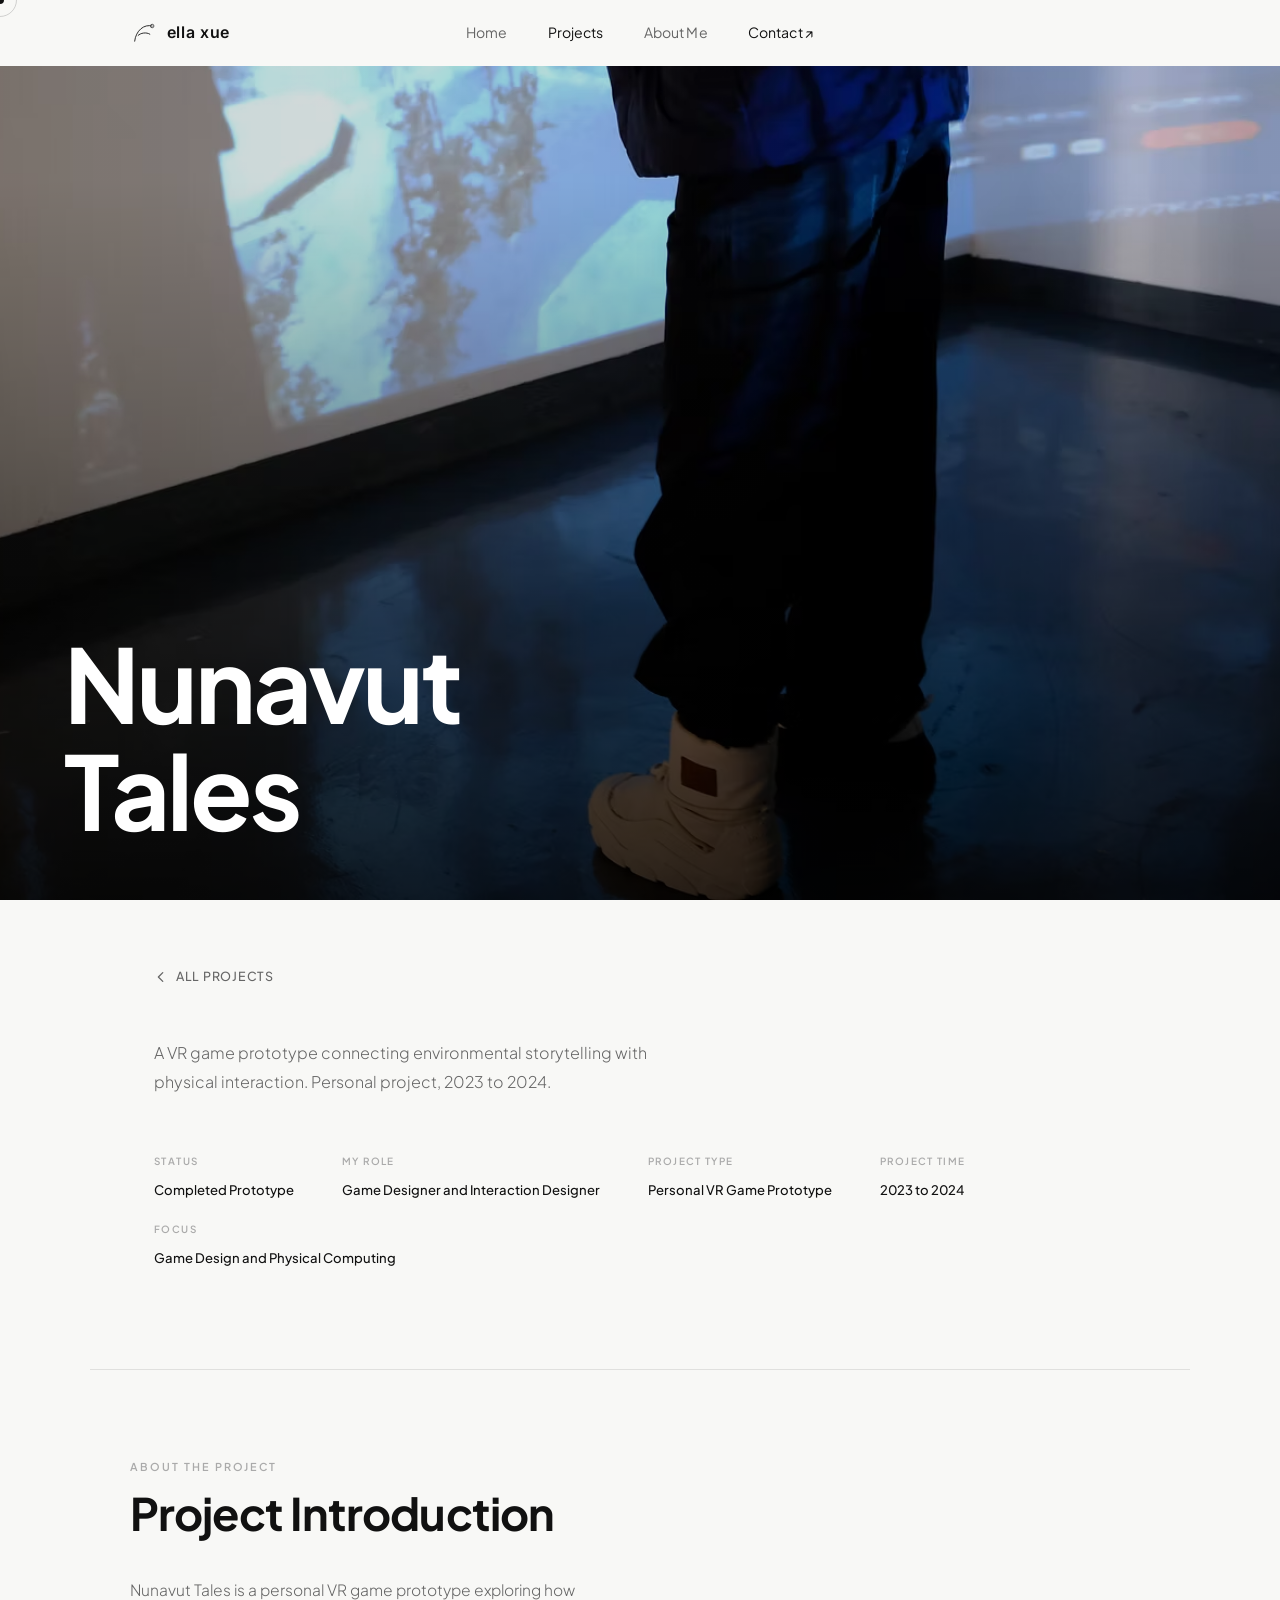
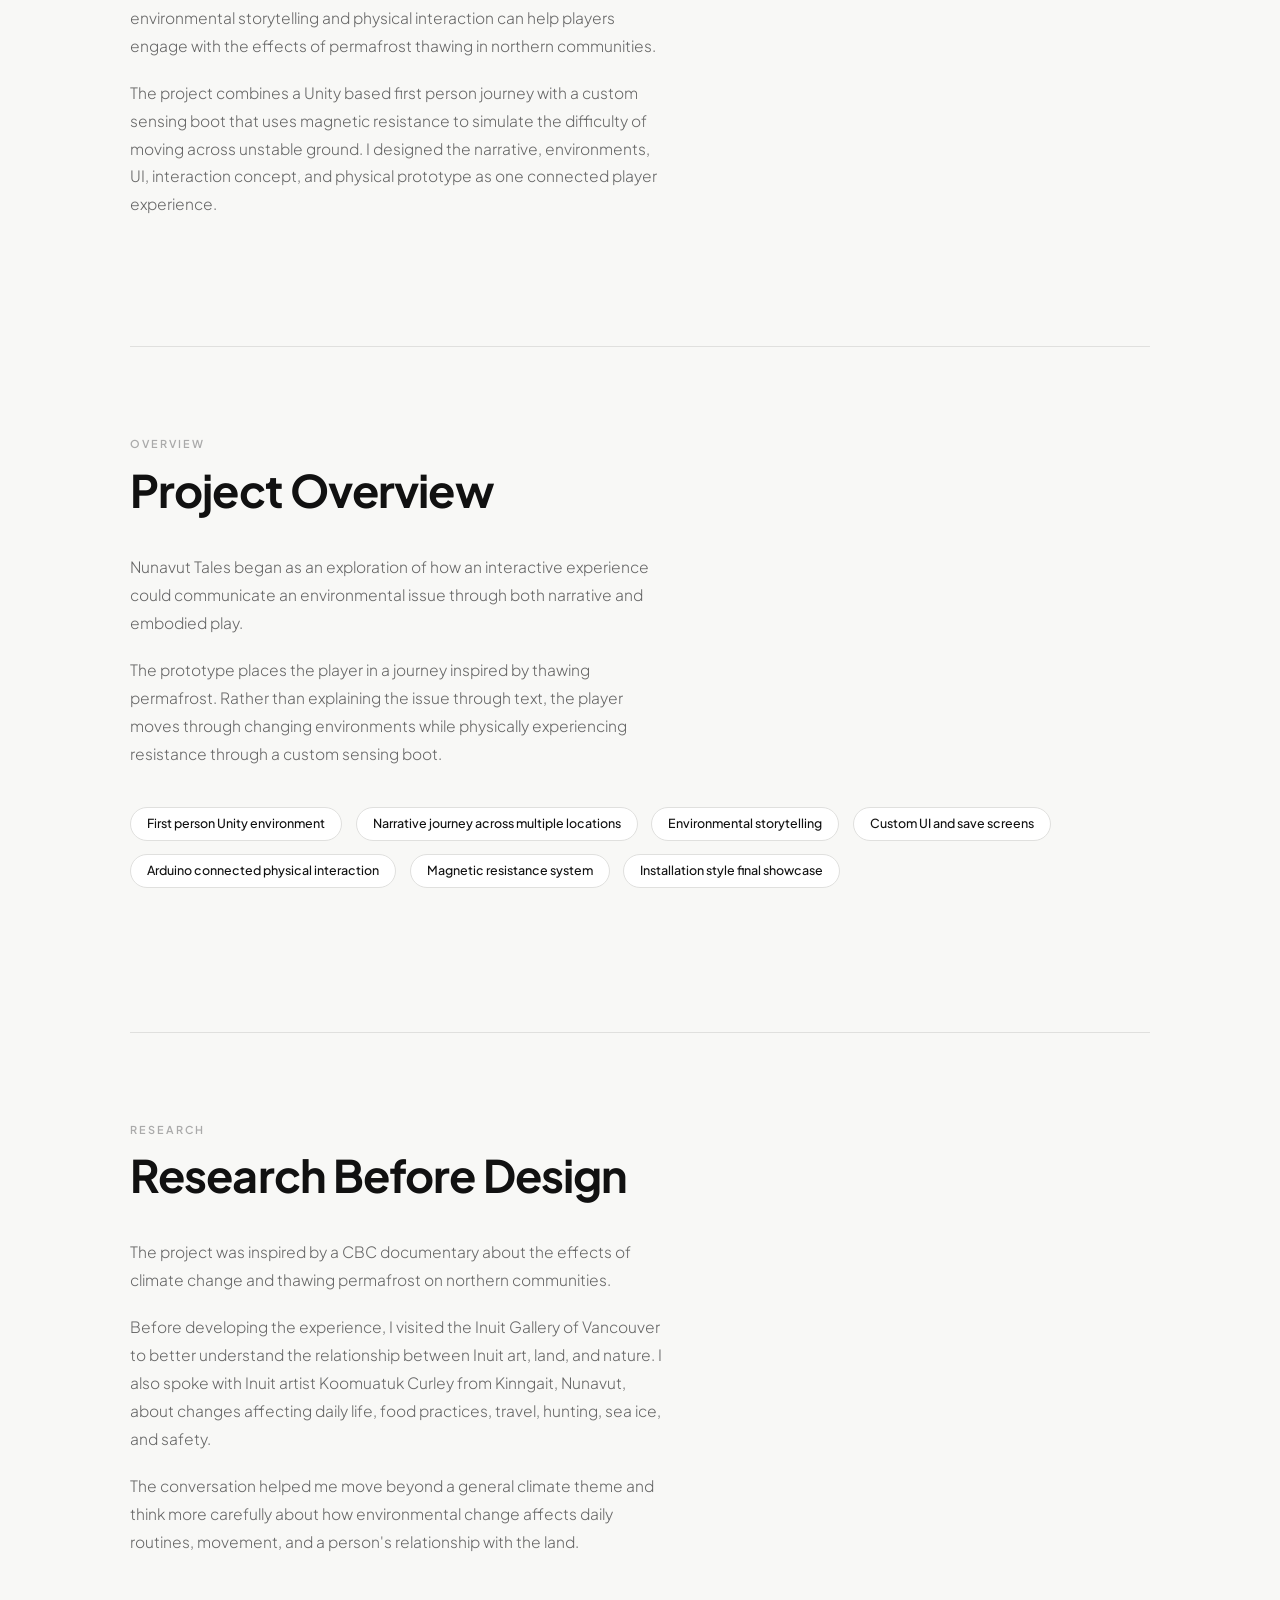
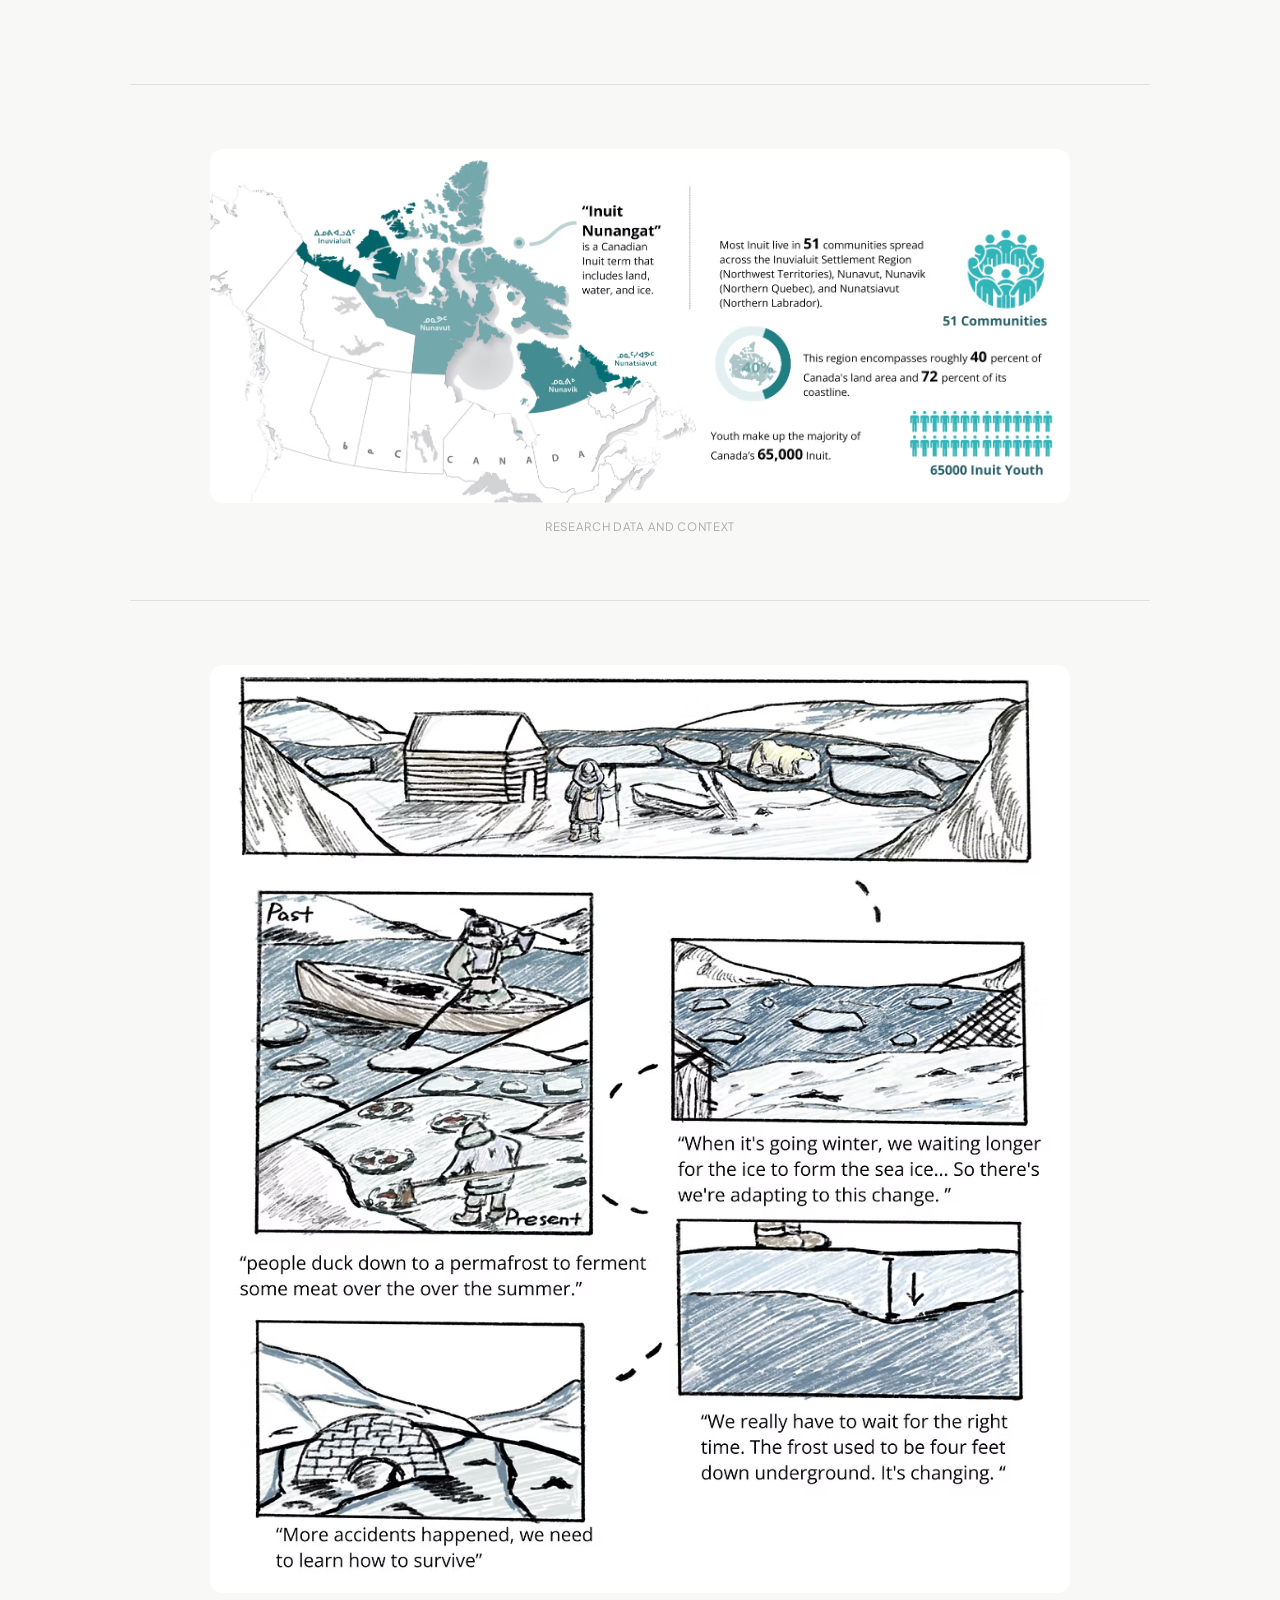
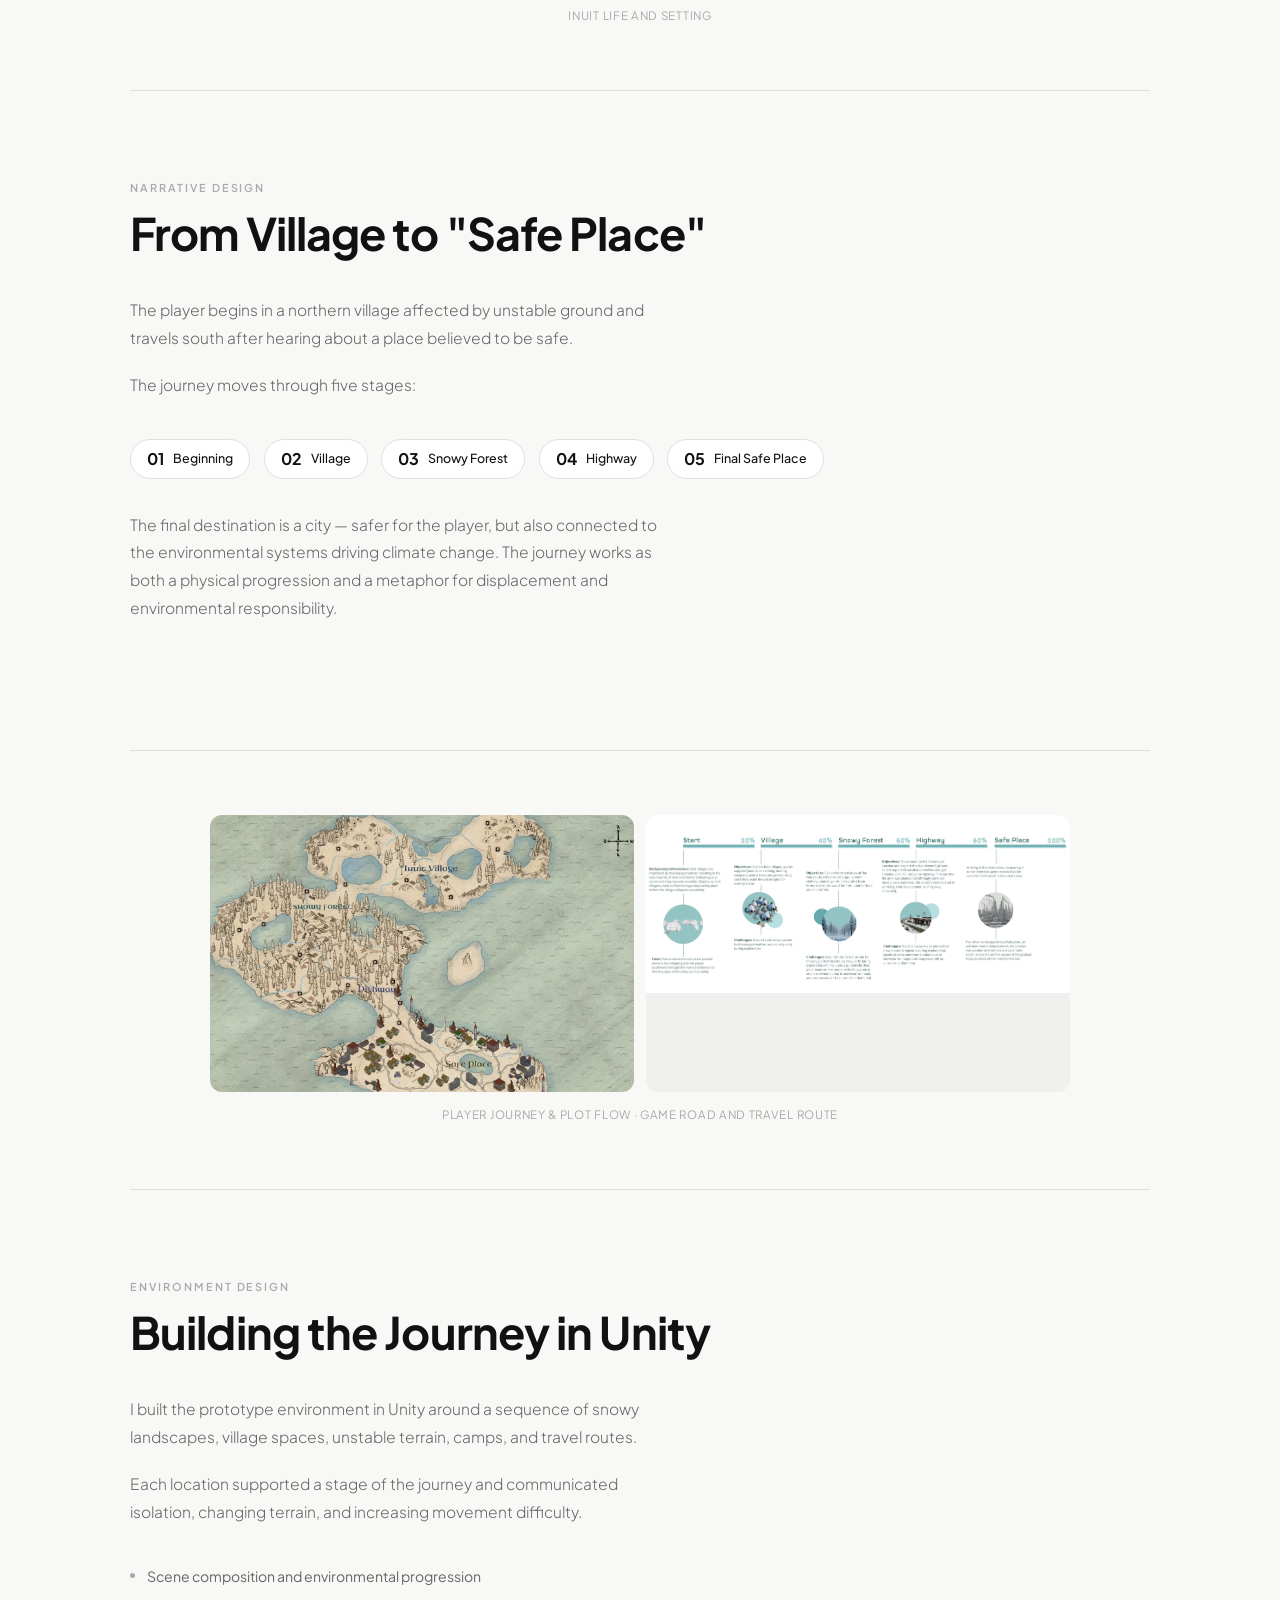
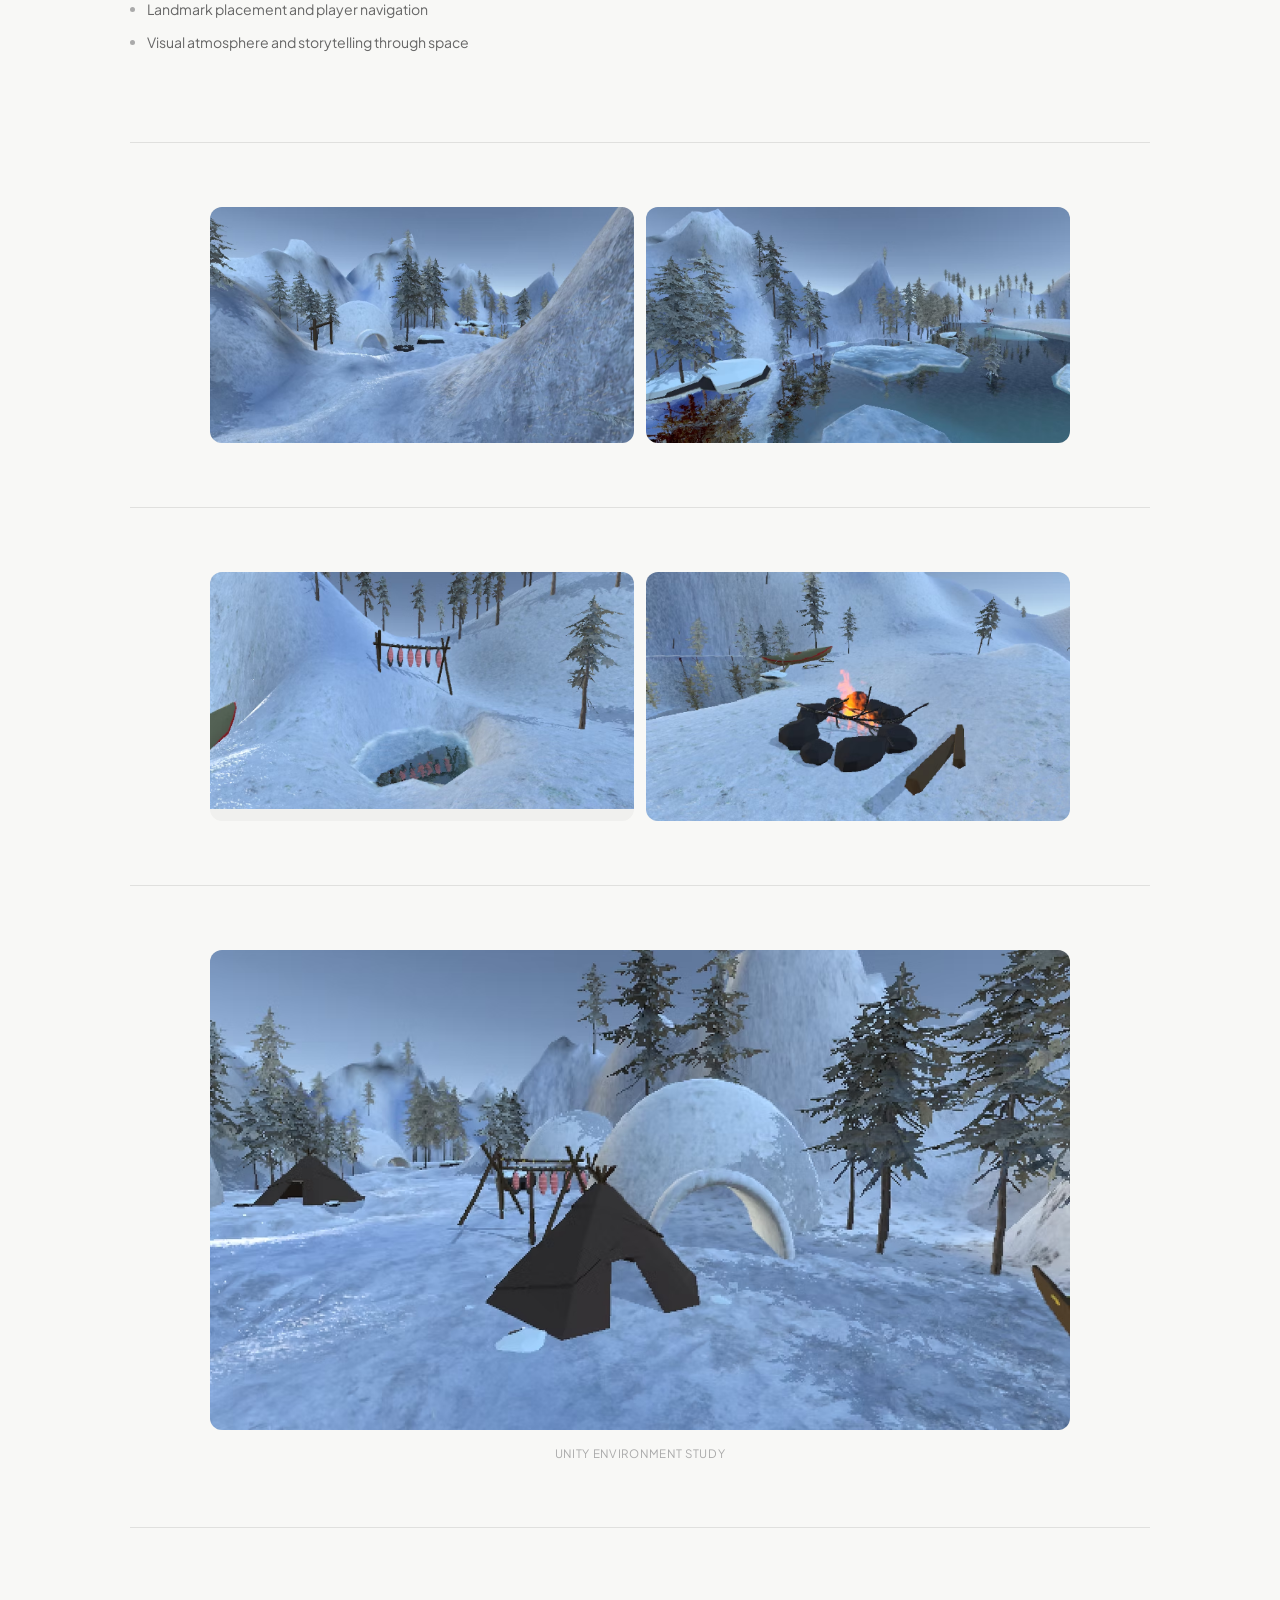
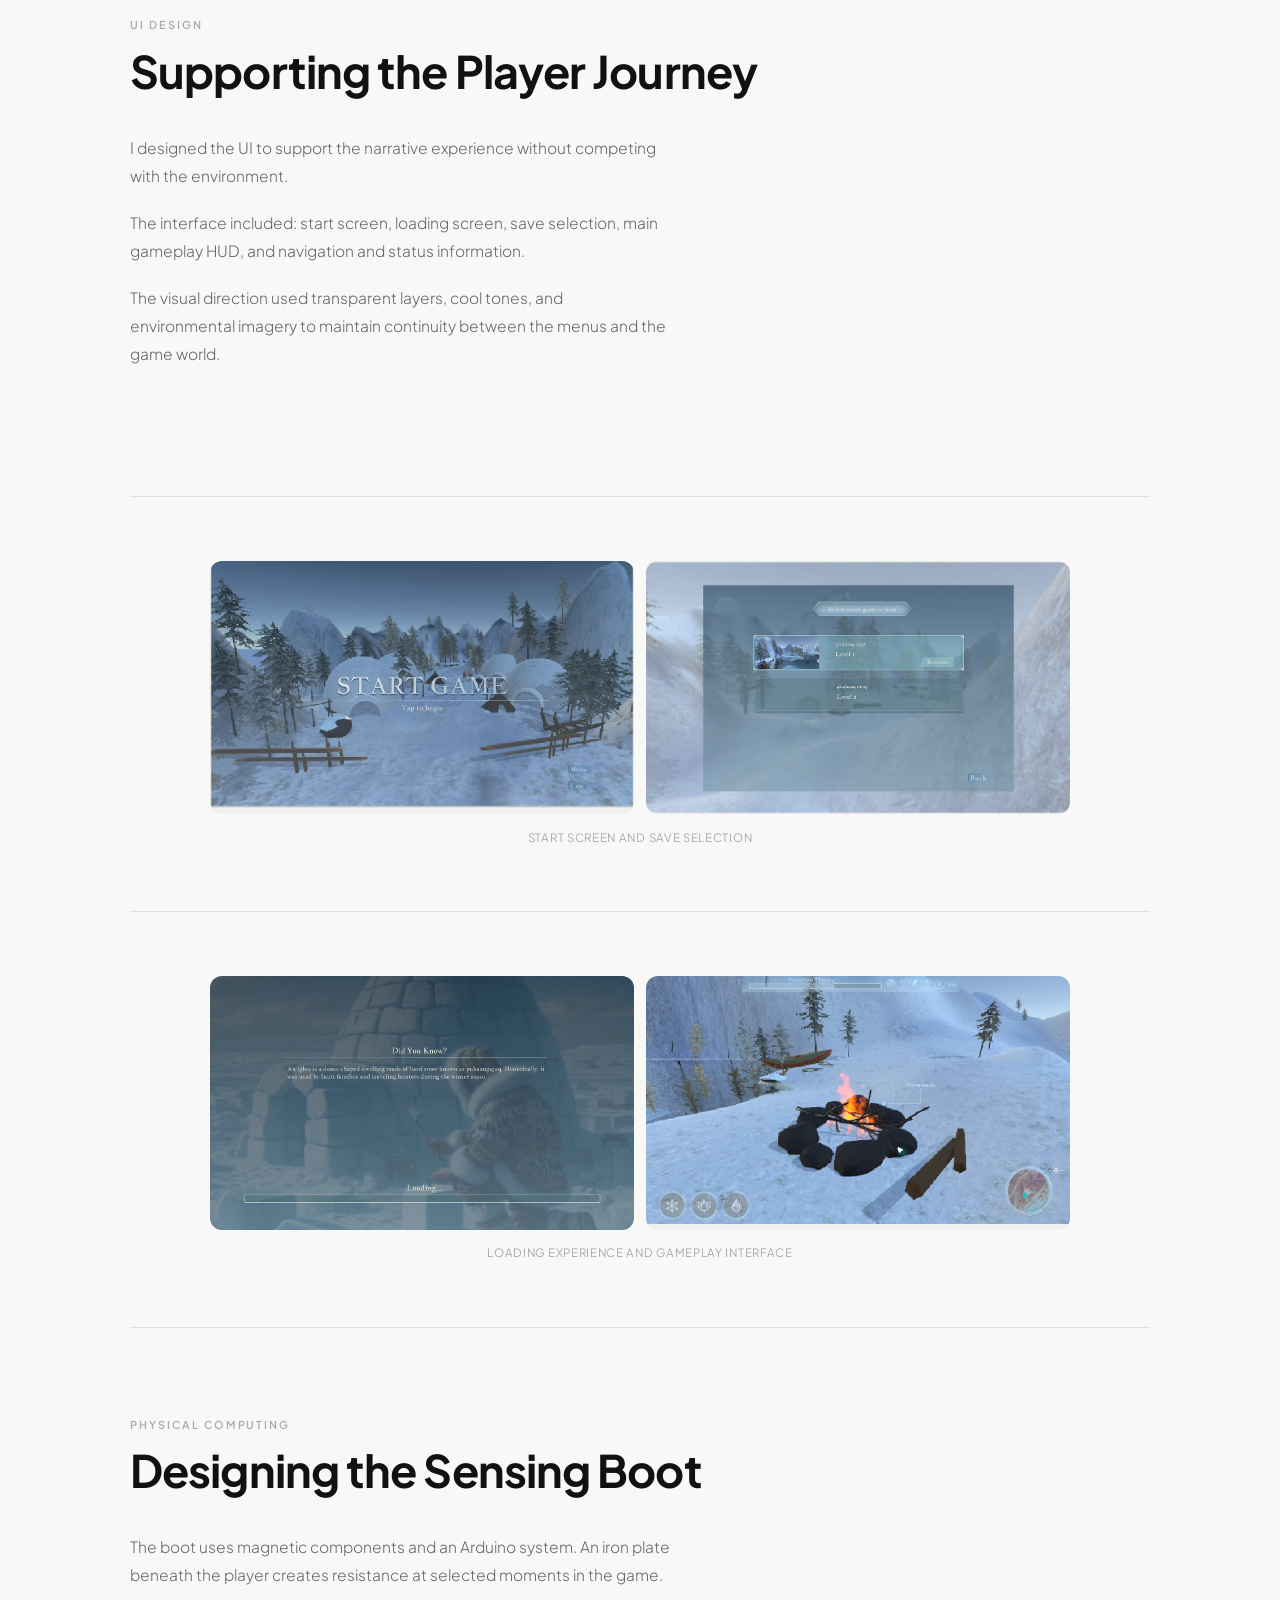
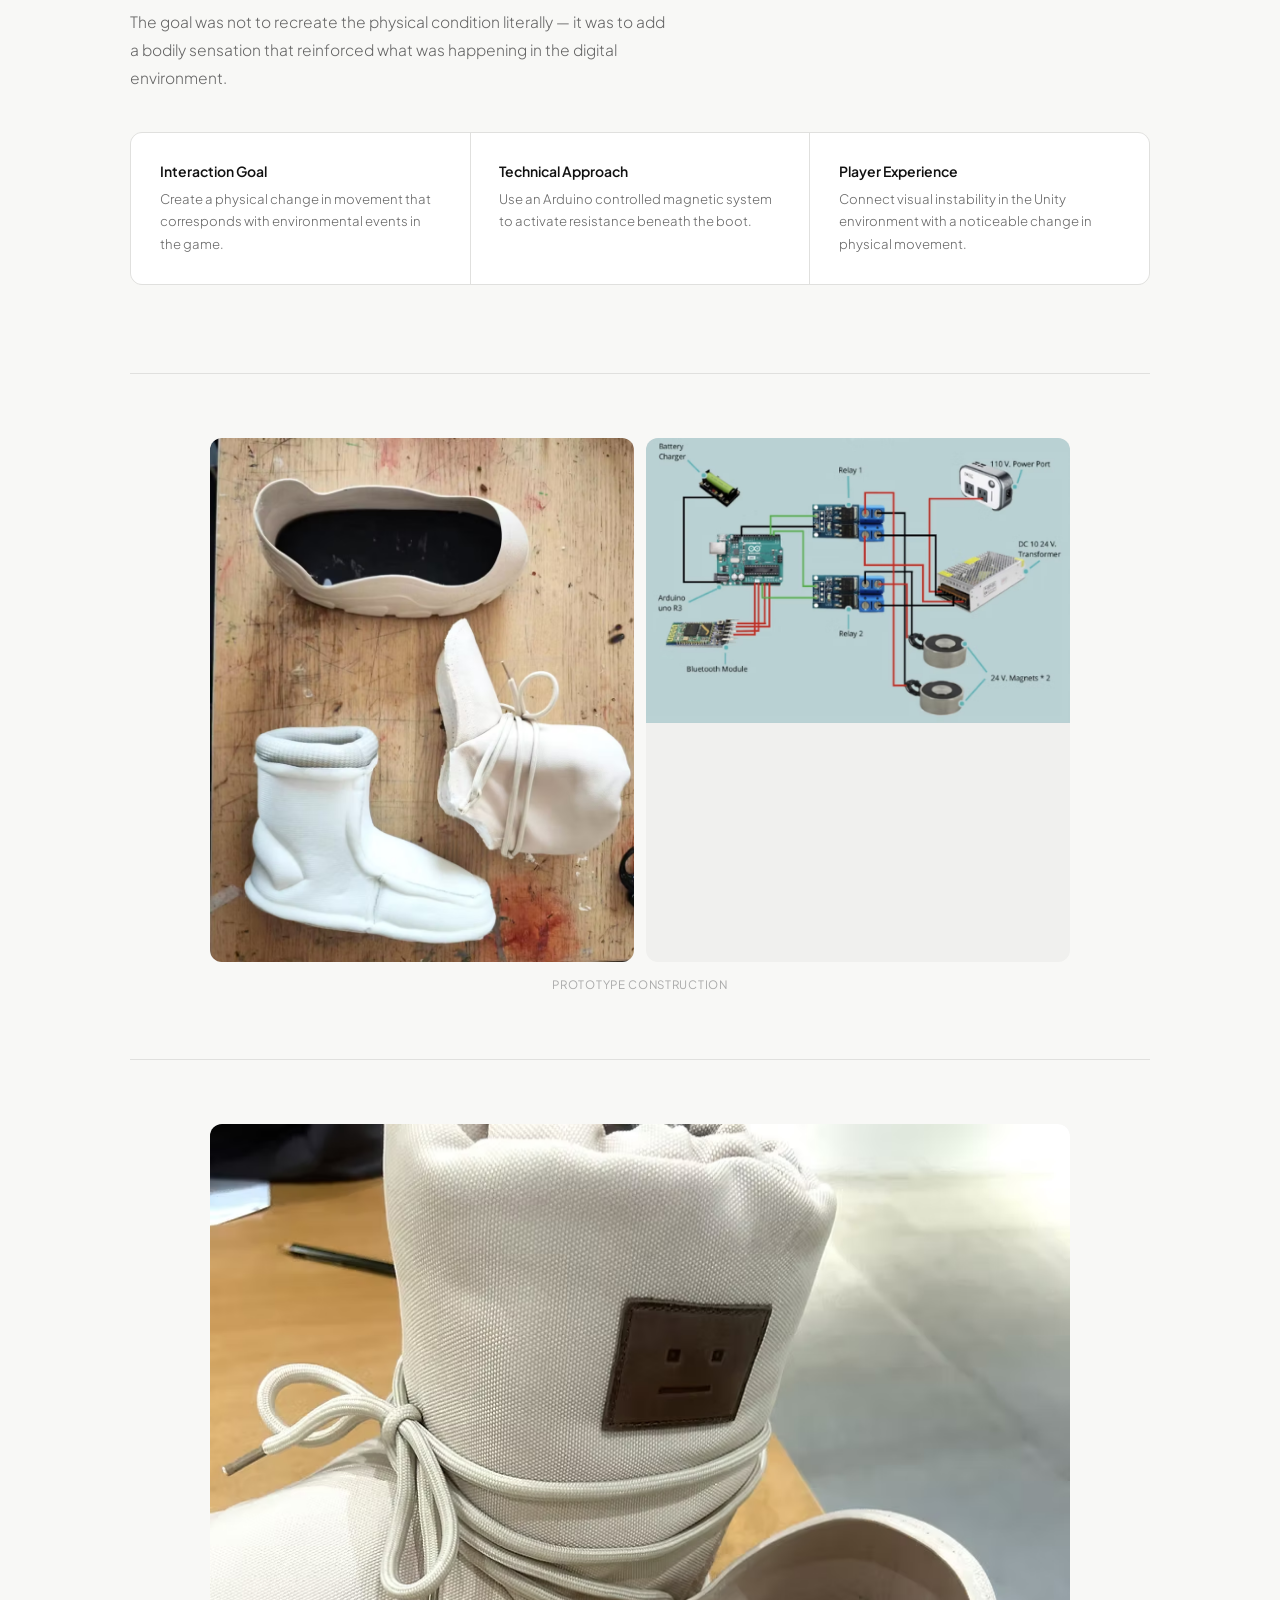
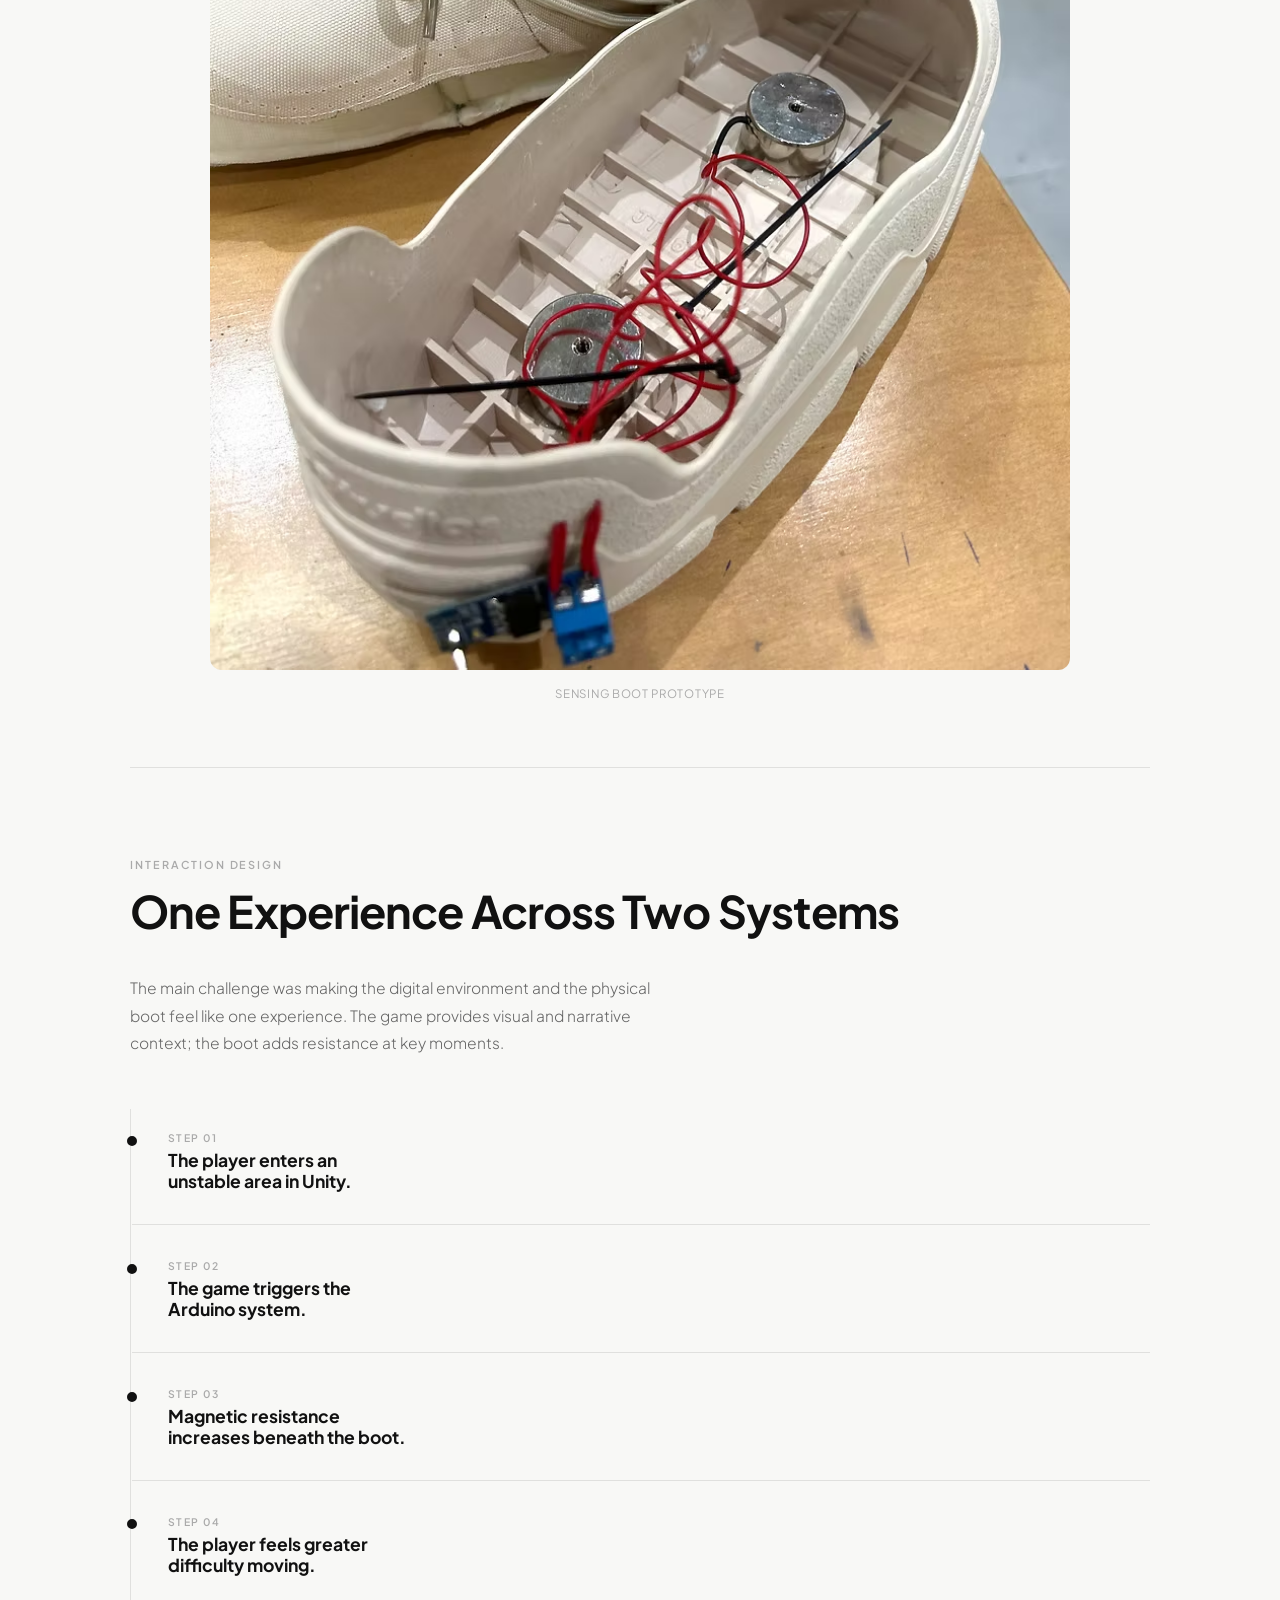
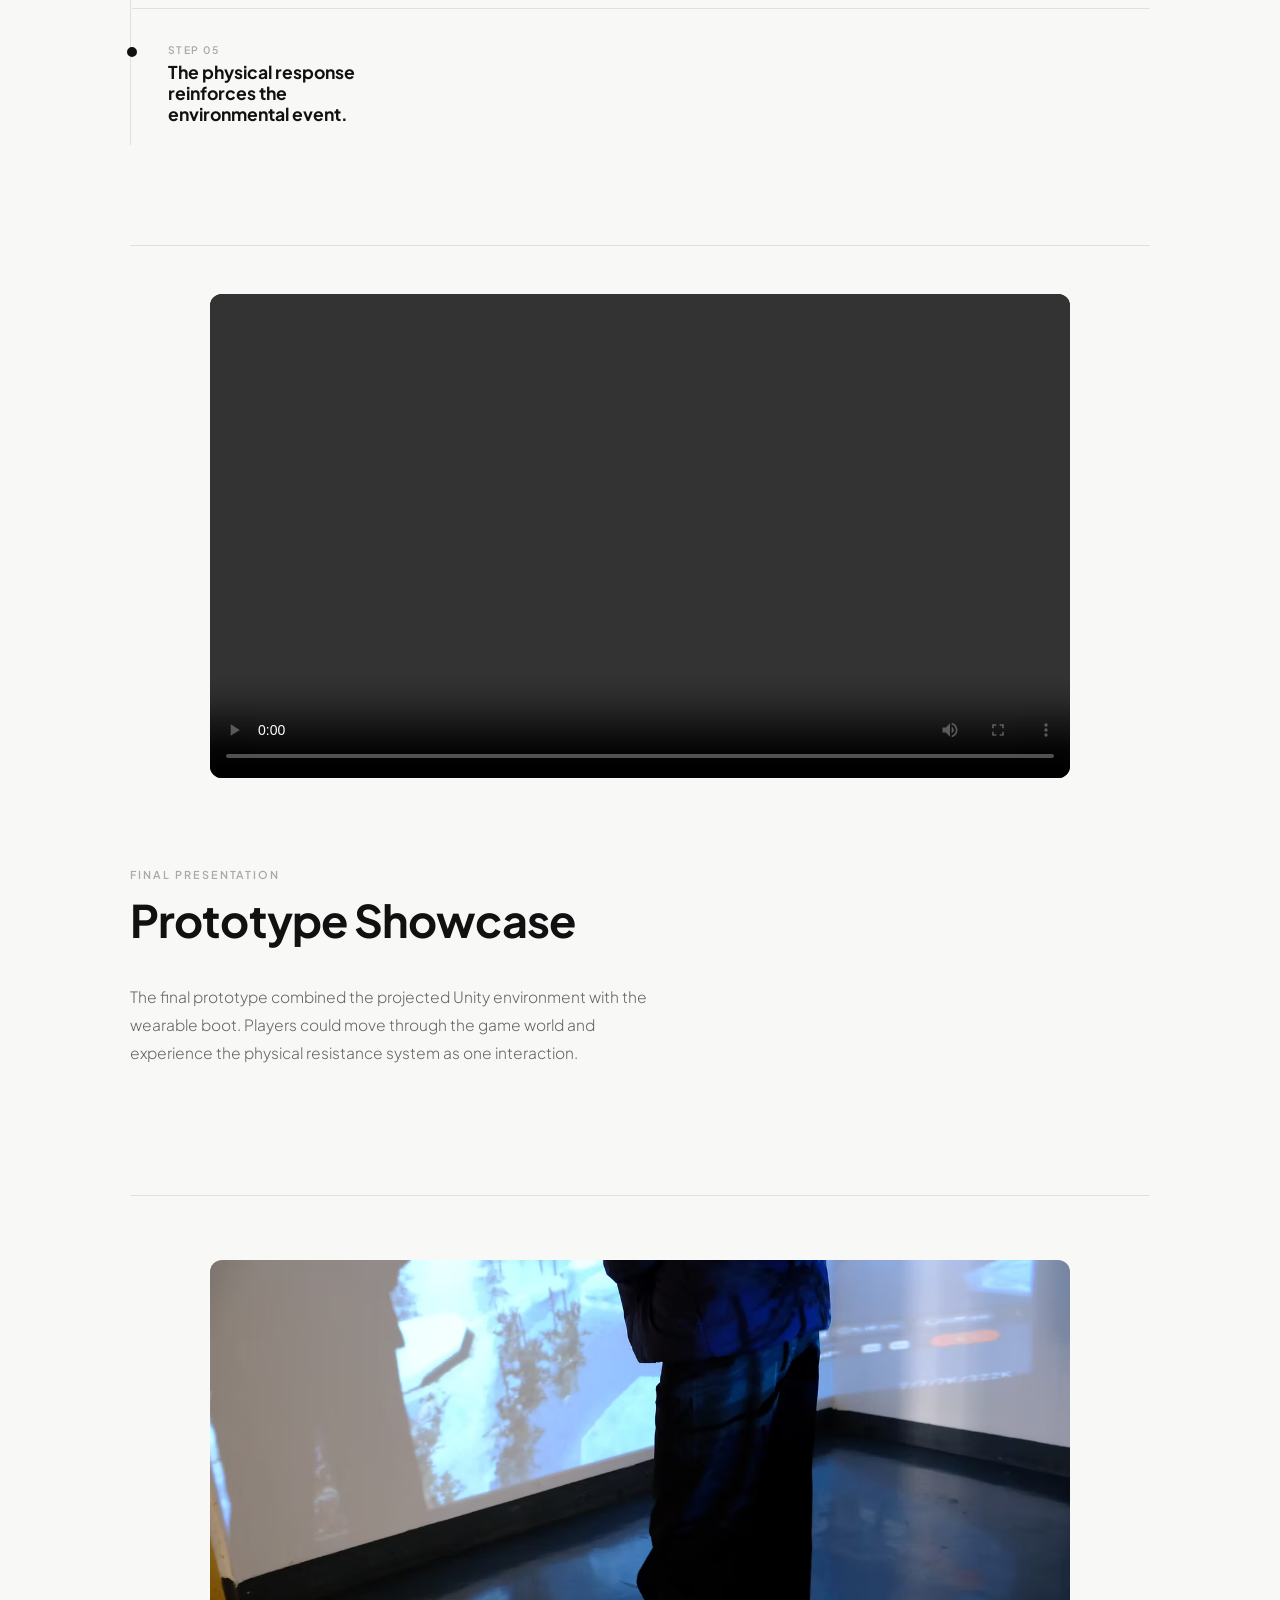
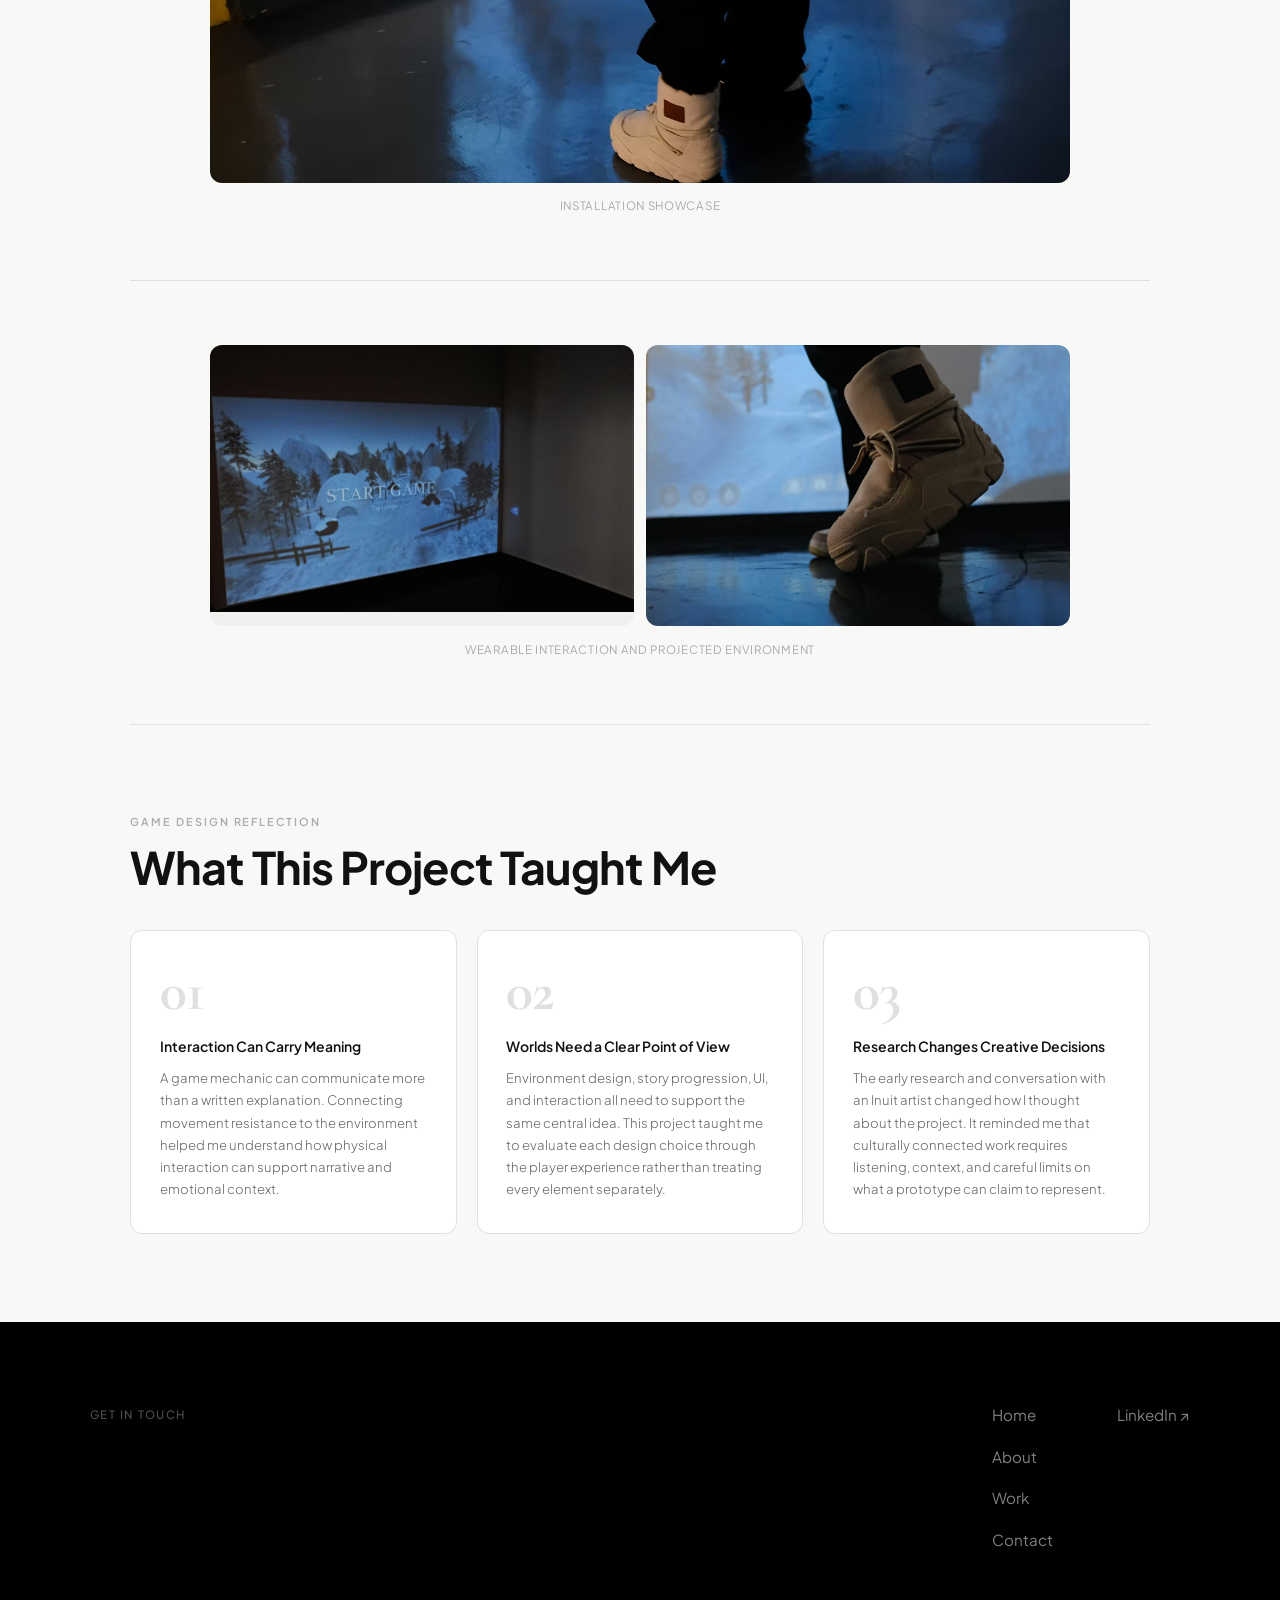
<file: nunavuttales.html>
<!DOCTYPE html>
<html lang="en">
<head>
  <meta charset="UTF-8" />
  <meta name="viewport" content="width=device-width, initial-scale=1.0" />
  <title>Nunavut Tales — Ella Xue</title>
  <link rel="preconnect" href="https://fonts.googleapis.com" />
  <link rel="preconnect" href="https://fonts.gstatic.com" crossorigin />
  <link href="https://fonts.googleapis.com/css2?family=Cormorant+Garamond:ital,wght@0,300;0,400;0,600;1,300;1,400&family=Inter:wght@300;400;500;600&family=Plus+Jakarta+Sans:wght@300;400;500;600;700;800&display=swap" rel="stylesheet" />
  <link rel="stylesheet" href="style.css" />
  <style>
    /* Show full images without cropping on this page */
    .proj-photo-wrap img { height: auto; object-fit: unset; }
  </style>
</head>
<body>

<div id="cursor" aria-hidden="true"></div>
<div id="cursor-follower" aria-hidden="true"></div>

<!-- ============================================================ HEADER -->
<header id="header">
  <div class="header-inner">
    <a href="index.html" class="logo">
      <svg class="logo-mark" viewBox="0 0 48 48" fill="none" aria-hidden="true">
        <path d="M8 38 C10 20, 24 8, 38 12" stroke="currentColor" stroke-width="1.5" stroke-linecap="round"/>
        <path d="M14 28 C18 24, 28 22, 34 26" stroke="currentColor" stroke-width="1.5" stroke-linecap="round"/>
        <circle cx="38" cy="12" r="3" stroke="var(--coral)" stroke-width="1.5" fill="none"/>
      </svg>
      ella xue
    </a>
    <nav class="nav-links" aria-label="Main navigation">
      <a href="index.html"     class="nav-link">Home</a>
      <a href="projects.html" class="nav-link active">Projects</a>
      <a href="about.html"    class="nav-link">About Me</a>
      <a href="contact.html"  class="nav-link nav-link--cta">Contact ↗</a>
    </nav>
    <button class="hamburger" id="hamburger" aria-label="Toggle menu" aria-expanded="false">
      <span></span><span></span>
    </button>
  </div>
  <div class="header-rule"></div>
</header>

<div class="mobile-nav" id="mobileNav" aria-hidden="true">
  <nav>
    <a href="index.html"     class="mobile-nav-link">Home</a>
    <a href="projects.html" class="mobile-nav-link">Projects</a>
    <a href="about.html"    class="mobile-nav-link">About Me</a>
    <a href="contact.html"  class="mobile-nav-link">Contact</a>
  </nav>
</div>

<main>

  <!-- ============================================================ COVER -->
  <div class="proj-cover">
    <img class="proj-cover-img" src="assets/images/nunavuttale/showcase.avif" alt="Nunavut Tales VR environment" aria-hidden="true">
    <h1 class="proj-cover-title">Nunavut<br>Tales</h1>
  </div>

  <!-- ============================================================ HERO META -->
  <div class="proj-hero-below">

    <div class="proj-breadcrumb reveal">
      <a href="projects.html" class="back-link">
        <svg viewBox="0 0 16 16" fill="none" stroke="currentColor" stroke-width="1.5" stroke-linecap="round" stroke-linejoin="round">
          <path d="M10 3L5 8l5 5"/>
        </svg>
        All Projects
      </a>
    </div>

    <p class="proj-hero-sub reveal">
      A VR game prototype connecting environmental storytelling with physical interaction. Personal project, 2023 to 2024.
    </p>

    <div class="snapshot-row reveal reveal-d2">
      <div class="snap-cell">
        <span class="snap-key">Status</span>
        <span class="snap-val">Completed Prototype</span>
      </div>
      <div class="snap-cell">
        <span class="snap-key">My Role</span>
        <span class="snap-val">Game Designer and Interaction Designer</span>
      </div>
      <div class="snap-cell">
        <span class="snap-key">Project Type</span>
        <span class="snap-val">Personal VR Game Prototype</span>
      </div>
      <div class="snap-cell">
        <span class="snap-key">Project Time</span>
        <span class="snap-val">2023 to 2024</span>
      </div>
      <div class="snap-cell">
        <span class="snap-key">Focus</span>
        <span class="snap-val">Game Design and Physical Computing</span>
      </div>
    </div>

  </div>

  <div class="proj-wrap">

    <!-- ============================================================ INTRODUCTION -->
    <section class="proj-section">
      <span class="eyebrow reveal">About the Project</span>
      <h2 class="section-heading reveal reveal-d1">Project Introduction</h2>
      <div class="role-intro reveal reveal-d2">
        <p style="margin-bottom: 1.2rem;">Nunavut Tales is a personal VR game prototype exploring how environmental storytelling and physical interaction can help players engage with the effects of permafrost thawing in northern communities.</p>
        <p>The project combines a Unity based first person journey with a custom sensing boot that uses magnetic resistance to simulate the difficulty of moving across unstable ground. I designed the narrative, environments, UI, interaction concept, and physical prototype as one connected player experience.</p>
      </div>
    </section>

    <!-- ============================================================ 1. PROJECT OVERVIEW -->
    <section class="proj-section">
      <span class="eyebrow reveal">Overview</span>
      <h2 class="section-heading reveal reveal-d1">Project Overview</h2>
      <div class="role-intro reveal reveal-d2">
        <p style="margin-bottom: 1.2rem;">Nunavut Tales began as an exploration of how an interactive experience could communicate an environmental issue through both narrative and embodied play.</p>
        <p>The prototype places the player in a journey inspired by thawing permafrost. Rather than explaining the issue through text, the player moves through changing environments while physically experiencing resistance through a custom sensing boot.</p>
      </div>
      <div class="sprint-pills reveal reveal-d3">
        <div class="sprint-pill">First person Unity environment</div>
        <div class="sprint-pill">Narrative journey across multiple locations</div>
        <div class="sprint-pill">Environmental storytelling</div>
        <div class="sprint-pill">Custom UI and save screens</div>
        <div class="sprint-pill">Arduino connected physical interaction</div>
        <div class="sprint-pill">Magnetic resistance system</div>
        <div class="sprint-pill">Installation style final showcase</div>
      </div>
    </section>

    <!-- ============================================================ 2. RESEARCH BEFORE DESIGN -->
    <section class="proj-section">
      <span class="eyebrow reveal">Research</span>
      <h2 class="section-heading reveal reveal-d1">Research Before Design</h2>
      <div class="role-intro reveal reveal-d2">
        <p style="margin-bottom: 1.2rem;">The project was inspired by a CBC documentary about the effects of climate change and thawing permafrost on northern communities.</p>
        <p style="margin-bottom: 1.2rem;">Before developing the experience, I visited the Inuit Gallery of Vancouver to better understand the relationship between Inuit art, land, and nature. I also spoke with Inuit artist Koomuatuk Curley from Kinngait, Nunavut, about changes affecting daily life, food practices, travel, hunting, sea ice, and safety.</p>
        <p>The conversation helped me move beyond a general climate theme and think more carefully about how environmental change affects daily routines, movement, and a person's relationship with the land.</p>
      </div>
    </section>

    <div class="proj-photos reveal">
      <div class="proj-photo-wrap">
        <img src="assets/images/nunavuttale/nunavut%20data.avif" alt="Inuit Nunangat research data and statistics">
      </div>
      <p class="proj-photo-caption">Research Data and Context</p>
    </div>

    <div class="proj-photos reveal">
      <div class="proj-photo-wrap">
        <img src="assets/images/nunavuttale/board.avif" alt="Hand-drawn storyboard showing Inuit life and environmental change">
      </div>
      <p class="proj-photo-caption">Inuit Life and Setting</p>
    </div>

    <!-- ============================================================ 3. FROM VILLAGE TO SAFE PLACE -->
    <section class="proj-section">
      <span class="eyebrow reveal">Narrative Design</span>
      <h2 class="section-heading reveal reveal-d1">From Village to "Safe Place"</h2>
      <div class="role-intro reveal reveal-d2">
        <p style="margin-bottom: 1.2rem;">The player begins in a northern village affected by unstable ground and travels south after hearing about a place believed to be safe.</p>
        <p style="margin-bottom: 1.5rem;">The journey moves through five stages:</p>
      </div>

      <div class="sprint-pills reveal reveal-d3" style="margin-bottom: 2rem;">
        <div class="sprint-pill"><strong>01</strong>&nbsp; Beginning</div>
        <div class="sprint-pill"><strong>02</strong>&nbsp; Village</div>
        <div class="sprint-pill"><strong>03</strong>&nbsp; Snowy Forest</div>
        <div class="sprint-pill"><strong>04</strong>&nbsp; Highway</div>
        <div class="sprint-pill"><strong>05</strong>&nbsp; Final Safe Place</div>
      </div>

      <div class="role-intro reveal reveal-d4">
        <p>The final destination is a city — safer for the player, but also connected to the environmental systems driving climate change. The journey works as both a physical progression and a metaphor for displacement and environmental responsibility.</p>
      </div>
    </section>

    <!-- Narrative images: game map and storyboards -->

    <div class="proj-photos reveal">
      <div class="proj-photo-grid proj-photo-grid--2">
        <div class="proj-photo-wrap">
          <img src="assets/images/nunavuttale/gamemap.avif" alt="Nunavut Tales player journey stages and plot flow">
        </div>
        <div class="proj-photo-wrap">
          <img src="assets/images/nunavuttale/gameroad.avif" alt="Nunavut Tales game road and travel route">
        </div>
      </div>
      <p class="proj-photo-caption">Player Journey &amp; Plot Flow · Game Road and Travel Route</p>
    </div>

    <!-- ============================================================ 4. BUILDING THE JOURNEY IN UNITY -->
    <section class="proj-section">
      <span class="eyebrow reveal">Environment Design</span>
      <h2 class="section-heading reveal reveal-d1">Building the Journey in Unity</h2>
      <div class="role-intro reveal reveal-d2">
        <p style="margin-bottom: 1.2rem;">I built the prototype environment in Unity around a sequence of snowy landscapes, village spaces, unstable terrain, camps, and travel routes.</p>
        <p style="margin-bottom: 1.2rem;">Each location supported a stage of the journey and communicated isolation, changing terrain, and increasing movement difficulty.</p>
      </div>
      <ul class="trait-list reveal reveal-d3">
        <li>Scene composition and environmental progression</li>
        <li>Landmark placement and player navigation</li>
        <li>Visual atmosphere and storytelling through space</li>
      </ul>
    </section>

    <!-- Unity environment screenshots -->

    <div class="proj-photos reveal">
      <div class="proj-photo-grid proj-photo-grid--2">
        <div class="proj-photo-wrap">
          <img src="assets/images/nunavuttale/scene1.avif" alt="Unity environment: opening scene">
        </div>
        <div class="proj-photo-wrap">
          <img src="assets/images/nunavuttale/scene2.avif" alt="Unity environment: village area">
        </div>
      </div>
    </div>

    <div class="proj-photos reveal">
      <div class="proj-photo-grid proj-photo-grid--2">
        <div class="proj-photo-wrap">
          <img src="assets/images/nunavuttale/scene3.avif" alt="Unity environment: snowy forest">
        </div>
        <div class="proj-photo-wrap">
          <img src="assets/images/nunavuttale/scene4.avif" alt="Unity environment: highway route">
        </div>
      </div>
    </div>

    <div class="proj-photos reveal">
      <div class="proj-photo-wrap">
        <img src="assets/images/nunavuttale/scene7.avif" alt="Unity environment: final destination">
      </div>
      <p class="proj-photo-caption">Unity Environment Study</p>
    </div>

    <!-- ============================================================ 5. SUPPORTING THE PLAYER JOURNEY -->
    <section class="proj-section">
      <span class="eyebrow reveal">UI Design</span>
      <h2 class="section-heading reveal reveal-d1">Supporting the Player Journey</h2>
      <div class="role-intro reveal reveal-d2">
        <p style="margin-bottom: 1.2rem;">I designed the UI to support the narrative experience without competing with the environment.</p>
        <p style="margin-bottom: 1.2rem;">The interface included: start screen, loading screen, save selection, main gameplay HUD, and navigation and status information.</p>
        <p>The visual direction used transparent layers, cool tones, and environmental imagery to maintain continuity between the menus and the game world.</p>
      </div>
    </section>

    <!-- UI screenshots -->

    <div class="proj-photos reveal">
      <div class="proj-photo-grid proj-photo-grid--2">
        <div class="proj-photo-wrap">
          <img src="assets/images/nunavuttale/ui1.avif" alt="Start screen">
        </div>
        <div class="proj-photo-wrap">
          <img src="assets/images/nunavuttale/ui2.avif" alt="Save selection screen">
        </div>
      </div>
      <p class="proj-photo-caption">Start Screen and Save Selection</p>
    </div>

    <div class="proj-photos reveal">
      <div class="proj-photo-grid proj-photo-grid--2">
        <div class="proj-photo-wrap">
          <img src="assets/images/nunavuttale/ui3.avif" alt="Loading screen">
        </div>
        <div class="proj-photo-wrap">
          <img src="assets/images/nunavuttale/ui4.avif" alt="Gameplay interface">
        </div>
      </div>
      <p class="proj-photo-caption">Loading Experience and Gameplay Interface</p>
    </div>

    <!-- ============================================================ 6. DESIGNING THE SENSING BOOT -->
    <section class="proj-section">
      <span class="eyebrow reveal">Physical Computing</span>
      <h2 class="section-heading reveal reveal-d1">Designing the Sensing Boot</h2>
      <div class="role-intro reveal reveal-d2">
        <p style="margin-bottom: 1.2rem;">The boot uses magnetic components and an Arduino system. An iron plate beneath the player creates resistance at selected moments in the game.</p>
        <p>The goal was not to recreate the physical condition literally — it was to add a bodily sensation that reinforced what was happening in the digital environment.</p>
      </div>

      <div class="role-grid" style="margin-top: 2.5rem;">
        <div class="role-card reveal reveal-d1">
          <p class="role-name">Interaction Goal</p>
          <p class="role-desc">Create a physical change in movement that corresponds with environmental events in the game.</p>
        </div>
        <div class="role-card reveal reveal-d2">
          <p class="role-name">Technical Approach</p>
          <p class="role-desc">Use an Arduino controlled magnetic system to activate resistance beneath the boot.</p>
        </div>
        <div class="role-card reveal reveal-d3">
          <p class="role-name">Player Experience</p>
          <p class="role-desc">Connect visual instability in the Unity environment with a noticeable change in physical movement.</p>
        </div>
      </div>
    </section>

    <!-- Boot construction process images -->

    <div class="proj-photos reveal">
      <div class="proj-photo-grid proj-photo-grid--2">
        <div class="proj-photo-wrap">
          <img src="assets/images/nunavuttale/process1.avif" alt="Boot prototype construction process">
        </div>
        <div class="proj-photo-wrap">
          <img src="assets/images/nunavuttale/process2.avif" alt="Arduino and magnetic system setup">
        </div>
      </div>
      <p class="proj-photo-caption">Prototype Construction</p>
    </div>

    <div class="proj-photos reveal">
      <div class="proj-photo-wrap">
        <img src="assets/images/nunavuttale/process%203.avif" alt="Completed sensing boot prototype">
      </div>
      <p class="proj-photo-caption">Sensing Boot Prototype</p>
    </div>

    <!-- ============================================================ 7. ONE EXPERIENCE ACROSS TWO SYSTEMS -->
    <section class="proj-section">
      <span class="eyebrow reveal">Interaction Design</span>
      <h2 class="section-heading reveal reveal-d1">One Experience Across Two Systems</h2>
      <div class="role-intro reveal reveal-d2">
        <p style="margin-bottom: 1.2rem;">The main challenge was making the digital environment and the physical boot feel like one experience. The game provides visual and narrative context; the boot adds resistance at key moments.</p>
      </div>

      <div class="timeline" style="margin-top: 2.5rem;">
        <div class="timeline-line">
          <div class="timeline-progress" id="tlProgress"></div>
        </div>

        <div class="tl-item reveal">
          <div class="tl-dot"></div>
          <div>
            <span class="tl-sprint-label">Step 01</span>
            <p class="tl-sprint-name">The player enters an unstable area in Unity.</p>
          </div>
          <div class="tl-right"></div>
        </div>

        <div class="tl-item reveal">
          <div class="tl-dot"></div>
          <div>
            <span class="tl-sprint-label">Step 02</span>
            <p class="tl-sprint-name">The game triggers the Arduino system.</p>
          </div>
          <div class="tl-right"></div>
        </div>

        <div class="tl-item reveal">
          <div class="tl-dot"></div>
          <div>
            <span class="tl-sprint-label">Step 03</span>
            <p class="tl-sprint-name">Magnetic resistance increases beneath the boot.</p>
          </div>
          <div class="tl-right"></div>
        </div>

        <div class="tl-item reveal">
          <div class="tl-dot"></div>
          <div>
            <span class="tl-sprint-label">Step 04</span>
            <p class="tl-sprint-name">The player feels greater difficulty moving.</p>
          </div>
          <div class="tl-right"></div>
        </div>

        <div class="tl-item reveal">
          <div class="tl-dot"></div>
          <div>
            <span class="tl-sprint-label">Step 05</span>
            <p class="tl-sprint-name">The physical response reinforces the environmental event.</p>
          </div>
          <div class="tl-right"></div>
        </div>

      </div>
    </section>

    <!-- Boot interaction video -->

    <div class="proj-trailer-wrap reveal">
      <div class="proj-trailer">
        <video controls>
          <source src="assets/images/nunavuttale/How%20boot%20works.mov" type="video/mp4">
          <source src="assets/images/nunavuttale/How%20boot%20works.mov" type="video/quicktime">
        </video>
      </div>
    </div>

    <!-- ============================================================ 8. PROTOTYPE SHOWCASE -->
    <section class="proj-section">
      <span class="eyebrow reveal">Final Presentation</span>
      <h2 class="section-heading reveal reveal-d1">Prototype Showcase</h2>
      <div class="role-intro reveal reveal-d2">
        <p style="margin-bottom: 1.2rem;">The final prototype combined the projected Unity environment with the wearable boot. Players could move through the game world and experience the physical resistance system as one interaction.</p>
      </div>
    </section>

    <div class="proj-photos reveal">
      <div class="proj-photo-wrap">
        <img src="assets/images/nunavuttale/showcase.avif" alt="Nunavut Tales installation showcase">
      </div>
      <p class="proj-photo-caption">Installation Showcase</p>
    </div>

    <div class="proj-photos reveal">
      <div class="proj-photo-grid proj-photo-grid--2">
        <div class="proj-photo-wrap">
          <img src="assets/images/nunavuttale/showcase2.avif" alt="Player wearing the sensing boot during the installation">
        </div>
        <div class="proj-photo-wrap">
          <img src="assets/images/nunavuttale/showcase3.avif" alt="Projected Unity environment during the final presentation">
        </div>
      </div>
      <p class="proj-photo-caption">Wearable Interaction and Projected Environment</p>
    </div>

    <!-- ============================================================ 9. WHAT THIS PROJECT TAUGHT ME -->
    <section class="proj-section">
      <span class="eyebrow reveal">Game Design Reflection</span>
      <h2 class="section-heading reveal reveal-d1">What This Project Taught Me</h2>
      <div class="reflection-grid">
        <div class="refl-card reveal reveal-d1">
          <p class="refl-big-num">01</p>
          <p class="refl-title">Interaction Can Carry Meaning</p>
          <p class="refl-body">A game mechanic can communicate more than a written explanation. Connecting movement resistance to the environment helped me understand how physical interaction can support narrative and emotional context.</p>
        </div>
        <div class="refl-card reveal reveal-d2">
          <p class="refl-big-num">02</p>
          <p class="refl-title">Worlds Need a Clear Point of View</p>
          <p class="refl-body">Environment design, story progression, UI, and interaction all need to support the same central idea. This project taught me to evaluate each design choice through the player experience rather than treating every element separately.</p>
        </div>
        <div class="refl-card reveal reveal-d3">
          <p class="refl-big-num">03</p>
          <p class="refl-title">Research Changes Creative Decisions</p>
          <p class="refl-body">The early research and conversation with an Inuit artist changed how I thought about the project. It reminded me that culturally connected work requires listening, context, and careful limits on what a prototype can claim to represent.</p>
        </div>
      </div>
    </section>

  </div><!-- /proj-wrap -->

</main>

<div class="proj-end">
  <div class="proj-end-inner">
    <span class="proj-end-label">Get in touch</span>
    <nav class="proj-end-nav">
      <div class="proj-end-nav-col">
        <a href="index.html">Home</a>
        <a href="about.html">About</a>
        <a href="projects.html">Work</a>
        <a href="contact.html">Contact</a>
      </div>
      <div class="proj-end-nav-col">
        <a href="https://www.linkedin.com/in/ella-xue-676157253/" target="_blank" rel="noopener">LinkedIn ↗</a>
      </div>
    </nav>
  </div>
  <div class="proj-end-body">
    <h2 class="proj-end-heading">Let's start<br>creating together.</h2>
    <a href="contact.html" class="proj-end-btn">Let's talk ↗</a>
  </div>
  <div class="proj-end-foot">
    <span>© 2026 Ella Xue</span>
  </div>
</div>

<script src="main.js"></script>
</body>
</html>
</file>
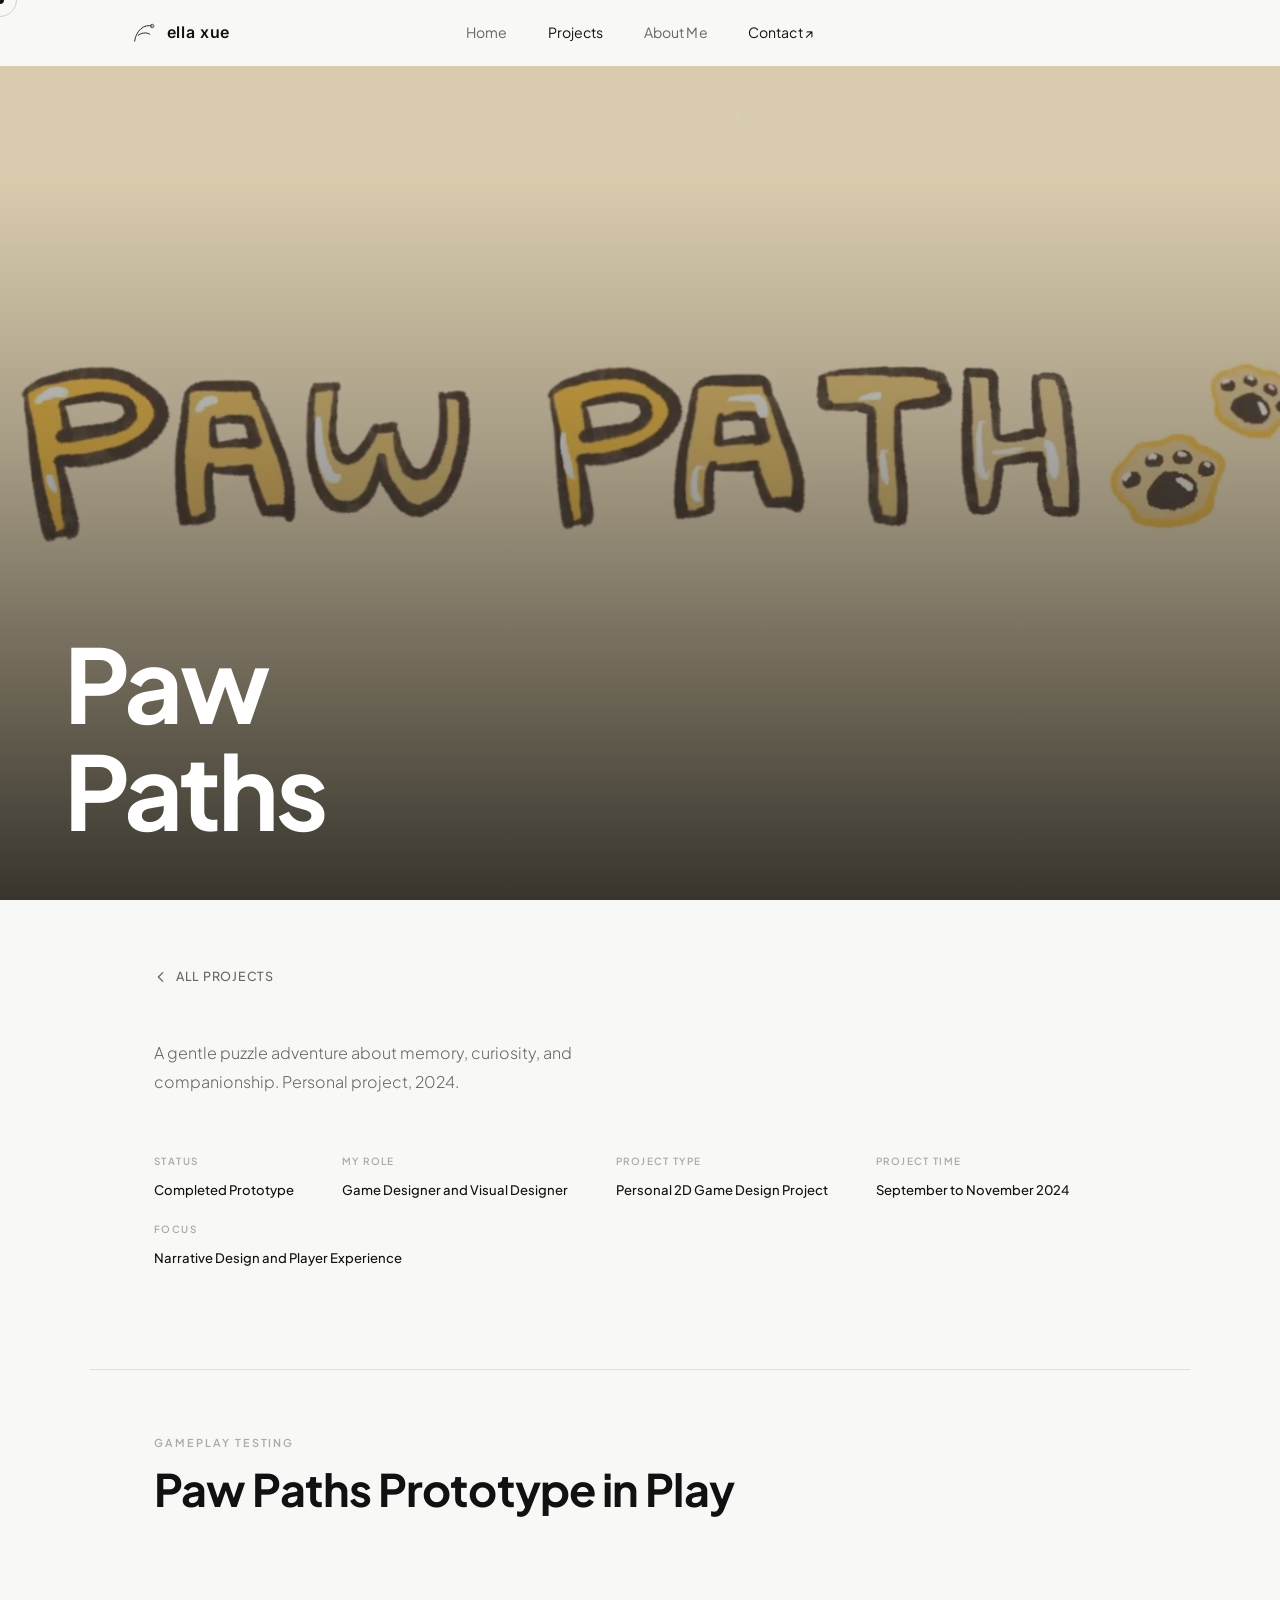
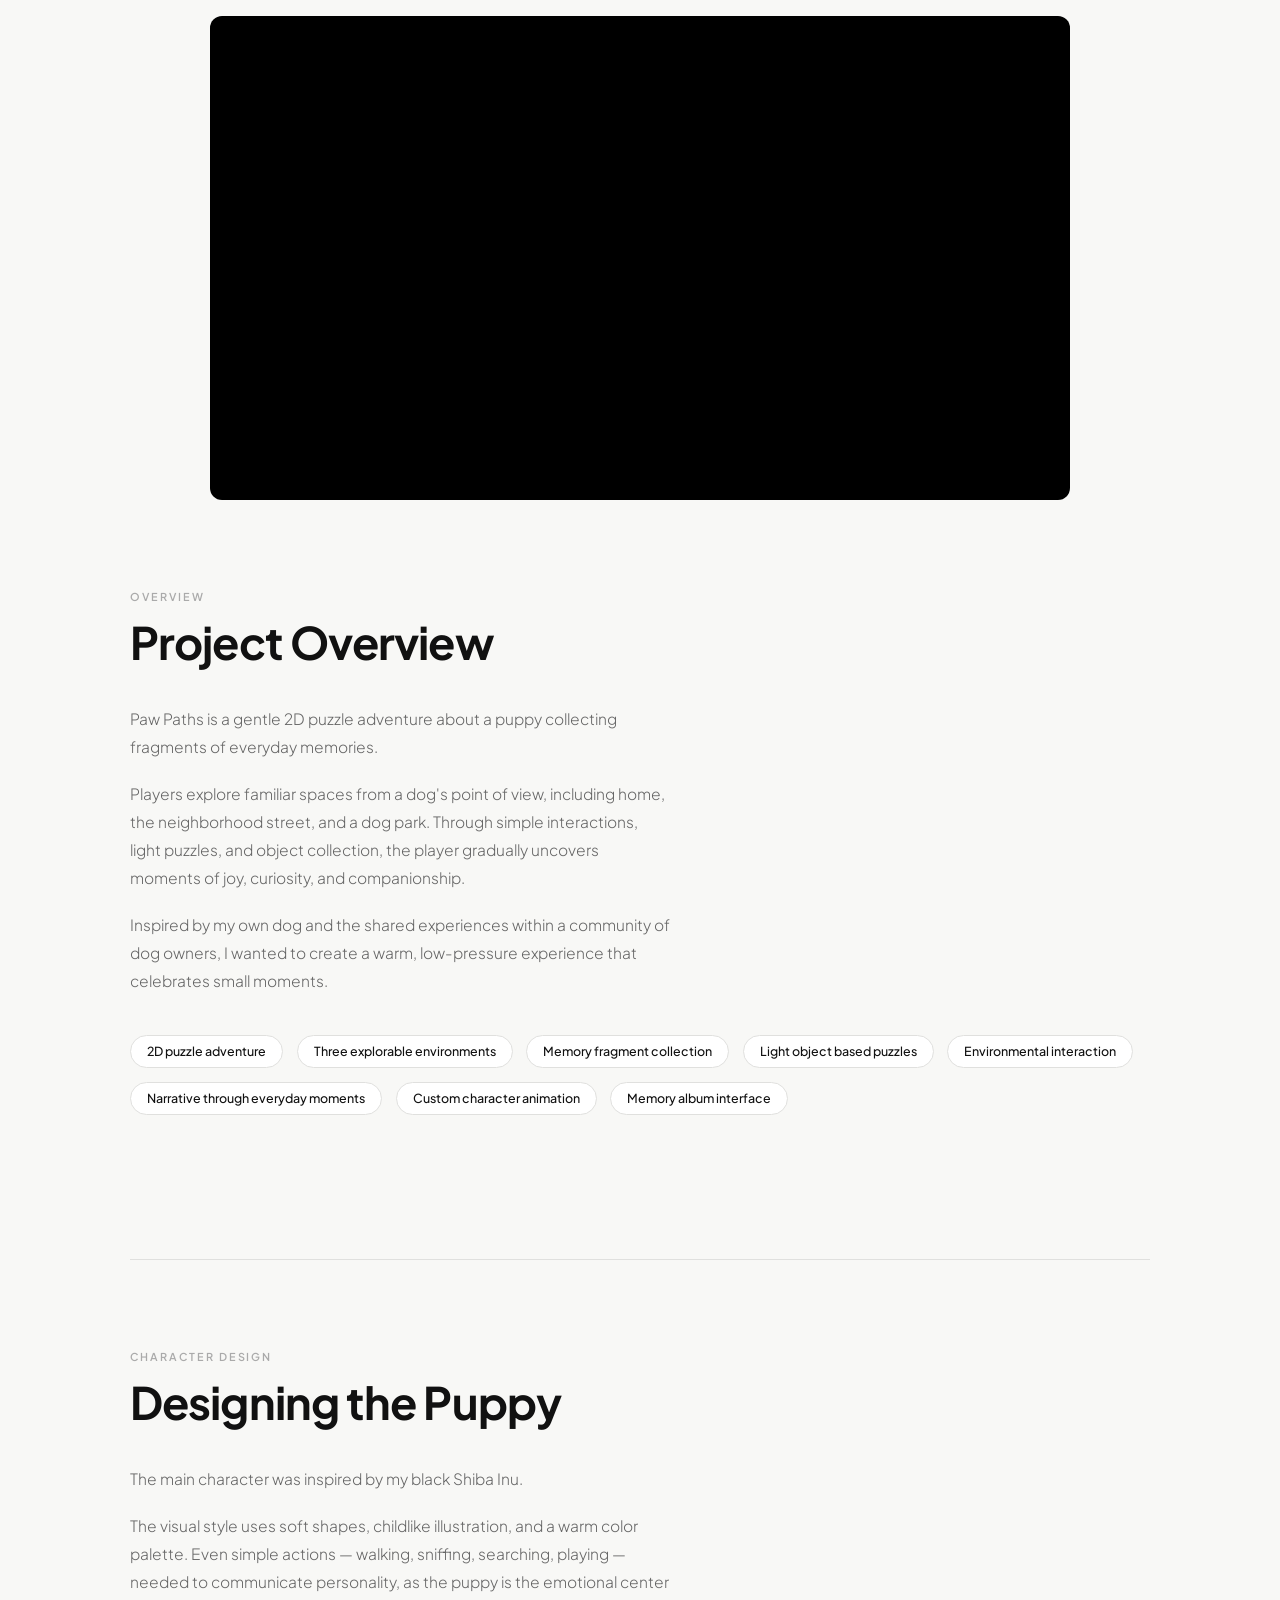
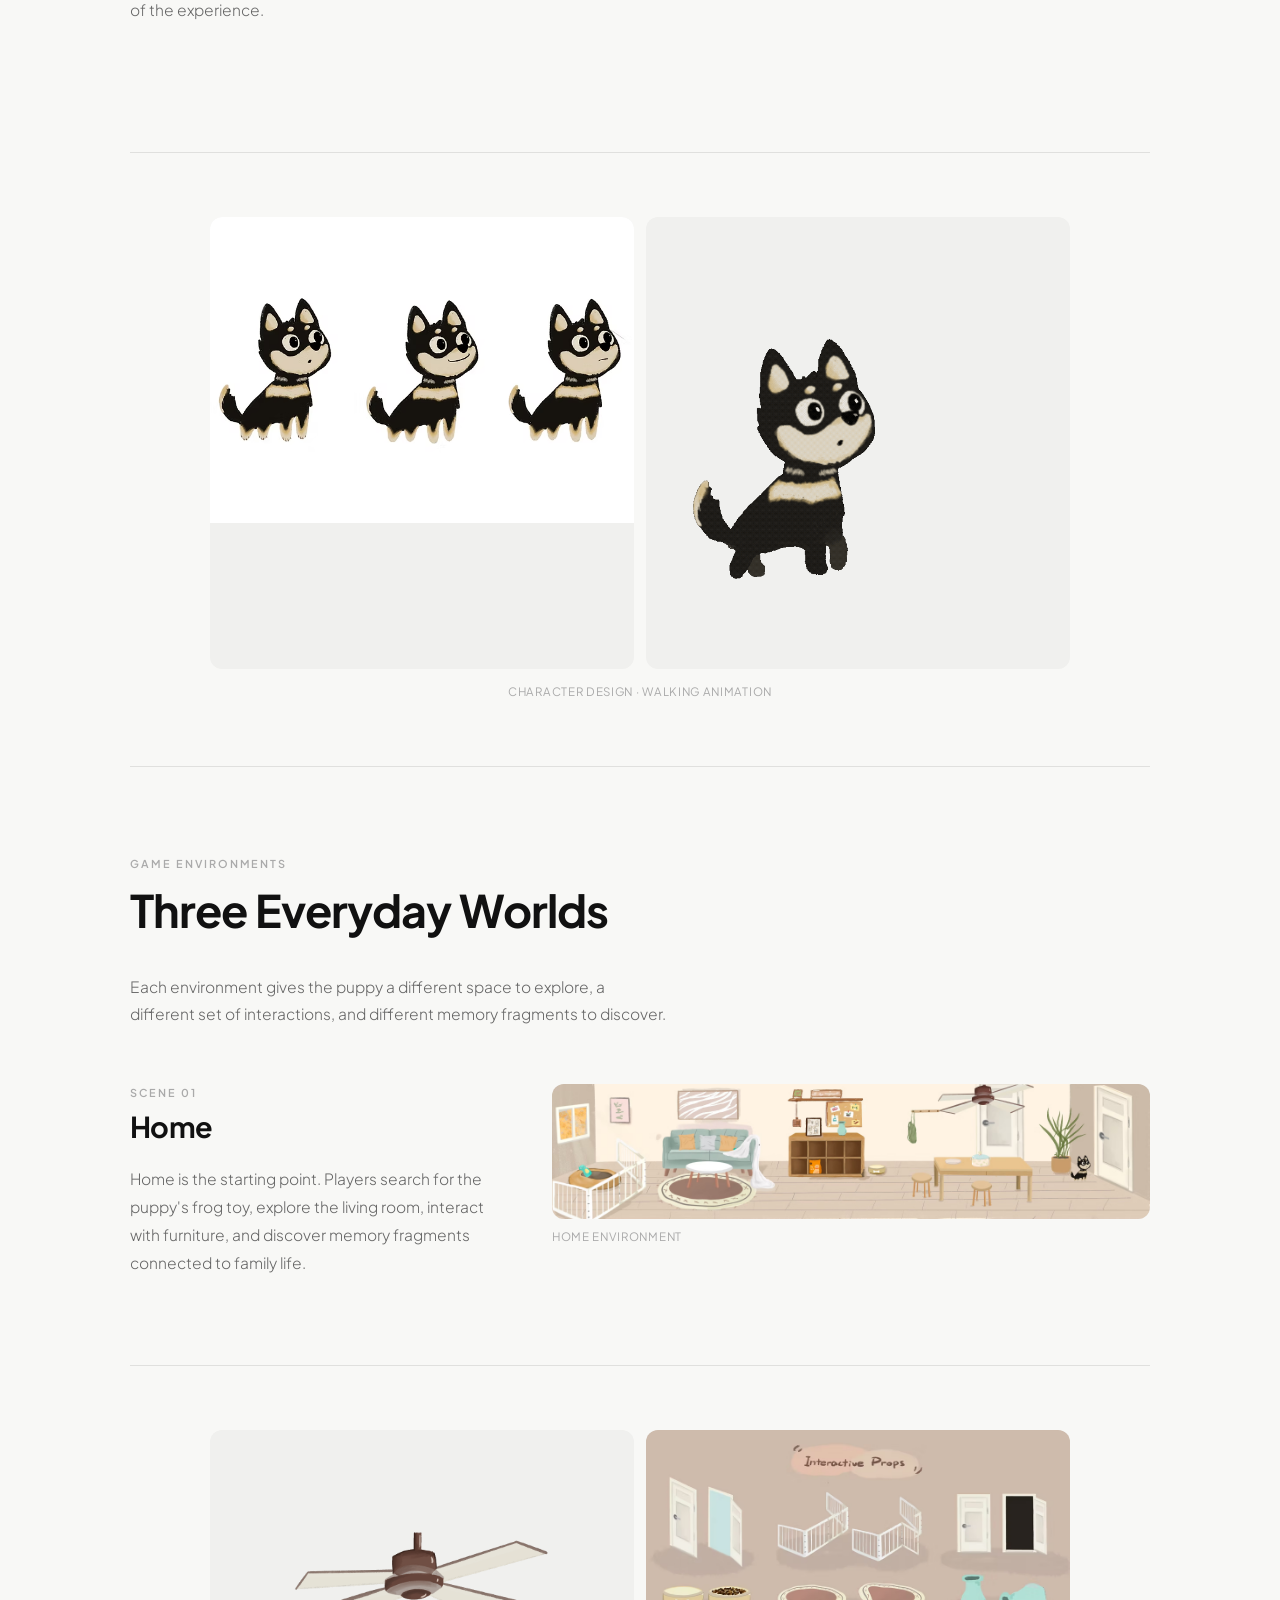
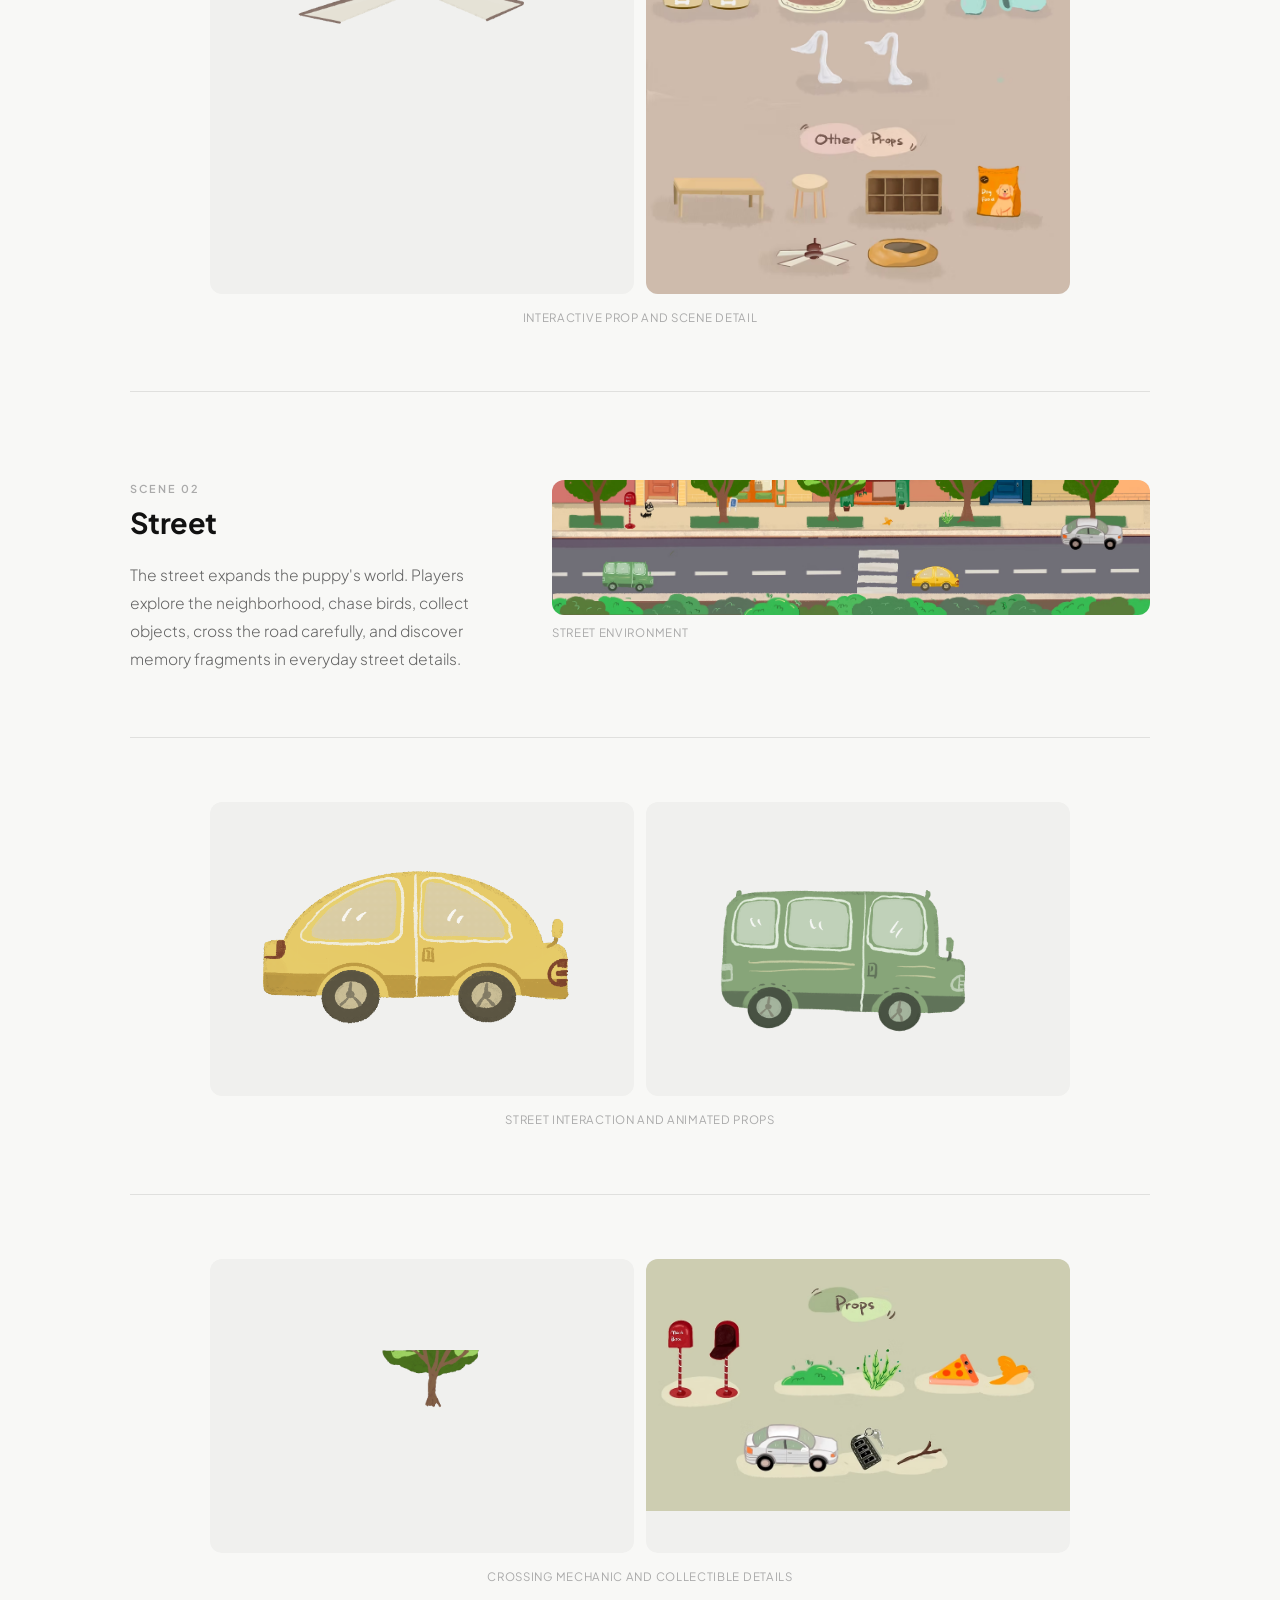
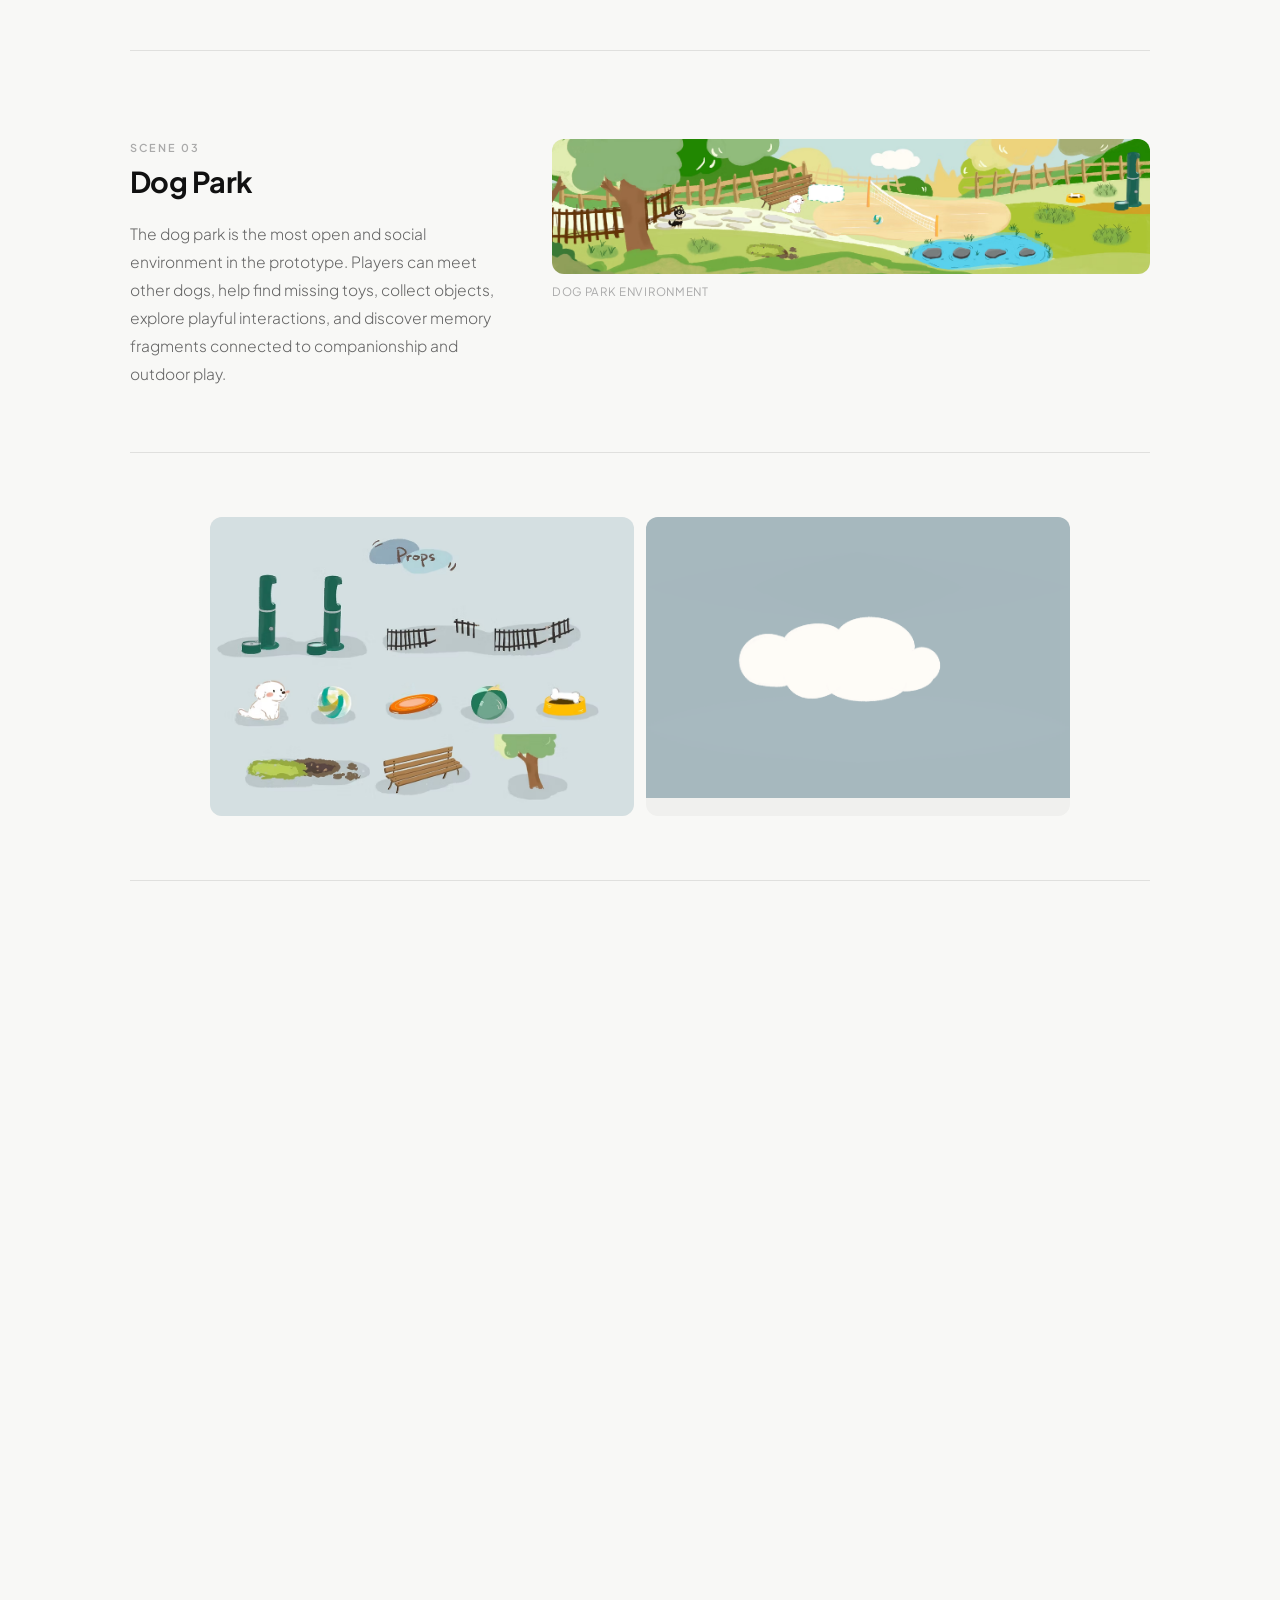
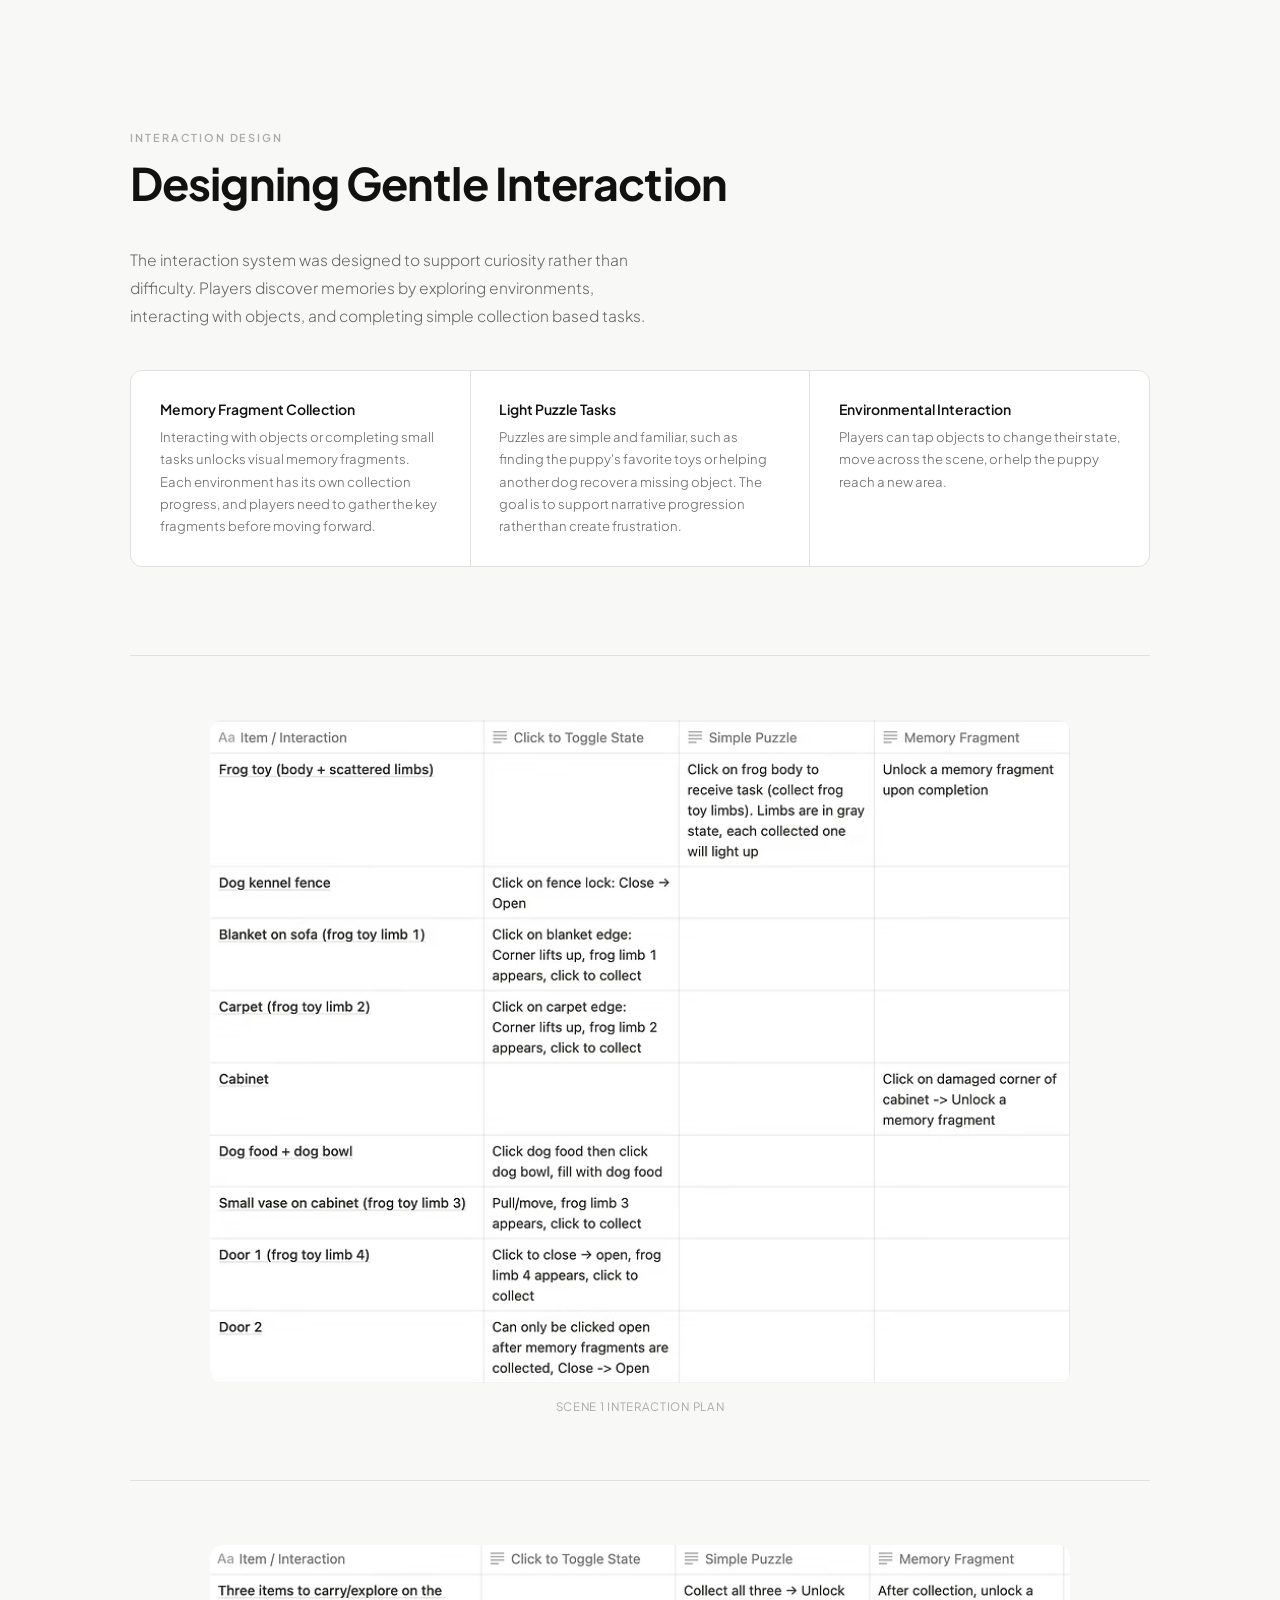
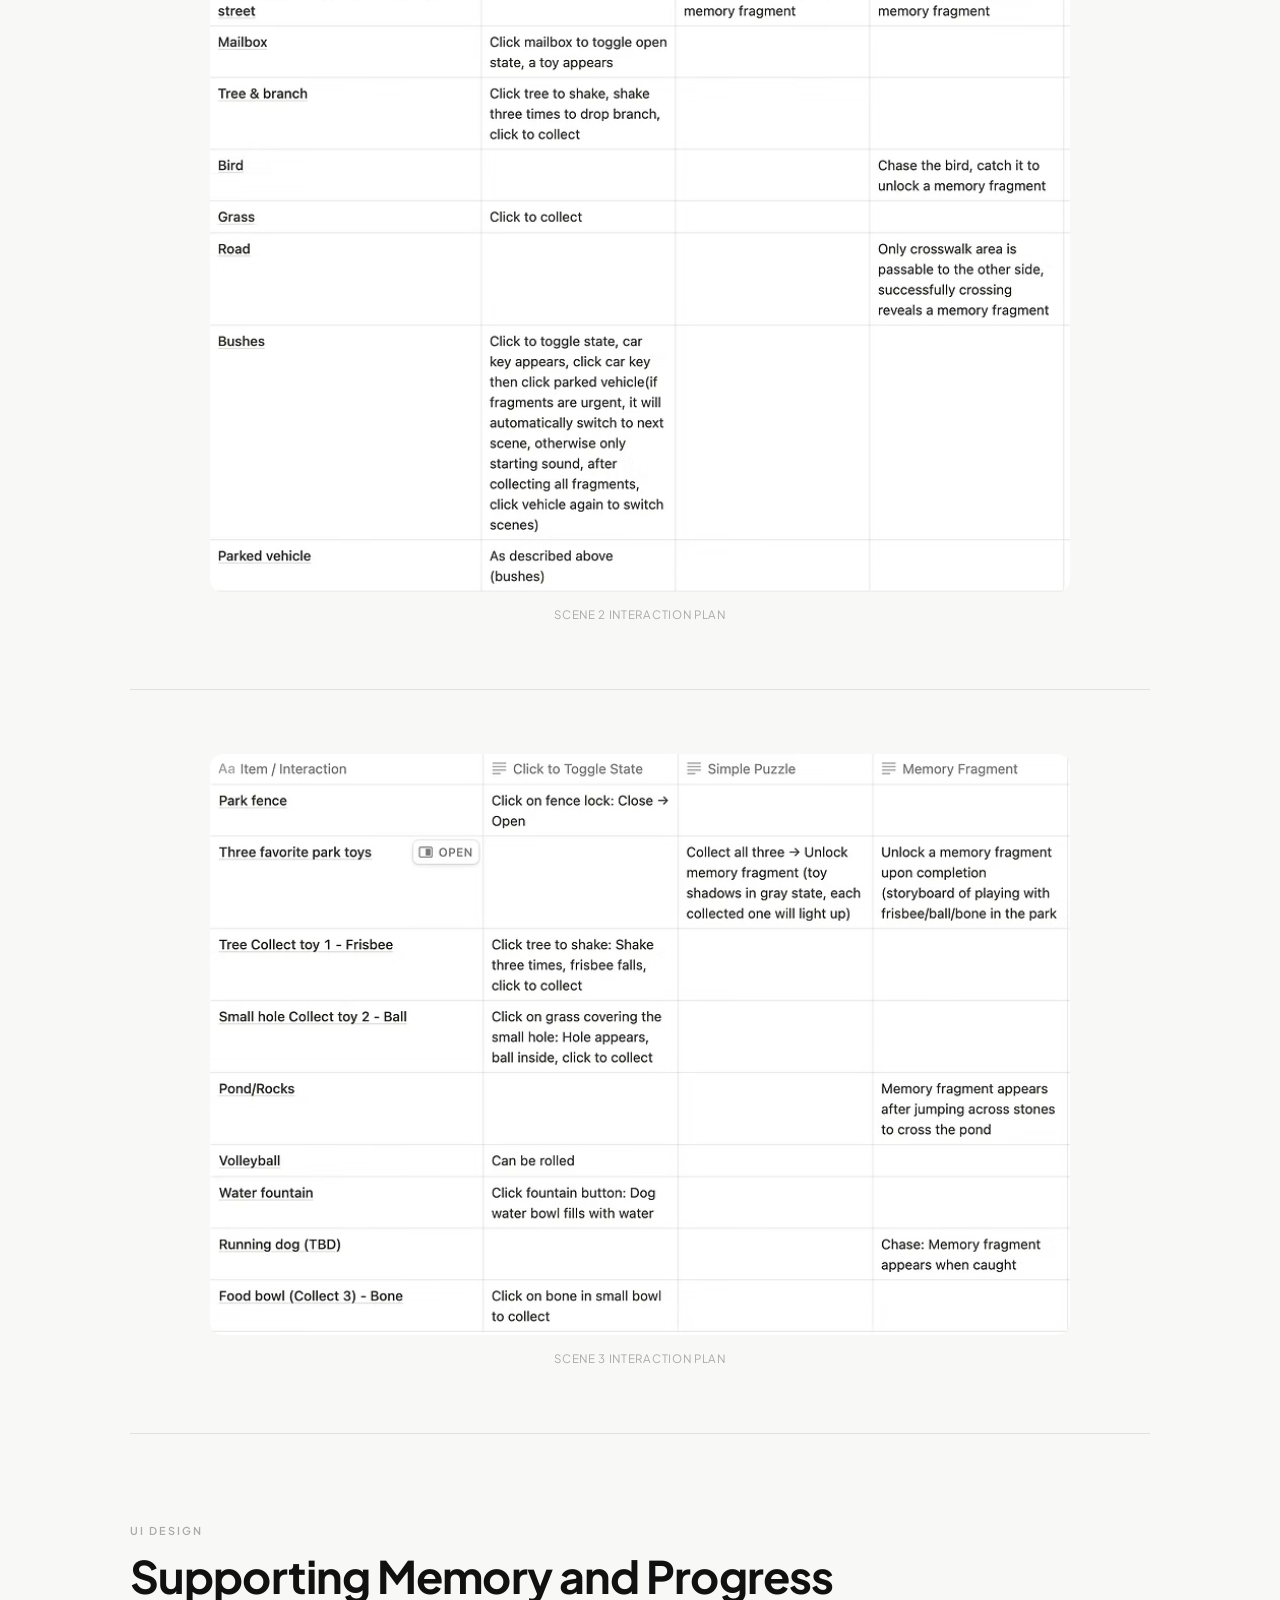
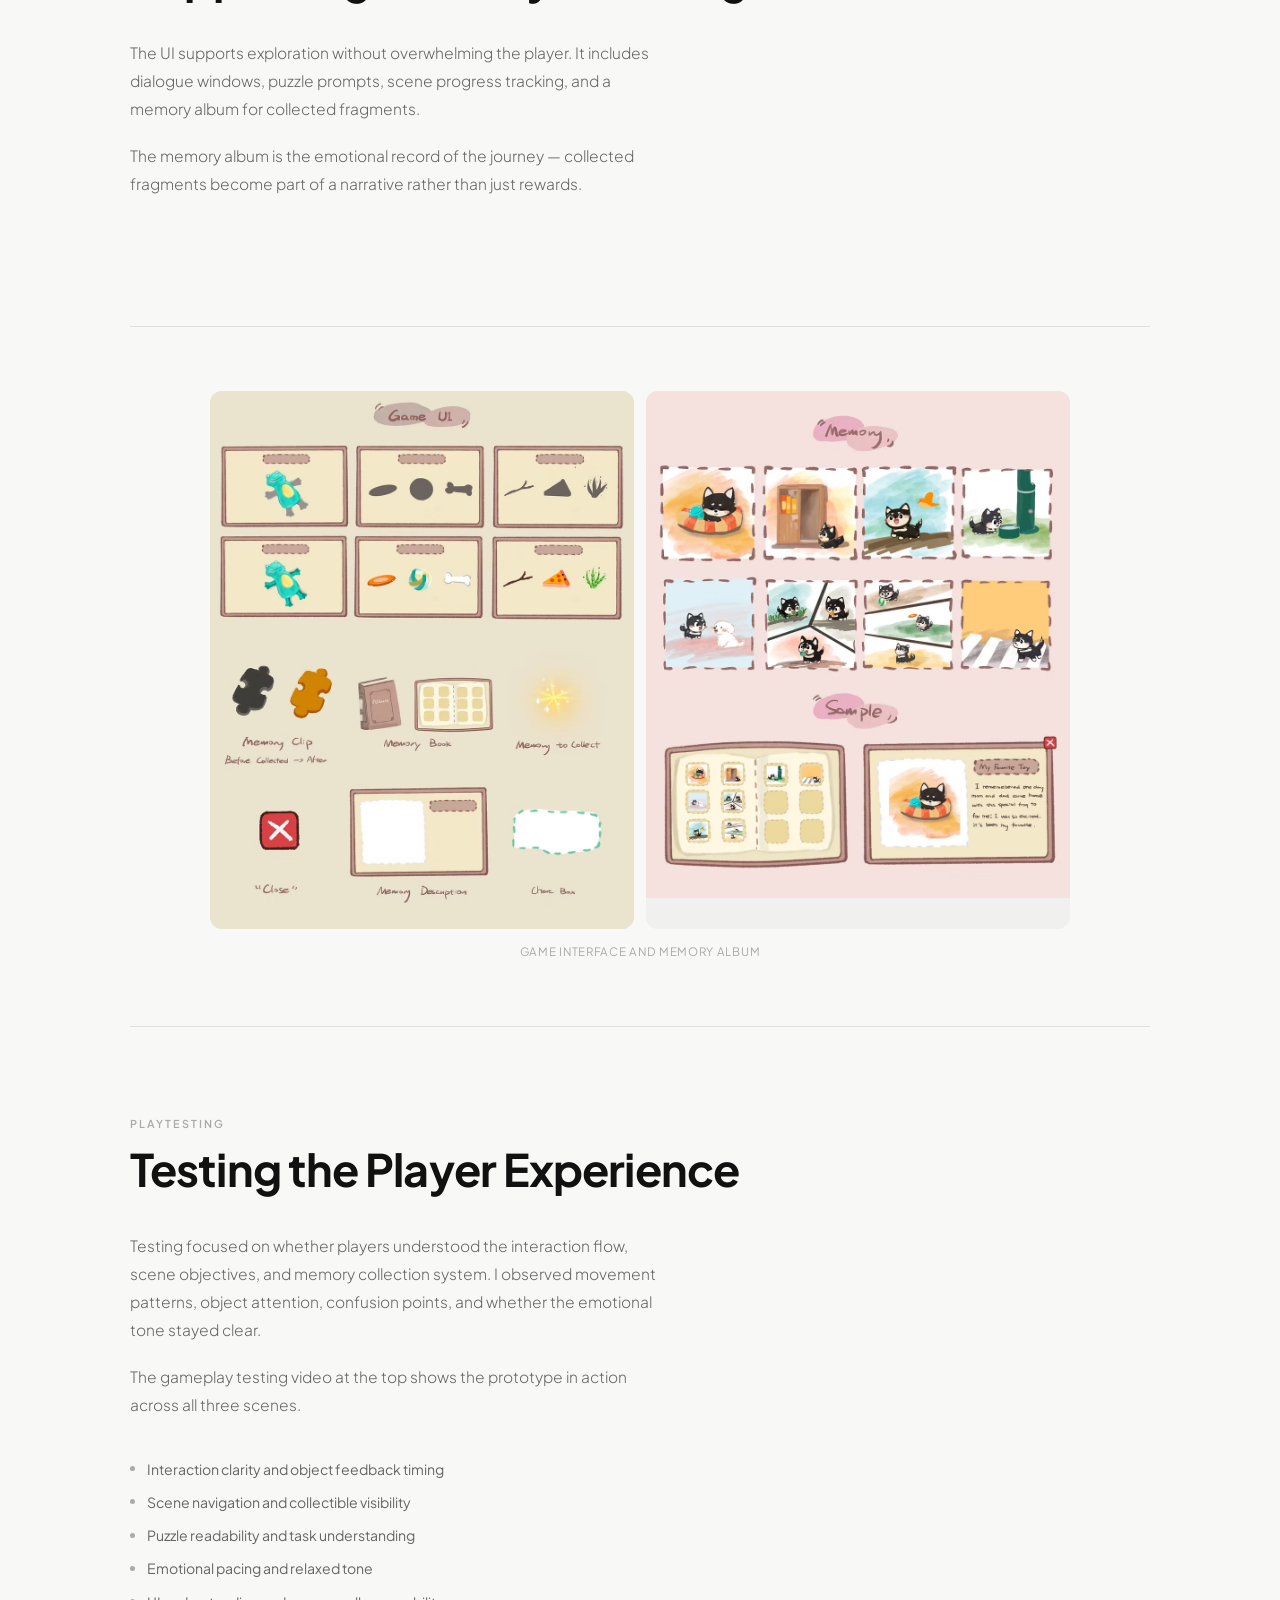
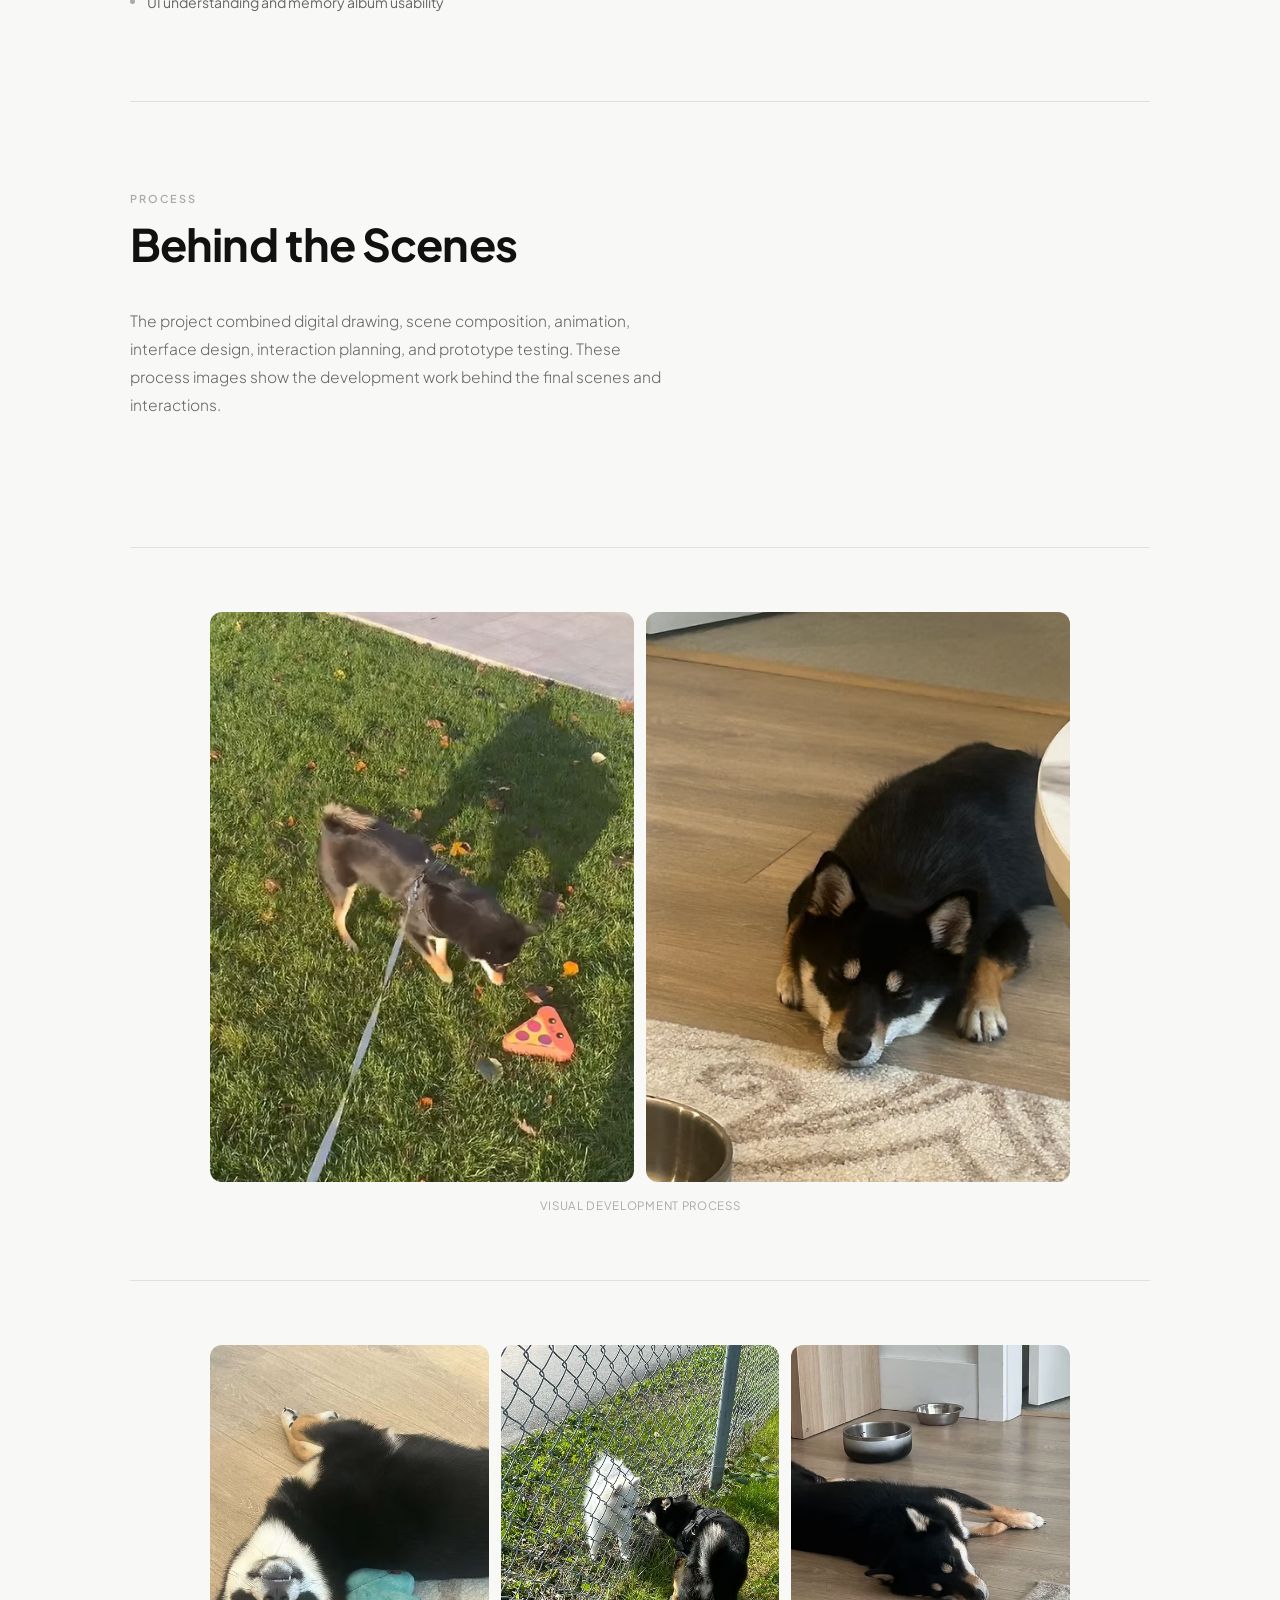
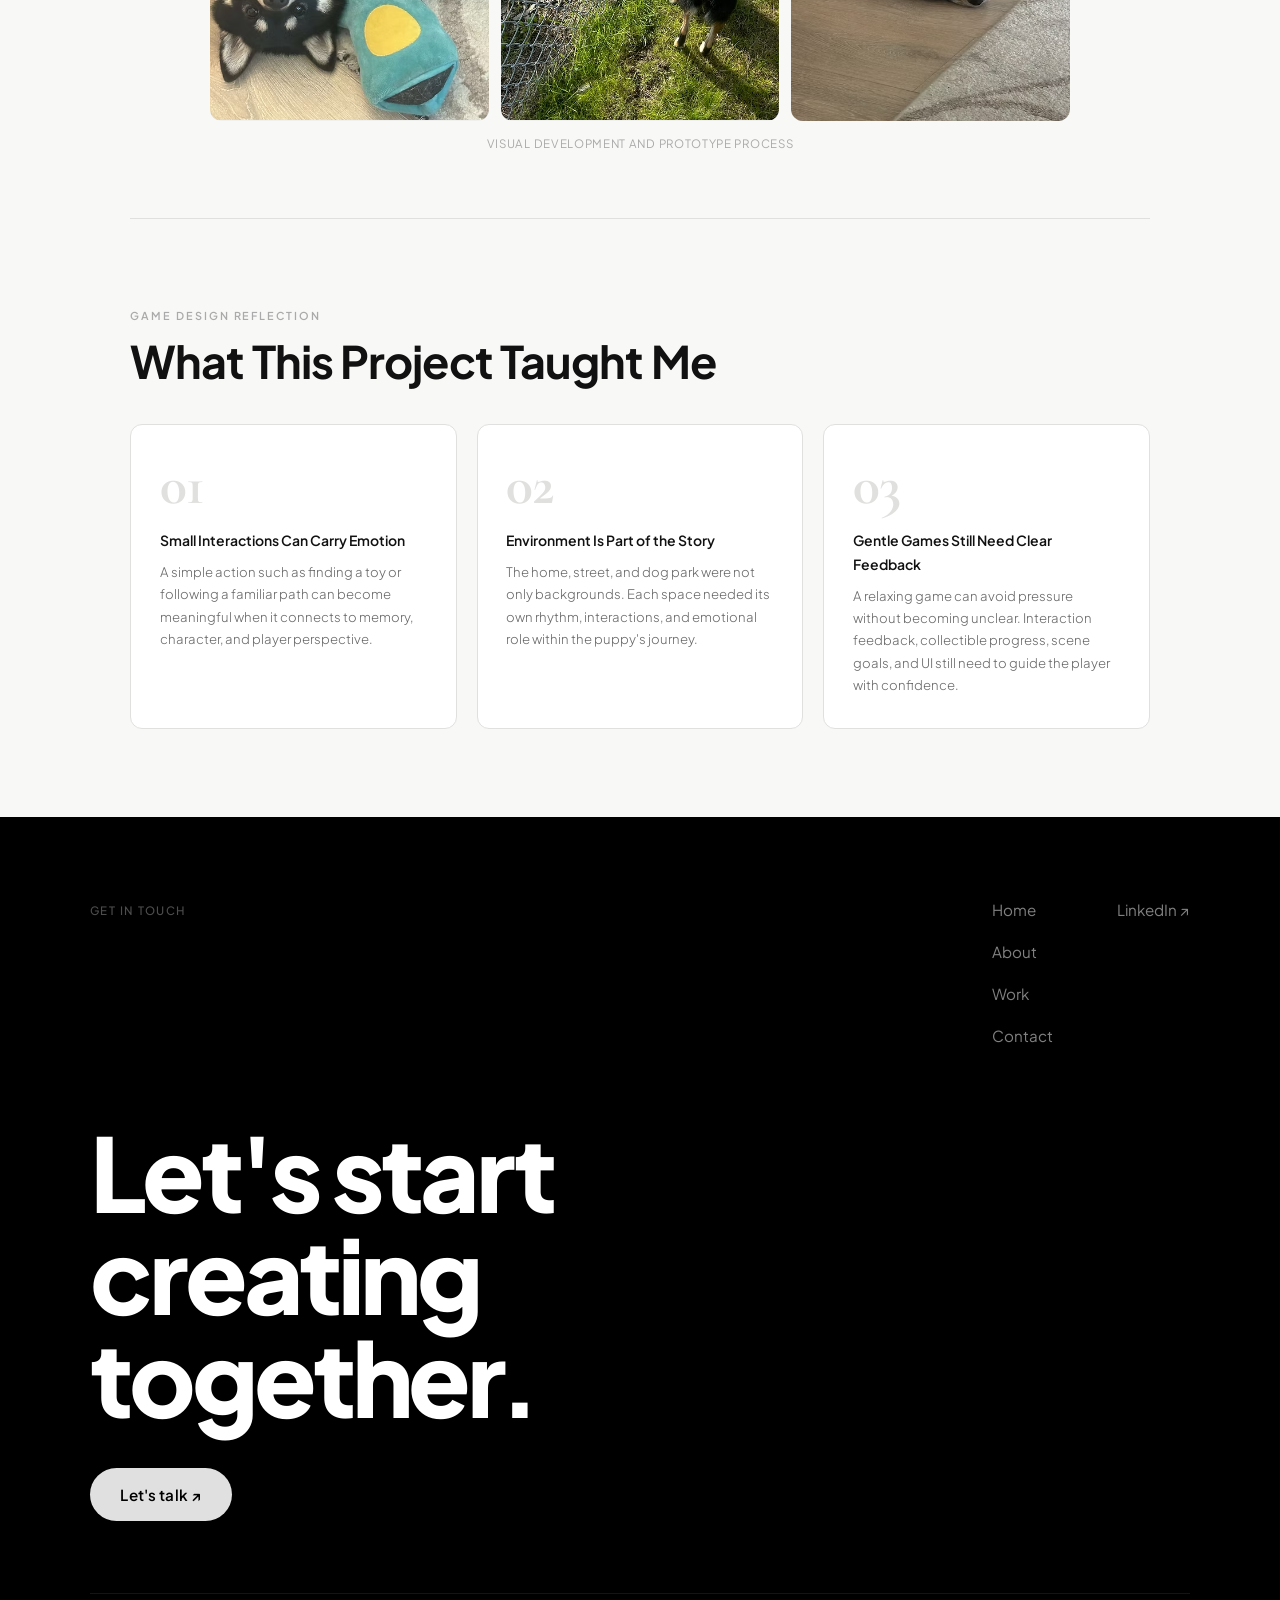
<file: pawpaths.html>
<!DOCTYPE html>
<html lang="en">
<head>
  <meta charset="UTF-8" />
  <meta name="viewport" content="width=device-width, initial-scale=1.0" />
  <title>Paw Paths — Ella Xue</title>
  <link rel="preconnect" href="https://fonts.googleapis.com" />
  <link rel="preconnect" href="https://fonts.gstatic.com" crossorigin />
  <link href="https://fonts.googleapis.com/css2?family=Cormorant+Garamond:ital,wght@0,300;0,400;0,600;1,300;1,400&family=Inter:wght@300;400;500;600&family=Plus+Jakarta+Sans:wght@300;400;500;600;700;800&display=swap" rel="stylesheet" />
  <link rel="stylesheet" href="style.css" />
  <style>
    /* Show full images without cropping on this page */
    .proj-photo-wrap img { height: auto; object-fit: unset; }
  </style>
</head>
<body>

<div id="cursor" aria-hidden="true"></div>
<div id="cursor-follower" aria-hidden="true"></div>

<!-- ============================================================ HEADER -->
<header id="header">
  <div class="header-inner">
    <a href="index.html" class="logo">
      <svg class="logo-mark" viewBox="0 0 48 48" fill="none" aria-hidden="true">
        <path d="M8 38 C10 20, 24 8, 38 12" stroke="currentColor" stroke-width="1.5" stroke-linecap="round"/>
        <path d="M14 28 C18 24, 28 22, 34 26" stroke="currentColor" stroke-width="1.5" stroke-linecap="round"/>
        <circle cx="38" cy="12" r="3" stroke="var(--coral)" stroke-width="1.5" fill="none"/>
      </svg>
      ella xue
    </a>
    <nav class="nav-links" aria-label="Main navigation">
      <a href="index.html"     class="nav-link">Home</a>
      <a href="projects.html" class="nav-link active">Projects</a>
      <a href="about.html"    class="nav-link">About Me</a>
      <a href="contact.html"  class="nav-link nav-link--cta">Contact ↗</a>
    </nav>
    <button class="hamburger" id="hamburger" aria-label="Toggle menu" aria-expanded="false">
      <span></span><span></span>
    </button>
  </div>
  <div class="header-rule"></div>
</header>

<div class="mobile-nav" id="mobileNav" aria-hidden="true">
  <nav>
    <a href="index.html"     class="mobile-nav-link">Home</a>
    <a href="projects.html" class="mobile-nav-link">Projects</a>
    <a href="about.html"    class="mobile-nav-link">About Me</a>
    <a href="contact.html"  class="mobile-nav-link">Contact</a>
  </nav>
</div>

<main>

  <!-- ============================================================ COVER -->
  <div class="proj-cover">
    <img class="proj-cover-img" src="assets/images/pawpaths/cover%20paw.png" alt="Paw Paths project cover" aria-hidden="true">
    <h1 class="proj-cover-title">Paw<br>Paths</h1>
  </div>

  <!-- ============================================================ HERO META -->
  <div class="proj-hero-below">

    <div class="proj-breadcrumb reveal">
      <a href="projects.html" class="back-link">
        <svg viewBox="0 0 16 16" fill="none" stroke="currentColor" stroke-width="1.5" stroke-linecap="round" stroke-linejoin="round">
          <path d="M10 3L5 8l5 5"/>
        </svg>
        All Projects
      </a>
    </div>

    <p class="proj-hero-sub reveal">
      A gentle puzzle adventure about memory, curiosity, and companionship. Personal project, 2024.
    </p>

    <div class="snapshot-row reveal reveal-d2">
      <div class="snap-cell">
        <span class="snap-key">Status</span>
        <span class="snap-val">Completed Prototype</span>
      </div>
      <div class="snap-cell">
        <span class="snap-key">My Role</span>
        <span class="snap-val">Game Designer and Visual Designer</span>
      </div>
      <div class="snap-cell">
        <span class="snap-key">Project Type</span>
        <span class="snap-val">Personal 2D Game Design Project</span>
      </div>
      <div class="snap-cell">
        <span class="snap-key">Project Time</span>
        <span class="snap-val">September to November 2024</span>
      </div>
      <div class="snap-cell">
        <span class="snap-key">Focus</span>
        <span class="snap-val">Narrative Design and Player Experience</span>
      </div>
    </div>

  </div>

  <!-- ============================================================ GAMEPLAY TESTING VIDEO -->
  <div style="max-width: var(--max-w); margin: 0 auto; padding: 4rem max(5vw, 2.5rem) 1rem;">
    <span class="eyebrow reveal">Gameplay Testing</span>
    <h2 class="section-heading reveal reveal-d1">Paw Paths Prototype in Play</h2>
  </div>
  <div class="proj-trailer-wrap reveal">
    <div class="proj-trailer">
      <iframe
        src="https://www.youtube.com/embed/l5Rj9tSxBl0?start=119&autoplay=1&mute=1"
        title="Paw Paths — Gameplay Testing"
        frameborder="0"
        allow="accelerometer; autoplay; clipboard-write; encrypted-media; gyroscope; picture-in-picture; web-share"
        allowfullscreen>
      </iframe>
    </div>
  </div>

  <div class="proj-wrap">

    <!-- ============================================================ 1. PROJECT OVERVIEW -->
    <section class="proj-section">
      <span class="eyebrow reveal">Overview</span>
      <h2 class="section-heading reveal reveal-d1">Project Overview</h2>
      <div class="role-intro reveal reveal-d2">
        <p style="margin-bottom: 1.2rem;">Paw Paths is a gentle 2D puzzle adventure about a puppy collecting fragments of everyday memories.</p>
        <p style="margin-bottom: 1.2rem;">Players explore familiar spaces from a dog's point of view, including home, the neighborhood street, and a dog park. Through simple interactions, light puzzles, and object collection, the player gradually uncovers moments of joy, curiosity, and companionship.</p>
        <p>Inspired by my own dog and the shared experiences within a community of dog owners, I wanted to create a warm, low-pressure experience that celebrates small moments.</p>
      </div>
      <div class="sprint-pills reveal reveal-d3">
        <div class="sprint-pill">2D puzzle adventure</div>
        <div class="sprint-pill">Three explorable environments</div>
        <div class="sprint-pill">Memory fragment collection</div>
        <div class="sprint-pill">Light object based puzzles</div>
        <div class="sprint-pill">Environmental interaction</div>
        <div class="sprint-pill">Narrative through everyday moments</div>
        <div class="sprint-pill">Custom character animation</div>
        <div class="sprint-pill">Memory album interface</div>
      </div>
    </section>

    <!-- ============================================================ 2. CHARACTER DESIGN -->
    <section class="proj-section">
      <span class="eyebrow reveal">Character Design</span>
      <h2 class="section-heading reveal reveal-d1">Designing the Puppy</h2>
      <div class="role-intro reveal reveal-d2">
        <p style="margin-bottom: 1.2rem;">The main character was inspired by my black Shiba Inu.</p>
        <p>The visual style uses soft shapes, childlike illustration, and a warm color palette. Even simple actions — walking, sniffing, searching, playing — needed to communicate personality, as the puppy is the emotional center of the experience.</p>
      </div>
    </section>

    <div class="proj-photos reveal">
      <div class="proj-photo-grid proj-photo-grid--2">
        <div class="proj-photo-wrap">
          <img src="assets/images/pawpaths/dog.avif" alt="Black Shiba Inu character design">
        </div>
        <div class="proj-photo-wrap">
          <img src="assets/images/pawpaths/dog%20walking.gif" alt="Puppy walking animation">
        </div>
      </div>
      <p class="proj-photo-caption">Character Design · Walking Animation</p>
    </div>

    <!-- ============================================================ 3. THREE GAME ENVIRONMENTS -->
    <section class="proj-section">
      <span class="eyebrow reveal">Game Environments</span>
      <h2 class="section-heading reveal reveal-d1">Three Everyday Worlds</h2>
      <div class="role-intro reveal reveal-d2">
        <p>Each environment gives the puppy a different space to explore, a different set of interactions, and different memory fragments to discover.</p>
      </div>

      <!-- Scene 01: Home -->
      <div class="proj-text-img" style="margin-top: 3.5rem;">
        <div>
          <span class="eyebrow reveal" style="margin-bottom: 0.5rem; display: block;">Scene 01</span>
          <h3 class="section-heading reveal reveal-d1" style="font-size: clamp(1.3rem, 2.5vw, 1.8rem); margin-bottom: 1.5rem;">Home</h3>
          <div class="role-intro reveal reveal-d2" style="max-width: 100%; margin-bottom: 0;">
            <p>Home is the starting point. Players search for the puppy's frog toy, explore the living room, interact with furniture, and discover memory fragments connected to family life.</p>
          </div>
        </div>
        <div>
          <div class="proj-photo-wrap reveal" style="max-width: none;">
            <img src="assets/images/pawpaths/scene1.avif" alt="Home environment">
          </div>
          <p class="proj-photo-caption" style="margin-top: 0.5rem;">Home Environment</p>
        </div>
      </div>
    </section>

    <div class="proj-photos reveal">
      <div class="proj-photo-grid proj-photo-grid--2">
        <div class="proj-photo-wrap">
          <img src="assets/images/pawpaths/scene1-1.gif" alt="Home prop interaction">
        </div>
        <div class="proj-photo-wrap">
          <img src="assets/images/pawpaths/scene1-2.avif" alt="Home scene detail">
        </div>
      </div>
      <p class="proj-photo-caption">Interactive Prop and Scene Detail</p>
    </div>

    <!-- Scene 02: Street -->
    <section class="proj-section" style="padding-bottom: 1.5rem;">
      <div class="proj-text-img">
        <div>
          <span class="eyebrow reveal" style="margin-bottom: 0.5rem; display: block;">Scene 02</span>
          <h3 class="section-heading reveal reveal-d1" style="font-size: clamp(1.3rem, 2.5vw, 1.8rem); margin-bottom: 1.5rem;">Street</h3>
          <div class="role-intro reveal reveal-d2">
            <p>The street expands the puppy's world. Players explore the neighborhood, chase birds, collect objects, cross the road carefully, and discover memory fragments in everyday street details.</p>
          </div>
        </div>
        <div>
          <div class="proj-photo-wrap reveal" style="max-width: none;">
            <img src="assets/images/pawpaths/scene2.avif" alt="Street environment">
          </div>
          <p class="proj-photo-caption" style="margin-top: 0.5rem;">Street Environment</p>
        </div>
      </div>
    </section>

    <div class="proj-photos reveal">
      <div class="proj-photo-grid proj-photo-grid--2">
        <div class="proj-photo-wrap">
          <img src="assets/images/pawpaths/scene2-1.gif" alt="Street interaction animation">
        </div>
        <div class="proj-photo-wrap">
          <img src="assets/images/pawpaths/scene2-2.gif" alt="Animated street prop">
        </div>
      </div>
      <p class="proj-photo-caption">Street Interaction and Animated Props</p>
    </div>

    <div class="proj-photos reveal">
      <div class="proj-photo-grid proj-photo-grid--2">
        <div class="proj-photo-wrap">
          <img src="assets/images/pawpaths/scene2-3.gif" alt="Crossing mechanic animation">
        </div>
        <div class="proj-photo-wrap">
          <img src="assets/images/pawpaths/scene2-4.avif" alt="Street collectible details">
        </div>
      </div>
      <p class="proj-photo-caption">Crossing Mechanic and Collectible Details</p>
    </div>

    <!-- Scene 03: Dog Park -->
    <section class="proj-section" style="padding-bottom: 1.5rem;">
      <div class="proj-text-img">
        <div>
          <span class="eyebrow reveal" style="margin-bottom: 0.5rem; display: block;">Scene 03</span>
          <h3 class="section-heading reveal reveal-d1" style="font-size: clamp(1.3rem, 2.5vw, 1.8rem); margin-bottom: 1.5rem;">Dog Park</h3>
          <div class="role-intro reveal reveal-d2">
            <p>The dog park is the most open and social environment in the prototype. Players can meet other dogs, help find missing toys, collect objects, explore playful interactions, and discover memory fragments connected to companionship and outdoor play.</p>
          </div>
        </div>
        <div>
          <div class="proj-photo-wrap reveal" style="max-width: none;">
            <img src="assets/images/pawpaths/scene3.avif" alt="Dog park environment">
          </div>
          <p class="proj-photo-caption" style="margin-top: 0.5rem;">Dog Park Environment</p>
        </div>
      </div>
    </section>

    <div class="proj-photos reveal">
      <div class="proj-photo-grid proj-photo-grid--2">
        <div class="proj-photo-wrap">
          <img src="assets/images/pawpaths/scene3-1.avif" alt="Dog park collectible props">
        </div>
        <div class="proj-photo-wrap">
          <img src="assets/images/pawpaths/scene3-2.gif" alt="Dog park character interaction">
        </div>
      </div>
    </div>

    <div class="proj-photos reveal">
      <div class="proj-photo-wrap">
        <img src="assets/images/pawpaths/scene3-3.gif" alt="Animated dog park play moment">
      </div>
      <p class="proj-photo-caption">Collectible Props and Character Interaction</p>
    </div>

    <!-- ============================================================ 4. INTERACTION MECHANICS -->
    <section class="proj-section">
      <span class="eyebrow reveal">Interaction Design</span>
      <h2 class="section-heading reveal reveal-d1">Designing Gentle Interaction</h2>
      <div class="role-intro reveal reveal-d2">
        <p>The interaction system was designed to support curiosity rather than difficulty. Players discover memories by exploring environments, interacting with objects, and completing simple collection based tasks.</p>
      </div>

      <div class="role-grid" style="margin-top: 2.5rem;">
        <div class="role-card reveal reveal-d1">
          <p class="role-name">Memory Fragment Collection</p>
          <p class="role-desc">Interacting with objects or completing small tasks unlocks visual memory fragments. Each environment has its own collection progress, and players need to gather the key fragments before moving forward.</p>
        </div>
        <div class="role-card reveal reveal-d2">
          <p class="role-name">Light Puzzle Tasks</p>
          <p class="role-desc">Puzzles are simple and familiar, such as finding the puppy's favorite toys or helping another dog recover a missing object. The goal is to support narrative progression rather than create frustration.</p>
        </div>
        <div class="role-card reveal reveal-d3">
          <p class="role-name">Environmental Interaction</p>
          <p class="role-desc">Players can tap objects to change their state, move across the scene, or help the puppy reach a new area.</p>
        </div>
      </div>
    </section>

    <div class="proj-photos reveal">
      <div class="proj-photo-wrap">
        <img src="assets/images/pawpaths/scene%201%20interaation.avif" alt="Scene 1 interaction planning">
      </div>
      <p class="proj-photo-caption">Scene 1 Interaction Plan</p>
    </div>

    <div class="proj-photos reveal">
      <div class="proj-photo-wrap">
        <img src="assets/images/pawpaths/scene%202%20interaction.avif" alt="Scene 2 interaction planning">
      </div>
      <p class="proj-photo-caption">Scene 2 Interaction Plan</p>
    </div>

    <div class="proj-photos reveal">
      <div class="proj-photo-wrap">
        <img src="assets/images/pawpaths/scene%203%20interation.avif" alt="Scene 3 interaction planning">
      </div>
      <p class="proj-photo-caption">Scene 3 Interaction Plan</p>
    </div>

    <!-- ============================================================ 5. GAME UI -->
    <section class="proj-section">
      <span class="eyebrow reveal">UI Design</span>
      <h2 class="section-heading reveal reveal-d1">Supporting Memory and Progress</h2>
      <div class="role-intro reveal reveal-d2">
        <p style="margin-bottom: 1.2rem;">The UI supports exploration without overwhelming the player. It includes dialogue windows, puzzle prompts, scene progress tracking, and a memory album for collected fragments.</p>
        <p>The memory album is the emotional record of the journey — collected fragments become part of a narrative rather than just rewards.</p>
      </div>
    </section>

    <div class="proj-photos reveal">
      <div class="proj-photo-grid proj-photo-grid--2">
        <div class="proj-photo-wrap">
          <img src="assets/images/pawpaths/game%20ui.avif" alt="Game interface">
        </div>
        <div class="proj-photo-wrap">
          <img src="assets/images/pawpaths/memeory%20game%20ui.avif" alt="Memory album interface">
        </div>
      </div>
      <p class="proj-photo-caption">Game Interface and Memory Album</p>
    </div>

    <!-- ============================================================ 6. TESTING AND ITERATION -->
    <section class="proj-section">
      <span class="eyebrow reveal">Playtesting</span>
      <h2 class="section-heading reveal reveal-d1">Testing the Player Experience</h2>
      <div class="role-intro reveal reveal-d2">
        <p style="margin-bottom: 1.2rem;">Testing focused on whether players understood the interaction flow, scene objectives, and memory collection system. I observed movement patterns, object attention, confusion points, and whether the emotional tone stayed clear.</p>
        <p>The gameplay testing video at the top shows the prototype in action across all three scenes.</p>
      </div>

      <ul class="trait-list reveal reveal-d3">
        <li>Interaction clarity and object feedback timing</li>
        <li>Scene navigation and collectible visibility</li>
        <li>Puzzle readability and task understanding</li>
        <li>Emotional pacing and relaxed tone</li>
        <li>UI understanding and memory album usability</li>
      </ul>
    </section>

    <!-- ============================================================ 7. BEHIND THE SCENES -->
    <section class="proj-section">
      <span class="eyebrow reveal">Process</span>
      <h2 class="section-heading reveal reveal-d1">Behind the Scenes</h2>
      <div class="role-intro reveal reveal-d2">
        <p>The project combined digital drawing, scene composition, animation, interface design, interaction planning, and prototype testing. These process images show the development work behind the final scenes and interactions.</p>
      </div>
    </section>

    <div class="proj-photos reveal">
      <div class="proj-photo-grid proj-photo-grid--2">
        <div class="proj-photo-wrap">
          <img src="assets/images/pawpaths/bhs1.avif" alt="Paw Paths visual development process">
        </div>
        <div class="proj-photo-wrap">
          <img src="assets/images/pawpaths/bhc2.avif" alt="Paw Paths visual development process">
        </div>
      </div>
      <p class="proj-photo-caption">Visual Development Process</p>
    </div>

    <div class="proj-photos reveal">
      <div class="proj-photo-grid proj-photo-grid--3">
        <div class="proj-photo-wrap">
          <img src="assets/images/pawpaths/bhs3.avif" alt="Paw Paths visual development process">
        </div>
        <div class="proj-photo-wrap">
          <img src="assets/images/pawpaths/bhc4.avif" alt="Paw Paths visual development process">
        </div>
        <div class="proj-photo-wrap">
          <img src="assets/images/pawpaths/bhc5.avif" alt="Paw Paths visual development process">
        </div>
      </div>
      <p class="proj-photo-caption">Visual Development and Prototype Process</p>
    </div>

    <!-- ============================================================ 8. WHAT THIS PROJECT TAUGHT ME -->
    <section class="proj-section">
      <span class="eyebrow reveal">Game Design Reflection</span>
      <h2 class="section-heading reveal reveal-d1">What This Project Taught Me</h2>
      <div class="reflection-grid">
        <div class="refl-card reveal reveal-d1">
          <p class="refl-big-num">01</p>
          <p class="refl-title">Small Interactions Can Carry Emotion</p>
          <p class="refl-body">A simple action such as finding a toy or following a familiar path can become meaningful when it connects to memory, character, and player perspective.</p>
        </div>
        <div class="refl-card reveal reveal-d2">
          <p class="refl-big-num">02</p>
          <p class="refl-title">Environment Is Part of the Story</p>
          <p class="refl-body">The home, street, and dog park were not only backgrounds. Each space needed its own rhythm, interactions, and emotional role within the puppy's journey.</p>
        </div>
        <div class="refl-card reveal reveal-d3">
          <p class="refl-big-num">03</p>
          <p class="refl-title">Gentle Games Still Need Clear Feedback</p>
          <p class="refl-body">A relaxing game can avoid pressure without becoming unclear. Interaction feedback, collectible progress, scene goals, and UI still need to guide the player with confidence.</p>
        </div>
      </div>
    </section>

  </div><!-- /proj-wrap -->

</main>

<div class="proj-end">
  <div class="proj-end-inner">
    <span class="proj-end-label">Get in touch</span>
    <nav class="proj-end-nav">
      <div class="proj-end-nav-col">
        <a href="index.html">Home</a>
        <a href="about.html">About</a>
        <a href="projects.html">Work</a>
        <a href="contact.html">Contact</a>
      </div>
      <div class="proj-end-nav-col">
        <a href="https://www.linkedin.com/in/ella-xue-676157253/" target="_blank" rel="noopener">LinkedIn ↗</a>
      </div>
    </nav>
  </div>
  <div class="proj-end-body">
    <h2 class="proj-end-heading">Let's start<br>creating together.</h2>
    <a href="contact.html" class="proj-end-btn">Let's talk ↗</a>
  </div>
  <div class="proj-end-foot">
    <span>© 2026 Ella Xue</span>
  </div>
</div>

<script src="main.js"></script>
</body>
</html>
</file>
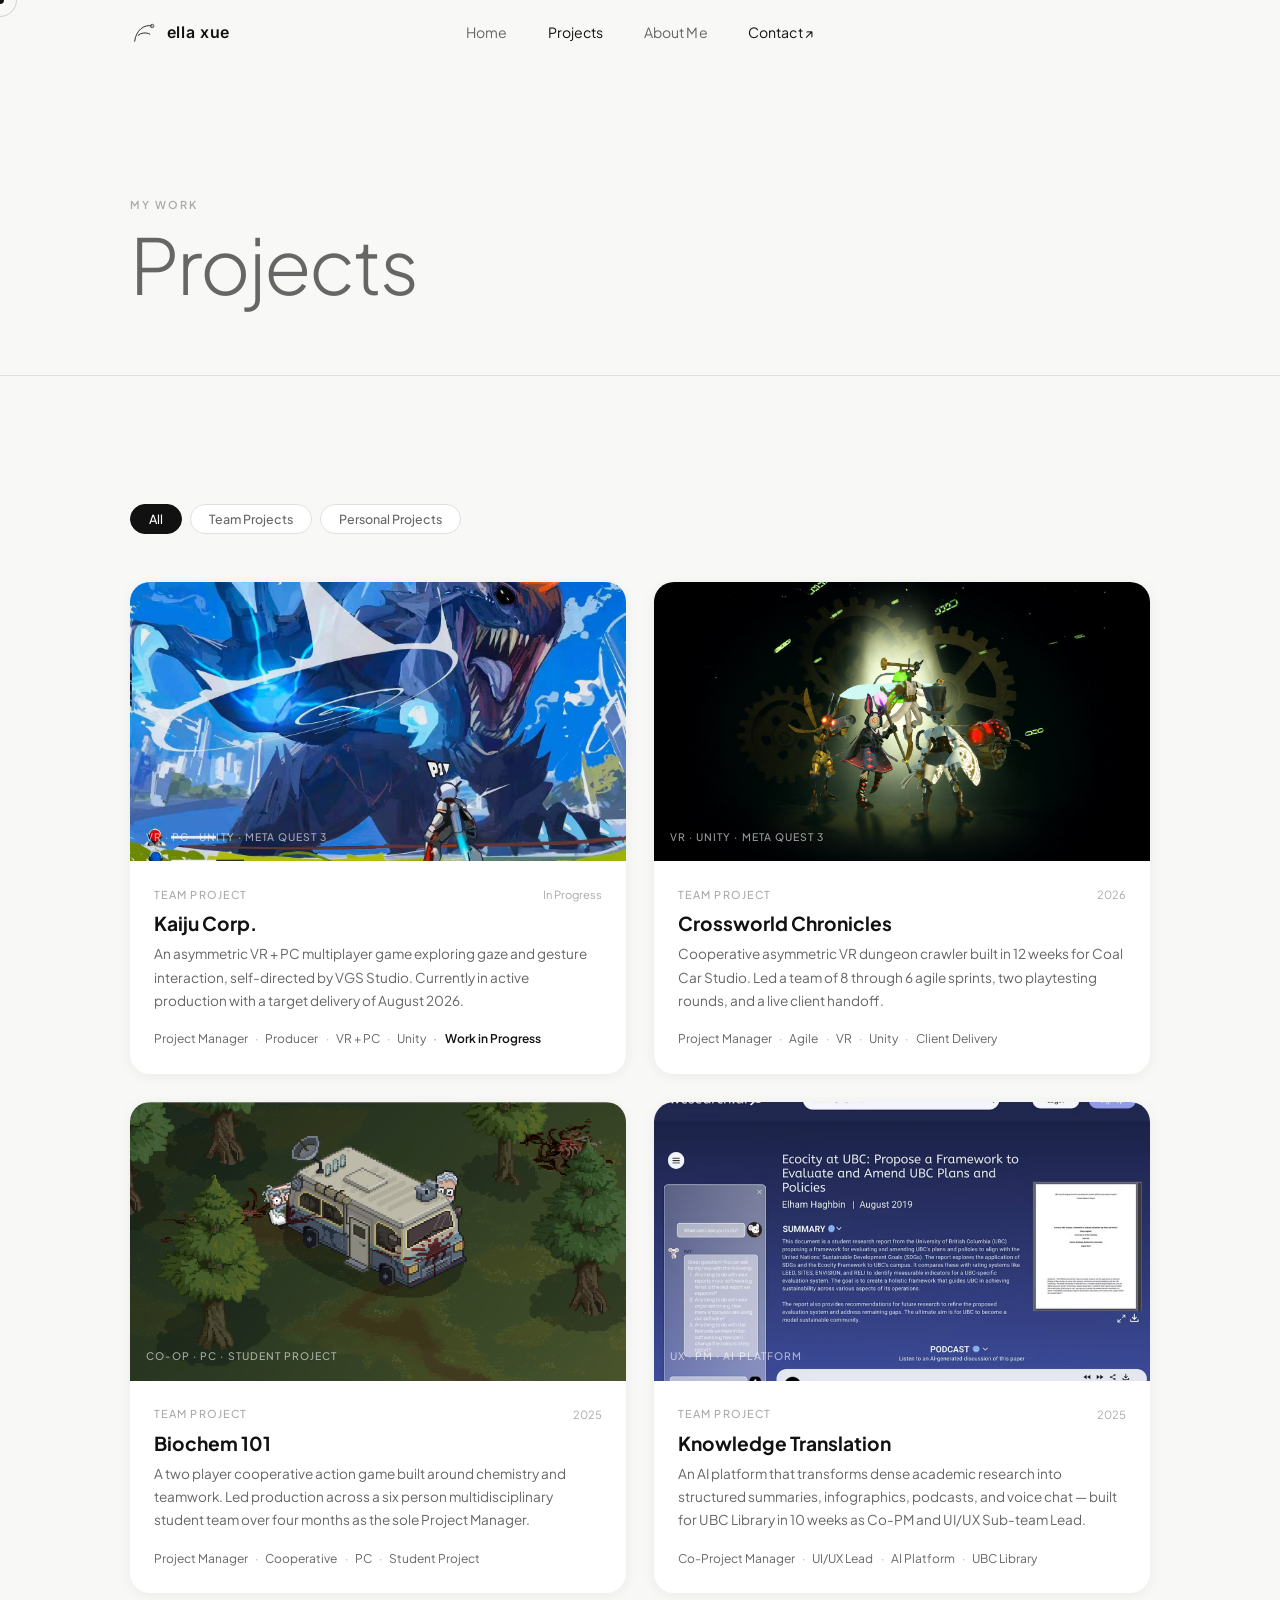
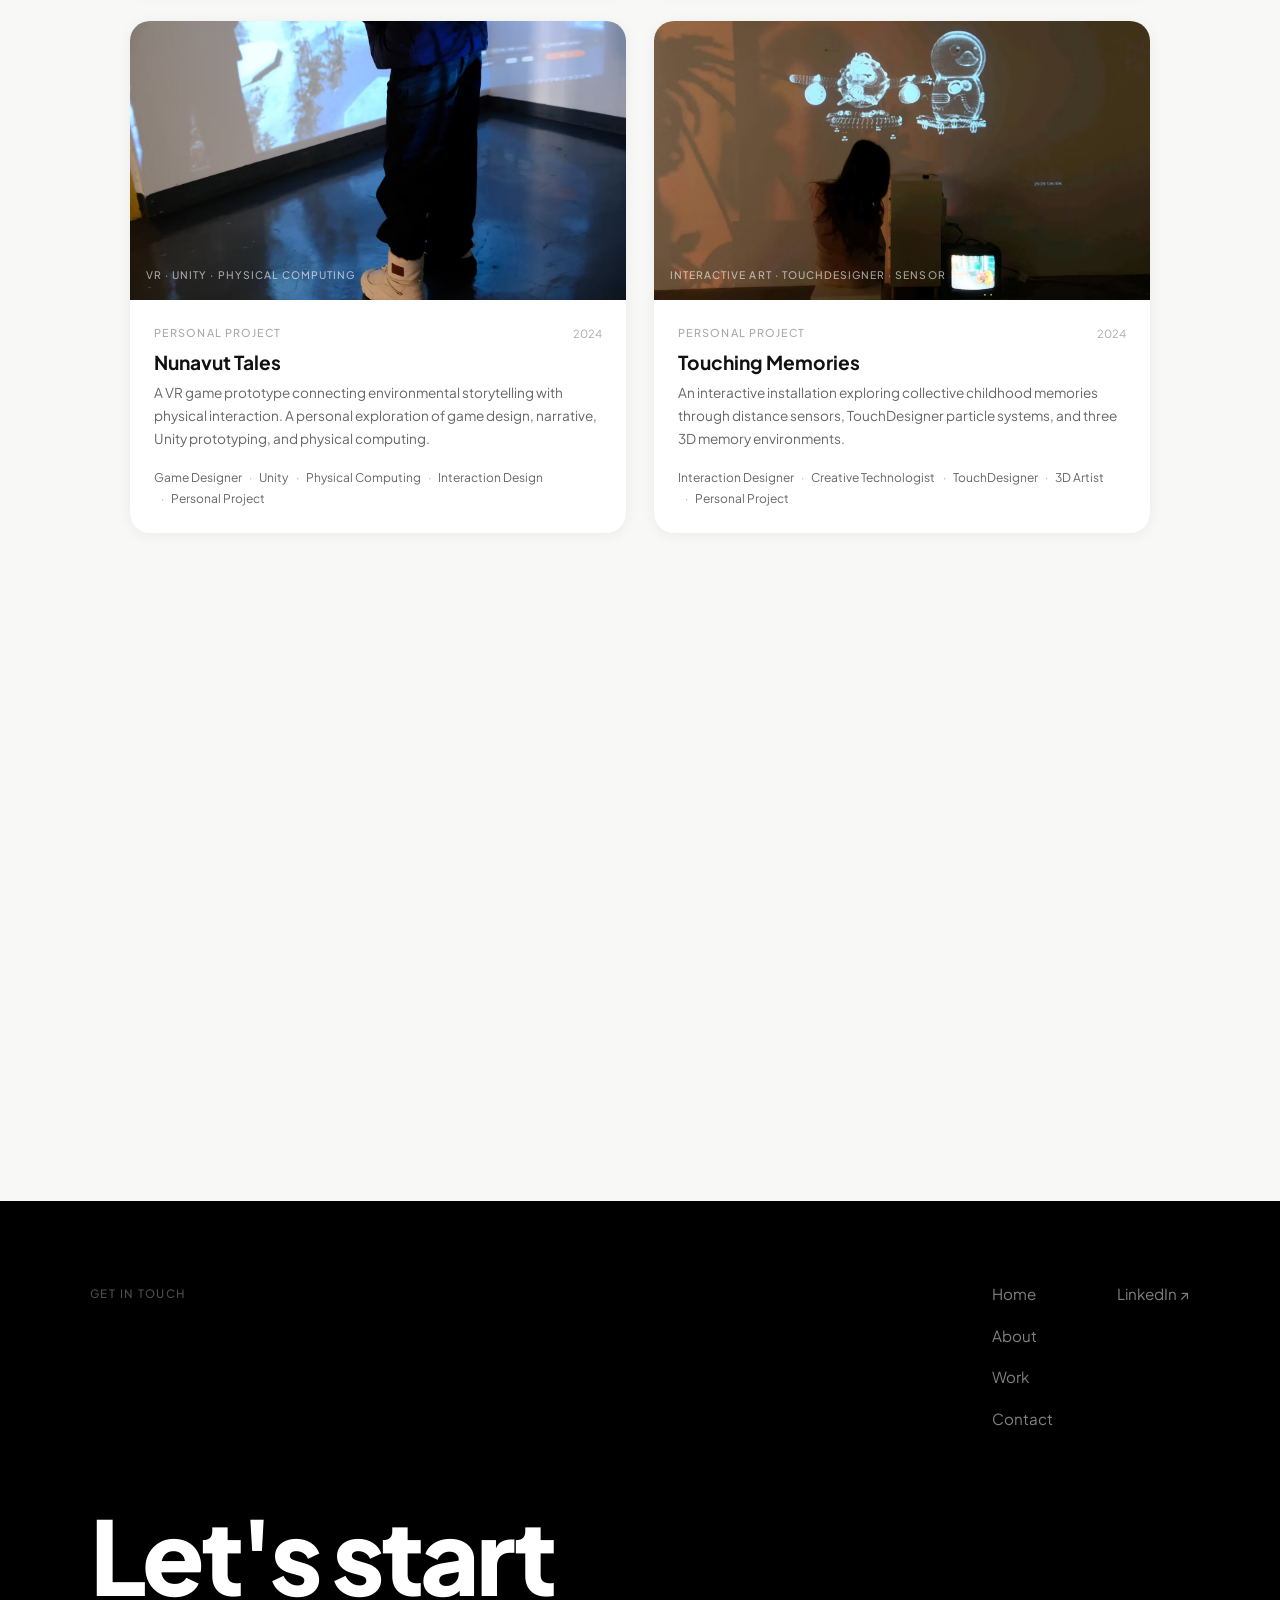
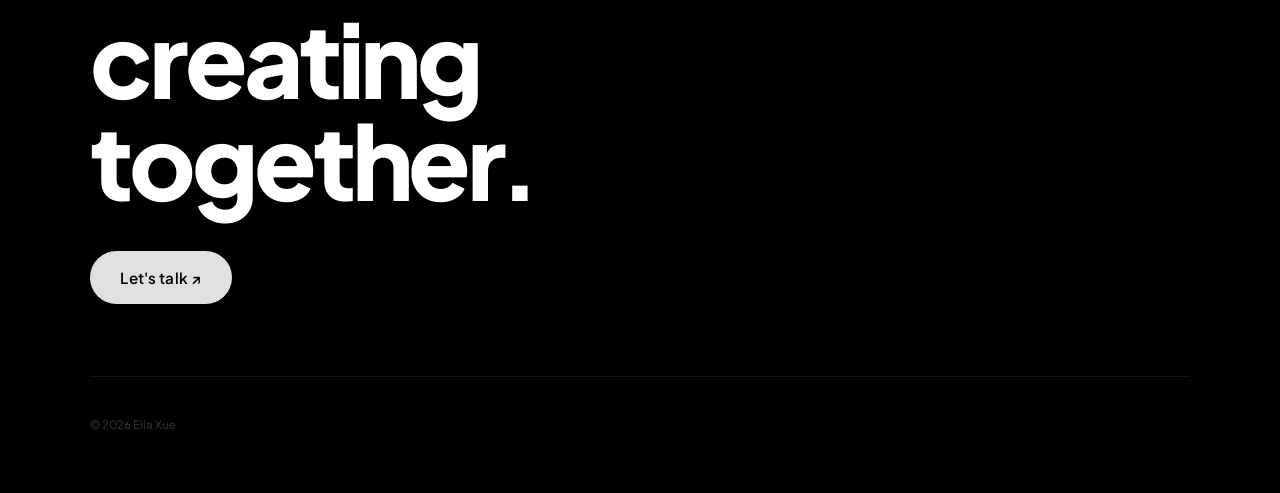
<file: projects.html>
<!DOCTYPE html>
<html lang="en">
<head>
  <meta charset="UTF-8" />
  <meta name="viewport" content="width=device-width, initial-scale=1.0" />
  <title>Projects — Ella Xue</title>
  <link rel="preconnect" href="https://fonts.googleapis.com" />
  <link rel="preconnect" href="https://fonts.gstatic.com" crossorigin />
  <link href="https://fonts.googleapis.com/css2?family=Cormorant+Garamond:ital,wght@0,300;0,400;0,600;1,300;1,400&family=Inter:wght@300;400;500;600&family=Plus+Jakarta+Sans:wght@300;400;500;600;700;800&display=swap" rel="stylesheet" />
  <link rel="stylesheet" href="style.css" />
</head>
<body>

<div id="cursor" aria-hidden="true"></div>
<div id="cursor-follower" aria-hidden="true"></div>

<!-- HEADER -->
<header id="header">
  <div class="header-inner">
    <a href="index.html" class="logo">
      <svg class="logo-mark" viewBox="0 0 48 48" fill="none" aria-hidden="true">
        <path d="M8 38 C10 20,24 8,38 12" stroke="currentColor" stroke-width="1.5" stroke-linecap="round"/>
        <path d="M14 28 C18 24,28 22,34 26" stroke="currentColor" stroke-width="1.5" stroke-linecap="round"/>
        <circle cx="38" cy="12" r="3" stroke="var(--coral)" stroke-width="1.5" fill="none"/>
      </svg>
      ella xue
    </a>
    <nav class="nav-links">
      <a href="index.html"    class="nav-link">Home</a>
      <a href="projects.html" class="nav-link active">Projects</a>
      <a href="about.html"   class="nav-link">About Me</a>
      <a href="contact.html" class="nav-link nav-link--cta">Contact ↗</a>
    </nav>
    <button class="hamburger" id="hamburger" aria-label="Toggle menu" aria-expanded="false">
      <span></span><span></span>
    </button>
  </div>
  <div class="header-rule"></div>
</header>
<div class="mobile-nav" id="mobileNav" aria-hidden="true">
  <nav>
    <a href="index.html"    class="mobile-nav-link">Home</a>
    <a href="projects.html" class="mobile-nav-link">Projects</a>
    <a href="about.html"   class="mobile-nav-link">About Me</a>
    <a href="contact.html" class="mobile-nav-link">Contact</a>
  </nav>
</div>

<main class="page-top">

<!-- PAGE HERO -->
<div class="page-hero">
  <div class="container">
    <span class="page-hero-eyebrow reveal">My Work</span>
    <h1 class="page-hero-title reveal"><em>Projects</em></h1>

  </div>
</div>

<!-- ============================================================ PROJECTS + FILTER -->
<section class="section">
  <div class="container">

    <!-- Filter bar -->
    <div class="filter-bar reveal" role="group" aria-label="Filter projects by category">
      <button class="filter-btn active" data-filter="all">All</button>
      <button class="filter-btn" data-filter="team-project">Team Projects</button>
      <button class="filter-btn" data-filter="personal-project">Personal Projects</button>
    </div>

    <!-- Projects grid -->
    <div class="projects-grid" id="projectsGrid">

      <!-- 01 Kaiju Corp. -->
      <a href="kaijucorp.html" class="project-card reveal" data-category="team-project">
        <div class="proj-thumb proj-thumb--0" style="background: url('assets/images/kajiucorp/cover.JPG') center/cover no-repeat;">
          <span class="proj-thumb-label">VR · PC · Unity · Meta Quest 3</span>
        </div>
        <div class="proj-body">
          <div class="proj-meta">
            <span class="proj-cat">Team Project</span>
            <span class="proj-year">In Progress</span>
          </div>
          <h2 class="proj-title">Kaiju Corp.</h2>
          <p class="proj-desc">An asymmetric VR + PC multiplayer game exploring gaze and gesture interaction, self-directed by VGS Studio. Currently in active production with a target delivery of August 2026.</p>
          <div class="proj-tags">
            <span class="proj-tag">Project Manager</span>
            <span class="proj-tag">Producer</span>
            <span class="proj-tag">VR + PC</span>
            <span class="proj-tag">Unity</span>
            <span class="proj-tag wip-tag">Work in Progress</span>
          </div>
        </div>
      </a>

      <!-- 02 Crossworld Chronicles -->
      <a href="crossworld.html" class="project-card reveal reveal-d1" data-category="team-project">
        <div class="proj-thumb proj-thumb--1" style="background: url('assets/images/crossworld/background.png') center/cover no-repeat;">
          <span class="proj-thumb-label">VR · Unity · Meta Quest 3</span>
        </div>
        <div class="proj-body">
          <div class="proj-meta">
            <span class="proj-cat">Team Project</span>
            <span class="proj-year">2026</span>
          </div>
          <h2 class="proj-title">Crossworld Chronicles</h2>
          <p class="proj-desc">Cooperative asymmetric VR dungeon crawler built in 12 weeks for Coal Car Studio. Led a team of 8 through 6 agile sprints, two playtesting rounds, and a live client handoff.</p>
          <div class="proj-tags">
            <span class="proj-tag">Project Manager</span>
            <span class="proj-tag">Agile</span>
            <span class="proj-tag">VR</span>
            <span class="proj-tag">Unity</span>
            <span class="proj-tag">Client Delivery</span>
          </div>
        </div>
      </a>

      <!-- 03 Biochem 101 -->
      <a href="biochem101.html" class="project-card reveal" data-category="team-project">
        <div class="proj-thumb proj-thumb--2" style="background: url('assets/images/biochem-101/coVER.png') center/cover no-repeat;">
          <span class="proj-thumb-label">Co-op · PC · Student Project</span>
        </div>
        <div class="proj-body">
          <div class="proj-meta">
            <span class="proj-cat">Team Project</span>
            <span class="proj-year">2025</span>
          </div>
          <h2 class="proj-title">Biochem 101</h2>
          <p class="proj-desc">A two player cooperative action game built around chemistry and teamwork. Led production across a six person multidisciplinary student team over four months as the sole Project Manager.</p>
          <div class="proj-tags">
            <span class="proj-tag">Project Manager</span>
            <span class="proj-tag">Cooperative</span>
            <span class="proj-tag">PC</span>
            <span class="proj-tag">Student Project</span>
          </div>
        </div>
      </a>

      <!-- 04 Knowledge Translation -->
      <a href="knowledge-translation.html" class="project-card reveal reveal-d1" data-category="team-project">
        <div class="proj-thumb proj-thumb--3" style="background: url('assets/images/knowledge-translation/web2.png') center/cover no-repeat;">
          <span class="proj-thumb-label">UX · PM · AI Platform</span>
        </div>
        <div class="proj-body">
          <div class="proj-meta">
            <span class="proj-cat">Team Project</span>
            <span class="proj-year">2025</span>
          </div>
          <h2 class="proj-title">Knowledge Translation</h2>
          <p class="proj-desc">An AI platform that transforms dense academic research into structured summaries, infographics, podcasts, and voice chat — built for UBC Library in 10 weeks as Co-PM and UI/UX Sub-team Lead.</p>
          <div class="proj-tags">
            <span class="proj-tag">Co-Project Manager</span>
            <span class="proj-tag">UI/UX Lead</span>
            <span class="proj-tag">AI Platform</span>
            <span class="proj-tag">UBC Library</span>
          </div>
        </div>
      </a>

      <!-- 05 Nunavut Tales -->
      <a href="nunavuttales.html" class="project-card reveal" data-category="personal-project">
        <div class="proj-thumb proj-thumb--4" style="background: url('assets/images/nunavuttale/showcase.avif') center/cover no-repeat;">
          <span class="proj-thumb-label">VR · Unity · Physical Computing</span>
        </div>
        <div class="proj-body">
          <div class="proj-meta">
            <span class="proj-cat">Personal Project</span>
            <span class="proj-year">2024</span>
          </div>
          <h2 class="proj-title">Nunavut Tales</h2>
          <p class="proj-desc">A VR game prototype connecting environmental storytelling with physical interaction. A personal exploration of game design, narrative, Unity prototyping, and physical computing.</p>
          <div class="proj-tags">
            <span class="proj-tag">Game Designer</span>
            <span class="proj-tag">Unity</span>
            <span class="proj-tag">Physical Computing</span>
            <span class="proj-tag">Interaction Design</span>
            <span class="proj-tag">Personal Project</span>
          </div>
        </div>
      </a>

      <!-- 06 Touching Memories -->
      <a href="touching-memories.html" class="project-card reveal reveal-d1" data-category="personal-project">
        <div class="proj-thumb proj-thumb--5" style="background: url('assets/images/touching-memories/MEMO.png') center/cover no-repeat;">
          <span class="proj-thumb-label">Interactive Art · TouchDesigner · Sensor</span>
        </div>
        <div class="proj-body">
          <div class="proj-meta">
            <span class="proj-cat">Personal Project</span>
            <span class="proj-year">2024</span>
          </div>
          <h2 class="proj-title">Touching Memories</h2>
          <p class="proj-desc">An interactive installation exploring collective childhood memories through distance sensors, TouchDesigner particle systems, and three 3D memory environments.</p>
          <div class="proj-tags">
            <span class="proj-tag">Interaction Designer</span>
            <span class="proj-tag">Creative Technologist</span>
            <span class="proj-tag">TouchDesigner</span>
            <span class="proj-tag">3D Artist</span>
            <span class="proj-tag">Personal Project</span>
          </div>
        </div>
      </a>

      <!-- 07 Paw Paths -->
      <a href="pawpaths.html" class="project-card reveal" data-category="personal-project">
        <div class="proj-thumb proj-thumb--0" style="background: url('assets/images/pawpaths/cover%20paw.png') center/cover no-repeat;">
          <span class="proj-thumb-label" style="color: rgba(60,40,20,0.7);">2D · Puzzle · Game Design</span>
        </div>
        <div class="proj-body">
          <div class="proj-meta">
            <span class="proj-cat">Personal Project</span>
            <span class="proj-year">2024</span>
          </div>
          <h2 class="proj-title">Paw Paths</h2>
          <p class="proj-desc">A gentle puzzle adventure about a puppy collecting fragments of everyday memories. A personal exploration of 2D game design, character animation, and narrative through environment.</p>
          <div class="proj-tags">
            <span class="proj-tag">Game Designer</span>
            <span class="proj-tag">Visual Designer</span>
            <span class="proj-tag">2D Game</span>
            <span class="proj-tag">Character Design</span>
            <span class="proj-tag">Personal Project</span>
          </div>
        </div>
      </a>

      <!-- 08 Disorder -->
      <a href="disorder.html" class="project-card reveal reveal-d1" data-category="team-project">
        <div class="proj-thumb proj-thumb--5" style="background: url('assets/images/disorder/cover.png') center/cover no-repeat;">
          <span class="proj-thumb-label">Cinematography · Film Production</span>
        </div>
        <div class="proj-body">
          <div class="proj-meta">
            <span class="proj-cat">Team Project</span>
            <span class="proj-year">2023</span>
          </div>
          <h2 class="proj-title">Disorder</h2>
          <p class="proj-desc">A short film exploring body image, anxiety, and self worth. Cinematography, project coordination, and sound design across a team based short film production.</p>
          <div class="proj-tags">
            <span class="proj-tag">Cinematographer</span>
            <span class="proj-tag">Project Coordinator</span>
            <span class="proj-tag">Sound Designer</span>
            <span class="proj-tag">Short Film</span>
          </div>
        </div>
      </a>

    </div>

    <!-- Empty state -->
    <div id="noResults" style="display:none; text-align:center; padding: 4rem 0;">
      <p style="font-family:var(--font-serif); font-size:1.3rem; font-style:italic; color:var(--ink-faint);">No projects in this category yet.</p>
    </div>

  </div>
</section>

</main>

<div class="proj-end">
  <div class="proj-end-inner">
    <span class="proj-end-label">Get in touch</span>
    <nav class="proj-end-nav">
      <div class="proj-end-nav-col">
        <a href="index.html">Home</a>
        <a href="about.html">About</a>
        <a href="projects.html">Work</a>
        <a href="contact.html">Contact</a>
      </div>
      <div class="proj-end-nav-col">
        <a href="https://www.linkedin.com/in/ella-xue-676157253/" target="_blank" rel="noopener">LinkedIn ↗</a>
      </div>
    </nav>
  </div>
  <div class="proj-end-body">
    <h2 class="proj-end-heading">Let's start<br>creating together.</h2>
    <a href="contact.html" class="proj-end-btn">Let's talk ↗</a>
  </div>
  <div class="proj-end-foot">
    <span>© 2026 Ella Xue</span>
  </div>
</div>

<script src="main.js"></script>
<script>
// Project filter
const filterBtns = document.querySelectorAll('.filter-btn');
const cards       = document.querySelectorAll('.project-card');
const noResults   = document.getElementById('noResults');

filterBtns.forEach(btn => {
  btn.addEventListener('click', () => {
    filterBtns.forEach(b => b.classList.remove('active'));
    btn.classList.add('active');

    const filter = btn.dataset.filter;
    let visible = 0;

    cards.forEach(card => {
      const match = filter === 'all' || card.dataset.category === filter;
      card.hidden = !match;
      if (match) visible++;
    });

    noResults.style.display = visible === 0 ? 'block' : 'none';
  });
});
</script>
</body>
</html>
</file>
<file: style.css>
/* ============================================================
   TOKENS
   ============================================================ */
*, *::before, *::after { box-sizing: border-box; margin: 0; padding: 0; }

:root {
  --bg:          #f8f8f6;
  --bg-2:        #f0f0ee;
  --surface:     #ffffff;
  --ink:         #111111;
  --ink-muted:   #666666;
  --ink-faint:   #aaaaaa;
  --coral:       #444444;
  --coral-light: #ebebeb;
  --yellow:      #e8b84b;
  --blue:        #7aafc2;
  --teal:        #4a7a6a;
  --teal-light:  #e2ede9;
  --border:      #e0e0de;
  --border-2:    #c8c8c6;
  --font-serif:   'Cormorant Garamond', Georgia, serif;
  --font-sans:    'Inter', system-ui, sans-serif;
  --font-heading: 'Plus Jakarta Sans', system-ui, sans-serif;
  --font-body:    'Plus Jakarta Sans', system-ui, sans-serif;
  --font-accent:  'Plus Jakarta Sans', system-ui, sans-serif;
  --max-w:       1100px;
  --nav-h:       66px;
  --ease:        cubic-bezier(0.25, 0.46, 0.45, 0.94);
}

/* ============================================================
   BASE
   ============================================================ */
html { scroll-behavior: smooth; font-size: 16px; }

body {
  font-family: var(--font-body);
  background: var(--bg);
  color: var(--ink);
  line-height: 1.7;
  font-weight: 400;
  -webkit-font-smoothing: antialiased;
  overflow-x: hidden;
}

::selection { background: var(--coral); color: #fff; }

h1, h2, h3, h4 {
  font-family: var(--font-heading); line-height: 1.15; font-weight: 700;
  font-style: normal;
}
em { font-style: normal; }
p { color: var(--ink-muted); }
p:last-child { margin-bottom: 0; }
a { color: inherit; text-decoration: none; }
img { display: block; max-width: 100%; }
button { font-family: var(--font-body); }

/* ============================================================
   CURSOR
   ============================================================ */
#cursor, #cursor-follower {
  position: fixed; border-radius: 50%; pointer-events: none; z-index: 9999;
}
#cursor {
  width: 8px; height: 8px; background: var(--ink);
  top: 0; left: 0; transform: translate(-50%, -50%);
}
#cursor-follower {
  width: 34px; height: 34px; border: 1px solid var(--ink-faint);
  top: 0; left: 0; transform: translate(-50%, -50%); opacity: 0.5;
}
@media (pointer: coarse) { #cursor, #cursor-follower { display: none; } }

/* ============================================================
   HEADER / NAV
   ============================================================ */
#header {
  position: fixed; top: 0; left: 0; right: 0; z-index: 100;
  background: var(--bg);
  transition: background 0.4s;
}
#header.compact {
  background: rgba(250,249,247,0.94);
  backdrop-filter: blur(14px);
}
.header-inner {
  max-width: var(--max-w); margin: 0 auto; padding: 0 2.5rem;
  height: var(--nav-h);
  display: flex; align-items: center; justify-content: space-between;
  transition: height 0.4s var(--ease);
  position: relative;
}
#header.compact .header-inner { height: 52px; }
.header-rule { display: none; }

.logo {
  display: flex; align-items: center; gap: 0.55rem;
  font-family: var(--font-sans); font-size: 1rem; font-weight: 600;
  letter-spacing: 0.04em;
  color: var(--ink); transition: opacity 0.2s;
}
.logo:hover { opacity: 0.65; }
.logo-mark { width: 28px; height: 28px; flex-shrink: 0; }

.nav-links {
  position: absolute; left: 50%; transform: translateX(-50%);
  display: flex; align-items: center; gap: 2.5rem;
}
.nav-link {
  font-size: 0.88rem; font-weight: 400; letter-spacing: 0.01em;
  color: var(--ink-muted);
  transition: color 0.25s;
}
.nav-link:hover { color: var(--ink); }
.nav-link.active { color: var(--ink); }
.nav-link--cta { color: var(--ink); }
.nav-link--cta:hover { opacity: 0.6; }

/* Hamburger */
.hamburger {
  display: none; flex-direction: column; gap: 6px;
  background: none; border: none; cursor: pointer; padding: 6px;
}
.hamburger span {
  display: block; width: 22px; height: 1.5px;
  background: var(--ink); transition: transform 0.3s, opacity 0.3s;
}
.hamburger.active span:nth-child(1) { transform: rotate(45deg) translate(0,5px); }
.hamburger.active span:nth-child(2) { transform: rotate(-45deg) translate(0,-2px); }

/* Mobile nav */
.mobile-nav {
  position: fixed; top: var(--nav-h); left: 0; right: 0; bottom: 0;
  z-index: 99; background: var(--bg);
  transform: translateX(100%); transition: transform 0.45s var(--ease);
  padding: 3rem 2.5rem; border-top: 1px solid var(--border);
}
.mobile-nav.open { transform: translateX(0); }
.mobile-nav nav { display: flex; flex-direction: column; }
.mobile-nav-link {
  font-family: var(--font-heading); font-size: 2.2rem;
  font-weight: 400; color: var(--ink); padding: 0.75rem 0;
  border-bottom: 1px solid var(--border); transition: color 0.2s;
}
.mobile-nav-link:hover { color: var(--ink-muted); }

/* ============================================================
   PAGE PADDING
   ============================================================ */
.page-top { padding-top: var(--nav-h); }
.container { max-width: var(--max-w); margin: 0 auto; padding: 0 2.5rem; }

/* ============================================================
   SECTION RHYTHM
   ============================================================ */
.section { padding: 8rem 0; border-bottom: 1px solid var(--border); }
.section:last-child { border-bottom: none; }
.section--alt { background: var(--bg-2); }

.eyebrow {
  display: block; font-size: 0.68rem; font-weight: 600;
  letter-spacing: 0.18em; text-transform: uppercase;
  color: var(--ink-faint); margin-bottom: 0.75rem;
}
.section-heading {
  font-family: var(--font-heading); font-size: clamp(2rem, 3.5vw, 2.9rem);
  font-weight: 700; color: var(--ink); line-height: 1.05;
  letter-spacing: -0.02em; margin-bottom: 2.5rem; font-style: normal;
}
.section-lead {
  font-size: 1rem; font-weight: 400; color: var(--ink-muted);
  max-width: 540px; line-height: 1.8; margin-bottom: 2.5rem;
}

/* ============================================================
   REVEAL
   ============================================================ */
.reveal {
  opacity: 0; transform: translateY(22px);
  transition: opacity 0.8s var(--ease), transform 0.8s var(--ease);
}
.reveal.visible { opacity: 1; transform: translateY(0); }
.reveal-d1 { transition-delay: 0.1s; }
.reveal-d2 { transition-delay: 0.2s; }
.reveal-d3 { transition-delay: 0.3s; }
.reveal-d4 { transition-delay: 0.4s; }
.reveal-d5 { transition-delay: 0.5s; }
.reveal-d6 { transition-delay: 0.65s; }

/* ============================================================
   BUTTONS
   ============================================================ */
.btn {
  display: inline-flex; align-items: center; gap: 0.5rem;
  padding: 0.7rem 1.6rem; border-radius: 100px;
  font-size: 0.82rem; font-weight: 600; letter-spacing: 0.04em;
  cursor: pointer; transition: all 0.25s; border: 1.5px solid transparent;
}
.btn-primary {
  background: var(--ink); color: #fff; border-color: var(--ink);
}
.btn-primary:hover { opacity: 0.78; transform: translateY(-1px); }
.btn-outline {
  background: transparent; color: var(--ink); border-color: var(--border-2);
}
.btn-outline:hover { border-color: var(--ink); color: var(--ink); transform: translateY(-1px); }
.btn svg { width: 14px; height: 14px; }

/* Underline link */
.underline-link {
  display: inline-flex; align-items: center; gap: 0.35rem;
  font-size: 0.85rem; font-weight: 500; color: var(--ink); transition: color 0.25s;
}
.underline-link span:first-child { position: relative; }
.underline-link span:first-child::after {
  content: ''; position: absolute; bottom: -2px; left: 0; width: 100%;
  height: 1px; background: var(--ink);
  transform: scaleX(0); transform-origin: left; transition: transform 0.3s var(--ease);
}
.underline-link:hover span:first-child::after { transform: scaleX(1); }
.underline-link:hover { color: var(--ink); }
.link-arrow { transition: transform 0.3s var(--ease); display: inline-block; }
.underline-link:hover .link-arrow { transform: translate(3px,-2px); }

/* Tags — editorial text style, no borders */
.tag {
  font-size: 0.75rem; font-weight: 400; letter-spacing: 0.02em;
  text-transform: none; padding: 0; border-radius: 0; border: none; background: transparent;
  color: var(--ink-muted);
}
.tag-pm    { color: var(--ink-muted); }
.tag-type  { color: var(--ink-muted); }
.tag-award { color: var(--ink-muted); }

/* ============================================================
   SHARED FOOTER
   ============================================================ */
.site-footer {
  border-top: 1px solid var(--border); padding: 2rem 0;
}
.site-footer .container {
  display: flex; align-items: center; justify-content: space-between;
  flex-wrap: wrap; gap: 1rem;
}
.footer-brand {
  font-family: var(--font-body); font-size: 0.78rem; font-weight: 500;
  letter-spacing: 0.08em; text-transform: uppercase; color: var(--ink-muted);
}
.footer-links { display: flex; gap: 1.75rem; }
.footer-links a {
  font-size: 0.72rem; font-weight: 500; letter-spacing: 0.08em;
  text-transform: uppercase; color: var(--ink-faint); transition: color 0.2s;
}
.footer-links a:hover { color: var(--ink); }

/* ============================================================
   HOME — SCROLL HERO
   ============================================================ */
.hero-scroll-container { height: 260vh; position: relative; background: var(--bg); }
.hero-sticky {
  position: sticky; top: 0;
  height: 100vh; overflow: hidden;
  background: var(--bg);
  display: flex; flex-direction: column;
  padding-top: var(--nav-h);
}

/* Upper — left-aligned at 4vw, pushed toward bottom of its flex cell */
.hs-upper {
  flex: 1; display: flex;
  align-items: flex-end; justify-content: flex-start;
  padding: 0 4vw clamp(0.75rem, 2vh, 2rem);
  min-height: 0;
}
.hs-name-track { will-change: transform; }

/*
  Font scales smoothly with vw between a sensible min and max.
  At 1280px laptop : 20vw ≈ 16rem — proportional, not overwhelming.
  At 1440px desktop: 20vw ≈ 18rem — dramatic but not clipping.
  At 1920px monitor: capped at 22rem — consistent on large displays.
*/
.hs-big-name {
  font-family: var(--font-serif);
  font-size: clamp(6.5rem, 20vw, 22rem);
  font-weight: 600; line-height: 1;
  letter-spacing: -0.03em; white-space: nowrap;
  color: var(--ink); margin: 0;
}
.hs-im { will-change: opacity; }

/* Lower — eyebrow + descriptions + buttons */
.hs-lower {
  padding: clamp(0.85rem, 1.5vh, 1.5rem) 4vw clamp(1.25rem, 2.5vh, 2.5rem);
  max-width: 56vw;
  display: flex; flex-direction: column; gap: clamp(0.7rem, 1.2vh, 1.1rem);
}
.hs-eyebrow {
  display: block; font-size: 1.1rem; font-weight: 600;
  letter-spacing: 0.14em; text-transform: uppercase; color: var(--ink-muted);
}
.hs-desc-wrap { position: relative; }
.hs-desc {
  font-family: var(--font-sans);
  font-size: clamp(1rem, 2.1vw, 1.6rem);
  font-weight: 300; line-height: 1.5;
  color: var(--ink); margin: 0; will-change: opacity;
}
/* desc-b stays in flow and sets the container height (it's the longer text).
   desc-a sits absolutely on top of it and fades out on scroll. */
.hs-desc--a { position: absolute; top: 0; left: 0; right: 0; }
.hs-desc--b { opacity: 0; }
.hs-actions { display: flex; gap: 1rem; flex-wrap: wrap; }

/*
  left + right define the "right-side region" (60vw → viewport edge).
  margin: 0 auto on an absolutely-positioned element with both offsets
  fixed distributes remaining space equally → photo stays centred in
  the 40vw right area on every screen width, no hardcoded gutters.
  aspect-ratio: 3/4 locks the frame shape; min() prevents height
  from exceeding 70vh on short screens.
*/
.hs-photo-wrap {
  position: absolute;
  left: 60vw; right: 0;
  top: calc(var(--nav-h) + clamp(2rem, 5vh, 5rem));
  margin: 0 auto;
  width: min(28vw, calc(70vh * 0.75));
  aspect-ratio: 3 / 4;
  overflow: hidden; opacity: 0;
  will-change: opacity, transform;
}
.hs-photo-wrap img {
  width: 100%;
  height: calc(100% + 2.5rem); margin-top: -2.5rem;
  object-fit: cover; object-position: center top; display: block;
}
.hs-photo-tag {
  position: absolute; bottom: 1.5rem; left: 1.5rem;
  font-family: var(--font-serif); font-size: 0.9rem;
  color: var(--ink-muted); pointer-events: none;
}

/* Scroll hint */
.hs-scroll-hint {
  position: absolute; bottom: 2.5rem; left: 50%;
  transform: translateX(-50%); z-index: 10;
  display: flex; flex-direction: column; align-items: center;
  gap: 0.5rem;
}
.hs-scroll-label {
  font-size: 0.62rem;
  font-weight: 600;
  letter-spacing: 0.16em;
  text-transform: uppercase;
  color: var(--ink-faint);
}
.scroll-track { width: 1px; height: 46px; background: var(--border); position: relative; overflow: hidden; }
.scroll-thumb { position: absolute; top: 0; left: 0; width: 100%; height: 40%; background: var(--ink-faint); animation: scrollDown 2.2s ease-in-out infinite; }
@keyframes scrollDown { 0% { top: -40%; } 100% { top: 140%; } }

/* Tablet / small laptop: slightly narrower photo, text breathing room */
@media (max-width: 1024px) {
  .hs-big-name { font-size: clamp(5.5rem, 18vw, 18rem); }
  .hs-photo-wrap { width: min(30vw, calc(66vh * 0.75)); }
  .hs-lower { max-width: 58vw; }
}

/* Mobile: stack-friendly — hide photo, give text full room */
@media (max-width: 640px) {
  .hs-upper { padding: 0 5vw 1.25rem; }
  .hs-big-name { font-size: clamp(4rem, 18vw, 6.5rem); }
  .hs-lower { max-width: 90vw; padding: 1rem 5vw 2rem; gap: 0.85rem; }
  .hs-photo-wrap { display: none; }
  .hs-desc { font-size: clamp(1rem, 4.5vw, 1.25rem); }
}

/* ============================================================
   HOME — PM TRAITS (TABS)
   ============================================================ */
.tabs-nav {
  display: flex; gap: 0; border-bottom: 1px solid var(--border); margin-bottom: 2.5rem;
}
.tab-btn {
  background: none; border: none; cursor: pointer; padding: 0.85rem 1.75rem;
  font-family: var(--font-sans); font-size: 0.82rem; font-weight: 500;
  letter-spacing: 0.06em; color: var(--ink-muted);
  position: relative; transition: color 0.25s;
}
.tab-btn::after {
  content: ''; position: absolute; bottom: -1px; left: 0; right: 0;
  height: 2px; background: var(--ink);
  transform: scaleX(0); transition: transform 0.3s var(--ease);
}
.tab-btn.active { color: var(--ink); }
.tab-btn.active::after { transform: scaleX(1); }
.tab-btn:hover { color: var(--ink); }

.tab-panel { display: none; }
.tab-panel.active { display: grid; grid-template-columns: 1fr 1fr; gap: 3rem; align-items: start; }

.tab-text h3 {
  font-family: var(--font-heading); font-size: clamp(1.5rem, 2.5vw, 2rem);
  font-weight: 700; color: var(--ink); margin-bottom: 1rem; line-height: 1.15;
}
.tab-text p { font-size: 0.94rem; line-height: 1.82; margin-bottom: 1.25rem; }

.tab-closing {
  grid-column: 1 / -1;
  font-size: 0.94rem; font-style: italic;
  color: var(--ink-muted); line-height: 1.7;
  padding-top: 0.5rem; border-top: 1px solid var(--border);
  margin-top: 0.5rem;
}

.trait-list { list-style: none; display: flex; flex-direction: column; gap: 0.75rem; }
.trait-list li {
  display: flex; align-items: flex-start; gap: 0.75rem;
  font-size: 0.88rem; color: var(--ink-muted); line-height: 1.5;
}
.trait-list li::before {
  content: ''; width: 5px; height: 5px; border-radius: 50%;
  background: var(--ink-faint); flex-shrink: 0; margin-top: 0.45rem;
}

/* ============================================================
   HOME — TOOLS & SKILLS
   ============================================================ */
.tools-grid {
  display: grid; grid-template-columns: repeat(4, 1fr); gap: 1.5rem;
}
.tool-group { }
.tool-group-label {
  font-size: 0.65rem; font-weight: 600; letter-spacing: 0.14em;
  text-transform: uppercase; color: var(--ink-faint);
  margin-bottom: 0.85rem; display: block;
}
.tool-pills { display: flex; flex-wrap: wrap; gap: 0.5rem; }
.tool-pill {
  font-size: 0.78rem; font-weight: 400; color: var(--ink-muted);
  background: var(--surface); border: 1px solid var(--border);
  border-radius: 100px; padding: 4px 14px;
  transition: border-color 0.2s, color 0.2s;
}
.tool-pill:hover { border-color: var(--ink); color: var(--ink); }

/* ============================================================
   HOME — RECENT WORK
   ============================================================ */
.rw-section {
  padding: 8rem 0;
  border-bottom: 1px solid var(--border);
}
.rw-section .container {
  max-width: 1440px;
  padding: 0 3rem;
}
.rw-top { margin-bottom: 3rem; }
.rw-heading {
  font-size: clamp(2rem, 3.5vw, 2.9rem);
  font-weight: 700;
  color: var(--ink);
  letter-spacing: -0.03em;
}
.rw-grid {
  display: grid;
  grid-template-columns: repeat(3, 1fr);
  gap: 1.25rem;
  margin-bottom: 3.5rem;
}
.rw-card { display: block; cursor: pointer; }

/* The card IS the image — large, rounded, full-bleed */
.rw-img-wrap {
  border-radius: 20px;
  overflow: hidden;
  aspect-ratio: 4 / 3;
  position: relative;
}
.rw-img-thumb {
  position: absolute;
  inset: 0;
  transition: transform 0.65s var(--ease);
}
/* Gradient overlay for depth */
.rw-img-wrap::after {
  content: '';
  position: absolute;
  inset: 40% 0 0;
  background: linear-gradient(to bottom, transparent, rgba(0,0,0,0.28));
  border-radius: 0 0 20px 20px;
  pointer-events: none;
}
.rw-card:hover .rw-img-thumb { transform: scale(1.05); }
.rw-img-1 .rw-img-thumb { background: linear-gradient(145deg, #d4b8ac, #b89080, #9c7468); }
.rw-img-2 .rw-img-thumb { background: linear-gradient(145deg, #a8bece, #8aa0b8, #7090a8); }
.rw-img-3 .rw-img-thumb { background: linear-gradient(145deg, #b8ceac, #98b890, #7ea078); }

/* Circular arrow button — always visible, bottom-left of image */
.rw-arrow {
  position: absolute;
  bottom: 1.25rem;
  left: 1.25rem;
  width: 46px;
  height: 46px;
  border-radius: 50%;
  background: rgba(255,255,255,0.88);
  display: flex;
  align-items: center;
  justify-content: center;
  transition: transform 0.3s var(--ease), background 0.25s;
  z-index: 1;
}
.rw-arrow svg { width: 15px; height: 15px; color: #000; flex-shrink: 0; }
.rw-card:hover .rw-arrow { transform: translate(3px, -3px); background: #fff; }

/* Info below the image card */
.rw-card-info {
  padding: 1.1rem 0.25rem 0;
  display: flex;
  flex-direction: column;
  gap: 0.25rem;
}
.rw-card-meta {
  font-size: 0.78rem;
  font-weight: 400;
  color: var(--ink-muted);
}
.rw-card-name {
  font-size: 1.5rem;
  font-weight: 700;
  color: var(--ink);
  letter-spacing: -0.025em;
  line-height: 1.2;
}
.rw-cta { text-align: center; }

@media (max-width: 900px) {
  .rw-grid { grid-template-columns: repeat(2, 1fr); gap: 1rem; }
}
@media (max-width: 560px) {
  .rw-grid { grid-template-columns: 1fr; gap: 1rem; }
}
@media (max-width: 640px) {
  .rw-section { padding: 5.5rem 0; }
}

/* ============================================================
   HOME — FEATURED PROJECTS (legacy — kept for fallback)
   ============================================================ */
.featured-grid {
  display: grid; grid-template-columns: 1.4fr 1fr; gap: 1.5rem;
}
.feat-card {
  background: var(--surface); border: none;
  border-radius: 20px; overflow: hidden;
  box-shadow: 0 2px 14px rgba(0,0,0,0.06);
  transition: transform 0.4s var(--ease), box-shadow 0.4s;
}
.feat-card:hover { transform: translateY(-3px); box-shadow: 0 10px 32px rgba(0,0,0,0.10); }
.feat-card--large { }
.feat-thumb {
  aspect-ratio: 16/9; display: flex; align-items: flex-end; padding: 1rem;
  position: relative;
}
.feat-thumb--1 { background: linear-gradient(135deg, #c4a898, #a8877a); }
.feat-thumb--2 { background: linear-gradient(135deg, #98aec4, #7a90a8); }
.feat-thumb--3 { background: linear-gradient(135deg, #a8c498, #8aaa7c); }
.feat-label {
  font-size: 0.65rem; letter-spacing: 0.12em; text-transform: uppercase;
  color: rgba(255,255,255,0.65); font-weight: 500;
}
.feat-body { padding: 1.5rem; }
.feat-cat {
  font-size: 0.68rem; font-weight: 500; letter-spacing: 0.1em;
  text-transform: uppercase; color: var(--ink-faint); margin-bottom: 0.4rem; display: block;
}
.feat-title {
  font-family: var(--font-heading); font-size: 1.25rem; font-weight: 700;
  color: var(--ink); margin-bottom: 0.5rem;
}
.feat-desc { font-size: 0.85rem; line-height: 1.7; margin-bottom: 1rem; }
.feat-small-pair { display: flex; flex-direction: column; gap: 1.5rem; }
.feat-card--small .feat-thumb { aspect-ratio: 3/1.4; }
.featured-cta { margin-top: 2rem; text-align: center; }

/* ============================================================
   HOME — TESTIMONIALS
   ============================================================ */
.testimonials-grid {
  display: grid; grid-template-columns: repeat(3, 1fr); gap: 1.5rem;
}
.testimonial-card {
  background: var(--surface); border: none;
  border-radius: 20px; padding: 2rem;
  box-shadow: 0 2px 14px rgba(0,0,0,0.06);
  transition: box-shadow 0.3s, transform 0.3s;
}
.testimonial-card:hover { box-shadow: 0 8px 28px rgba(0,0,0,0.09); transform: translateY(-2px); }
.quote-mark {
  font-family: var(--font-serif); font-size: 3.5rem; font-weight: 700;
  color: var(--border); line-height: 0.8; margin-bottom: 1rem; display: block;
}
.quote-text {
  font-family: var(--font-accent); font-size: 1.1rem; font-weight: 400;
  color: var(--ink); line-height: 1.65; margin-bottom: 1.5rem;
}
.quote-author {
  display: flex; flex-direction: column; gap: 2px;
  padding-top: 1.25rem; border-top: 1px solid var(--border);
}
.author-name { font-size: 0.82rem; font-weight: 600; color: var(--ink); }
.author-role { font-size: 0.72rem; color: var(--ink-faint); }

/* ============================================================
   HOME — FOOTER BANNER
   ============================================================ */
.footer-banner {
  background: var(--ink); padding: 5rem 0;
}
.footer-banner .container {
  display: flex; flex-direction: column; align-items: center; text-align: center;
}
.banner-tagline {
  font-family: var(--font-heading); font-size: clamp(1.8rem, 4vw, 3rem);
  font-weight: 700; color: #fff; letter-spacing: -0.02em;
  max-width: 600px; line-height: 1.2; margin-bottom: 2rem;
}
.banner-email {
  font-family: var(--font-body); font-size: clamp(1rem, 2.2vw, 1.45rem);
  font-weight: 400; letter-spacing: 0.02em;
  color: rgba(255,255,255,0.75); margin-bottom: 2.5rem;
  transition: color 0.2s;
}
.banner-email:hover { color: #fff; }
.banner-socials { display: flex; gap: 2rem; flex-wrap: wrap; justify-content: center; }
.banner-social-link {
  font-size: 0.72rem; font-weight: 500; letter-spacing: 0.1em;
  text-transform: uppercase; color: rgba(255,255,255,0.4);
  transition: color 0.2s;
}
.banner-social-link:hover { color: rgba(255,255,255,0.85); }

/* ============================================================
   ABOUT — INTRO
   ============================================================ */
.about-intro-grid {
  display: grid; grid-template-columns: 1fr 1.2fr; gap: 5rem; align-items: start;
}
.about-avatar {
  position: relative; max-width: 340px;
}
.about-avatar .portrait-inner { aspect-ratio: 3/4; overflow: hidden; border-radius: 4px; }
.about-avatar .portrait-inner img { width: 100%; height: 100%; object-fit: cover; object-position: center top; display: block; }
.about-lead {
  font-family: var(--font-heading); font-size: clamp(1.3rem, 2.2vw, 1.7rem);
  font-weight: 600; line-height: 1.45; color: var(--ink); margin-bottom: 1.5rem;
}
.about-body { font-size: 0.94rem; line-height: 1.82; margin-bottom: 1.25rem; }
.about-actions { display: flex; gap: 1rem; flex-wrap: wrap; margin-top: 2rem; }

/* ============================================================
   ABOUT — WHY PM
   ============================================================ */
.why-grid { display: grid; grid-template-columns: 1fr 1fr; gap: 2rem; }
.why-card {
  background: var(--surface); border: none;
  border-radius: 20px; padding: 2.5rem 2rem;
  border-top: 2px solid var(--border-2);
  box-shadow: 0 2px 14px rgba(0,0,0,0.05);
}
.why-num {
  font-family: var(--font-serif); font-size: 3rem; font-weight: 700;
  color: var(--border); line-height: 1; margin-bottom: 1rem;
}
.why-title {
  font-family: var(--font-heading); font-size: 1.15rem; font-weight: 700;
  color: var(--ink); margin-bottom: 0.85rem;
}
.why-body { font-size: 0.9rem; line-height: 1.8; }

/* ============================================================
   ABOUT — WHAT I DO
   ============================================================ */
.what-grid {
  display: grid; grid-template-columns: repeat(3, 1fr);
  gap: 1px; background: var(--border);
  border: 1px solid var(--border); border-radius: 10px; overflow: hidden;
}
.what-item {
  background: var(--surface); padding: 2rem 1.8rem;
  transition: background 0.2s; cursor: default;
}
.what-item:hover { background: var(--bg-2); }
.what-idx {
  font-size: 0.65rem; font-weight: 600; letter-spacing: 0.12em;
  color: var(--ink-faint); margin-bottom: 0.75rem; display: block;
}
.what-title { font-size: 0.9rem; font-weight: 600; color: var(--ink); margin-bottom: 0.5rem; }
.what-body { font-size: 0.82rem; line-height: 1.7; }

/* ============================================================
   ABOUT — CERTIFICATES
   ============================================================ */
.cert-grid { display: grid; grid-template-columns: repeat(3, 1fr); gap: 1rem; }
.cert-card {
  background: var(--surface); border: none;
  border-radius: 16px; padding: 1.5rem;
  box-shadow: 0 2px 12px rgba(0,0,0,0.05);
  transition: box-shadow 0.25s, transform 0.25s;
}
.cert-card:hover { box-shadow: 0 8px 24px rgba(0,0,0,0.09); transform: translateY(-2px); }
.cert-issuer {
  font-size: 0.65rem; font-weight: 600; letter-spacing: 0.1em;
  text-transform: uppercase; color: var(--ink-faint); margin-bottom: 0.4rem; display: block;
}
.cert-name { font-size: 0.88rem; font-weight: 600; color: var(--ink); margin-bottom: 0.25rem; }
.cert-year { font-size: 0.72rem; color: var(--ink-faint); }

/* ============================================================
   ABOUT — OUTSIDE WORK
   ============================================================ */
.outside-grid { display: grid; grid-template-columns: repeat(3, 1fr); gap: 1.25rem; }
.outside-card {
  border-radius: 16px; overflow: hidden; border: none;
  box-shadow: 0 2px 12px rgba(0,0,0,0.05);
  transition: transform 0.4s var(--ease);
}
.outside-card:hover { transform: translateY(-4px); }
.outside-thumb {
  aspect-ratio: 4/3;
  transition: transform 0.5s var(--ease);
}
.outside-card:hover .outside-thumb { transform: scale(1.04); }
.outside-thumb--photo   { background: linear-gradient(135deg, #c4cdd6, #a8b8c8); }
.outside-thumb--sports  { background: linear-gradient(135deg, #c4d6c4, #a8c4a8); }
.outside-thumb--pets    { background: linear-gradient(135deg, #d6c4c4, #c4a8a8); }
.outside-body { padding: 1.25rem; background: var(--surface); }
.outside-title { font-size: 0.9rem; font-weight: 600; color: var(--ink); margin-bottom: 0.25rem; }
.outside-desc { font-size: 0.8rem; line-height: 1.65; }

/* ============================================================
   PROJECTS — FILTER
   ============================================================ */
.filter-bar {
  display: flex; gap: 0.5rem; flex-wrap: wrap; margin-bottom: 3rem;
}
.filter-btn {
  background: var(--surface); border: 1px solid var(--border);
  border-radius: 100px; padding: 6px 18px; cursor: pointer;
  font-size: 0.78rem; font-weight: 500; color: var(--ink-muted);
  transition: all 0.22s;
}
.filter-btn:hover { border-color: var(--border-2); color: var(--ink); }
.filter-btn.active {
  background: var(--ink); border-color: var(--ink); color: #fff;
}

/* Projects grid */
.projects-grid { display: grid; grid-template-columns: repeat(2, 1fr); gap: 1.75rem; }
.project-card {
  background: var(--surface); border: none;
  border-radius: 20px; overflow: hidden;
  box-shadow: 0 2px 14px rgba(0,0,0,0.06);
  transition: transform 0.4s var(--ease), box-shadow 0.4s;
}
.project-card:hover { transform: translateY(-3px); box-shadow: 0 10px 32px rgba(0,0,0,0.10); }
.project-card[hidden] { display: none; }
.proj-thumb {
  aspect-ratio: 16/9; position: relative; overflow: hidden;
}
.proj-thumb::after {
  content: 'View Project';
  position: absolute; inset: 0;
  background: rgba(0,0,0,0);
  display: flex; align-items: center; justify-content: center;
  font-family: var(--font-body); font-size: 0.72rem; font-weight: 700;
  letter-spacing: 0.12em; text-transform: uppercase;
  color: transparent;
  transition: background 0.35s var(--ease), color 0.3s var(--ease);
}
.project-card:hover .proj-thumb::after {
  background: rgba(0,0,0,0.28);
  color: #fff;
}
.proj-thumb--1 { background: linear-gradient(135deg, #c4a898, #a8877a); }
.proj-thumb--2 { background: linear-gradient(135deg, #98aec4, #7a90a8); }
.proj-thumb--3 { background: linear-gradient(135deg, #a8c498, #8aaa7c); }
.proj-thumb--4 { background: linear-gradient(135deg, #c4a8c4, #a888a8); }
.proj-thumb--5 { background: linear-gradient(135deg, #c4c498, #a8a87c); }
.proj-thumb--6 { background: linear-gradient(135deg, #98c4c4, #7aa8a8); }
.proj-thumb-label {
  position: absolute; bottom: 1rem; left: 1rem;
  font-size: 0.65rem; letter-spacing: 0.1em; text-transform: uppercase;
  color: rgba(255,255,255,0.6); font-weight: 500;
}
.proj-body { padding: 1.5rem; }
.proj-meta { display: flex; align-items: center; justify-content: space-between; margin-bottom: 0.5rem; }
.proj-cat {
  font-size: 0.68rem; font-weight: 500; letter-spacing: 0.1em;
  text-transform: uppercase; color: var(--ink-faint);
}
.proj-year { font-size: 0.7rem; color: var(--ink-faint); }
.proj-title {
  font-family: var(--font-heading); font-size: 1.2rem; font-weight: 700;
  color: var(--ink); margin-bottom: 0.5rem;
}
.proj-desc { font-size: 0.85rem; line-height: 1.7; margin-bottom: 1.1rem; }
.proj-tags { display: flex; gap: 0; flex-wrap: wrap; }
.proj-tag {
  font-size: 0.75rem; font-weight: 400; color: var(--ink-muted);
  background: none; border: none; border-radius: 0; padding: 0;
}
.proj-tag + .proj-tag::before {
  content: '·'; color: var(--ink-faint); margin: 0 0.45rem;
}
.wip-tag {
  color: var(--ink);
  font-weight: 600;
}

/* ============================================================
   CONTACT PAGE
   ============================================================ */
.contact-layout { display: grid; grid-template-columns: 1fr 1.1fr; gap: 5rem; align-items: start; }
.contact-lead {
  font-family: var(--font-body); font-size: clamp(0.94rem, 1.8vw, 1.05rem);
  font-weight: 300; line-height: 1.85; color: var(--ink-muted); margin-bottom: 1.5rem;
}
.contact-email-link {
  display: block; font-family: var(--font-body);
  font-size: clamp(1.1rem, 2.2vw, 1.55rem);
  font-weight: 500; letter-spacing: 0.01em; color: var(--ink);
  margin-bottom: 2.5rem; position: relative; transition: color 0.3s, opacity 0.3s;
}
.contact-email-link:hover { color: var(--ink-muted); }
.email-underline {
  position: absolute; bottom: -6px; left: 0; width: 100%; height: 8px; pointer-events: none;
}
.contact-socials { display: flex; gap: 2rem; flex-wrap: wrap; margin-bottom: 2.5rem; }

.contact-form { display: flex; flex-direction: column; gap: 1.4rem; }
.field { display: flex; flex-direction: column; gap: 0.4rem; }
.field label {
  font-size: 0.68rem; font-weight: 500; letter-spacing: 0.1em;
  text-transform: uppercase; color: var(--ink-muted);
}
.field input, .field textarea {
  background: transparent; border: none; border-bottom: 1px solid var(--border);
  padding: 0.6rem 0; font-family: var(--font-sans); font-size: 0.9rem;
  color: var(--ink); outline: none; transition: border-color 0.3s; resize: none;
}
.field input:focus, .field textarea:focus { border-bottom-color: var(--ink); }
.field input::placeholder, .field textarea::placeholder { color: var(--ink-faint); }
.form-submit {
  display: inline-flex; align-items: center; gap: 0.75rem; margin-top: 0.25rem;
  background: none; border: none; border-bottom: 1.5px solid var(--ink);
  padding: 0.5rem 0; font-size: 0.88rem; font-weight: 600;
  color: var(--ink); cursor: pointer; transition: color 0.3s, border-color 0.3s;
  align-self: flex-start; letter-spacing: 0.04em;
}
.form-submit:hover { color: var(--ink-muted); border-bottom-color: var(--ink-muted); }
.form-submit svg { width: 18px; height: 18px; transition: transform 0.3s var(--ease); }
.form-submit:hover svg { transform: translateX(5px); }

/* ============================================================
   PAGE HERO (inner pages)
   ============================================================ */
.page-hero {
  padding: calc(var(--nav-h) + 4rem) 0 3.5rem;
  border-bottom: 1px solid var(--border);
}
.page-hero-eyebrow {
  display: block; font-size: 0.68rem; font-weight: 600;
  letter-spacing: 0.18em; text-transform: uppercase;
  color: var(--ink-faint); margin-bottom: 0.75rem;
}
.page-hero-title {
  font-family: var(--font-heading); font-size: clamp(2.8rem, 6vw, 5rem);
  font-weight: 700; color: var(--ink); line-height: 1.0;
  margin-bottom: 1rem; letter-spacing: -0.03em;
}
.page-hero-title em { font-weight: 300; color: var(--ink-muted); }
.page-hero-sub {
  font-size: 1rem; color: var(--ink-muted); max-width: 480px; line-height: 1.8;
}

/* ============================================================
   RESPONSIVE
   ============================================================ */
@media (max-width: 960px) {
  .hero-layout { grid-template-columns: 1fr; gap: 3rem; padding-bottom: 4rem; }
  .hero-portrait { display: flex; justify-content: center; }
  .portrait-frame { max-width: 220px; }
  .hero-scroll-hint { display: none; }
  .portrait-annotation { display: none; }
  .about-intro-grid { grid-template-columns: 1fr; gap: 3rem; }
  .why-grid { grid-template-columns: 1fr; }
  .what-grid { grid-template-columns: 1fr; }
  .cert-grid { grid-template-columns: repeat(2, 1fr); }
  .outside-grid { grid-template-columns: 1fr 1fr; }
  .contact-layout { grid-template-columns: 1fr; gap: 3.5rem; }
  .featured-grid { grid-template-columns: 1fr; }
  .testimonials-grid { grid-template-columns: 1fr; }
  .tools-grid { grid-template-columns: repeat(2, 1fr); }
  .tab-panel.active { grid-template-columns: 1fr; }
  .projects-grid { grid-template-columns: 1fr; }
}

@media (max-width: 640px) {
  :root { --nav-h: 60px; }
  .nav-links { display: none; }
  .hamburger { display: flex; }
  .mobile-nav { top: 60px; }
  .container { padding: 0 1.5rem; }
  .hero-layout { padding: 2rem 1.5rem 4rem; }
  .section { padding: 5.5rem 0; }
  .page-hero { padding: calc(var(--nav-h) + 3rem) 0 3rem; }
  .tabs-nav { overflow-x: auto; }
  .tab-btn { padding: 0.85rem 1.25rem; white-space: nowrap; }
  .tab-panel.active { grid-template-columns: 1fr; }
  .cert-grid { grid-template-columns: 1fr; }
  .outside-grid { grid-template-columns: 1fr; }
  .feat-small-pair { flex-direction: row; gap: 1rem; }
  .hero-cta-group { flex-direction: column; }
  .btn { text-align: center; justify-content: center; }
}

/* ============================================================
   PROJECT PAGES — shared components
   ============================================================ */

/* --- Trailer embed --- */
.proj-trailer-wrap {
  max-width: var(--max-w);
  margin: 0 auto;
  padding: 3rem 2.5rem 0;
}
.proj-trailer {
  position: relative;
  width: 100%;
  max-width: 860px;
  margin: 0 auto;
  aspect-ratio: 16 / 9;
  border-radius: 12px;
  overflow: hidden;
  background: #000;
}
.proj-trailer iframe {
  position: absolute;
  inset: 0;
  width: 100%;
  height: 100%;
  border: none;
}
.proj-trailer video {
  position: absolute;
  inset: 0;
  width: 100%;
  height: 100%;
  object-fit: contain;
  border: none;
}

@media (max-width: 640px) {
  .proj-trailer-wrap { padding: 2rem 1.25rem 0; }
}

/* --- Layout --- */
.proj-cover {
  position: relative;
  width: 100%;
  height: 100vh;
  min-height: 480px;
  background-color: #111;
  overflow: hidden;
}
.proj-cover-img {
  position: absolute;
  inset: 0;
  width: 100%;
  height: 100%;
  object-fit: cover;
  object-position: center;
}
.proj-cover::after {
  content: '';
  position: absolute;
  inset: 0;
  background: linear-gradient(to top, rgba(0,0,0,0.78) 0%, rgba(0,0,0,0.35) 50%, rgba(0,0,0,0.15) 80%);
  pointer-events: none;
}
.proj-cover-title {
  position: absolute;
  bottom: 3.5rem;
  left: 5vw;
  z-index: 2;
  font-family: var(--font-heading);
  font-size: clamp(3rem, 8vw, 7rem);
  font-weight: 700;
  color: #fff;
  line-height: 1.05;
  letter-spacing: -0.03em;
  margin: 0;
  max-width: 80%;
}
.proj-cover-title em {
  font-style: normal;
  font-weight: 700;
}

.proj-hero {
  padding: calc(var(--nav-h) + 4rem) 2.5rem 5rem;
  max-width: var(--max-w);
  margin: 0 auto;
  border-bottom: 1px solid var(--border);
}
.proj-hero-below {
  max-width: var(--max-w);
  margin: 0 auto;
  padding: 4rem max(5vw, 2.5rem) 5rem;
  border-bottom: 1px solid var(--border);
}
.proj-wrap {
  max-width: var(--max-w);
  margin: 0 auto;
  padding: 0 2.5rem;
}
.proj-section {
  padding: 5.5rem 0;
  border-bottom: 1px solid var(--border);
}
.proj-section:last-of-type { border-bottom: none; }

/* --- Tags — editorial text, no borders --- */
.hero-tags {
  display: flex;
  gap: 0;
  flex-wrap: wrap;
  margin-bottom: 2rem;
}
.hero-tags .tag + .tag::before {
  content: '·'; color: var(--ink-faint); margin: 0 0.5rem;
}
.tag-academic { color: var(--ink-muted); border: none; background: transparent; }
.tag-client   { color: var(--ink-muted); border: none; background: transparent; }

/* --- Back link breadcrumb --- */
.proj-breadcrumb { margin-bottom: 3rem; }

.back-link {
  display: inline-flex;
  align-items: center;
  gap: 0.5rem;
  font-size: 0.78rem;
  font-weight: 500;
  letter-spacing: 0.06em;
  text-transform: uppercase;
  color: var(--ink-muted);
  transition: color 0.2s;
}
.back-link:hover { color: var(--ink); }
.back-link svg { width: 14px; transition: transform 0.2s; }
.back-link:hover svg { transform: translateX(-3px); }

/* --- Hero title and subtitle --- */
.proj-hero-title {
  font-family: var(--font-heading);
  font-size: clamp(2.8rem, 6vw, 5.5rem);
  font-weight: 700;
  line-height: 1.0;
  letter-spacing: -0.03em;
  color: var(--ink);
  margin-bottom: 1.25rem;
  max-width: 720px;
}
.proj-hero-title em { font-weight: 400; color: var(--ink-muted); }

.proj-hero-sub {
  font-size: 1rem;
  font-weight: 300;
  color: var(--ink-muted);
  max-width: 500px;
  line-height: 1.8;
  margin-bottom: 3.5rem;
}

/* --- Stats bar --- */
.hero-stats {
  display: grid;
  grid-template-columns: repeat(4, 1fr);
  border: 1px solid var(--border);
  border-radius: 12px;
  overflow: hidden;
  background: var(--surface);
  max-width: 620px;
}
.stat-box {
  padding: 1.5rem 1.6rem;
  border-right: 1px solid var(--border);
  display: flex;
  flex-direction: column;
  gap: 4px;
  transition: background 0.2s;
}
.stat-box:last-child { border-right: none; }
.stat-box:hover { background: var(--bg-2); }
.stat-num {
  font-family: var(--font-heading);
  font-size: 2rem;
  font-weight: 700;
  color: var(--ink);
  line-height: 1;
  letter-spacing: -0.02em;
}
.stat-label {
  font-size: 0.65rem;
  font-weight: 500;
  letter-spacing: 0.1em;
  text-transform: uppercase;
  color: var(--ink-faint);
}

/* --- Project snapshot grid --- */
.snapshot-row {
  display: flex;
  flex-wrap: wrap;
  gap: 0;
}
.snap-cell {
  padding: 0;
  margin-right: 3rem;
  margin-bottom: 1.2rem;
}
.snap-key {
  font-size: 0.62rem;
  font-weight: 600;
  letter-spacing: 0.14em;
  text-transform: uppercase;
  color: var(--ink-faint);
  margin-bottom: 5px;
  display: block;
}
.snap-val {
  font-size: 0.82rem;
  font-weight: 500;
  color: var(--ink);
  line-height: 1.4;
}

/* --- Photo sections --- */
.proj-photos {
  padding: 4rem 0;
  border-bottom: 1px solid var(--border);
  display: flex;
  flex-direction: column;
  align-items: center;
}
.proj-photo-grid {
  display: grid;
  gap: 0.75rem;
  width: 100%;
  max-width: 860px;
}
.proj-photo-grid--2 { grid-template-columns: 1fr 1fr; }
.proj-photo-grid--3 { grid-template-columns: 1fr 1fr 1fr; }

/* Text left + image right split */
.proj-text-img {
  display: grid;
  grid-template-columns: 1fr 1.6fr;
  gap: 3rem;
  align-items: start;
}
@media (max-width: 700px) {
  .proj-text-img { grid-template-columns: 1fr; gap: 1.5rem; }
}
.proj-photo-wrap {
  overflow: hidden;
  border-radius: 12px;
  background: var(--bg-2);
  max-width: 860px;
  width: 100%;
}
.proj-photo-wrap img {
  width: 100%;
  height: 100%;
  object-fit: cover;
  display: block;
}
.proj-photo-caption {
  font-size: 0.72rem;
  letter-spacing: 0.06em;
  text-transform: uppercase;
  color: var(--ink-faint);
  margin-top: 0.85rem;
}

/* --- Role grid --- */
.role-intro {
  font-size: 0.97rem;
  color: var(--ink-muted);
  max-width: 540px;
  margin-bottom: 2.5rem;
  line-height: 1.8;
  font-weight: 300;
}
.role-grid {
  display: grid;
  grid-template-columns: repeat(3, 1fr);
  gap: 1px;
  background: var(--border);
  border: 1px solid var(--border);
  border-radius: 12px;
  overflow: hidden;
}
.role-card {
  background: var(--surface);
  padding: 1.8rem;
  transition: background 0.2s;
  cursor: default;
}
.role-card:hover { background: var(--bg-2); }
.role-idx {
  font-size: 0.65rem;
  font-weight: 600;
  letter-spacing: 0.12em;
  color: var(--ink-faint);
  margin-bottom: 0.75rem;
  display: block;
}
.role-name {
  font-size: 0.875rem;
  font-weight: 600;
  color: var(--ink);
  margin-bottom: 0.5rem;
  line-height: 1.3;
}
.role-desc {
  font-size: 0.82rem;
  font-weight: 300;
  color: var(--ink-muted);
  line-height: 1.7;
}

/* --- Context block (Biochem 101) --- */
.context-block {
  background: var(--surface);
  border: 1px solid var(--border);
  border-radius: 14px;
  padding: 2.5rem 3rem;
  display: grid;
  grid-template-columns: 1fr 1fr;
  gap: 3rem;
  align-items: start;
}
.context-label {
  font-size: 0.62rem;
  font-weight: 600;
  letter-spacing: 0.15em;
  text-transform: uppercase;
  color: var(--ink-faint);
  margin-bottom: 0.8rem;
  display: block;
}
.context-text {
  font-size: 0.875rem;
  font-weight: 300;
  color: var(--ink-muted);
  line-height: 1.8;
}
.context-text strong { font-weight: 500; color: var(--ink); }
.context-pills { display: flex; flex-wrap: wrap; gap: 8px; }
.context-pill {
  font-size: 0.75rem;
  font-weight: 400;
  color: var(--ink-muted);
  background: var(--bg-2);
  border: 1px solid var(--border);
  border-radius: 6px;
  padding: 5px 13px;
}
.context-pill.highlight {
  color: var(--ink);
  background: var(--bg-2);
  border-color: var(--border-2);
  font-weight: 500;
}

/* --- Sprint pills --- */
.sprint-pills {
  display: flex;
  gap: 0.85rem;
  margin-bottom: 3.5rem;
  flex-wrap: wrap;
}
.sprint-pill {
  font-size: 0.78rem;
  font-weight: 500;
  color: var(--ink);
  background: var(--surface);
  border: 1px solid var(--border);
  border-radius: 100px;
  padding: 5px 16px;
  display: flex;
  align-items: center;
  gap: 5px;
}
.sprint-pill strong {
  font-family: var(--font-heading);
  font-size: 1rem;
  font-weight: 700;
  color: var(--ink);
}

/* --- Timeline --- */
.timeline { position: relative; padding-left: 2px; }
.timeline-line {
  position: absolute;
  top: 12px; bottom: 12px; left: 0;
  width: 1px;
  background: var(--border);
}
.timeline-progress {
  position: absolute;
  top: 0; left: 0;
  width: 1px;
  background: var(--ink-faint);
  height: 0%;
  transition: height 0.5s ease;
}
.tl-item {
  display: grid;
  grid-template-columns: 240px 1fr;
  gap: 2rem;
  align-items: start;
  padding: 2rem 0 2rem 2.25rem;
  position: relative;
  border-bottom: 1px solid var(--border);
  transition: background 0.2s;
}
.tl-item:last-child { border-bottom: none; }
.tl-item:hover { background: rgba(0,0,0,0.012); border-radius: 8px; }
.tl-dot {
  position: absolute;
  left: -5px;
  top: 2.4rem;
  width: 10px;
  height: 10px;
  border-radius: 50%;
  background: var(--surface);
  border: 2px solid var(--border-2);
  transition: border-color 0.3s, background 0.3s;
}
.tl-item:hover .tl-dot,
.tl-item.active .tl-dot {
  border-color: var(--ink);
  background: var(--ink);
}
.tl-sprint-label {
  font-size: 0.65rem;
  font-weight: 600;
  letter-spacing: 0.14em;
  text-transform: uppercase;
  color: var(--ink-faint);
  margin-bottom: 3px;
  display: block;
}
.tl-sprint-name {
  font-family: var(--font-heading);
  font-size: 1.1rem;
  font-weight: 700;
  color: var(--ink);
  line-height: 1.2;
  margin-bottom: 3px;
}
.tl-dates { font-size: 0.7rem; color: var(--ink-faint); font-weight: 400; }
.tl-right { padding-top: 0.25rem; }
.tl-chips {
  display: flex;
  flex-wrap: wrap;
  gap: 6px;
  margin-bottom: 0.85rem;
}
.chip {
  font-size: 0.75rem;
  font-weight: 400;
  color: var(--ink-muted);
  background: var(--bg-2);
  border: 1px solid var(--border);
  border-radius: 6px;
  padding: 3px 10px;
  transition: all 0.2s;
}
.chip.key {
  color: var(--ink);
  background: var(--bg-2);
  border-color: var(--border-2);
  font-weight: 500;
}
.chip:hover { border-color: var(--border-2); background: var(--surface); }
.tl-pm-note {
  font-size: 0.8rem;
  font-weight: 300;
  color: var(--ink-muted);
  line-height: 1.7;
  padding-left: 12px;
  border-left: 2px solid var(--border);
}

/* --- Challenges table --- */
.challenge-intro {
  font-size: 0.94rem;
  color: var(--ink-muted);
  max-width: 480px;
  margin-bottom: 2.5rem;
  line-height: 1.8;
  font-weight: 300;
}
.ch-table {
  width: 100%;
  border: 1px solid var(--border);
  border-radius: 12px;
  overflow: hidden;
  background: var(--surface);
}
.ch-head {
  display: grid;
  grid-template-columns: 2fr 2fr 1.5fr;
  border-bottom: 1px solid var(--border);
  background: var(--bg-2);
}
.ch-head-cell {
  padding: 0.85rem 1.6rem;
  font-size: 0.62rem;
  font-weight: 600;
  letter-spacing: 0.16em;
  text-transform: uppercase;
  color: var(--ink-faint);
  border-right: 1px solid var(--border);
}
.ch-head-cell:last-child { border-right: none; }
.ch-row {
  display: grid;
  grid-template-columns: 2fr 2fr 1.5fr;
  border-bottom: 1px solid var(--border);
  transition: background 0.2s;
}
.ch-row:last-child { border-bottom: none; }
.ch-row:hover { background: var(--bg-2); }
.ch-cell {
  padding: 1.6rem;
  border-right: 1px solid var(--border);
}
.ch-cell:last-child { border-right: none; }
.ch-cell .ch-num {
  font-family: var(--font-heading);
  font-size: 0.78rem;
  font-weight: 700;
  letter-spacing: 0.04em;
  color: var(--ink);
  margin-bottom: 10px;
  display: block;
  text-transform: uppercase;
}
.ch-problem {
  font-size: 0.875rem;
  font-weight: 400;
  color: var(--ink-muted);
  line-height: 1.45;
  margin-bottom: 5px;
}
.ch-body {
  font-size: 0.82rem;
  font-weight: 300;
  color: var(--ink-muted);
  line-height: 1.7;
}
.ch-outcome {
  font-size: 0.82rem;
  font-weight: 500;
  color: var(--teal);
  line-height: 1.6;
}

/* --- Testing cards (Crossworld) --- */
.testing-grid {
  display: grid;
  grid-template-columns: repeat(3, 1fr);
  gap: 1.25rem;
  margin-bottom: 2.5rem;
}
.test-card {
  background: var(--surface);
  border: 1px solid var(--border);
  border-radius: 10px;
  padding: 1.75rem 1.6rem;
  position: relative;
  overflow: hidden;
  transition: box-shadow 0.25s, transform 0.25s;
}
.test-card:hover { box-shadow: 0 6px 24px rgba(0,0,0,0.06); transform: translateY(-2px); }
.test-card::before {
  content: '';
  position: absolute;
  top: 0; left: 0; right: 0;
  height: 2px;
}
.test-card.red::before     { background: var(--coral); }
.test-card.green::before   { background: var(--teal); }
.test-card.neutral::before { background: var(--ink-faint); }
.test-big {
  font-family: var(--font-heading);
  font-size: 2.4rem;
  font-weight: 700;
  color: var(--ink);
  line-height: 1;
  margin-bottom: 6px;
  letter-spacing: -0.02em;
}
.test-label {
  font-size: 0.65rem;
  font-weight: 600;
  letter-spacing: 0.12em;
  text-transform: uppercase;
  color: var(--ink-faint);
  margin-bottom: 8px;
  display: block;
}
.test-desc { font-size: 0.82rem; font-weight: 300; color: var(--ink-muted); line-height: 1.65; }

.findings-list {
  border: 1px solid var(--border);
  border-radius: 10px;
  overflow: hidden;
  background: var(--surface);
}
.finding-row {
  display: flex;
  align-items: flex-start;
  gap: 1.2rem;
  padding: 1.1rem 1.6rem;
  border-bottom: 1px solid var(--border);
  transition: background 0.2s;
}
.finding-row:last-child { border-bottom: none; }
.finding-row:hover { background: var(--bg-2); }
.finding-dot {
  width: 6px;
  height: 6px;
  border-radius: 50%;
  background: var(--ink-faint);
  flex-shrink: 0;
  margin-top: 7px;
}
.finding-text { font-size: 0.875rem; font-weight: 300; color: var(--ink-muted); line-height: 1.65; }
.finding-text strong { font-weight: 500; color: var(--ink); }

/* --- Playtest cards (Biochem 101) --- */
.playtest-grid {
  display: grid;
  grid-template-columns: repeat(3, 1fr);
  gap: 1.5rem;
  margin-bottom: 3rem;
}
.pt-card {
  background: var(--surface);
  border: 1px solid var(--border);
  border-radius: 12px;
  padding: 2rem 1.8rem;
  position: relative;
  overflow: hidden;
  transition: box-shadow 0.25s, transform 0.25s;
}
.pt-card:hover { box-shadow: 0 8px 32px rgba(0,0,0,0.07); transform: translateY(-2px); }
.pt-card::before {
  content: '';
  position: absolute;
  top: 0; left: 0; right: 0;
  height: 3px;
  background: var(--ink-faint);
  opacity: 0.4;
}
.pt-card.round2::before { opacity: 0.65; }
.pt-card.round3::before { opacity: 1; }
.pt-round {
  font-size: 0.65rem;
  font-weight: 600;
  letter-spacing: 0.15em;
  text-transform: uppercase;
  color: var(--ink-faint);
  margin-bottom: 6px;
  display: block;
}
.pt-title {
  font-family: var(--font-heading);
  font-size: 1.15rem;
  font-weight: 700;
  color: var(--ink);
  margin-bottom: 1rem;
  line-height: 1.2;
}
.pt-findings { display: flex; flex-direction: column; gap: 8px; }
.pt-finding { display: flex; gap: 10px; align-items: flex-start; }
.pt-dot {
  width: 5px;
  height: 5px;
  border-radius: 50%;
  background: var(--ink-faint);
  flex-shrink: 0;
  margin-top: 7px;
  opacity: 0.6;
}
.pt-finding-text { font-size: 0.78rem; font-weight: 300; color: var(--ink-muted); line-height: 1.6; }

/* --- Dual role (Knowledge Translation) --- */
.dual-role {
  display: grid;
  grid-template-columns: 1fr 1fr;
  gap: 1px;
  border: 1px solid var(--border);
  border-radius: 14px;
  overflow: hidden;
  background: var(--border);
  margin-bottom: 3rem;
}
.dr-half { background: var(--surface); padding: 2.5rem 2.8rem; transition: background 0.2s; }
.dr-half:hover { background: var(--bg-2); }
.dr-index {
  font-size: 0.65rem;
  font-weight: 600;
  letter-spacing: 0.15em;
  text-transform: uppercase;
  color: var(--ink-faint);
  margin-bottom: 0.8rem;
  display: block;
}
.dr-role-title {
  font-family: var(--font-heading);
  font-size: 1.4rem;
  font-weight: 700;
  color: var(--ink);
  line-height: 1.15;
  margin-bottom: 1rem;
}
.dr-role-title em { color: var(--ink-muted); font-weight: 400; }
.dr-desc { font-size: 0.875rem; font-weight: 300; color: var(--ink-muted); line-height: 1.8; }

/* --- Responsibilities grid (KT) --- */
.resp-grid {
  display: grid;
  grid-template-columns: repeat(4, 1fr);
  gap: 1px;
  border: 1px solid var(--border);
  border-radius: 14px;
  overflow: hidden;
  background: var(--border);
}
.resp-card { background: var(--surface); padding: 2rem 1.8rem; transition: background 0.2s; cursor: default; }
.resp-card:hover { background: var(--bg-2); }
.resp-idx { font-size: 0.65rem; font-weight: 600; letter-spacing: 0.12em; color: var(--ink-faint); margin-bottom: 0.9rem; display: block; }
.resp-name { font-size: 0.875rem; font-weight: 600; color: var(--ink); margin-bottom: 0.6rem; line-height: 1.3; }
.resp-desc { font-size: 0.82rem; font-weight: 300; color: var(--ink-muted); line-height: 1.7; }

/* --- Platform features (Knowledge Translation) --- */
.features-intro {
  font-size: 0.94rem;
  color: var(--ink-muted);
  max-width: 540px;
  margin-bottom: 2.5rem;
  line-height: 1.8;
}
.features-grid {
  display: grid;
  grid-template-columns: repeat(4, 1fr);
  gap: 1.5rem;
}
.pf-card {
  background: var(--surface);
  border: 1px solid var(--border);
  border-radius: 12px;
  padding: 2rem 1.8rem;
  position: relative;
  overflow: hidden;
  transition: box-shadow 0.25s, transform 0.25s;
}
.pf-card:hover { box-shadow: 0 8px 28px rgba(0,0,0,0.07); transform: translateY(-2px); }
.pf-card::before {
  content: '';
  position: absolute;
  top: 0; left: 0; right: 0;
  height: 3px;
  background: var(--ink-faint);
  opacity: 0.3;
}
.pf-card:nth-child(2)::before { opacity: 0.5; }
.pf-card:nth-child(3)::before { opacity: 0.75; }
.pf-card:nth-child(4)::before { opacity: 1; }
.pf-icon {
  font-size: 0.68rem;
  font-weight: 600;
  letter-spacing: 0.12em;
  text-transform: uppercase;
  color: var(--ink-faint);
  margin-bottom: 0.8rem;
  display: block;
}
.pf-name { font-size: 0.94rem; font-weight: 600; color: var(--ink); margin-bottom: 0.6rem; line-height: 1.3; }
.pf-desc { font-size: 0.82rem; font-weight: 300; color: var(--ink-muted); line-height: 1.65; }

/* --- Challenge panel block (Knowledge Translation) --- */
.challenge-block {
  display: grid;
  grid-template-columns: 1fr 1fr 1fr;
  gap: 1px;
  border: 1px solid var(--border);
  border-radius: 14px;
  overflow: hidden;
  background: var(--border);
}
.ch-panel { background: var(--surface); padding: 2.5rem 2.4rem; transition: background 0.2s; }
.ch-panel:hover { background: var(--bg-2); }
.ch-panel-label {
  font-size: 0.65rem;
  font-weight: 600;
  letter-spacing: 0.18em;
  text-transform: uppercase;
  margin-bottom: 1rem;
  display: block;
}
.ch-panel-label.problem  { color: var(--teal); }
.ch-panel-label.response { color: var(--ink-faint); }
.ch-panel-label.outcome  { color: var(--ink-muted); }
.ch-panel-title {
  font-family: var(--font-heading);
  font-size: 1.2rem;
  font-weight: 700;
  color: var(--ink);
  line-height: 1.2;
  margin-bottom: 1rem;
}
.ch-panel-body { font-size: 0.875rem; font-weight: 300; color: var(--ink-muted); line-height: 1.75; }

/* --- Reflection --- */
.reflection-grid {
  display: grid;
  grid-template-columns: repeat(3, 1fr);
  gap: 1.25rem;
}
.refl-card {
  background: var(--surface);
  border: 1px solid var(--border);
  border-radius: 12px;
  padding: 2rem 1.8rem;
  transition: box-shadow 0.25s, transform 0.25s;
}
.refl-card:hover { box-shadow: 0 6px 24px rgba(0,0,0,0.05); transform: translateY(-3px); }
.refl-big-num {
  font-family: var(--font-serif);
  font-size: 3.5rem;
  font-weight: 700;
  color: var(--border);
  line-height: 1;
  margin-bottom: 1rem;
  letter-spacing: -0.02em;
}
.refl-title { font-size: 0.875rem; font-weight: 600; color: var(--ink); margin-bottom: 0.5rem; }
.refl-body { font-size: 0.82rem; font-weight: 300; color: var(--ink-muted); line-height: 1.7; }

/* --- Outcome banner --- */
.outcome-banner {
  background: var(--ink);
  border-radius: 14px;
  padding: 3rem 3.5rem;
  display: grid;
  grid-template-columns: 1fr 1fr;
  gap: 3rem;
  align-items: center;
}
.ob-eyebrow {
  font-size: 0.65rem;
  font-weight: 600;
  letter-spacing: 0.16em;
  text-transform: uppercase;
  color: rgba(255,255,255,0.35);
  margin-bottom: 0.85rem;
  display: block;
}
.ob-title {
  font-family: var(--font-heading);
  font-size: 1.6rem;
  font-weight: 700;
  color: #fff;
  line-height: 1.2;
}
.ob-right {
  display: grid;
  grid-template-columns: 1fr 1fr;
  gap: 1px;
  background: rgba(255,255,255,0.07);
  border: 1px solid rgba(255,255,255,0.07);
  border-radius: 8px;
  overflow: hidden;
}
.ob-stat { background: rgba(255,255,255,0.03); padding: 1.3rem; transition: background 0.2s; }
.ob-stat:hover { background: rgba(255,255,255,0.07); }
.ob-num {
  font-family: var(--font-heading);
  font-size: 1.8rem;
  font-weight: 700;
  color: #fff;
  line-height: 1;
  margin-bottom: 3px;
  letter-spacing: -0.02em;
}
.ob-label {
  font-size: 0.62rem;
  font-weight: 500;
  letter-spacing: 0.1em;
  text-transform: uppercase;
  color: rgba(255,255,255,0.35);
}

/* --- Dark end section (CTA + nav + footer) — project pages --- */
.proj-end {
  background: #000;
  padding: 5rem 2.5rem 3.5rem;
  display: flex;
  flex-direction: column;
  gap: 4.5rem;
}
.proj-end-inner {
  max-width: var(--max-w);
  margin: 0 auto;
  width: 100%;
  display: flex;
  justify-content: space-between;
  align-items: flex-start;
}
.proj-end-label {
  font-size: 0.72rem;
  font-weight: 500;
  letter-spacing: 0.12em;
  text-transform: uppercase;
  color: rgba(255,255,255,0.3);
  padding-top: 0.2rem;
}
.proj-end-nav {
  display: flex;
  gap: 4rem;
}
.proj-end-nav-col {
  display: flex;
  flex-direction: column;
  gap: 1rem;
}
.proj-end-nav-col a {
  font-size: 0.95rem;
  font-weight: 400;
  color: rgba(255,255,255,0.5);
  transition: color 0.2s;
}
.proj-end-nav-col a:hover { color: #fff; }
.proj-end-body {
  max-width: var(--max-w);
  margin: 0 auto;
  width: 100%;
}
.proj-end-heading {
  font-family: var(--font-heading);
  font-size: clamp(3.5rem, 8vw, 7rem);
  font-weight: 800;
  color: #fff;
  line-height: 1.0;
  letter-spacing: -0.04em;
  margin-bottom: 2.5rem;
  max-width: 720px;
}
.proj-end-btn {
  display: inline-flex;
  align-items: center;
  gap: 0.4rem;
  background: rgba(255,255,255,0.88);
  color: #000;
  border-radius: 100px;
  padding: 0.85rem 1.9rem;
  font-size: 0.95rem;
  font-weight: 600;
  letter-spacing: 0.01em;
  transition: background 0.2s, transform 0.2s;
}
.proj-end-btn:hover { background: #fff; transform: translateY(-1px); }
.proj-end-foot {
  max-width: var(--max-w);
  margin: 0 auto;
  width: 100%;
  border-top: 1px solid rgba(255,255,255,0.08);
  padding-top: 2rem;
}
.proj-end-foot span {
  font-size: 0.72rem;
  color: rgba(255,255,255,0.22);
}
@media (max-width: 640px) {
  .proj-end { padding: 4rem 1.5rem 3rem; gap: 3.5rem; }
  .proj-end-heading { font-size: clamp(2.8rem, 11vw, 3.5rem); }
  .proj-end-inner { flex-direction: column; gap: 2.5rem; }
  .proj-end-nav { gap: 2.5rem; }
}

/* --- Project pages responsive --- */
@media (max-width: 900px) {
  .proj-hero  { padding: calc(var(--nav-h) + 3rem) 1.5rem 4rem; }
  .proj-hero-below { padding: 3rem 1.5rem 4rem; }
  .proj-cover { padding: 0 1.5rem 3rem; }
  .proj-wrap  { padding: 0 1.5rem; }
  .snapshot-row { grid-template-columns: repeat(2, 1fr); }
  .role-grid  { grid-template-columns: 1fr; }
  .context-block { grid-template-columns: 1fr; }
  .dual-role  { grid-template-columns: 1fr; }
  .resp-grid  { grid-template-columns: repeat(2, 1fr); }
  .features-grid { grid-template-columns: repeat(2, 1fr); }
  .challenge-block { grid-template-columns: 1fr; }
  .tl-item    { grid-template-columns: 1fr; }
  .ch-head    { display: none; }
  .ch-row     { grid-template-columns: 1fr; }
  .ch-cell    { border-right: none; border-bottom: 1px solid var(--border); }
  .ch-cell:last-child { border-bottom: none; }
  .ch-card-header { padding: 1rem 1.25rem; gap: 0.85rem; }
  .ch-card-num  { font-size: 1.5rem; }
  .ch-card-title { font-size: 0.95rem; }
  .ch-card-panels { grid-template-columns: 1fr; }
  .ch-card-panels .ch-panel { border-right: none; border-bottom: 1px solid var(--border); border-top: none; border-left: 3px solid transparent; }
  .ch-card-panels .ch-panel:last-child { border-bottom: none; }
  .ch-panel--challenge { border-left-color: #c87c78; }
  .ch-panel--response  { border-left-color: var(--blue); }
  .ch-panel--outcome   { border-left-color: var(--teal); }
  .testing-grid   { grid-template-columns: 1fr; }
  .playtest-grid  { grid-template-columns: 1fr; }
  .reflection-grid { grid-template-columns: 1fr; }
  .outcome-banner { grid-template-columns: 1fr; padding: 2.5rem 2rem; }
  .hero-stats { grid-template-columns: repeat(2, 1fr); max-width: 100%; }
}

@media (max-width: 640px) {
  .proj-hero { padding: calc(var(--nav-h) + 2.5rem) 1.25rem 3.5rem; }
  .proj-wrap { padding: 0 1.25rem; }
  .proj-section { padding: 4rem 0; }
}

/* ============================================================
   WIP BADGE
   ============================================================ */
.wip-badge {
  position: absolute;
  top: 1rem;
  left: 1rem;
  background: rgba(0, 0, 0, 0.62);
  color: #fff;
  font-family: var(--font-body);
  font-size: 0.62rem;
  font-weight: 700;
  letter-spacing: 0.12em;
  text-transform: uppercase;
  padding: 0.32rem 0.75rem;
  border-radius: 4px;
  z-index: 2;
  pointer-events: none;
}

/* ============================================================
   TRAILER PLACEHOLDER
   ============================================================ */
.proj-trailer-placeholder {
  display: flex;
  align-items: center;
  justify-content: center;
  background: var(--bg-2);
  border: 1px solid var(--border);
  border-radius: 8px;
  font-family: var(--font-serif);
  font-style: italic;
  font-size: 1.15rem;
  color: var(--ink-faint);
  width: 100%;
  aspect-ratio: 16 / 9;
}

/* ============================================================
   STATUS SECTION (WIP project end)
   ============================================================ */
.proj-section--status {
  border-bottom: none;
}
.proj-section--status .sprint-pills {
  margin-top: 2rem;
}

/* ============================================================
   KEY CHALLENGES — VISUAL HIERARCHY (Kaiju Corp. page only)
   ============================================================ */
.ch-num-label {
  font-family: var(--font-heading);
  font-size: 0.68rem;
  font-weight: 600;
  letter-spacing: 0.1em;
  color: var(--ink-muted);
  text-transform: uppercase;
  display: block;
  margin-bottom: 4px;
}
.ch-title {
  font-family: var(--font-heading);
  font-size: 0.9rem;
  font-weight: 700;
  color: var(--ink);
  line-height: 1.3;
  letter-spacing: -0.01em;
  margin-bottom: 0.65rem;
}

/* Challenge flow cards (replaces ch-table) */
.ch-cards {
  display: flex;
  flex-direction: column;
  gap: 1.5rem;
  margin-top: 2.5rem;
}
.ch-card {
  border: 1px solid var(--border);
  border-radius: 12px;
  overflow: hidden;
  background: var(--surface);
}
.ch-card-header {
  display: flex;
  align-items: center;
  gap: 1.25rem;
  padding: 1.1rem 2rem;
  background: var(--bg-2);
  border-bottom: 1px solid var(--border);
}
.ch-card-num {
  font-family: var(--font-heading);
  font-size: 2rem;
  font-weight: 700;
  color: var(--ink-faint);
  line-height: 1;
  flex-shrink: 0;
}
.ch-card-title {
  font-family: var(--font-heading);
  font-size: 1.05rem;
  font-weight: 700;
  color: var(--ink);
  margin: 0;
  line-height: 1.3;
}
.ch-card-panels {
  display: grid;
  grid-template-columns: 1fr 1fr 1fr;
}
.ch-card-panels .ch-panel {
  padding: 1.75rem 1.75rem;
  border-right: 1px solid var(--border);
  border-top: 3px solid transparent;
  transition: background 0.2s;
}
.ch-card-panels .ch-panel:last-child { border-right: none; }
.ch-panel--challenge { border-top-color: #c87c78; }
.ch-panel--response  { border-top-color: var(--blue); }
.ch-panel--outcome   { border-top-color: var(--teal); background: var(--teal-light); }
.ch-panel--outcome:hover { background: #d4e8e2; }
.ch-panel--challenge .ch-panel-label { color: #c87c78; }
.ch-panel--response  .ch-panel-label { color: var(--blue); }
.ch-panel--outcome   .ch-panel-label { color: var(--teal); }
</file>
